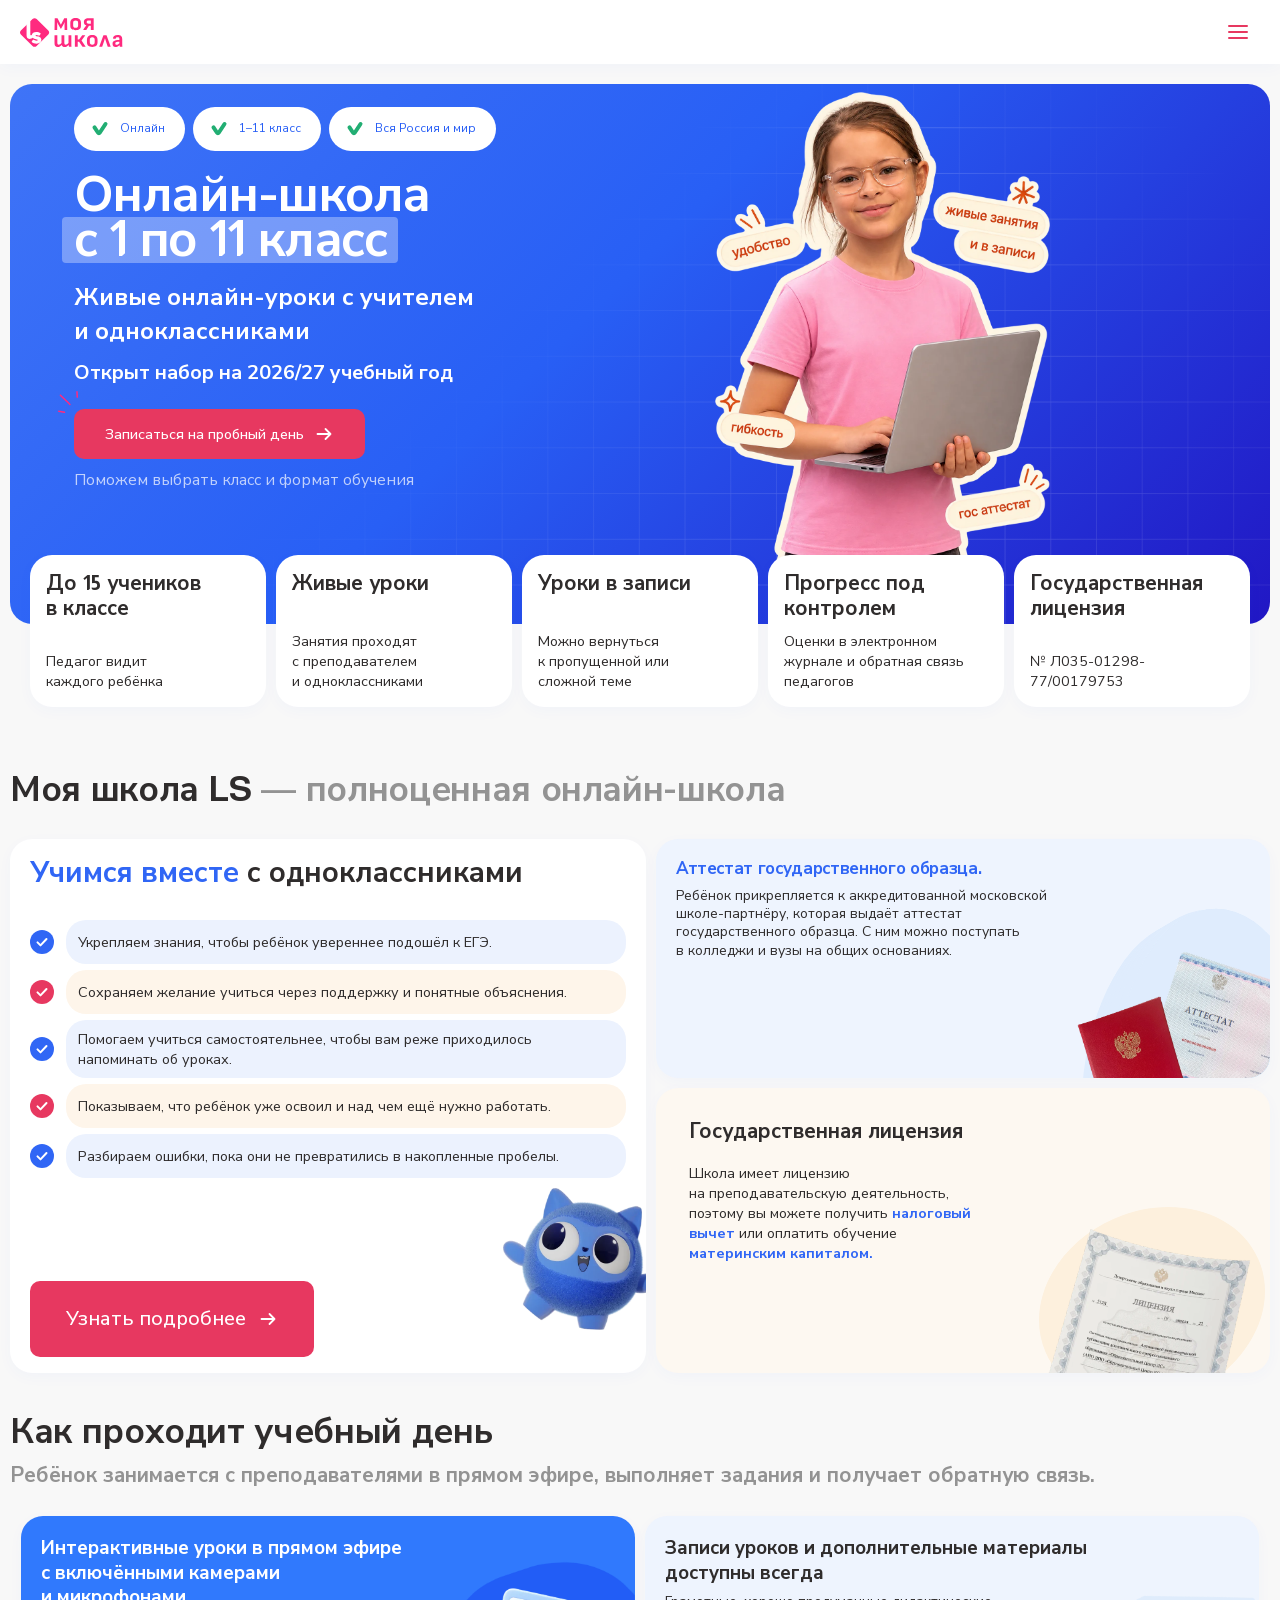
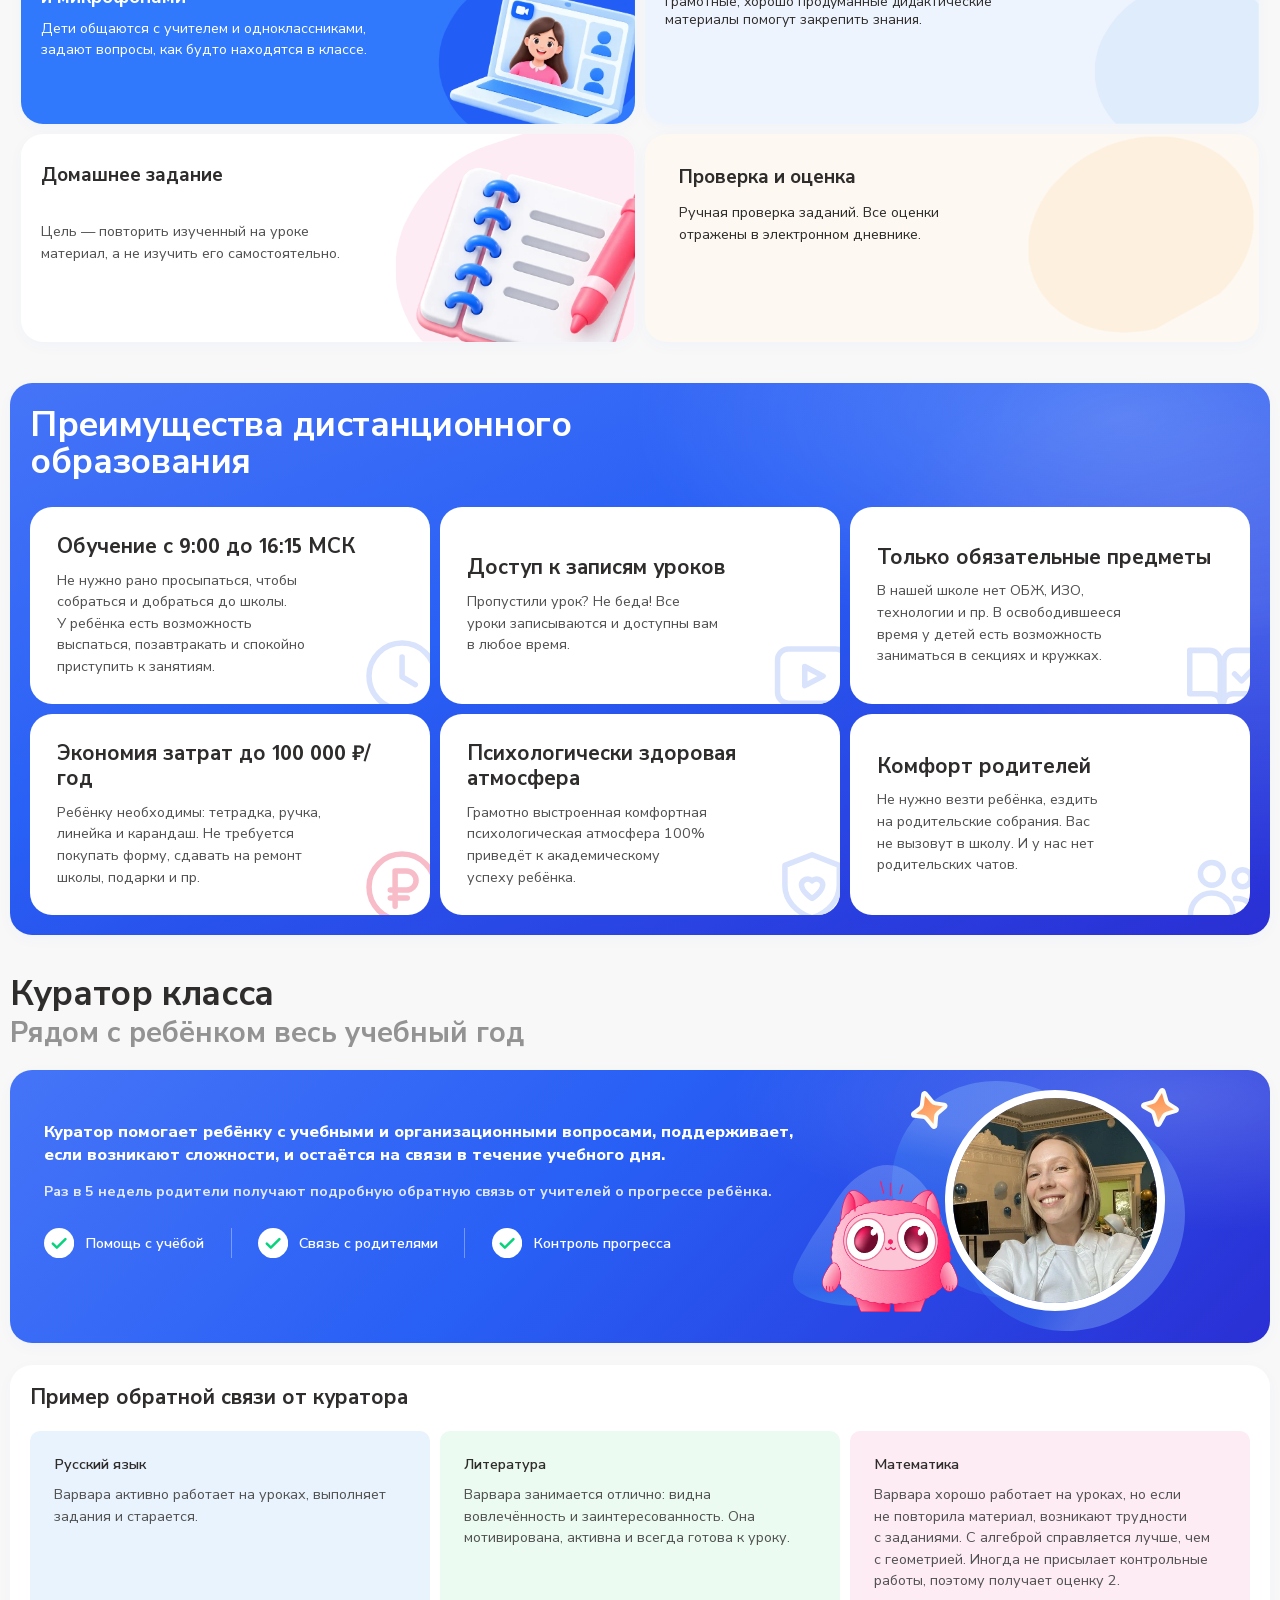
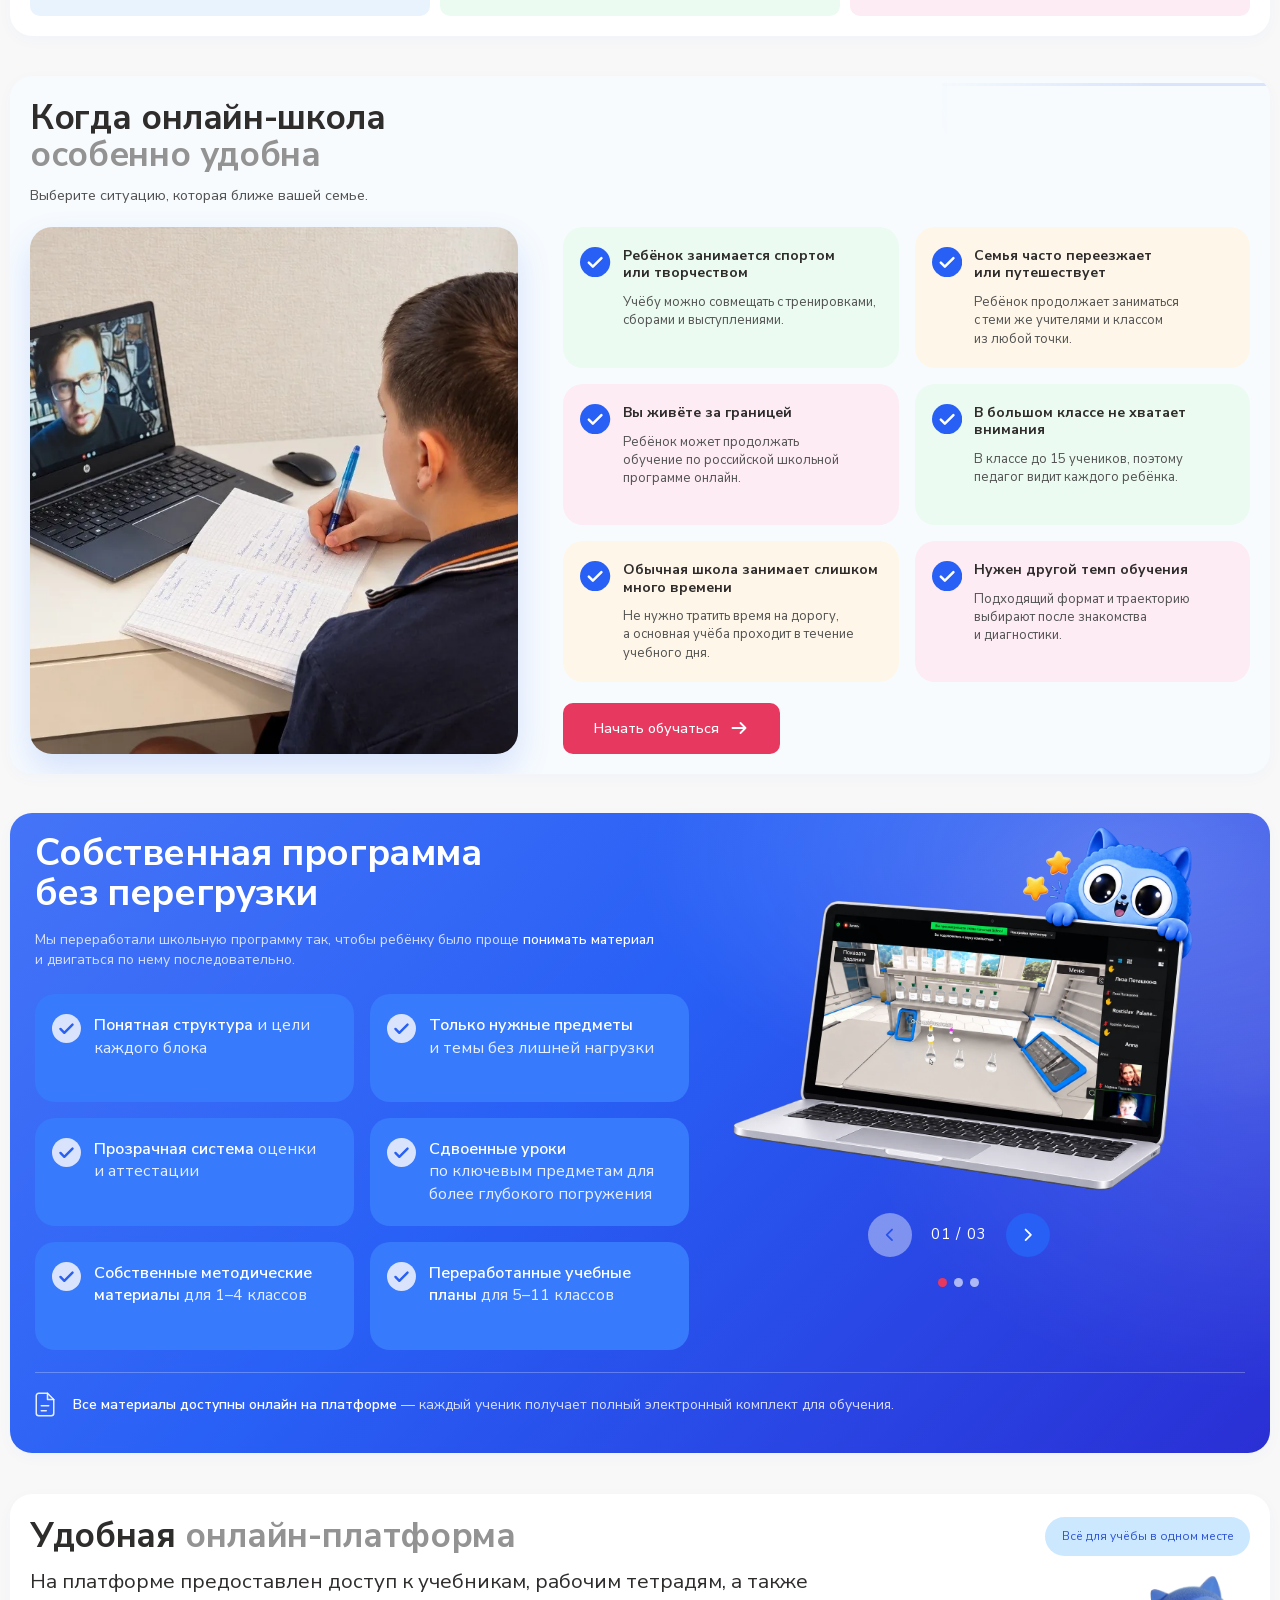
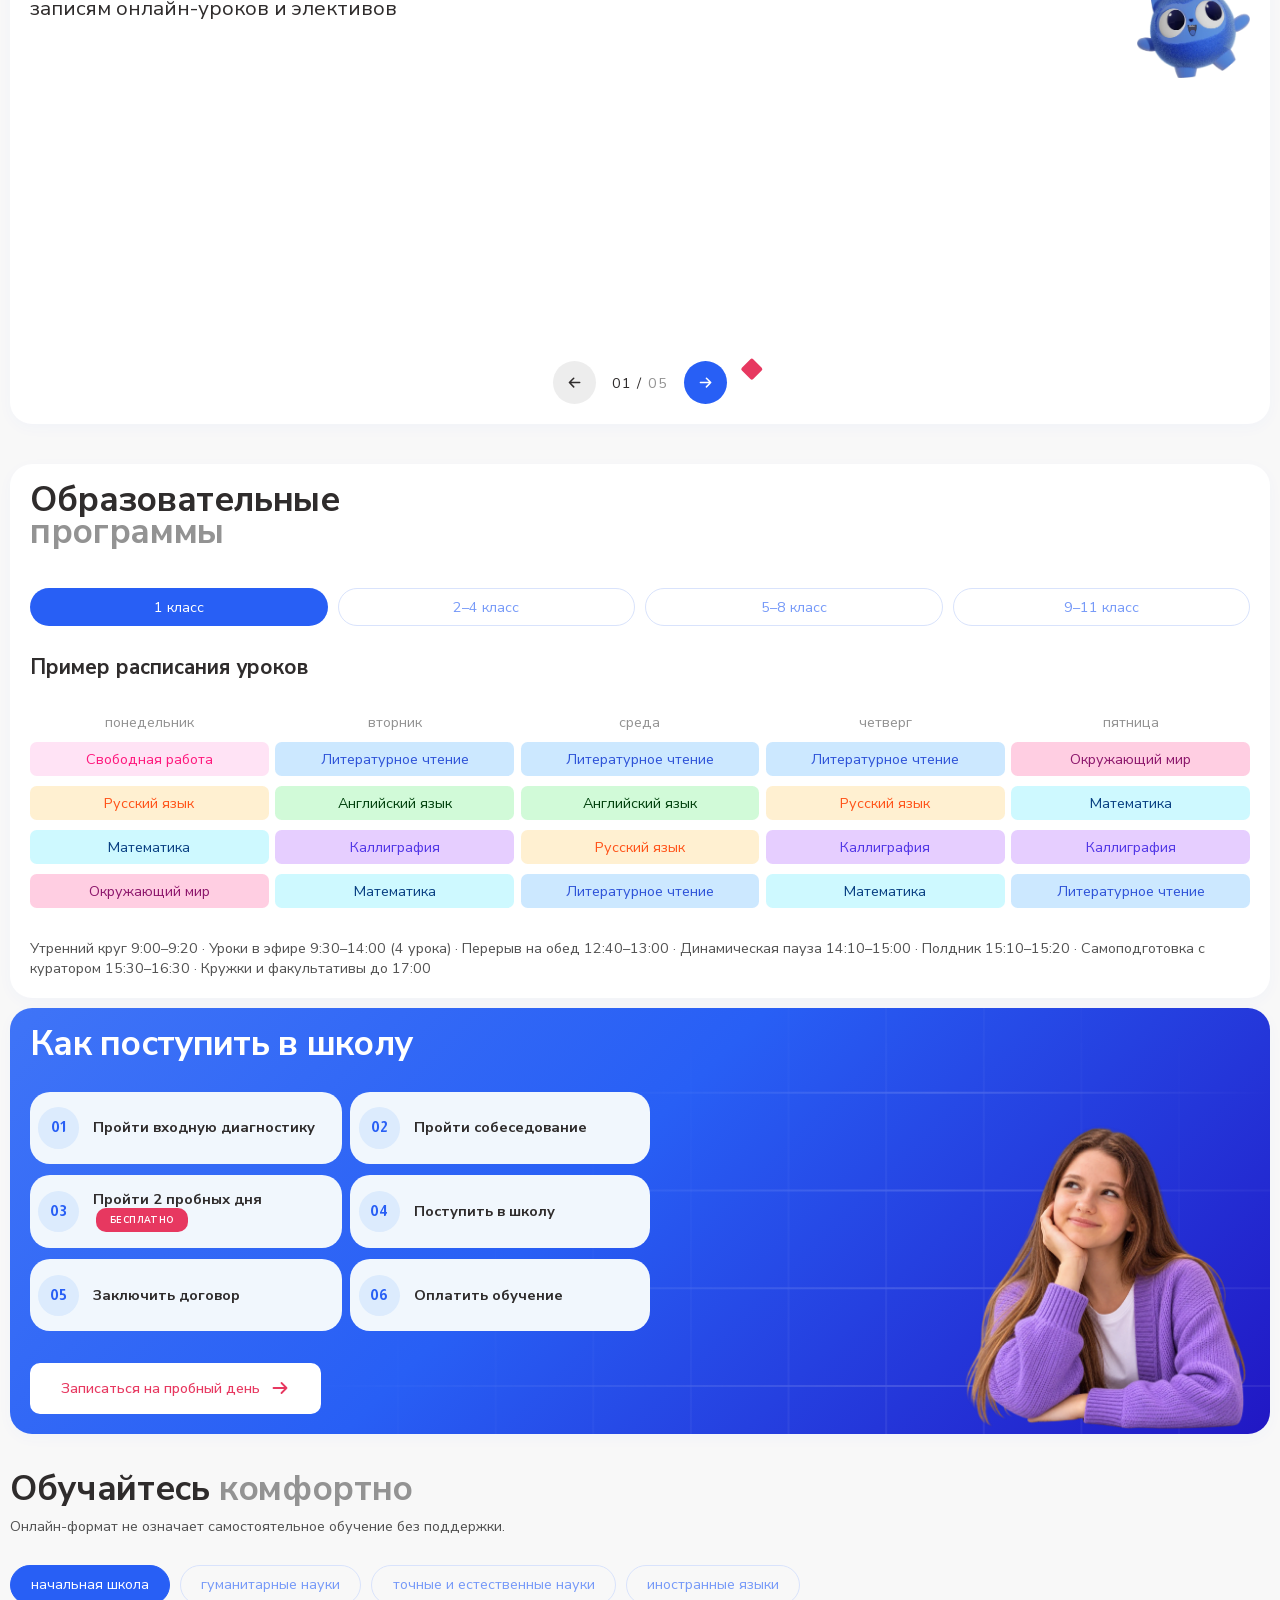
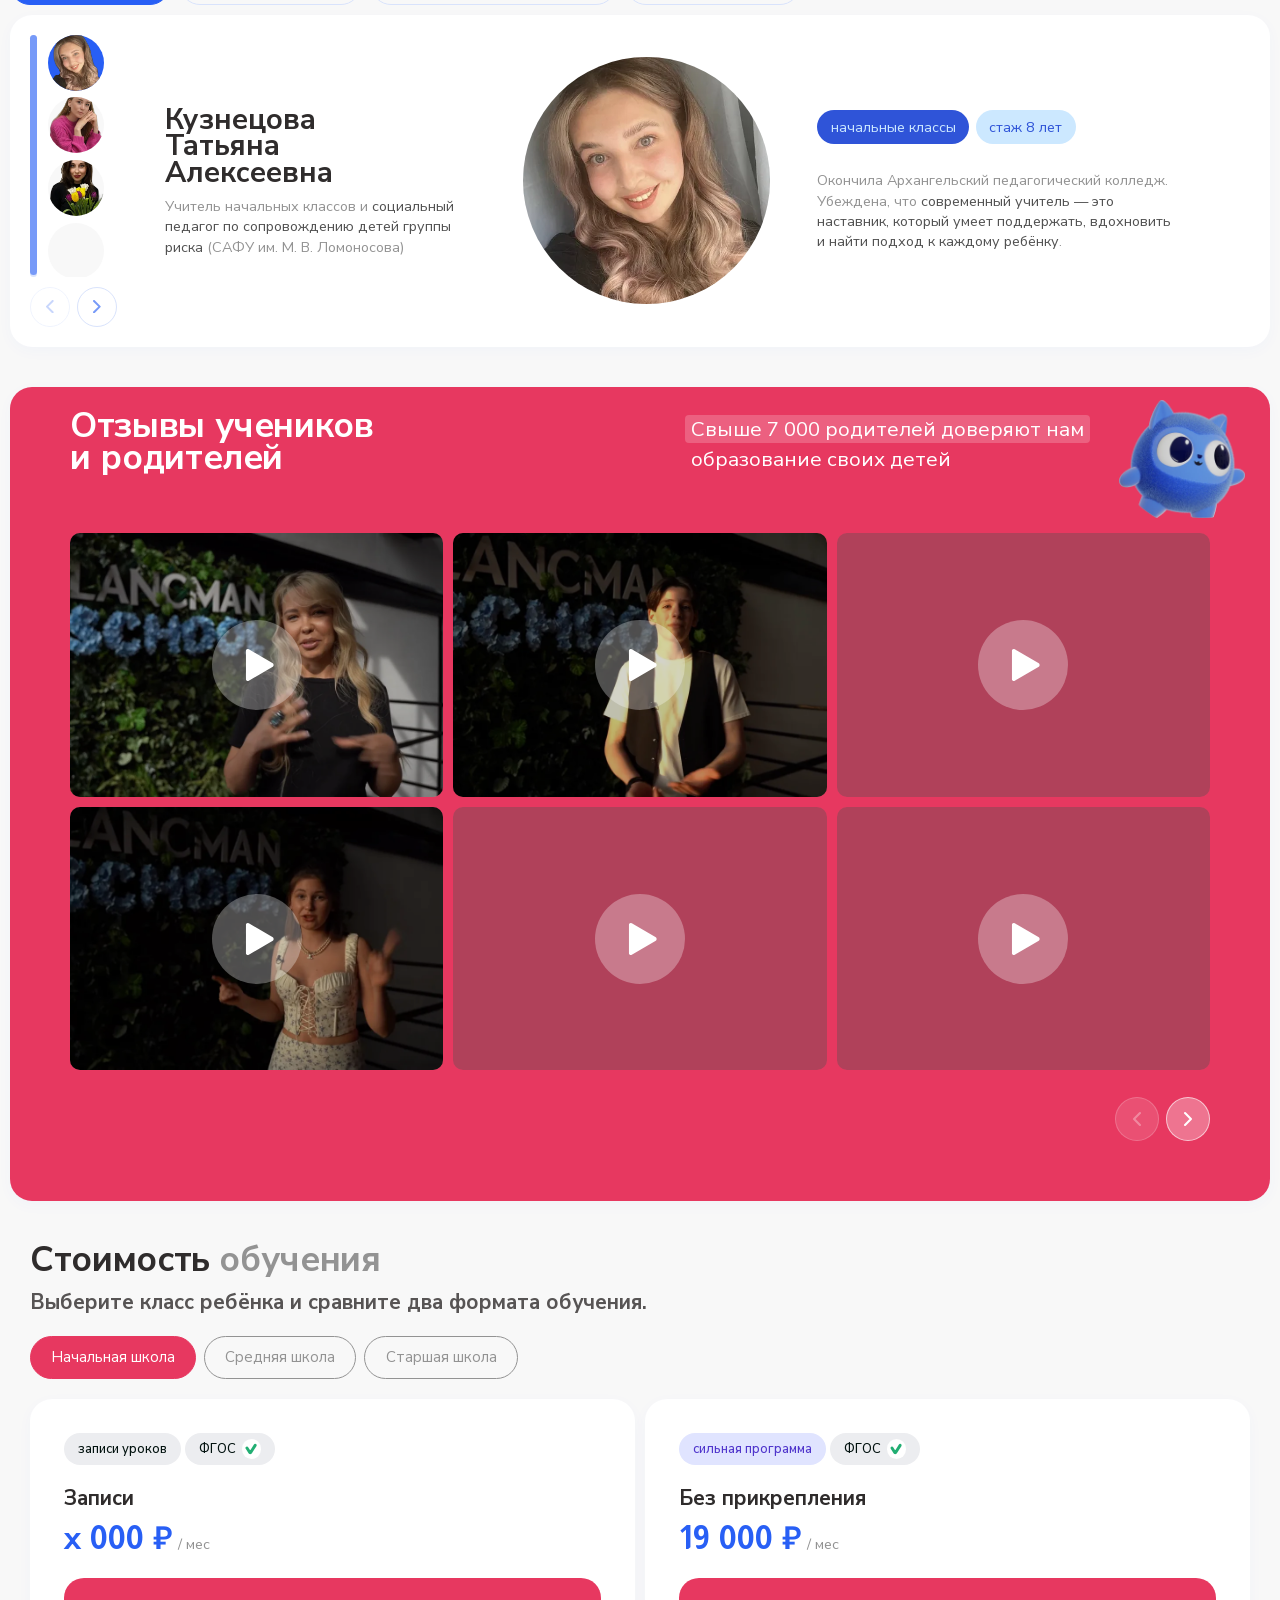
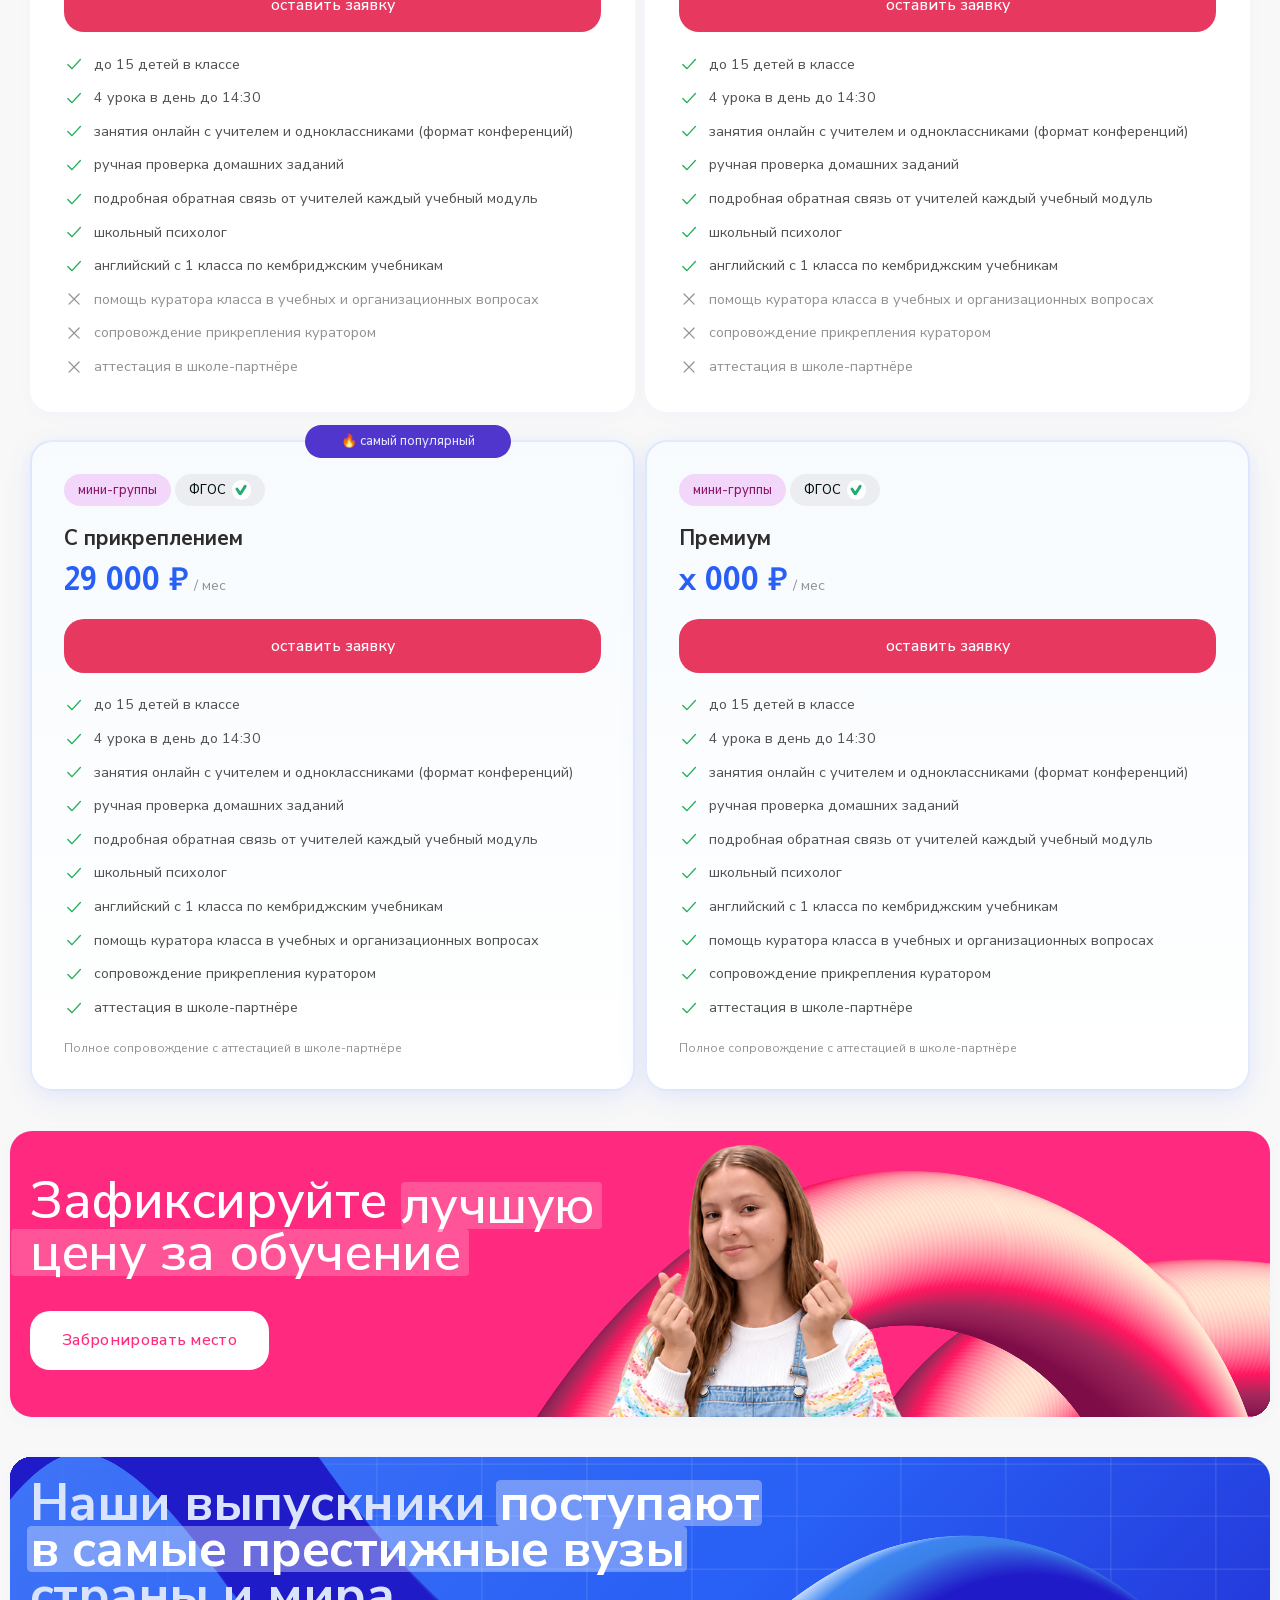
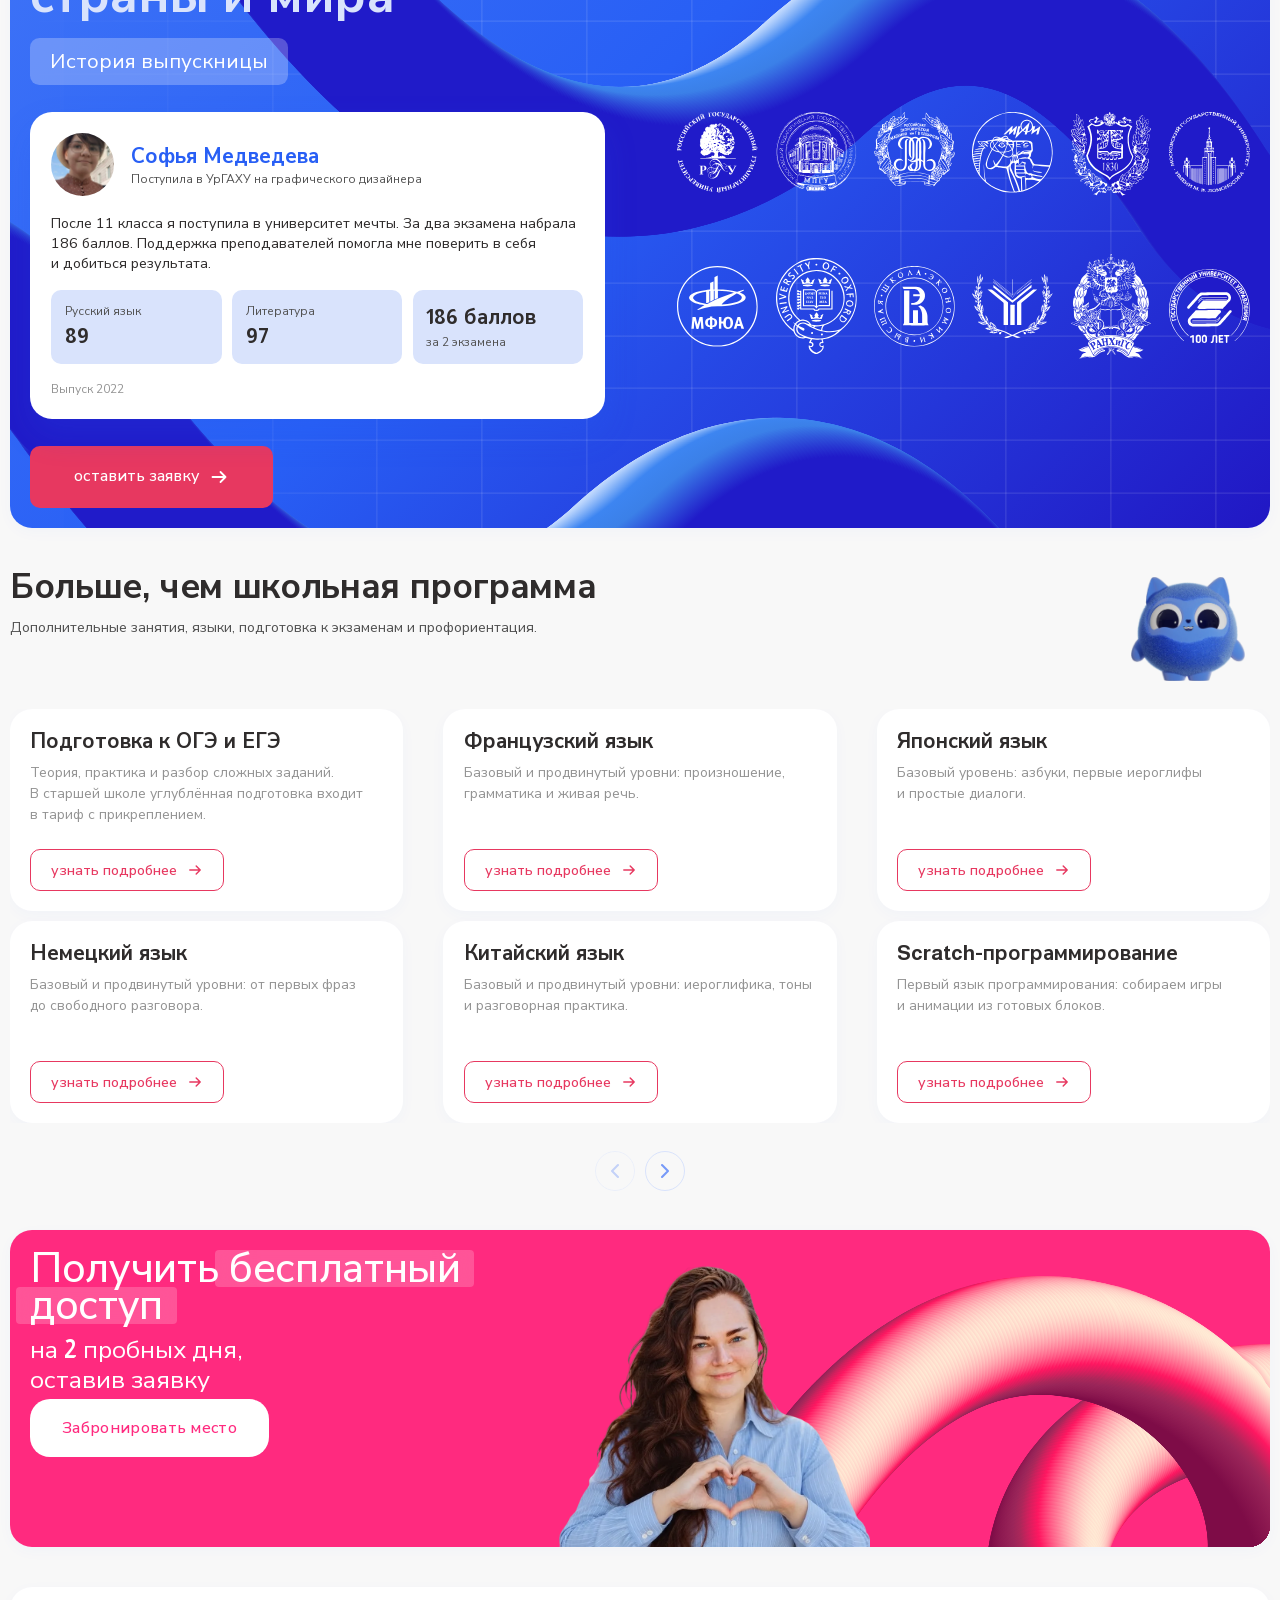
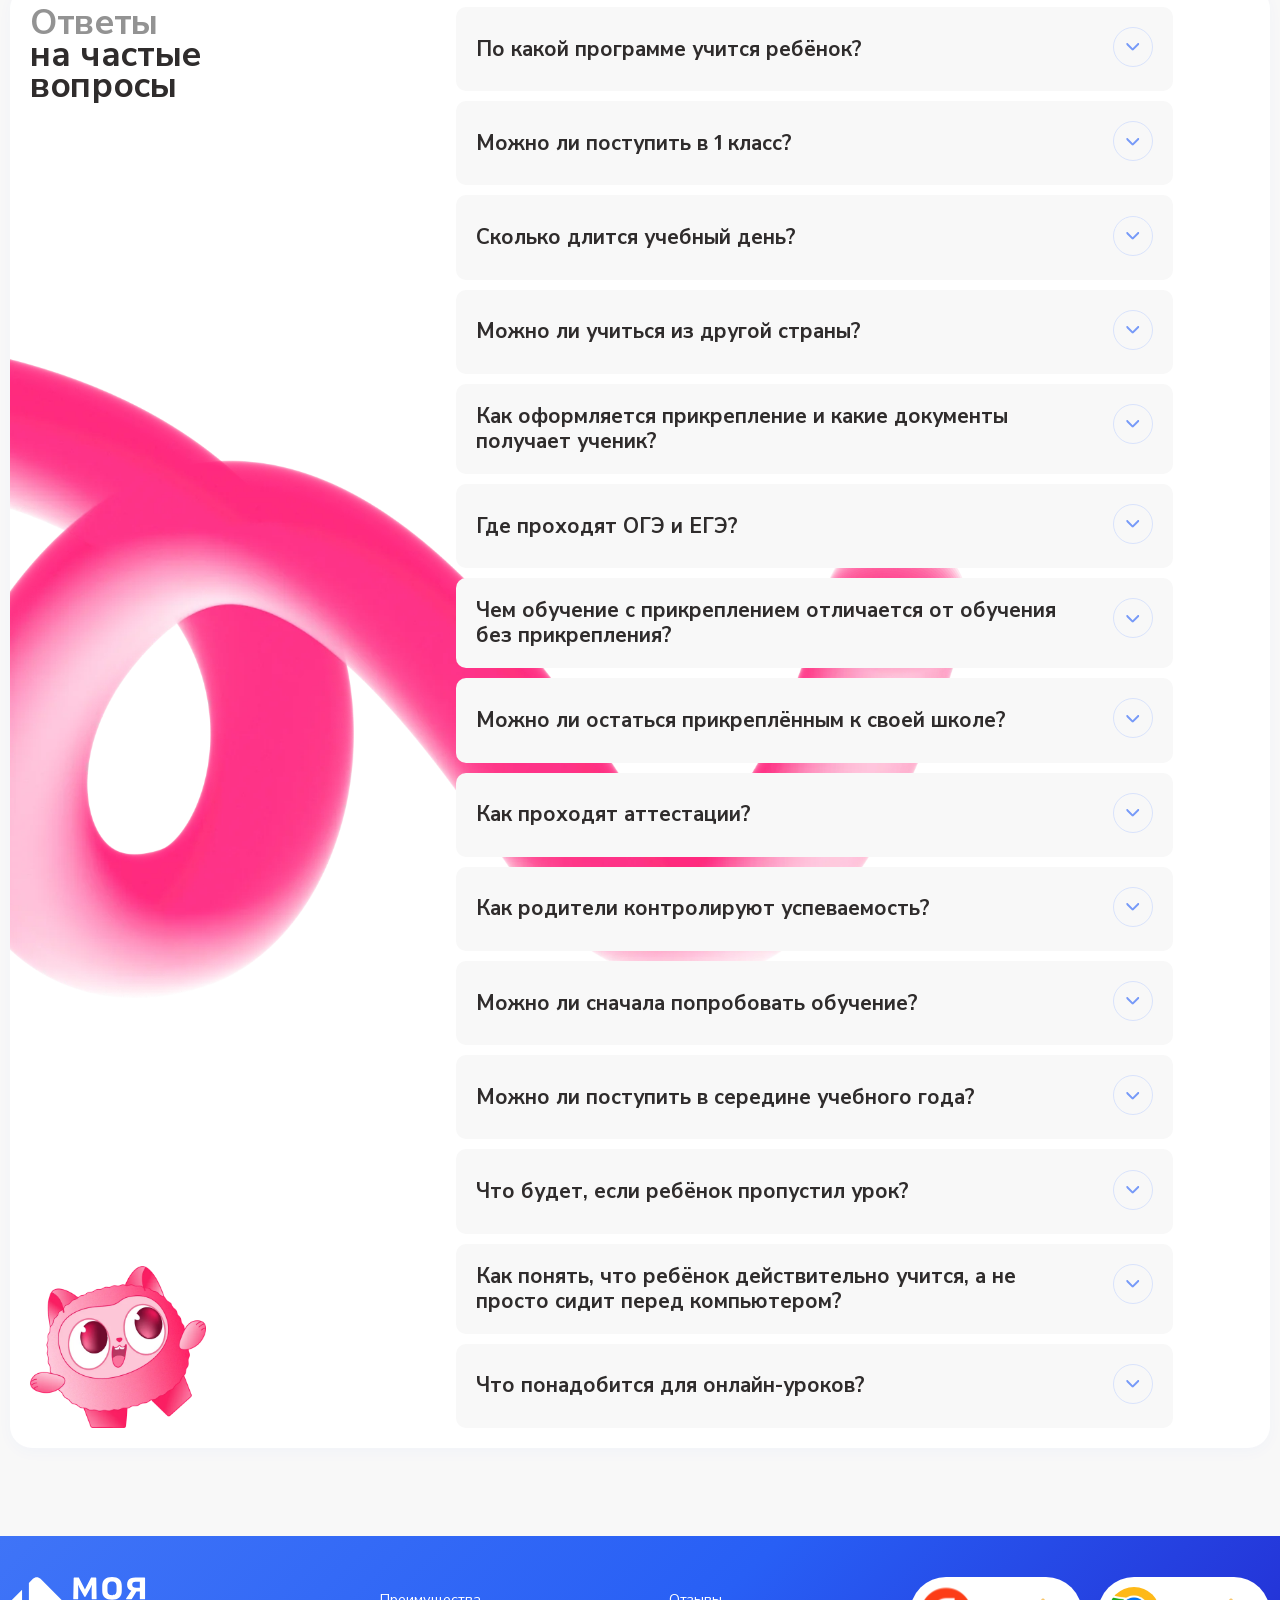
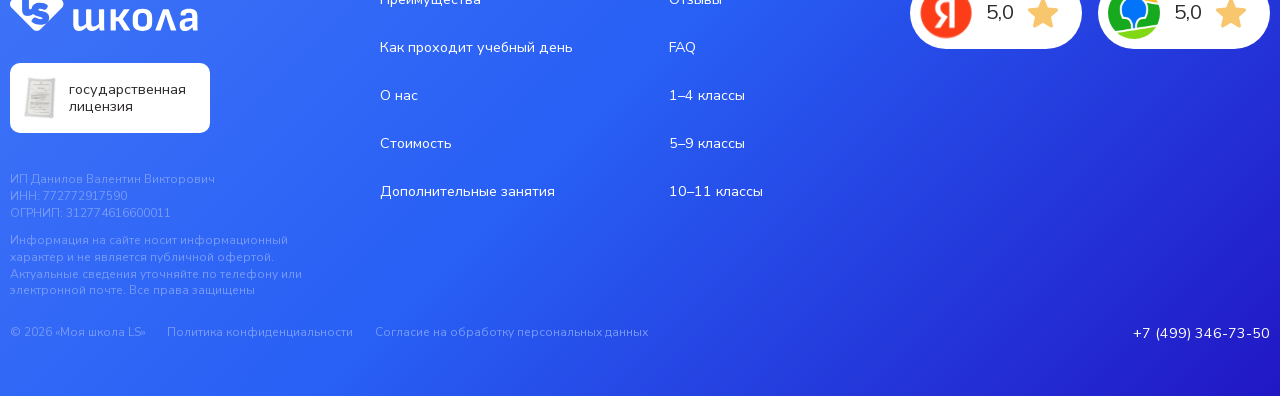
<file: index.html>
<!DOCTYPE html>
<html lang="ru">
<head>
  <meta charset="UTF-8">
  <meta name="viewport" content="width=device-width, initial-scale=1.0">
  <title>Моя школа LS — онлайн-школа с 1 по 11 класс</title>
  <meta name="description" content="Онлайн-школа «Моя школа LS»: аттестат государственного образца, до 15 учеников в классе, уроки в прямом эфире с записью, домашние задания без участия родителей. Учитесь из любой точки России и мира. Бесплатные 2 пробных дня.">
  <link rel="canonical" href="https://agb.lancmanschool.com/">
  <meta name="robots" content="index, follow, max-image-preview:large">

  <meta property="og:type" content="website">
  <meta property="og:site_name" content="Моя школа LS">
  <meta property="og:title" content="Моя школа LS — онлайн-школа с 1 по 11 класс">
  <meta property="og:description" content="Аттестат государственного образца, до 15 учеников в классе, уроки в прямом эфире, ДЗ без участия родителей. Обучение из любой точки. Бесплатные 2 пробных дня.">
  <meta property="og:url" content="https://agb.lancmanschool.com/">
  <meta property="og:image" content="https://agb.lancmanschool.com/assets/img/og-cover.jpg">
  <meta property="og:image:width" content="1200">
  <meta property="og:image:height" content="630">
  <meta property="og:image:alt" content="Онлайн-школа «Моя школа LS» — обучение с 1 по 11 класс из любой точки">
  <meta property="og:locale" content="ru_RU">

  <meta name="twitter:card" content="summary_large_image">
  <meta name="twitter:title" content="Моя школа LS — онлайн-школа с 1 по 11 класс">
  <meta name="twitter:description" content="Аттестат государственного образца, до 15 учеников в классе, уроки в прямом эфире, ДЗ без участия родителей. Обучение из любой точки. Бесплатные 2 пробных дня.">
  <meta name="twitter:image" content="https://agb.lancmanschool.com/assets/img/og-cover.jpg">

  <meta name="theme-color" content="#285FF5">

  <link rel="icon" type="image/png" href="assets/favicon/favicon-96x96.png" sizes="96x96">
  <link rel="icon" type="image/svg+xml" href="assets/favicon/favicon.svg">
  <link rel="shortcut icon" href="assets/favicon/favicon.ico">
  <link rel="apple-touch-icon" sizes="180x180" href="assets/favicon/apple-touch-icon.png">
  <meta name="apple-mobile-web-app-title" content="Моя Школа LS">
  <link rel="manifest" href="assets/favicon/site.webmanifest?v=2">

  <link rel="preload" href="assets/fonts/nunito-sans-cyrillic.woff2" as="font" type="font/woff2" crossorigin>
  <link rel="preload" href="assets/fonts/nunito-sans-latin.woff2" as="font" type="font/woff2" crossorigin>
  <link rel="preload" href="assets/fonts/almarai-latin-700.woff2" as="font" type="font/woff2" crossorigin>

  <link rel="stylesheet" href="css/base.css?v=8">
  <link rel="stylesheet" href="css/layout.css?v=3">
  <link rel="stylesheet" href="css/header.css?v=15">
  <link rel="stylesheet" href="css/hero.css?v=11">
  <link rel="stylesheet" href="css/info-cards.css?v=8">
  <link rel="stylesheet" href="css/school-intro.css?v=2">
  <link rel="stylesheet" href="css/onschool.css?v=14">
  <link rel="stylesheet" href="css/onschool-home.css?v=1">
  <link rel="stylesheet" href="css/attestat.css?v=12">
  <link rel="stylesheet" href="css/school-day.css?v=7">
  <link rel="stylesheet" href="css/benefits.css?v=2">
  <link rel="stylesheet" href="css/curator.css?v=9">
  <link rel="stylesheet" href="css/who-fits.css?v=19">
  <link rel="stylesheet" href="css/program.css?v=9">
  <link rel="stylesheet" href="css/platform.css?v=14">
  <link rel="stylesheet" href="css/programs.css?v=8">
  <link rel="stylesheet" href="css/classes.css?v=3">
  <link rel="stylesheet" href="css/about.css?v=14">
  <link rel="stylesheet" href="css/reviews.css?v=9">
  <link rel="stylesheet" href="css/pricing.css?v=13">
  <link rel="stylesheet" href="css/universities.css?v=8">
  <link rel="stylesheet" href="css/additional.css?v=6">
  <link rel="stylesheet" href="css/cta.css?v=6">
  <link rel="stylesheet" href="css/faq.css?v=3">
  <link rel="stylesheet" href="css/footer.css?v=13">
  <link rel="stylesheet" href="css/form.css?v=5">
  <link rel="stylesheet" href="css/mobile-cta.css">

  <script src="js/main.js?v=13" defer></script>
  <script src="js/analytics.js?v=2" defer></script>
  <script src="js/header.js?v=4" defer></script>
  <script src="js/mobile-cta.js?v=2" defer></script>
  <script src="js/programs.js?v=1" defer></script>
  <script src="js/classes.js?v=2" defer></script>
  <script src="js/about.js?v=4" defer></script>
  <script src="js/pricing.js?v=7" defer></script>
  <script src="js/additional.js?v=2" defer></script>
  <script src="js/reviews.js?v=7" defer></script>
  <script src="js/faq.js?v=3" defer></script>
  <script src="js/form.js?v=4" defer></script>
  <script src="js/bitrix.js?v=2" defer></script>
</head>
<body>

  <!-- Roistat Counter Start -->
  <script>
  (function(w, d, s, h, id) {
      w.roistatProjectId = id; w.roistatHost = h; w.roistatPage = d.location.href; w.roistatReferrer = d.referrer;
      var p = d.location.protocol == "https:" ? "https://" : "http://";
      var u = /^.*roistat_visit=[^;]+(.*)?$/.test(d.cookie) ? "/dist/module.js" : "/api/site/1.0/"+id+"/init?referrer="+encodeURIComponent(d.location.href);
      var js = d.createElement(s); js.charset="UTF-8"; js.async = 1; js.src = p+h+u; var js2 = d.getElementsByTagName(s)[0]; js2.parentNode.insertBefore(js, js2);
  })(window, document, 'script', 'cloud.roistat.com', '4be4190ead9f61d2879262bfc344eab0');
  </script>
  <!-- Roistat Counter End -->

  <!-- Yandex.Metrika counter -->
  <script type="text/javascript">
      (function(m,e,t,r,i,k,a){
          m[i]=m[i]||function(){(m[i].a=m[i].a||[]).push(arguments)};
          m[i].l=1*new Date();
          for (var j = 0; j < document.scripts.length; j++) {if (document.scripts[j].src === r) { return; }}
          k=e.createElement(t),a=e.getElementsByTagName(t)[0],k.async=1,k.src=r,a.parentNode.insertBefore(k,a)
      })(window, document,'script','https://mc.yandex.ru/metrika/tag.js', 'ym');

      ym(37734395, 'init', {webvisor:true, trackHash:true, clickmap:true, referrer: document.referrer, url: location.href, accurateTrackBounce:true, trackLinks:true});
  </script>
  <noscript><div><img src="https://mc.yandex.ru/watch/37734395" style="position:absolute; left:-9999px;" alt="" /></div></noscript>
  <!-- /Yandex.Metrika counter -->

  <script data-b24-form="click/225/yn061r" data-skip-moving="true">
  window.roistatVisitCallback = function (visitId) {
      window.addEventListener('b24:form:init', (event) => {
          let form = event.detail.object;
          form.setProperty("roistatID", visitId);
      });
  (function(w,d,u){var s=d.createElement('script');s.async=true;s.src=u+'?'+(Date.now()/180000|0);var h=d.getElementsByTagName('script')[0];h.parentNode.insertBefore(s,h);})(window,document,'https://cdn-ru.bitrix24.ru/b921701/crm/form/loader_225.js');
  };
  </script>
  <button class="b24-trigger" type="button" data-b24-form="click/225/yn061r" aria-hidden="true" tabindex="-1"></button>

  <header class="header">
    <div class="container header__inner">
      <a class="header__logo" href="#" aria-label="Моя школа LS — на главную">
        <img src="assets/img/logo.svg" alt="Моя школа LS" width="108" height="29">
      </a>

      <nav class="header__nav" aria-label="Основное меню">
        <div class="header__group header__group--active">
          <div class="header__switch">
            <button class="header__group-btn" type="button" aria-expanded="false" aria-haspopup="true" aria-controls="nav-classes">Онлайн-школа<svg class="header__chevron" width="10" height="6" viewBox="0 0 10 6" fill="none" aria-hidden="true"><path d="m1 1 4 4 4-4" stroke="currentColor" stroke-width="1.5" stroke-linecap="round" stroke-linejoin="round"/></svg></button>
          </div>
          <div class="header__dropdown" id="nav-classes">
            <a class="header__option" href="1-4-klass/">1–4&nbsp;классы</a>
            <a class="header__option" href="5-9-klass/">5–9&nbsp;классы</a>
            <a class="header__option" href="10-11-klass/">10–11&nbsp;классы</a>
          </div>
        </div>
        <a class="header__link" href="#school-intro">О&nbsp;школе</a>
        <a class="header__link" href="#school-day">Как проходит обучение</a>
        <a class="header__link" href="#pricing">Стоимость</a>
        <a class="header__link" href="#reviews">Отзывы</a>
        <a class="header__link" href="#faq">FAQ</a>
      </nav>

      <a class="header__phone" href="tel:+74993467350">+7&nbsp;(499)&nbsp;346-73-50</a>

      <a class="btn btn--small btn--blue header__cta" href="#form" data-open-form="Консультация" data-cta-location="header">Получить консультацию</a>

      <button class="header__burger" type="button" aria-label="Открыть меню" aria-expanded="false">
        <svg width="24" height="24" viewBox="0 0 24 24" fill="none" aria-hidden="true">
          <path d="M3 6h18M3 12h18M3 18h18" stroke="currentColor" stroke-width="2" stroke-linecap="round"/>
        </svg>
      </button>

      <div class="header__menu">
        <div class="header__menu-bar">
          <img src="assets/img/logo.svg" alt="Моя школа LS" width="108" height="29" loading="lazy" decoding="async">
          <button class="header__menu-close" type="button" aria-label="Закрыть меню">
            <svg width="24" height="24" viewBox="0 0 24 24" fill="none" aria-hidden="true">
              <path d="m5 5 14 14M19 5 5 19" stroke="currentColor" stroke-width="2" stroke-linecap="round"/>
            </svg>
          </button>
        </div>
        <nav class="header__menu-nav" aria-label="Мобильное меню">
          <div class="header__menu-classes">
            <a class="header__menu-class header__menu-class--active" aria-current="page" href="./">Онлайн-школа</a>
            <a class="header__menu-class" href="1-4-klass/">1–4&nbsp;классы</a>
            <a class="header__menu-class" href="5-9-klass/">5–9&nbsp;классы</a>
            <a class="header__menu-class" href="10-11-klass/">10–11&nbsp;классы</a>
          </div>
          <a href="#school-intro">О&nbsp;школе</a>
          <a href="#school-day">Как проходит обучение</a>
          <a href="#pricing">Стоимость</a>
          <a href="#reviews">Отзывы</a>
          <a href="#faq">FAQ</a>
        </nav>
        <a class="header__menu-phone" href="tel:+74993467350">+7&nbsp;(499)&nbsp;346-73-50</a>
        <a class="btn btn--primary header__menu-cta" href="#form" data-open-form="Консультация" data-cta-location="header-menu">
          Получить консультацию
          <svg class="btn__arrow" width="20" height="20" viewBox="0 0 20 20" fill="none" aria-hidden="true">
            <path d="M3.5 10h13m0 0-5-5m5 5-5 5" stroke="currentColor" stroke-width="1.8" stroke-linecap="round" stroke-linejoin="round"/>
          </svg>
        </a>
      </div>
    </div>
  </header>

  <div class="mobile-cta">
    <a class="btn btn--blue" href="#form" data-open-form="Консультация" data-cta-location="sticky">Получить консультацию</a>
  </div>

  <main>
    <div class="hero-group">
    <section class="hero" id="hero">
      <div class="hero__panel">
        <div class="hero__content">
          <ul class="hero__locations">
            <li class="hero__location"><img src="assets/img/green checkmark.svg" alt="" width="24" height="24">Онлайн</li>
            <li class="hero__location"><img src="assets/img/green checkmark.svg" alt="" width="24" height="24">1–11&nbsp;класс</li>
            <li class="hero__location"><img src="assets/img/green checkmark.svg" alt="" width="24" height="24">Вся Россия и&nbsp;мир</li>
          </ul>

          <h1 class="hero__title">Онлайн-школа<br><span class="hero__hl">с&nbsp;1 по&nbsp;11&nbsp;класс</span></h1>

          <p class="hero__desc">Живые онлайн-уроки с&nbsp;учителем и&nbsp;одноклассниками</p>

          <p class="hero__note">Открыт набор на&nbsp;2026/27&nbsp;учебный год</p>

          <div class="hero__cta">
            <img class="hero__spark hero__spark--btn" src="assets/img/hero/spark-btn.svg" alt="" width="20" height="22">
            <a class="btn btn--primary" href="#form" data-open-form data-cta-location="hero">
              Записаться на&nbsp;пробный день
              <svg class="btn__arrow" width="20" height="20" viewBox="0 0 20 20" fill="none" aria-hidden="true">
                <path d="M3.5 10h13m0 0-5-5m5 5-5 5" stroke="currentColor" stroke-width="1.8" stroke-linecap="round" stroke-linejoin="round"/>
              </svg>
            </a>
          </div>

          <p class="hero__cta-note">Поможем выбрать класс и&nbsp;формат обучения</p>
        </div>

        <div class="hero__kids">
          <img class="hero__kid" src="assets/img/hero/kid-online.webp" alt="Ученица онлайн-школы «Моя школа LS» с ноутбуком" width="1001" height="1500">
        </div>
      </div>
    </section>

    <section class="info-cards" id="advantages">
      <ul class="info-cards__list">
        <li class="info-cards__card">
          <h3 class="info-cards__title">До&nbsp;15&nbsp;учеников в&nbsp;классе</h3>
          <p class="info-cards__text">Педагог видит каждого ребёнка</p>
        </li>
        <li class="info-cards__card">
          <h3 class="info-cards__title">Живые уроки</h3>
          <p class="info-cards__text">Занятия проходят с&nbsp;преподавателем и&nbsp;одноклассниками</p>
        </li>
        <li class="info-cards__card">
          <h3 class="info-cards__title">Уроки в&nbsp;записи</h3>
          <p class="info-cards__text">Можно вернуться к&nbsp;пропущенной или сложной теме</p>
        </li>
        <li class="info-cards__card">
          <h3 class="info-cards__title">Прогресс под контролем</h3>
          <p class="info-cards__text">Оценки в&nbsp;электронном журнале и&nbsp;обратная связь педагогов</p>
        </li>
        <li class="info-cards__card info-cards__card--license">
          <h3 class="info-cards__title">Государственная лицензия</h3>
          <p class="info-cards__text">№&nbsp;Л035-01298-77/00179753</p>
        </li>
      </ul>
    </section>
    </div>

    <section class="school-intro" id="school-intro">
      <div class="container">
        <h2 class="school-intro__title">Моя школа&nbsp;LS <span class="school-intro__title-muted">— полноценная онлайн-школа</span></h2>
      </div>
    </section>

    <section class="onschool" id="onschool">
      <div class="container">
        <div class="onschool__grid">
          <article class="onschool-card attestat" id="attestat">
            <div class="attestat__content">
              <h3 class="attestat__title"><span class="attestat__title-accent">Учимся вместе</span> с&nbsp;одноклассниками</h3>
              <ul class="attestat__facts">
                  <li class="attestat__fact attestat__fact--blue"><svg class="attestat__check" width="14" height="14" viewBox="0 0 14 14" fill="none" aria-hidden="true"><path d="M2.5 7.4l3 3 6-6.4" stroke="currentColor" stroke-width="2" stroke-linecap="round" stroke-linejoin="round"/></svg><span class="attestat__fact-text">Укрепляем знания, чтобы ребёнок увереннее подошёл к&nbsp;ЕГЭ.</span></li>
                  <li class="attestat__fact attestat__fact--pink"><svg class="attestat__check" width="14" height="14" viewBox="0 0 14 14" fill="none" aria-hidden="true"><path d="M2.5 7.4l3 3 6-6.4" stroke="currentColor" stroke-width="2" stroke-linecap="round" stroke-linejoin="round"/></svg><span class="attestat__fact-text">Сохраняем желание учиться через поддержку и&nbsp;понятные объяснения.</span></li>
                  <li class="attestat__fact attestat__fact--blue"><svg class="attestat__check" width="14" height="14" viewBox="0 0 14 14" fill="none" aria-hidden="true"><path d="M2.5 7.4l3 3 6-6.4" stroke="currentColor" stroke-width="2" stroke-linecap="round" stroke-linejoin="round"/></svg><span class="attestat__fact-text">Помогаем учиться самостоятельнее, чтобы вам реже приходилось напоминать об&nbsp;уроках.</span></li>
                  <li class="attestat__fact attestat__fact--pink"><svg class="attestat__check" width="14" height="14" viewBox="0 0 14 14" fill="none" aria-hidden="true"><path d="M2.5 7.4l3 3 6-6.4" stroke="currentColor" stroke-width="2" stroke-linecap="round" stroke-linejoin="round"/></svg><span class="attestat__fact-text">Показываем, что ребёнок уже освоил и&nbsp;над чем ещё нужно работать.</span></li>
                  <li class="attestat__fact attestat__fact--blue"><svg class="attestat__check" width="14" height="14" viewBox="0 0 14 14" fill="none" aria-hidden="true"><path d="M2.5 7.4l3 3 6-6.4" stroke="currentColor" stroke-width="2" stroke-linecap="round" stroke-linejoin="round"/></svg><span class="attestat__fact-text">Разбираем ошибки, пока они не&nbsp;превратились в&nbsp;накопленные пробелы.</span></li>
              </ul>
              <a class="btn btn--primary" href="#form" data-open-form data-cta-location="attestat">Узнать подробнее
                <svg class="btn__arrow" width="20" height="20" viewBox="0 0 20 20" fill="none" aria-hidden="true">
                    <path d="M3.5 10h13m0 0-5-5m5 5-5 5" stroke="currentColor" stroke-width="1.8" stroke-linecap="round" stroke-linejoin="round"/>
                  </svg>
              </a>
            </div>
            <img class="attestat__owl" src="assets/img/landing/10-11/blue-4.webp" alt="" aria-hidden="true" width="520" height="466" loading="lazy" decoding="async">
          </article>

          <div class="onschool__col">
            <div class="onschool-online">
              <div class="onschool-online__text">
                <h3 class="onschool-online__title">Аттестат государственного образца.</h3>
                <p class="onschool-online__subtitle">Ребёнок прикрепляется к&nbsp;аккредитованной московской школе-партнёру, которая выдаёт аттестат государственного образца. С&nbsp;ним можно поступать в&nbsp;колледжи и&nbsp;вузы на&nbsp;общих основаниях.</p>
              </div>
              <img class="onschool-online__diploma" src="assets/img/landing/10-11/attestat.webp" alt="Аттестат о среднем общем образовании и красный диплом с отличием" width="1400" height="835" loading="lazy" decoding="async">
            </div>

            <article class="onschool-card license">
              <div class="license__text">
                <h3 class="onschool-card__title">Государственная лицензия</h3>
                <p class="onschool-card__desc">Школа имеет лицензию на&nbsp;преподавательскую деятельность, поэтому вы можете получить <span class="onschool-accent">налоговый вычет</span> или оплатить обучение <span class="onschool-accent">материнским капиталом.</span></p>
              </div>
              <img class="license__img" src="assets/img/landing/10-11/license.webp" alt="Скан государственной лицензии школы" width="696" height="900" loading="lazy" decoding="async">
            </article>
          </div>
        </div>
      </div>
    </section>

    <section class="school-day" id="school-day">
      <div class="container school-day__inner">
        <header class="school-day__head">
          <h2 class="school-day__title">Как проходит учебный день</h2>
          <p class="school-day__subtitle">Ребёнок занимается с&nbsp;преподавателями в&nbsp;прямом эфире, выполняет задания и&nbsp;получает обратную связь.</p>
        </header>

        <ol class="school-day__steps">
          <li class="school-day__step school-day__step--live">
            <div class="school-day__text">
              <h3 class="school-day__step-title">Интерактивные уроки в&nbsp;прямом эфире с&nbsp;включёнными камерами и&nbsp;микрофонами</h3>
              <p class="school-day__step-text">Дети общаются с&nbsp;учителем и&nbsp;одноклассниками, задают вопросы, как будто находятся в&nbsp;классе.</p>
            </div>
            <img class="school-day__img" src="assets/img/school-day/laptop.webp" alt="" aria-hidden="true" width="666" height="511" loading="lazy" decoding="async">
          </li>
          <li class="school-day__step school-day__step--records">
            <div class="school-day__text">
              <h3 class="school-day__step-title">Записи уроков и&nbsp;дополнительные материалы доступны всегда</h3>
              <p class="school-day__step-text">Грамотные, хорошо продуманные дидактические материалы помогут закрепить знания.</p>
            </div>
            <img class="school-day__img" src="assets/img/school-day/records.webp" alt="" aria-hidden="true" width="598" height="542" loading="lazy" decoding="async">
          </li>
          <li class="school-day__step school-day__step--homework">
            <div class="school-day__text">
              <h3 class="school-day__step-title">Домашнее задание</h3>
              <p class="school-day__step-text">Цель&nbsp;— повторить изученный на&nbsp;уроке материал, а&nbsp;не&nbsp;изучить его самостоятельно.</p>
            </div>
            <img class="school-day__img" src="assets/img/school-day/notebook.webp" alt="" aria-hidden="true" width="774" height="754" loading="lazy" decoding="async">
          </li>
          <li class="school-day__step school-day__step--check">
            <div class="school-day__text">
              <h3 class="school-day__step-title">Проверка и&nbsp;оценка</h3>
              <p class="school-day__step-text">Ручная проверка заданий. Все оценки отражены в&nbsp;электронном дневнике.</p>
            </div>
            <img class="school-day__img" src="assets/img/school-day/check.webp" alt="" aria-hidden="true" width="725" height="626" loading="lazy" decoding="async">
          </li>
        </ol>
      </div>
    </section>

    <section class="benefits" id="benefits">
      <div class="container benefits__inner">
        <div class="benefits__box">
          <h2 class="benefits__title">Преимущества дистанционного образования</h2>

          <ul class="benefits__list">
          <li class="benefits__card">
            <h3 class="benefits__card-title">Обучение с&nbsp;9:00 до&nbsp;16:15 МСК</h3>
            <p class="benefits__card-text">Не&nbsp;нужно рано просыпаться, чтобы собраться и&nbsp;добраться до&nbsp;школы. У&nbsp;ребёнка есть возможность выспаться, позавтракать и&nbsp;спокойно приступить к&nbsp;занятиям.</p>
            <svg class="benefits__icon" viewBox="0 0 24 24" fill="none" stroke="currentColor" stroke-width="1.5" stroke-linecap="round" stroke-linejoin="round" aria-hidden="true" focusable="false"><circle cx="12" cy="12" r="9"/><path d="M12 6.8v5.4l3.6 2.1"/></svg>
          </li>
          <li class="benefits__card">
            <h3 class="benefits__card-title">Доступ к&nbsp;записям уроков</h3>
            <p class="benefits__card-text">Пропустили урок? Не&nbsp;беда! Все уроки записываются и&nbsp;доступны вам в&nbsp;любое время.</p>
            <svg class="benefits__icon" viewBox="0 0 24 24" fill="none" stroke="currentColor" stroke-width="1.5" stroke-linecap="round" stroke-linejoin="round" aria-hidden="true" focusable="false"><rect x="2.6" y="4.6" width="18.8" height="14.8" rx="3"/><path d="M10 9.4l5 2.6-5 2.6z"/></svg>
          </li>
          <li class="benefits__card">
            <h3 class="benefits__card-title">Только обязательные предметы</h3>
            <p class="benefits__card-text">В&nbsp;нашей школе нет ОБЖ, ИЗО, технологии и&nbsp;пр. В&nbsp;освободившееся время у&nbsp;детей есть возможность заниматься в&nbsp;секциях и&nbsp;кружках.</p>
            <svg class="benefits__icon" viewBox="0 0 24 24" fill="none" stroke="currentColor" stroke-width="1.5" stroke-linecap="round" stroke-linejoin="round" aria-hidden="true" focusable="false"><path d="M3.2 5h5.3a3 3 0 0 1 3 3v11a2.4 2.4 0 0 0-2.4-2.2H3.2z"/><path d="M20.8 5h-5.3a3 3 0 0 0-3 3v11a2.4 2.4 0 0 1 2.4-2.2h5.9z"/><path d="M15.4 11.4l1.9 1.9 3.4-3.6"/></svg>
          </li>
          <li class="benefits__card">
            <h3 class="benefits__card-title">Экономия затрат до&nbsp;100&nbsp;000&nbsp;₽/год</h3>
            <p class="benefits__card-text">Ребёнку необходимы: тетрадка, ручка, линейка и&nbsp;карандаш. Не&nbsp;требуется покупать форму, сдавать на&nbsp;ремонт школы, подарки и&nbsp;пр.</p>
            <svg class="benefits__icon benefits__icon--money" viewBox="0 0 24 24" fill="none" stroke="currentColor" stroke-width="1.5" stroke-linecap="round" stroke-linejoin="round" aria-hidden="true" focusable="false"><circle cx="12" cy="12" r="9"/><path d="M10.1 17.2V7.6h3.1a2.6 2.6 0 0 1 0 5.2H8.8"/><path d="M8.8 15h4.6"/></svg>
          </li>
          <li class="benefits__card">
            <h3 class="benefits__card-title">Психологически здоровая атмосфера</h3>
            <p class="benefits__card-text">Грамотно выстроенная комфортная психологическая атмосфера 100% приведёт к&nbsp;академическому успеху ребёнка.</p>
            <svg class="benefits__icon" viewBox="0 0 24 24" fill="none" stroke="currentColor" stroke-width="1.5" stroke-linecap="round" stroke-linejoin="round" aria-hidden="true" focusable="false"><path d="M12 3.2l7.4 2.9v5.4c0 4-2.9 7.3-7.4 8.9-4.5-1.6-7.4-4.9-7.4-8.9V6.1z"/><path d="M12 15.1s-2.9-1.8-2.9-3.8a1.7 1.7 0 0 1 2.9-1 1.7 1.7 0 0 1 2.9 1c0 2-2.9 3.8-2.9 3.8z"/></svg>
          </li>
          <li class="benefits__card">
            <h3 class="benefits__card-title">Комфорт родителей</h3>
            <p class="benefits__card-text">Не&nbsp;нужно везти ребёнка, ездить на&nbsp;родительские собрания. Вас не&nbsp;вызовут в&nbsp;школу. И&nbsp;у&nbsp;нас нет родительских чатов.</p>
            <svg class="benefits__icon" viewBox="0 0 24 24" fill="none" stroke="currentColor" stroke-width="1.5" stroke-linecap="round" stroke-linejoin="round" aria-hidden="true" focusable="false"><circle cx="9.2" cy="8.4" r="3.1"/><path d="M3.4 19.4a5.8 5.8 0 0 1 11.6 0"/><circle cx="17.6" cy="9.6" r="2.3"/><path d="M15.6 15.1a5 5 0 0 1 5.4 4.3"/></svg>
          </li>
          </ul>
        </div>
      </div>
    </section>

    <section class="curator" id="curator">
      <div class="container curator__inner">
        <header class="curator__head">
          <h2 class="curator__title">Куратор класса</h2>
          <p class="curator__subtitle">Рядом с&nbsp;ребёнком весь учебный год</p>
        </header>

        <div class="curator__box">
          <img class="curator__deco curator__deco--blob" src="assets/img/curator/blob.svg" alt="" aria-hidden="true" width="437" height="374" decoding="async">
          <img class="curator__deco curator__deco--blob2" src="assets/img/curator/blob2.svg" alt="" aria-hidden="true" width="228" height="210" decoding="async">
          <img class="curator__deco curator__deco--star1" src="assets/img/curator/star1.svg" alt="" aria-hidden="true" width="55" height="57" decoding="async">
          <img class="curator__deco curator__deco--star2" src="assets/img/curator/star2.svg" alt="" aria-hidden="true" width="56" height="59" decoding="async">
          <img class="curator__mascot" src="assets/img/mascots/pink-listen.webp" alt="" aria-hidden="true" width="520" height="497" loading="lazy" decoding="async">
          <div class="curator__content">
            <p class="curator__lead">Куратор помогает ребёнку с&nbsp;учебными и&nbsp;организационными вопросами, поддерживает, если возникают сложности, и&nbsp;остаётся на&nbsp;связи в&nbsp;течение учебного дня.</p>
            <p class="curator__text">Раз в&nbsp;5&nbsp;недель родители получают подробную обратную связь от&nbsp;учителей о&nbsp;прогрессе ребёнка.</p>

            <ul class="curator__tags">
              <li class="curator__tag"><svg class="curator__check" viewBox="0 0 24 24" fill="none" aria-hidden="true"><circle cx="12" cy="12" r="12" fill="currentColor"/><path d="M7 12.4l3.2 3.2L17 8.8" stroke-width="2" stroke-linecap="round" stroke-linejoin="round"/></svg>Помощь с&nbsp;учёбой</li>
              <li class="curator__tag"><svg class="curator__check" viewBox="0 0 24 24" fill="none" aria-hidden="true"><circle cx="12" cy="12" r="12" fill="currentColor"/><path d="M7 12.4l3.2 3.2L17 8.8" stroke-width="2" stroke-linecap="round" stroke-linejoin="round"/></svg>Связь с&nbsp;родителями</li>
              <li class="curator__tag"><svg class="curator__check" viewBox="0 0 24 24" fill="none" aria-hidden="true"><circle cx="12" cy="12" r="12" fill="currentColor"/><path d="M7 12.4l3.2 3.2L17 8.8" stroke-width="2" stroke-linecap="round" stroke-linejoin="round"/></svg>Контроль прогресса</li>
            </ul>
          </div>

          <div class="curator__media">
            <img class="curator__photo" src="assets/img/curator/bykova.webp" width="328" height="328" loading="lazy" decoding="async" alt="Куратор класса онлайн-школы «Моя школа LS»">
          </div>
        </div>

        <article class="curator__feedback">
          <h3 class="curator__feedback-title">Пример обратной связи от&nbsp;куратора</h3>

          <ul class="curator__notes">
            <li class="curator__note curator__note--blue">
              <h4 class="curator__note-subject">Русский язык</h4>
              <p class="curator__note-text">Варвара активно работает на&nbsp;уроках, выполняет задания и&nbsp;старается.</p>
            </li>
            <li class="curator__note curator__note--green">
              <h4 class="curator__note-subject">Литература</h4>
              <p class="curator__note-text">Варвара занимается отлично: видна вовлечённость и&nbsp;заинтересованность. Она мотивирована, активна и&nbsp;всегда готова к&nbsp;уроку.</p>
            </li>
            <li class="curator__note curator__note--pink">
              <h4 class="curator__note-subject">Математика</h4>
              <p class="curator__note-text">Варвара хорошо работает на&nbsp;уроках, но&nbsp;если не&nbsp;повторила материал, возникают трудности с&nbsp;заданиями. С&nbsp;алгеброй справляется лучше, чем с&nbsp;геометрией. Иногда не&nbsp;присылает контрольные работы, поэтому получает оценку&nbsp;2.</p>
            </li>
          </ul>
        </article>
      </div>
    </section>

    <section class="who-fits" id="who-fits">
      <div class="container">
        <div class="who-fits__box">
          <header class="who-fits__head">
            <h2 class="who-fits__title">Когда онлайн-школа <span class="who-fits__title-muted">особенно удобна</span></h2>
            <p class="who-fits__subtitle">Выберите ситуацию, которая ближе вашей семье.</p>
          </header>

          <ul class="who-fits__list">
            <li class="who-fits__item">
              <svg class="who-fits__check" viewBox="0 0 24 24" fill="none" aria-hidden="true"><circle cx="12" cy="12" r="12" fill="currentColor"/><path d="M7 12.4l3.2 3.2L17 8.8" stroke-width="2" stroke-linecap="round" stroke-linejoin="round"/></svg>
              <div class="who-fits__item-body">
                <h3 class="who-fits__item-title">Ребёнок занимается спортом или&nbsp;творчеством</h3>
                <p class="who-fits__item-text">Учёбу можно совмещать с&nbsp;тренировками,<br class="who-fits__br"> сборами и&nbsp;выступлениями.</p>
              </div>
            </li>
            <li class="who-fits__item">
              <svg class="who-fits__check" viewBox="0 0 24 24" fill="none" aria-hidden="true"><circle cx="12" cy="12" r="12" fill="currentColor"/><path d="M7 12.4l3.2 3.2L17 8.8" stroke-width="2" stroke-linecap="round" stroke-linejoin="round"/></svg>
              <div class="who-fits__item-body">
                <h3 class="who-fits__item-title">Семья часто переезжает или&nbsp;путешествует</h3>
                <p class="who-fits__item-text">Ребёнок продолжает заниматься с&nbsp;теми&nbsp;же учителями<br class="who-fits__br"> и&nbsp;классом из&nbsp;любой точки.</p>
              </div>
            </li>
            <li class="who-fits__item">
              <svg class="who-fits__check" viewBox="0 0 24 24" fill="none" aria-hidden="true"><circle cx="12" cy="12" r="12" fill="currentColor"/><path d="M7 12.4l3.2 3.2L17 8.8" stroke-width="2" stroke-linecap="round" stroke-linejoin="round"/></svg>
              <div class="who-fits__item-body">
                <h3 class="who-fits__item-title">Вы живёте за&nbsp;границей</h3>
                <p class="who-fits__item-text">Ребёнок может продолжать обучение по&nbsp;российской<br class="who-fits__br"> школьной программе онлайн.</p>
              </div>
            </li>
            <li class="who-fits__item">
              <svg class="who-fits__check" viewBox="0 0 24 24" fill="none" aria-hidden="true"><circle cx="12" cy="12" r="12" fill="currentColor"/><path d="M7 12.4l3.2 3.2L17 8.8" stroke-width="2" stroke-linecap="round" stroke-linejoin="round"/></svg>
              <div class="who-fits__item-body">
                <h3 class="who-fits__item-title">В&nbsp;большом классе не&nbsp;хватает внимания</h3>
                <p class="who-fits__item-text">В&nbsp;классе до&nbsp;15&nbsp;учеников, поэтому педагог видит<br class="who-fits__br"> каждого ребёнка.</p>
              </div>
            </li>
            <li class="who-fits__item">
              <svg class="who-fits__check" viewBox="0 0 24 24" fill="none" aria-hidden="true"><circle cx="12" cy="12" r="12" fill="currentColor"/><path d="M7 12.4l3.2 3.2L17 8.8" stroke-width="2" stroke-linecap="round" stroke-linejoin="round"/></svg>
              <div class="who-fits__item-body">
                <h3 class="who-fits__item-title">Обычная школа занимает слишком много<br class="who-fits__br"> времени</h3>
                <p class="who-fits__item-text">Не&nbsp;нужно тратить время на&nbsp;дорогу, а&nbsp;основная учёба<br class="who-fits__br"> проходит в&nbsp;течение учебного дня.</p>
              </div>
            </li>
            <li class="who-fits__item">
              <svg class="who-fits__check" viewBox="0 0 24 24" fill="none" aria-hidden="true"><circle cx="12" cy="12" r="12" fill="currentColor"/><path d="M7 12.4l3.2 3.2L17 8.8" stroke-width="2" stroke-linecap="round" stroke-linejoin="round"/></svg>
              <div class="who-fits__item-body">
                <h3 class="who-fits__item-title">Нужен другой темп обучения</h3>
                <p class="who-fits__item-text">Подходящий формат и&nbsp;траекторию выбирают после<br class="who-fits__br"> знакомства и&nbsp;диагностики.</p>
              </div>
            </li>
          </ul>

          <a class="btn btn--primary who-fits__cta" href="#form" data-open-form="Кому подходит онлайн-школа">Начать обучаться
            <svg class="btn__arrow" width="20" height="20" viewBox="0 0 20 20" fill="none" aria-hidden="true"><path d="M3.5 10h13m0 0-5-5m5 5-5 5" stroke="currentColor" stroke-width="1.8" stroke-linecap="round" stroke-linejoin="round"/></svg>
          </a>

          <div class="who-fits__media">
            <img class="who-fits__photo" src="assets/img/who-fits/boy.webp" width="1280" height="800" loading="lazy" decoding="async" alt="Ученик занимается онлайн: учитель на экране ноутбука, тетрадь и ручка">
          </div>
        </div>
      </div>
    </section>

    <section class="program" id="program">
      <div class="container">
        <div class="program__box">
          <div class="program__content">
            <h2 class="program__title">Собственная программа без&nbsp;перегрузки</h2>
            <p class="program__lead">Мы&nbsp;переработали школьную программу так, чтобы ребёнку было проще <b>понимать материал</b> и&nbsp;двигаться по&nbsp;нему последовательно.</p>

            <ul class="program__list">
              <li class="program__item">
                <svg class="program__check" viewBox="0 0 24 24" fill="none" aria-hidden="true"><circle cx="12" cy="12" r="12" fill="currentColor"/><path d="M7 12.4l3.2 3.2L17 8.8" stroke-width="2" stroke-linecap="round" stroke-linejoin="round"/></svg>
                <p class="program__item-text"><b>Понятная структура</b> и&nbsp;цели каждого блока</p>
              </li>
              <li class="program__item">
                <svg class="program__check" viewBox="0 0 24 24" fill="none" aria-hidden="true"><circle cx="12" cy="12" r="12" fill="currentColor"/><path d="M7 12.4l3.2 3.2L17 8.8" stroke-width="2" stroke-linecap="round" stroke-linejoin="round"/></svg>
                <p class="program__item-text"><b>Только нужные предметы</b> и&nbsp;темы без&nbsp;лишней нагрузки</p>
              </li>
              <li class="program__item">
                <svg class="program__check" viewBox="0 0 24 24" fill="none" aria-hidden="true"><circle cx="12" cy="12" r="12" fill="currentColor"/><path d="M7 12.4l3.2 3.2L17 8.8" stroke-width="2" stroke-linecap="round" stroke-linejoin="round"/></svg>
                <p class="program__item-text"><b>Прозрачная система</b> оценки и&nbsp;аттестации</p>
              </li>
              <li class="program__item">
                <svg class="program__check" viewBox="0 0 24 24" fill="none" aria-hidden="true"><circle cx="12" cy="12" r="12" fill="currentColor"/><path d="M7 12.4l3.2 3.2L17 8.8" stroke-width="2" stroke-linecap="round" stroke-linejoin="round"/></svg>
                <p class="program__item-text"><b>Сдвоенные уроки</b> по&nbsp;ключевым предметам для более глубокого&nbsp;погружения</p>
              </li>
              <li class="program__item">
                <svg class="program__check" viewBox="0 0 24 24" fill="none" aria-hidden="true"><circle cx="12" cy="12" r="12" fill="currentColor"/><path d="M7 12.4l3.2 3.2L17 8.8" stroke-width="2" stroke-linecap="round" stroke-linejoin="round"/></svg>
                <p class="program__item-text"><b>Собственные методические материалы</b> для 1–4&nbsp;классов</p>
              </li>
              <li class="program__item">
                <svg class="program__check" viewBox="0 0 24 24" fill="none" aria-hidden="true"><circle cx="12" cy="12" r="12" fill="currentColor"/><path d="M7 12.4l3.2 3.2L17 8.8" stroke-width="2" stroke-linecap="round" stroke-linejoin="round"/></svg>
                <p class="program__item-text"><b>Переработанные учебные планы</b> для 5–11&nbsp;классов</p>
              </li>
            </ul>
          </div>

          <div class="carousel program__carousel" data-carousel-root>
            <ul class="carousel__track" data-carousel="track">
              <li class="carousel__slide program__slide"><img class="program__shot" src="assets/img/program/laptop.webp" alt="Онлайн-урок в виртуальной лаборатории: ноутбук с занятием и маскот школы" width="1536" height="1024" loading="lazy" decoding="async"></li>
              <li class="carousel__slide program__slide"><img class="program__shot" src="assets/img/program/03.webp" alt="Онлайн-урок математики" width="832" height="520" loading="lazy" decoding="async"></li>
              <li class="carousel__slide program__slide"><img class="program__shot" src="assets/img/program/04.webp" alt="Печатные методические материалы школы" width="1100" height="688" loading="lazy" decoding="async"></li>
            </ul>

            <div class="carousel__nav">
              <button class="carousel__btn carousel__btn--prev" type="button" data-carousel="prev" aria-label="Предыдущее фото"><svg viewBox="0 0 20 20" fill="none" aria-hidden="true"><path d="M12.5 4l-6 6 6 6" stroke="currentColor" stroke-width="2" stroke-linecap="round" stroke-linejoin="round"/></svg></button>
              <p class="carousel__counter"><span data-carousel="current">01</span> / <span data-carousel="total">03</span></p>
              <button class="carousel__btn carousel__btn--next" type="button" data-carousel="next" aria-label="Следующее фото"><svg viewBox="0 0 20 20" fill="none" aria-hidden="true"><path d="M7.5 4l6 6-6 6" stroke="currentColor" stroke-width="2" stroke-linecap="round" stroke-linejoin="round"/></svg></button>
            </div>

            <ul class="carousel__dots" data-carousel="dots"></ul>
          </div>

          <p class="program__note">
            <svg class="program__note-icon" viewBox="4 2 16 20" fill="none" stroke="currentColor" stroke-width="1.2" stroke-linecap="round" stroke-linejoin="round" aria-hidden="true"><path d="M14 3H7a2 2 0 0 0-2 2v14a2 2 0 0 0 2 2h10a2 2 0 0 0 2-2V8l-5-5Z"/><path d="M14 3v5h5"/><path d="M9 13h6M9 17h4"/></svg>
            <span class="program__note-text"><b>Все материалы доступны онлайн на&nbsp;платформе</b>&nbsp;— каждый ученик получает полный электронный комплект для обучения.</span>
          </p>
        </div>
      </div>
    </section>

    <section class="platform" id="platform">
      <div class="container">
        <div class="platform__box">
          <img class="platform__mascot" src="assets/img/mascots/blue-4.webp" alt="" aria-hidden="true" width="520" height="466" loading="lazy" decoding="async">
          <div class="platform__head">
            <div class="platform__intro">
              <h2 class="platform__title">Удобная <span class="platform__title-muted">онлайн-платформа</span></h2>
              <p class="platform__lead">На платформе предоставлен доступ к&nbsp;учебникам, рабочим тетрадям, а&nbsp;также записям онлайн-уроков и&nbsp;элективов</p>
            </div>
            <p class="platform__pill">Всё для учёбы в&nbsp;одном месте</p>
          </div>

          <div class="carousel platform__carousel" data-carousel-root data-carousel-strip data-carousel-loop>
            <ul class="carousel__track" data-carousel="track">
              <li class="carousel__slide platform__slide"><img class="platform__shot" src="assets/img/platform/01.webp" alt="Записи уроков по месяцам с указанием числа доступных занятий" width="1068" height="834" loading="lazy" decoding="async"></li>
              <li class="carousel__slide platform__slide"><img class="platform__shot" src="assets/img/platform/02.webp" alt="Расписание на день: уроки с открытым доступом" width="1149" height="891" loading="lazy" decoding="async"></li>
              <li class="carousel__slide platform__slide"><img class="platform__shot" src="assets/img/platform/03.webp" alt="Материалы электива «Little Explorers»" width="1095" height="812" loading="lazy" decoding="async"></li>
              <li class="carousel__slide platform__slide"><img class="platform__shot" src="assets/img/platform/04.webp" alt="Учебники и атласы по предметам в электронной библиотеке" width="1088" height="794" loading="lazy" decoding="async"></li>
              <li class="carousel__slide platform__slide"><img class="platform__shot" src="assets/img/platform/05.webp" alt="Учебник по биологии в личном кабинете" width="1051" height="888" loading="lazy" decoding="async"></li>
            </ul>

            <div class="carousel__nav">
              <button class="carousel__btn carousel__btn--prev" type="button" data-carousel="prev" aria-label="Предыдущий скриншот"><svg viewBox="0 0 20 20" fill="none" aria-hidden="true"><path d="M16 10H4m0 0 5-5m-5 5 5 5" stroke="currentColor" stroke-width="1.8" stroke-linecap="round" stroke-linejoin="round"/></svg></button>
              <p class="carousel__counter"><span data-carousel="current">01</span> / <span data-carousel="total">05</span></p>
              <button class="carousel__btn carousel__btn--next" type="button" data-carousel="next" aria-label="Следующий скриншот"><svg viewBox="0 0 20 20" fill="none" aria-hidden="true"><path d="M4 10h12m0 0-5-5m5 5-5 5" stroke="currentColor" stroke-width="1.8" stroke-linecap="round" stroke-linejoin="round"/></svg></button>
            </div>
          </div>
        </div>
      </div>
    </section>

    <section class="programs" id="week-example">
      <div class="container programs__inner">
        <article class="programs__card">
          <div class="programs__head">
            <h2 class="programs__title">Образовательные <span class="programs__title-muted">программы</span></h2>
            <div class="programs__tabs" role="tablist" aria-label="Выберите программу"></div>
          </div>

          <div class="programs__body">
            <p class="programs__subtitle">Пример расписания уроков</p>
            <div class="programs__schedule" role="tabpanel" aria-live="polite"></div>
            <p class="programs__routine" hidden></p>
          </div>
        </article>

        <article class="programs__promo">
          <h3 class="programs__promo-title">Как поступить в&nbsp;школу</h3>

          <ol class="programs__steps">
            <li class="programs__step">
              <span class="programs__step-num" aria-hidden="true">01</span>
              <span class="programs__step-text">Пройти входную диагностику</span>
            </li>
            <li class="programs__step">
              <span class="programs__step-num" aria-hidden="true">02</span>
              <span class="programs__step-text">Пройти собеседование</span>
            </li>
            <li class="programs__step">
              <span class="programs__step-num" aria-hidden="true">03</span>
              <span class="programs__step-text">Пройти 2&nbsp;пробных дня <span class="programs__step-badge">бесплатно</span></span>
            </li>
            <li class="programs__step">
              <span class="programs__step-num" aria-hidden="true">04</span>
              <span class="programs__step-text">Поступить в&nbsp;школу</span>
            </li>
            <li class="programs__step">
              <span class="programs__step-num" aria-hidden="true">05</span>
              <span class="programs__step-text">Заключить договор</span>
            </li>
            <li class="programs__step">
              <span class="programs__step-num" aria-hidden="true">06</span>
              <span class="programs__step-text">Оплатить обучение</span>
            </li>
          </ol>

          <a class="btn btn--white programs__promo-cta" href="#form" data-open-form="Как поступить в школу" data-cta-location="admission">Записаться на&nbsp;пробный день
            <svg class="btn__arrow" width="20" height="20" viewBox="0 0 20 20" fill="none" aria-hidden="true"><path d="M3.5 10h13m0 0-5-5m5 5-5 5" stroke="currentColor" stroke-width="1.8" stroke-linecap="round" stroke-linejoin="round"/></svg>
          </a>

          <img class="programs__promo-image" src="assets/img/programs/girl.webp" alt="" width="1199" height="1312" loading="lazy" decoding="async">
        </article>
      </div>
    </section>

    <section class="about" id="about">
      <div class="container about__inner">
        <div class="about__head">
          <h2 class="about__title">Обучайтесь <span class="about__title-muted">комфортно</span></h2>
          <p class="about__subtitle">Онлайн-формат не&nbsp;означает самостоятельное обучение без&nbsp;поддержки.</p>
        </div>

        <div class="about__tabs" role="tablist" aria-label="Категории сотрудников"></div>

        <div class="about__card">
          <div class="about__nav">
            <div class="about__scrollbar" aria-hidden="true">
              <span class="about__scrollbar-thumb"></span>
            </div>
            <div class="about__thumbs" role="tablist" aria-label="Сотрудники категории"></div>
          </div>

          <div class="about__info">
            <h3 class="about__name"></h3>
            <p class="about__lead"></p>
          </div>

          <figure class="about__photo">
            <img class="about__photo-img" src="" alt="" width="360" height="360" loading="lazy" decoding="async">
            <figcaption class="about__photo-empty">Фото будет добавлено позже</figcaption>
          </figure>

          <div class="about__about">
            <div class="about__badges"></div>
            <p class="about__text"></p>
          </div>

          <div class="about__arrows">
            <button class="about__arrow about__arrow--prev" type="button" aria-label="Предыдущий сотрудник">
              <svg width="7.66" height="13.29" viewBox="0 0 7.66 13.29" fill="none" aria-hidden="true"><path d="M6.66 1 1 6.645l5.66 5.645" stroke="currentColor" stroke-width="2" stroke-linecap="round" stroke-linejoin="round"/></svg>
            </button>
            <button class="about__arrow about__arrow--next" type="button" aria-label="Следующий сотрудник">
              <svg width="7.66" height="13.29" viewBox="0 0 7.66 13.29" fill="none" aria-hidden="true"><path d="M1 1l5.66 5.645L1 12.29" stroke="currentColor" stroke-width="2" stroke-linecap="round" stroke-linejoin="round"/></svg>
            </button>
          </div>

          <img class="about__mascot" src="assets/img/about/mascot.webp" alt="" width="1536" height="1024" loading="lazy" decoding="async">
        </div>
      </div>
    </section>

    <section class="reviews" id="reviews">
      <div class="container">
        <div class="reviews__card">
          <img class="reviews__mascot" src="assets/img/mascots/blue-3.webp" alt="" aria-hidden="true" width="520" height="488" loading="lazy" decoding="async">
          <div class="reviews__head">
            <h2 class="reviews__title">Отзывы учеников<br>и&nbsp;родителей</h2>
            <p class="reviews__note"><span class="reviews__hl">Свыше 7&nbsp;000 родителей доверяют нам</span><br>образование своих детей</p>
          </div>

          <div class="reviews__viewport">
            <div class="reviews__track" id="reviews-list"></div>
          </div>

          <div class="reviews__arrows">
            <button class="reviews__arrow" type="button" data-pager="prev" aria-label="Предыдущие отзывы">
              <svg width="8" height="14" viewBox="0 0 7.66 13.29" fill="none" aria-hidden="true"><path d="M6.66 1 1 6.645l5.66 5.645" stroke="currentColor" stroke-width="2" stroke-linecap="round" stroke-linejoin="round"/></svg>
            </button>
            <button class="reviews__arrow" type="button" data-pager="next" aria-label="Следующие отзывы">
              <svg width="8" height="14" viewBox="0 0 7.66 13.29" fill="none" aria-hidden="true"><path d="M1 1l5.66 5.645L1 12.29" stroke="currentColor" stroke-width="2" stroke-linecap="round" stroke-linejoin="round"/></svg>
            </button>
          </div>
        </div>
      </div>
    </section>

    <section class="pricing" id="pricing">
      <div class="container">
        <div class="pricing__box">
          <div class="pricing__inner">
            <div class="pricing__head">
              <h2 class="pricing__title">Стоимость <span class="pricing__title-muted">обучения</span></h2>
              <p class="pricing__subtitle">Выберите класс ребёнка и&nbsp;сравните два формата обучения.</p>
            </div>

            <div class="pricing__stages" role="tablist" aria-label="Ступень обучения"></div>

            <div class="pricing__formats" role="tablist" aria-label="Формат обучения"></div>

            <ul class="pricing__grid" id="pricing-plans"></ul>
          </div>
        </div>
      </div>
    </section>

    <section class="cta-banner cta-banner--price" id="cta-price">
      <div class="container">
        <div class="cta-banner__box">
          <img class="cta-banner__swirl" src="assets/img/cta/swirl-price.svg" alt="" aria-hidden="true" loading="lazy" decoding="async">
          <h2 class="cta-banner__title">Зафиксируйте <span class="cta-banner__mark">лучшую</span><br><span class="cta-banner__mark">цену&nbsp;за&nbsp;обучение</span></h2>
          <a class="cta-banner__btn" href="#form" data-open-form="Зафиксировать цену" data-cta-location="cta-price">Забронировать место</a>
          <img class="cta-banner__photo" src="assets/img/cta/photo-price.webp" alt="" width="1136" height="1385" loading="lazy" decoding="async">
        </div>
      </div>
    </section>

    <section class="universities" id="universities">
      <div class="container">
        <div class="universities__banner">
          <img class="universities__decor universities__decor--wave" src="assets/img/universities/bg-blend.svg" alt="" aria-hidden="true" loading="lazy" decoding="async">
          <img class="universities__decor universities__decor--wave-2" src="assets/img/universities/bg-blend.svg" alt="" aria-hidden="true" loading="lazy" decoding="async">

          <div class="universities__head">
            <h2 class="universities__title"><span class="universities__muted">Наши выпускники</span> <span class="universities__hl">поступают в&nbsp;самые престижные вузы</span> <span class="universities__muted">страны и&nbsp;мира</span></h2>
            <p class="universities__pill">История выпускницы</p>
          </div>

          <div class="universities__content">
            <article class="universities__case">
              <div class="universities__case-head">
                <img class="universities__case-photo" src="assets/img/universities/sofya.webp" alt="Софья Медведева, выпускница школы" width="520" height="520" loading="lazy" decoding="async">
                <div class="universities__case-who">
                  <p class="universities__case-name">Софья Медведева</p>
                  <p class="universities__case-role">Поступила в&nbsp;УрГАХУ на&nbsp;графического дизайнера</p>
                </div>
              </div>
              <p class="universities__case-quote">После 11&nbsp;класса я&nbsp;поступила в&nbsp;университет мечты. За&nbsp;два экзамена набрала 186&nbsp;баллов. Поддержка преподавателей помогла мне поверить в&nbsp;себя и&nbsp;добиться результата.</p>
              <ul class="universities__scores">
                <li class="universities__score">
                  <span class="universities__score-label">Русский язык</span>
                  <span class="universities__score-value">89</span>
                </li>
                <li class="universities__score">
                  <span class="universities__score-label">Литература</span>
                  <span class="universities__score-value">97</span>
                </li>
                <li class="universities__score universities__score--total">
                  <span class="universities__score-value">186&nbsp;баллов</span>
                  <span class="universities__score-label">за 2&nbsp;экзамена</span>
                </li>
              </ul>
              <p class="universities__case-year">Выпуск 2022</p>
            </article>

            <a class="btn btn--primary universities__btn" href="#form" data-open-form>оставить заявку
              <svg class="btn__arrow" width="20" height="20" viewBox="0 0 20 20" fill="none" aria-hidden="true"><path d="M3.5 10h13m0 0-5-5m5 5-5 5" stroke="currentColor" stroke-width="1.8" stroke-linecap="round" stroke-linejoin="round"/></svg>
            </a>
          </div>

          <ul class="universities__logos" aria-label="Логотипы вузов">
            <li class="universities__logo"><img src="assets/img/universities/univer-rggu.svg" alt="РГГУ" width="114" height="114" loading="lazy" decoding="async"></li>
            <li class="universities__logo"><img src="assets/img/universities/univer-mpgu.svg" alt="МПГУ" width="115" height="114" loading="lazy" decoding="async"></li>
            <li class="universities__logo"><img src="assets/img/universities/univer-rea.svg" alt="РЭУ им. Плеханова" width="114" height="105" loading="lazy" decoding="async"></li>
            <li class="universities__logo"><img src="assets/img/universities/univer-mifi.svg" alt="НИЯУ МИФИ" width="114" height="114" loading="lazy" decoding="async"></li>
            <li class="universities__logo"><img src="assets/img/universities/univer-mgtu.svg" alt="МГТУ им. Н. Э. Баумана" width="109" height="114" loading="lazy" decoding="async"></li>
            <li class="universities__logo"><img src="assets/img/universities/univer-mgu.svg" alt="МГУ им. Ломоносова" width="114" height="114" loading="lazy" decoding="async"></li>
            <li class="universities__logo"><img src="assets/img/universities/univer-mfua.svg" alt="МФЮА" width="114" height="114" loading="lazy" decoding="async"></li>
            <li class="universities__logo universities__logo--tall"><img src="assets/img/universities/univer-oxford.svg" alt="University of Oxford" width="114" height="137" loading="lazy" decoding="async"></li>
            <li class="universities__logo"><img src="assets/img/universities/univer-vshe.svg" alt="НИУ ВШЭ" width="114" height="114" loading="lazy" decoding="async"></li>
            <li class="universities__logo"><img src="assets/img/universities/univer-mgimo.svg" alt="МГИМО" width="114" height="91" loading="lazy" decoding="async"></li>
            <li class="universities__logo"><img src="assets/img/universities/univer-ranh.svg" alt="РАНХиГС" width="88" height="114" loading="lazy" decoding="async"></li>
            <li class="universities__logo"><img src="assets/img/universities/univer-guu.svg" alt="ГУУ" width="114" height="105" loading="lazy" decoding="async"></li>
          </ul>
        </div>
      </div>
    </section>

    <section class="additional" id="additional">
      <div class="container additional__inner">
        <div class="additional__head">
          <img class="additional__mascot" src="assets/img/mascots/blue-2.webp" alt="" aria-hidden="true" width="520" height="481" loading="lazy" decoding="async">
          <h2 class="additional__title">Больше, чем&nbsp;школьная программа</h2>
          <p class="additional__subtitle">Дополнительные занятия, языки, подготовка к&nbsp;экзаменам и&nbsp;профориентация.</p>
        </div>

        <div class="additional__grid"></div>

        <div class="scroll-nav" data-scroll-nav>
          <button class="scroll-nav__btn" type="button" data-scroll="prev" aria-label="Предыдущее направление">
            <svg width="8" height="14" viewBox="0 0 7.66 13.29" fill="none" aria-hidden="true"><path d="M6.66 1 1 6.645l5.66 5.645" stroke="currentColor" stroke-width="2" stroke-linecap="round" stroke-linejoin="round"/></svg>
          </button>
          <button class="scroll-nav__btn" type="button" data-scroll="next" aria-label="Следующее направление">
            <svg width="8" height="14" viewBox="0 0 7.66 13.29" fill="none" aria-hidden="true"><path d="M1 1l5.66 5.645L1 12.29" stroke="currentColor" stroke-width="2" stroke-linecap="round" stroke-linejoin="round"/></svg>
          </button>
        </div>

      </div>
    </section>


    <section class="cta-banner cta-banner--trial" id="cta-trial">
      <div class="container">
        <div class="cta-banner__box">
          <img class="cta-banner__swirl" src="assets/img/cta/swirl-trial.svg" alt="" aria-hidden="true" loading="lazy" decoding="async">
          <h2 class="cta-banner__title">Получить <span class="cta-banner__mark">бесплатный</span><br><span class="cta-banner__mark">доступ</span><span class="cta-banner__sub">на&nbsp;2&nbsp;пробных дня, <br>оставив заявку</span></h2>
          <a class="cta-banner__btn" href="#form" data-open-form="2 пробных дня" data-cta-location="cta-trial">Забронировать место</a>
          <img class="cta-banner__photo" src="assets/img/cta/photo-trial.webp" alt="" width="848" height="1264" loading="lazy" decoding="async">
        </div>
      </div>
    </section>

    <section class="faq" id="faq">
      <div class="container">
        <div class="faq__card">
          <img class="faq__decor" src="assets/img/faq/swirl.webp" alt="" width="2175" height="994" loading="lazy" decoding="async">

          <h2 class="faq__title"><span class="faq__muted">Ответы</span><br>на&nbsp;частые<br>вопросы</h2>
          <img class="faq__mascot" src="assets/img/mascots/pink-surprised.webp" alt="" aria-hidden="true" width="520" height="478" loading="lazy" decoding="async">

          <div class="faq__list"></div>
        </div>
      </div>
    </section>

  </main>

  <footer class="footer">
    <div class="container footer__inner">
      <div class="footer__top">
        <div class="footer__side">
          <div class="footer__brand">
            <a class="footer__logo" href="#" aria-label="Моя школа LS — на главную">
              <img src="assets/img/logo_footer.svg" alt="Моя школа LS" width="296" height="81" loading="lazy" decoding="async">
            </a>

            <div class="footer__license">
              <img src="assets/img/gos_liz.png" alt="Государственная лицензия" width="156" height="200" loading="lazy" decoding="async">
              <p class="footer__license-text">государственная<br>лицензия</p>
            </div>
          </div>

          <div class="footer__fine">
            <p>ИП Данилов Валентин Викторович<br>ИНН: 772772917590<br>ОГРНИП: 312774616600011</p>
            <p>Информация на&nbsp;сайте носит информационный характер и&nbsp;не&nbsp;является публичной офертой. Актуальные сведения уточняйте по телефону или электронной почте. Все права защищены</p>
            <div class="footer__bottom">
              <p class="footer__copy">&copy;&nbsp;2026 «Моя школа&nbsp;LS»</p>
              <a class="footer__doc" href="#">Политика конфиденциальности</a>
              <a class="footer__doc" href="#">Согласие на&nbsp;обработку персональных данных</a>
            </div>
          </div>
        </div>

        <nav class="footer__nav" aria-label="Меню в футере">
          <a class="footer__link" href="#advantages">Преимущества</a>
          <a class="footer__link" href="#school-day">Как проходит учебный день</a>
          <a class="footer__link" href="#school-intro">О нас</a>
          <a class="footer__link" href="#pricing">Стоимость</a>
          <a class="footer__link" href="#additional">Дополнительные&nbsp;занятия</a>
          <a class="footer__link" href="#reviews">Отзывы</a>
          <a class="footer__link" href="#faq">FAQ</a>
          <a class="footer__link" href="1-4-klass/">1–4&nbsp;классы</a>
          <a class="footer__link" href="5-9-klass/">5–9&nbsp;классы</a>
          <a class="footer__link" href="10-11-klass/">10–11&nbsp;классы</a>
        </nav>

        <div class="footer__aside">
          <div class="footer__badges">
            <div class="footer__badge" role="img" aria-label="Рейтинг 5,0 в Яндекс Картах">
              <img src="assets/img/yandex.svg" alt="" width="61" height="60" loading="lazy" decoding="async">
              <span>5,0</span>
              <img class="footer__badge-star" src="assets/img/star.svg" alt="" width="35" height="34" loading="lazy" decoding="async">
            </div>
            <div class="footer__badge" role="img" aria-label="Рейтинг 5,0 в 2ГИС">
              <img src="assets/img/2gis.svg" alt="" width="60" height="60" loading="lazy" decoding="async">
              <span>5,0</span>
              <img class="footer__badge-star" src="assets/img/star.svg" alt="" width="35" height="34" loading="lazy" decoding="async">
            </div>
          </div>

          <div class="footer__legal">
            <a class="footer__phone" href="tel:+74993467350">+7&nbsp;(499)&nbsp;346-73-50</a>
          </div>
        </div>
      </div>
    </div>
  </footer>

  <div class="form-modal" id="form" hidden>
    <div class="form-modal__backdrop" data-form-close></div>

    <div class="form-modal__window" role="dialog" aria-modal="true" aria-labelledby="form-modal-title">
      <button class="form-modal__close" type="button" aria-label="Закрыть форму" data-form-close>
        <svg width="28" height="28" viewBox="0 0 24 24" fill="none" aria-hidden="true"><path d="M6 6l12 12M18 6L6 18" stroke="currentColor" stroke-width="2" stroke-linecap="round"/></svg>
      </button>

      <h2 class="form-modal__title" id="form-modal-title">Оставьте заявку на&nbsp;консультацию и&nbsp;мы подарим вам бесплатное онлайн-занятие в&nbsp;«Моей школе&nbsp;LS»</h2>

      <form class="form" novalidate>
        <div class="form__fields">
          <div class="form__field">
            <input class="form__input" id="form-name" name="name" type="text" placeholder="Введите имя*" autocomplete="name" required>
            <p class="form__error" data-error-for="name"></p>
          </div>

          <div class="form__field">
            <input class="form__input" id="form-phone" name="phone" type="tel" placeholder="Введите номер телефона*" autocomplete="tel" inputmode="tel" required>
            <p class="form__error" data-error-for="phone"></p>
          </div>
        </div>

        <div class="form__bottom">
          <fieldset class="form__schools" tabindex="-1">
            <legend class="form__legend">Выберите ступень</legend>

            <label class="form__radio">
              <input type="radio" name="school" value="Начальная школа">
              <span class="form__radio-mark"></span>
              <span>Начальная школа</span>
            </label>

            <label class="form__radio">
              <input type="radio" name="school" value="Средняя школа">
              <span class="form__radio-mark"></span>
              <span>Средняя школа</span>
            </label>

            <label class="form__radio">
              <input type="radio" name="school" value="Старшая школа">
              <span class="form__radio-mark"></span>
              <span>Старшая школа</span>
            </label>

            <p class="form__error" data-error-for="school"></p>
          </fieldset>

          <label class="form__consent">
            <input type="checkbox" name="consent" checked required>
            <span class="form__consent-mark"></span>
            <span class="form__consent-text">даю <a href="#">Согласие на&nbsp;обработку персональных данных</a> в&nbsp;соответствии с&nbsp;<a href="#">Политикой конфиденциальности</a></span>
          </label>
          <p class="form__error" data-error-for="consent"></p>
        </div>

        <input type="hidden" name="topic" value="">

        <button class="btn btn--primary form__submit" type="submit">отправить
          <svg class="btn__arrow" width="20" height="20" viewBox="0 0 20 20" fill="none" aria-hidden="true"><path d="M3.5 10h13m0 0-5-5m5 5-5 5" stroke="currentColor" stroke-width="1.8" stroke-linecap="round" stroke-linejoin="round"/></svg>
        </button>
      </form>

      <div class="form-modal__success" hidden>
        <h3 class="form-modal__success-title">Заявка отправлена</h3>
        <p class="form-modal__success-text">Мы свяжемся с&nbsp;вами в&nbsp;ближайшее время и&nbsp;подберём удобное время для&nbsp;консультации.</p>
        <button class="btn btn--white form-modal__success-btn" type="button" data-form-close>хорошо</button>
      </div>
    </div>
  </div>

  <script type="application/ld+json">
  {
    "@context": "https://schema.org",
    "@type": "EducationalOrganization",
    "name": "Моя школа LS",
    "url": "https://agb.lancmanschool.com/",
    "logo": "https://agb.lancmanschool.com/assets/img/logo.svg",
    "image": "https://agb.lancmanschool.com/assets/img/og-cover.jpg",
    "description": "Онлайн-школа «Моя школа LS»: аттестат государственного образца, до 15 учеников в классе, уроки в прямом эфире с записью, домашние задания без участия родителей. Обучение с 1 по 11 класс из любой точки.",
    "telephone": "+7 (499) 346-73-50",
    "areaServed": {
      "@type": "Country",
      "name": "Россия"
    },
    "sameAs": [
      "https://vk.com/lancman_school",
      "https://www.youtube.com/playlist?list=PLxsP4vCtcAs4K_ed3s10-T40nzk4AgKiO",
      "https://t.me/+EK2hmYDjXHkyZGYy"
    ]
  }
  </script>

</body>
</html>
</file>
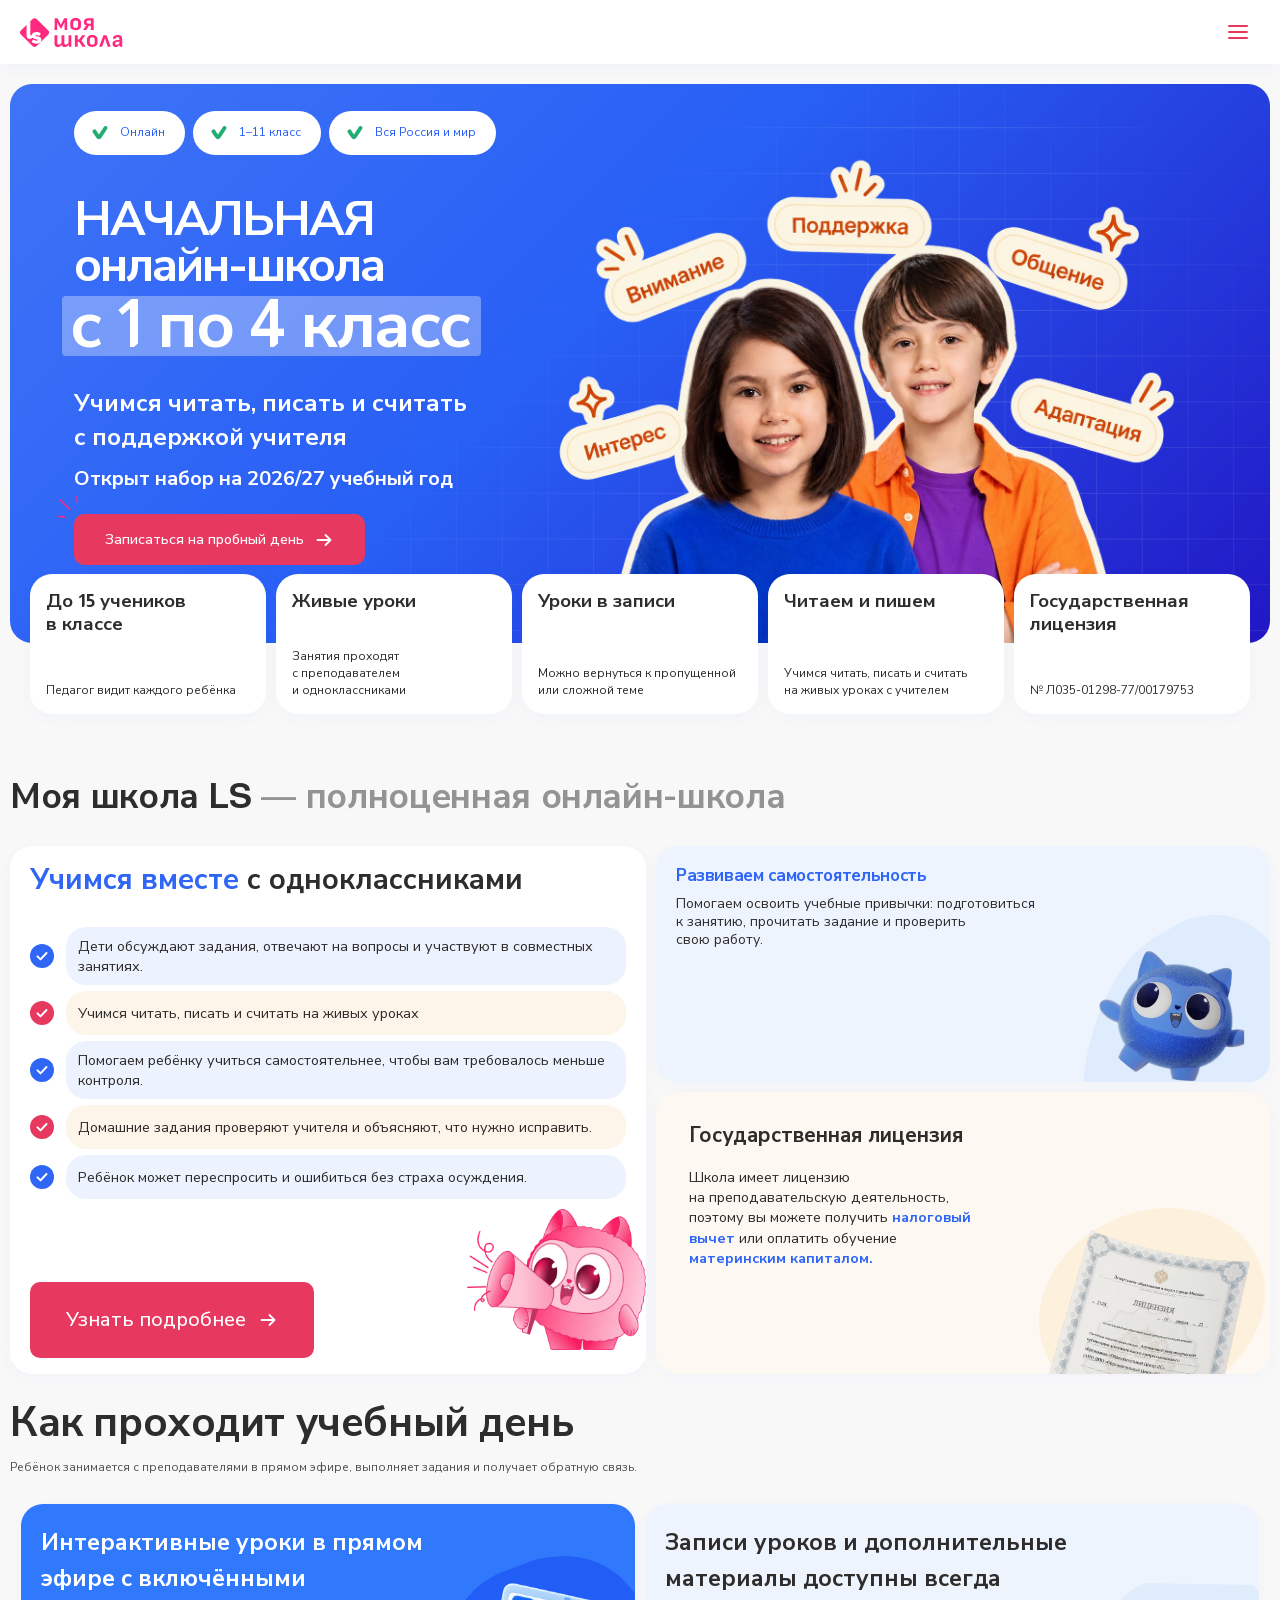
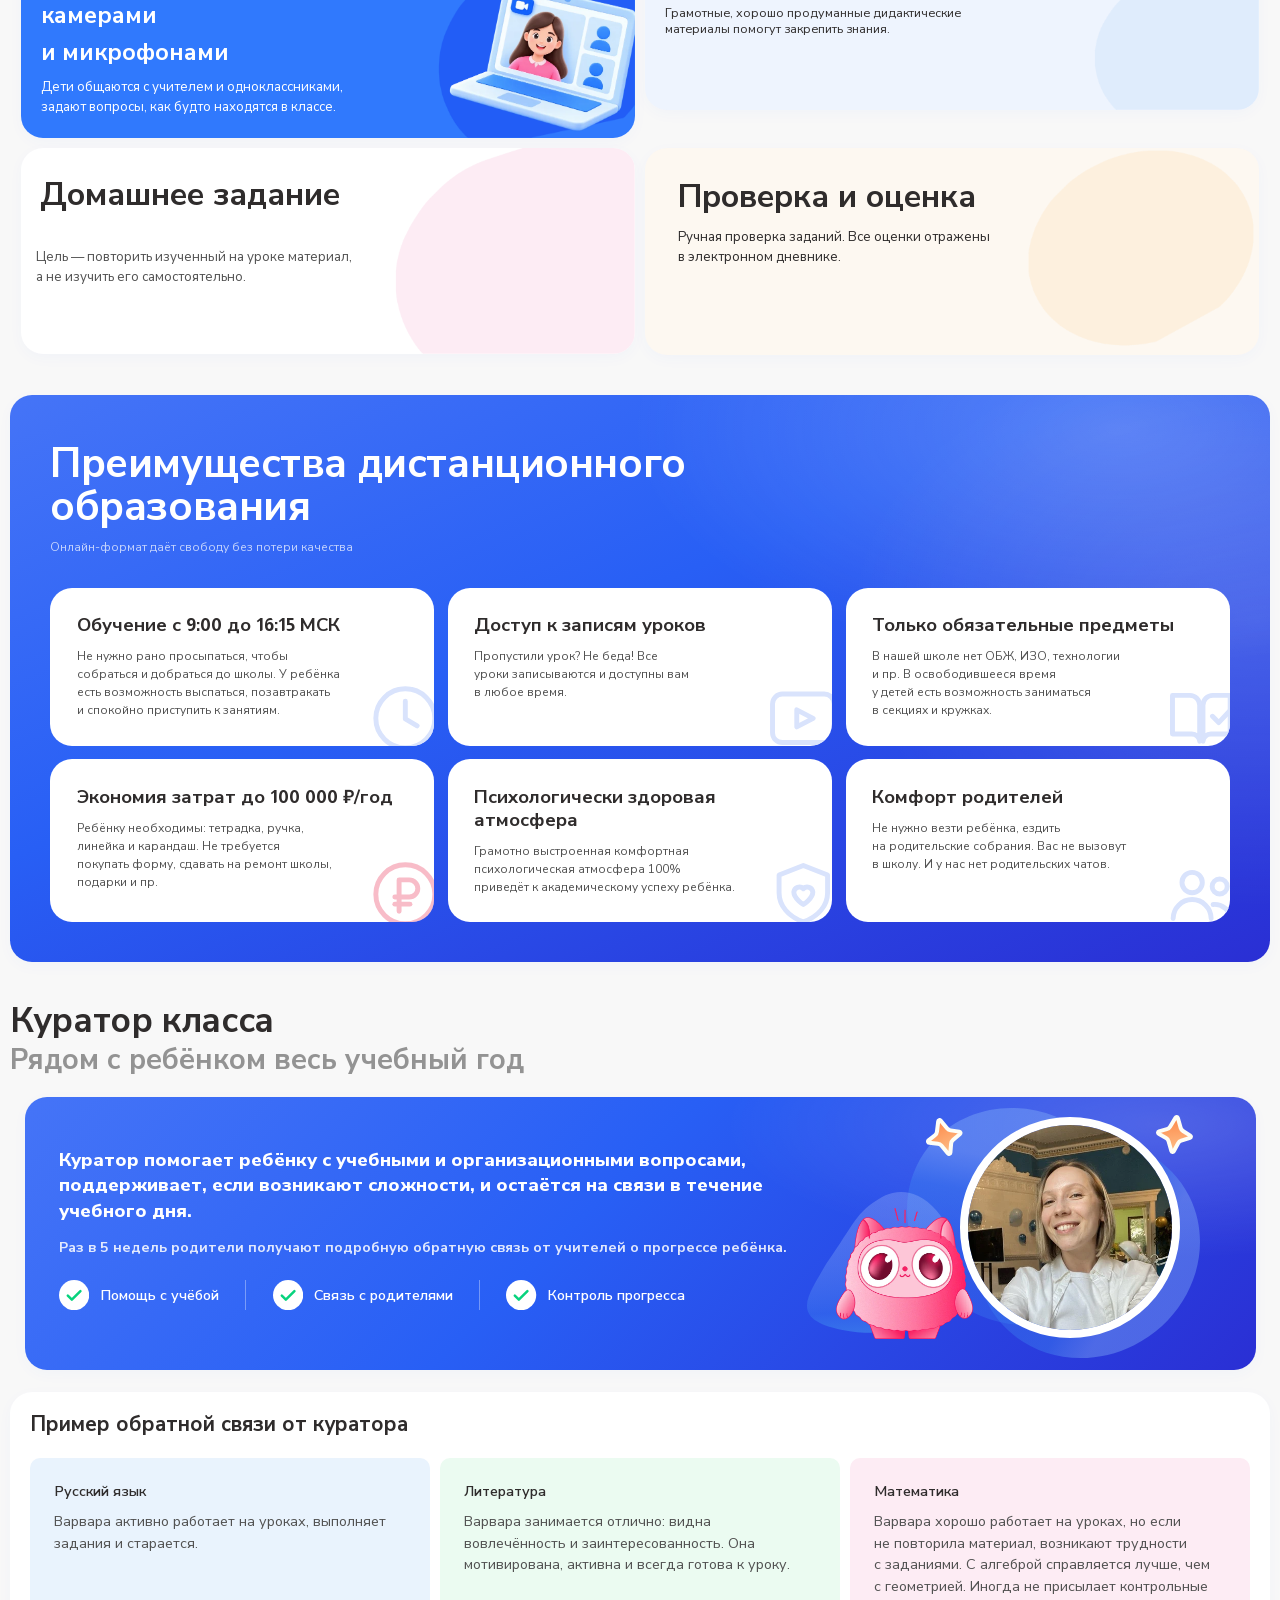
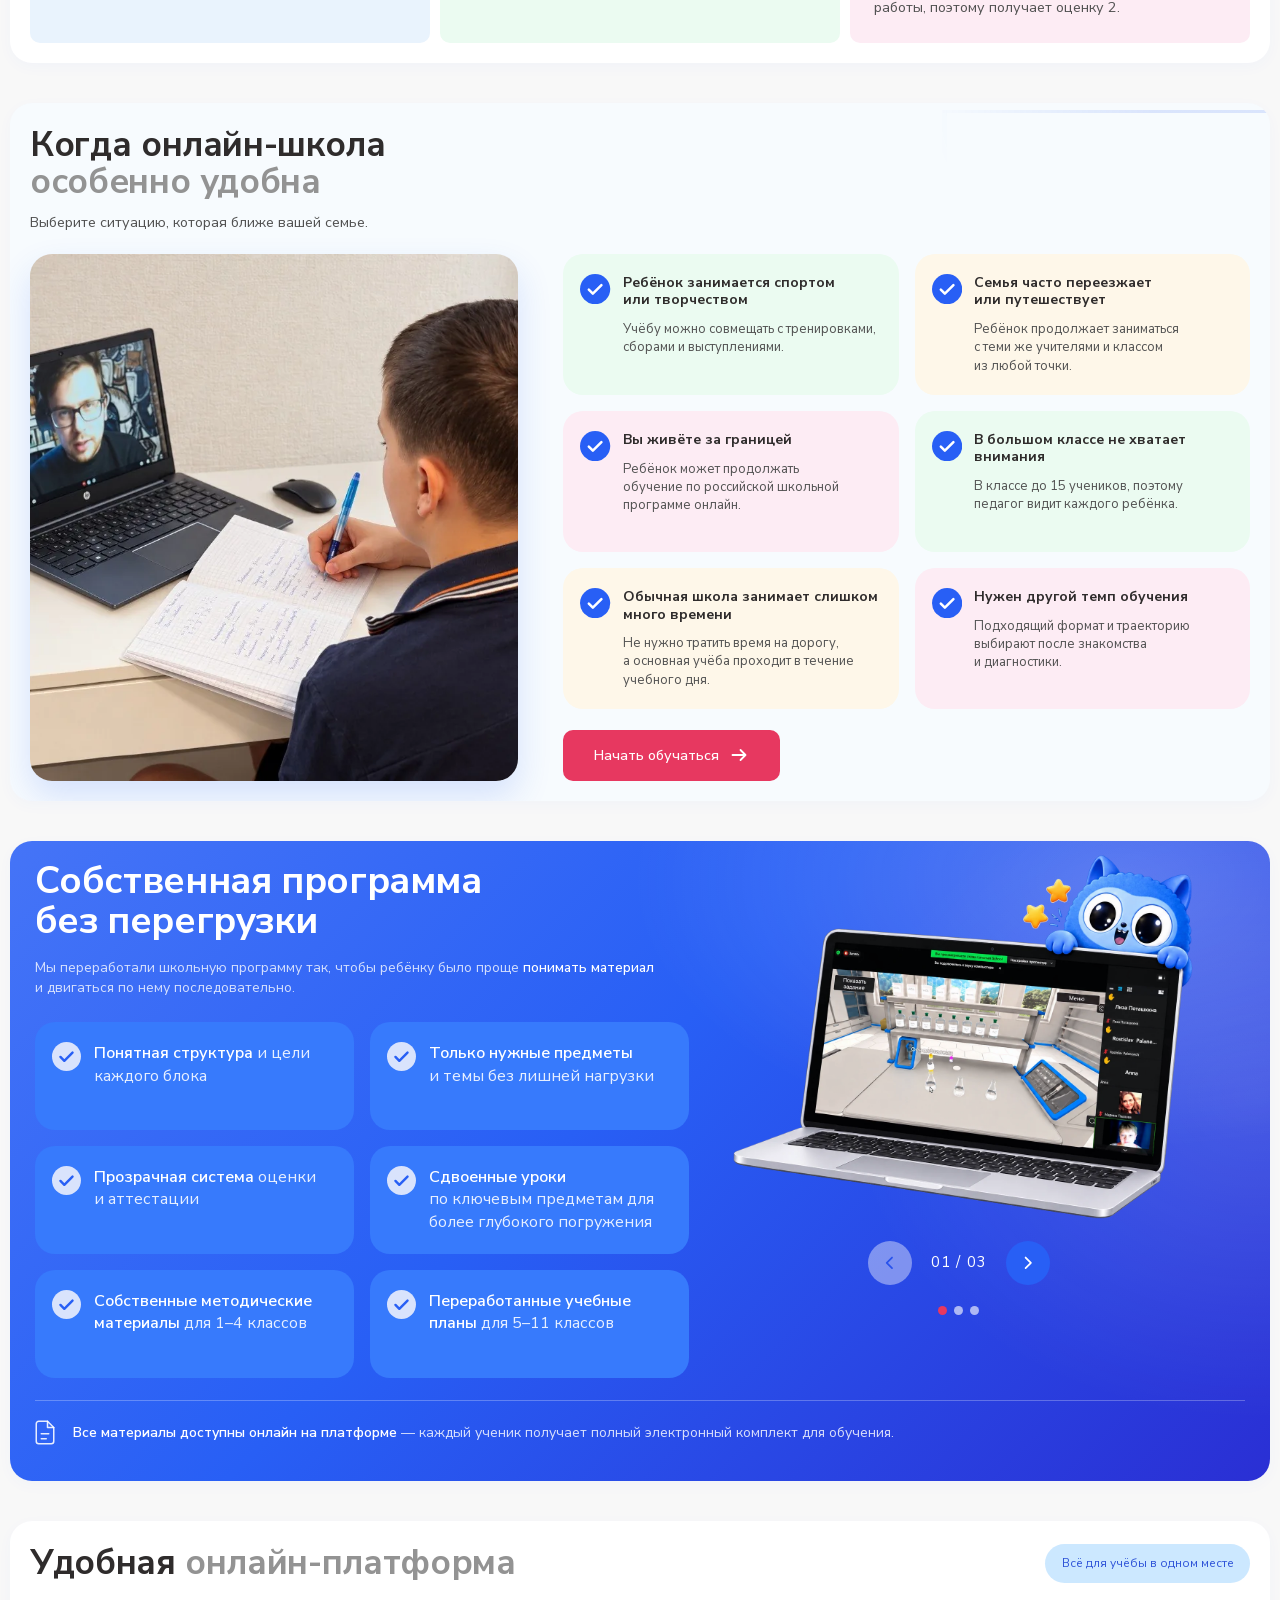
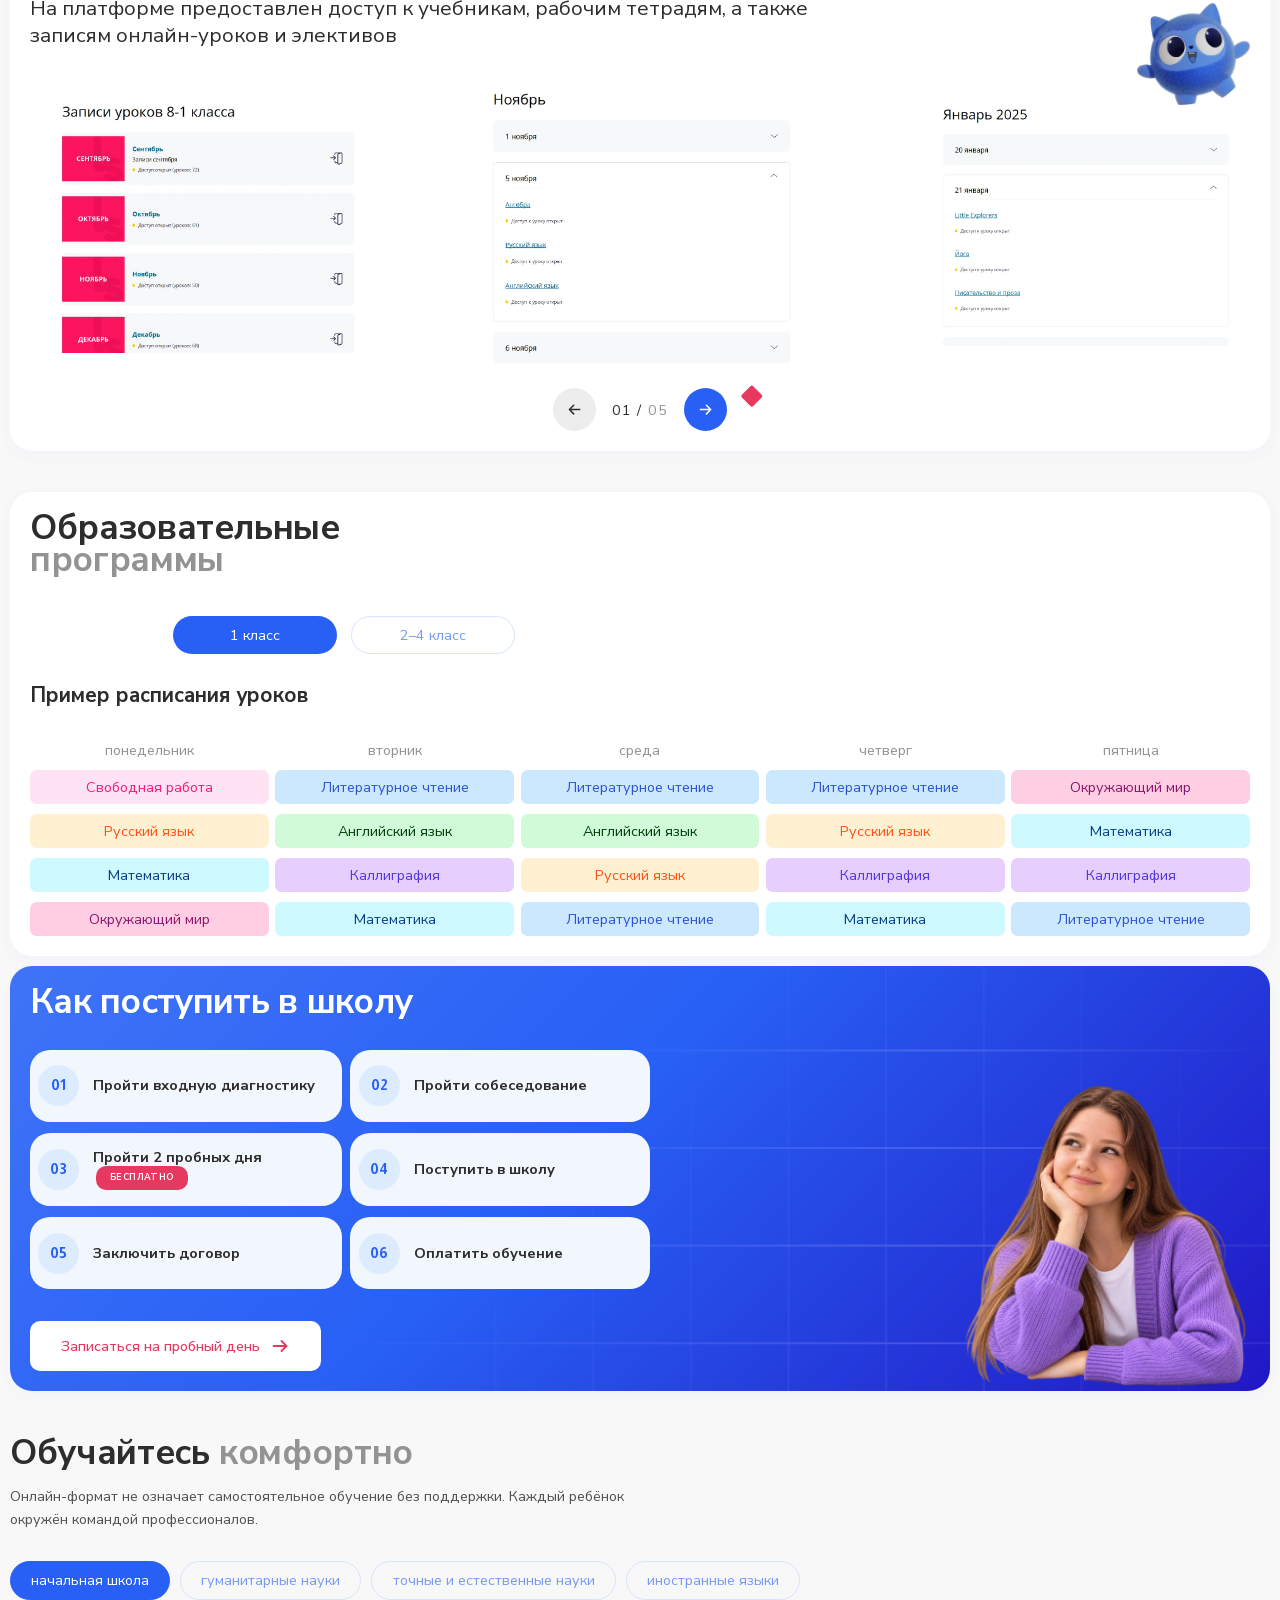
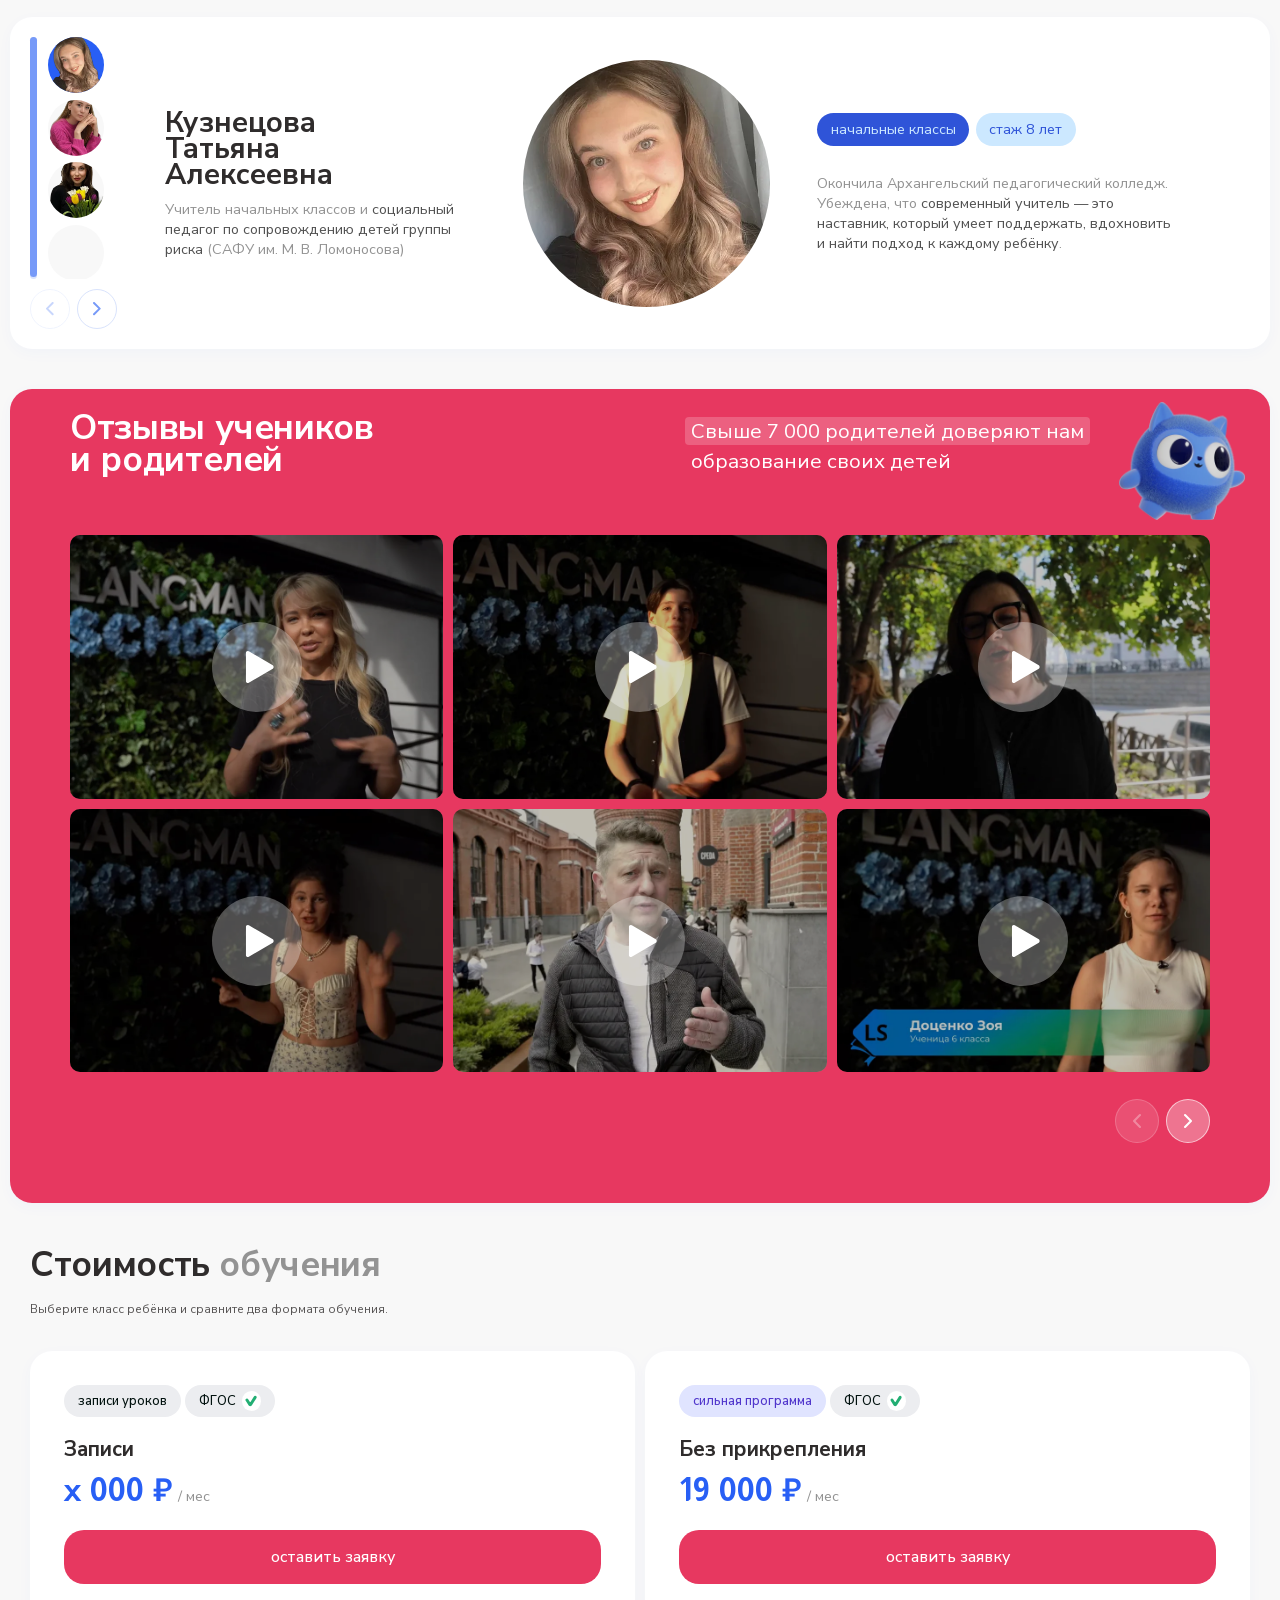
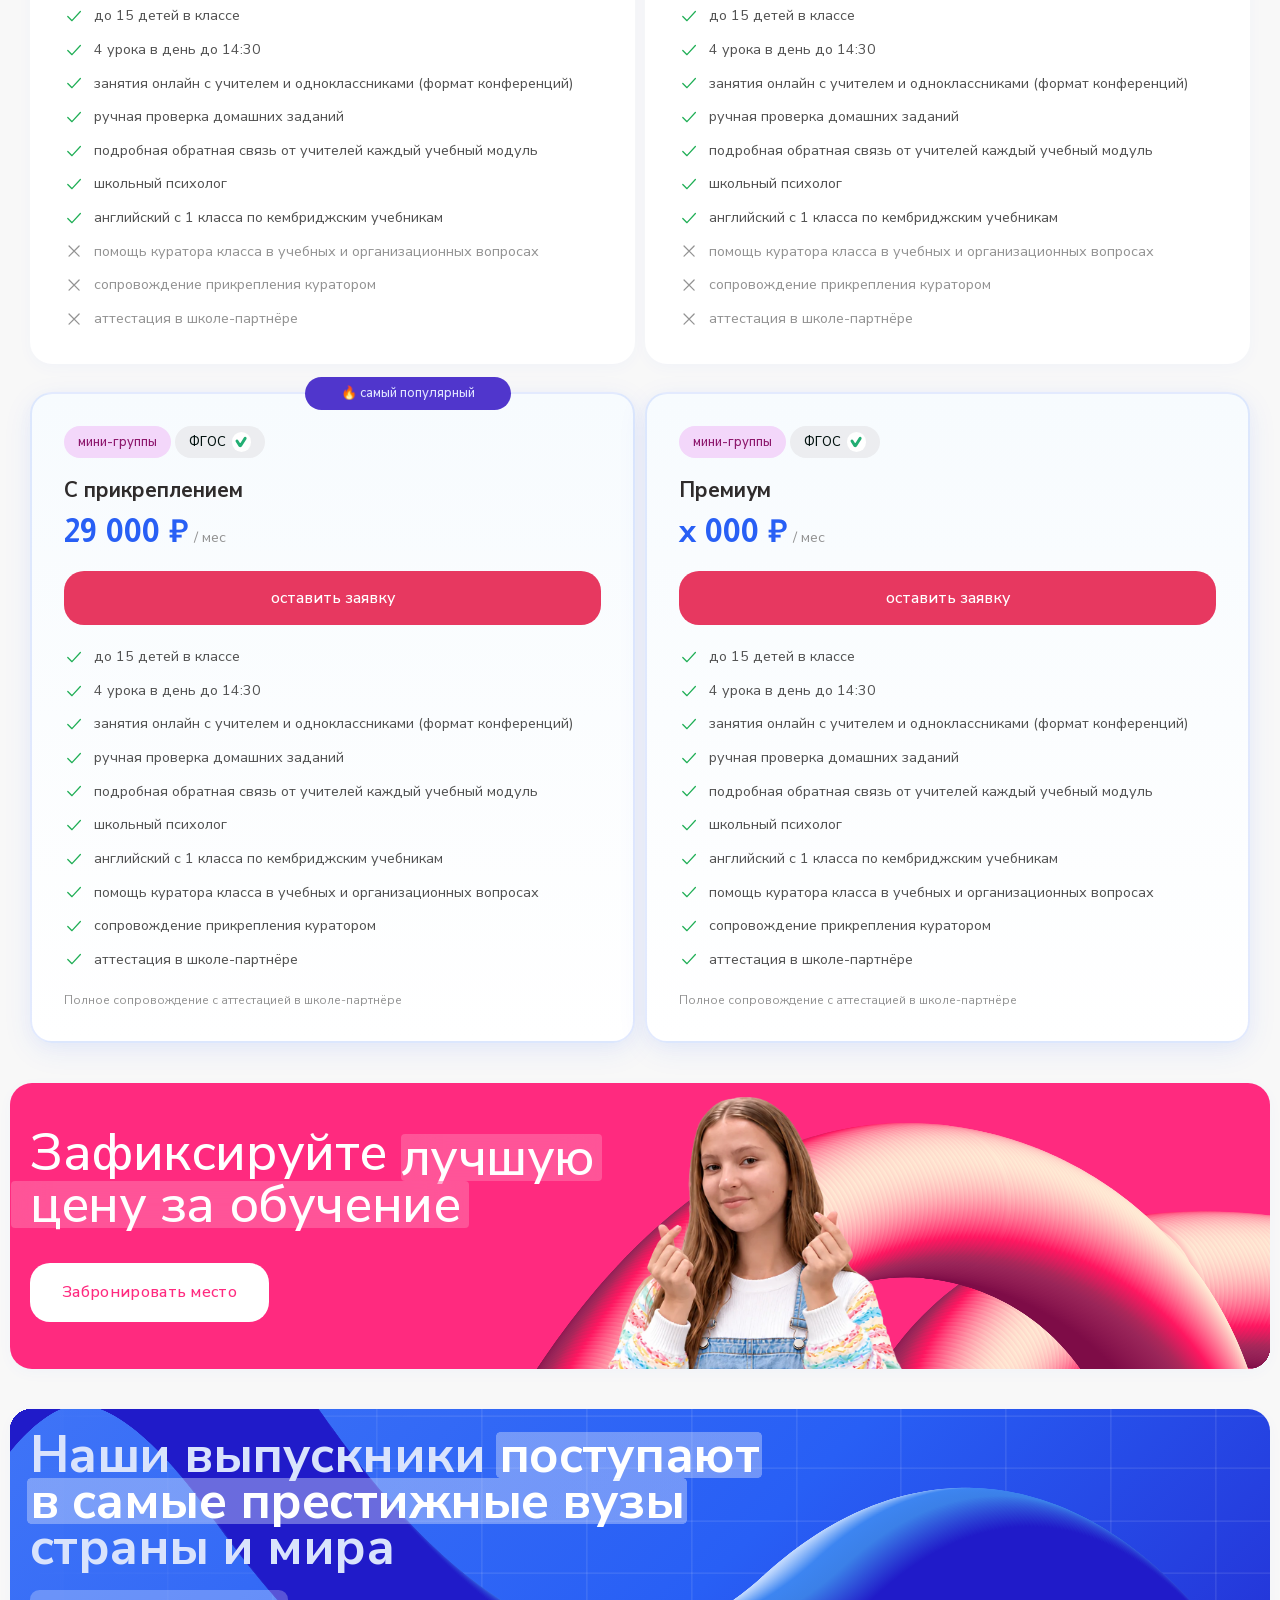
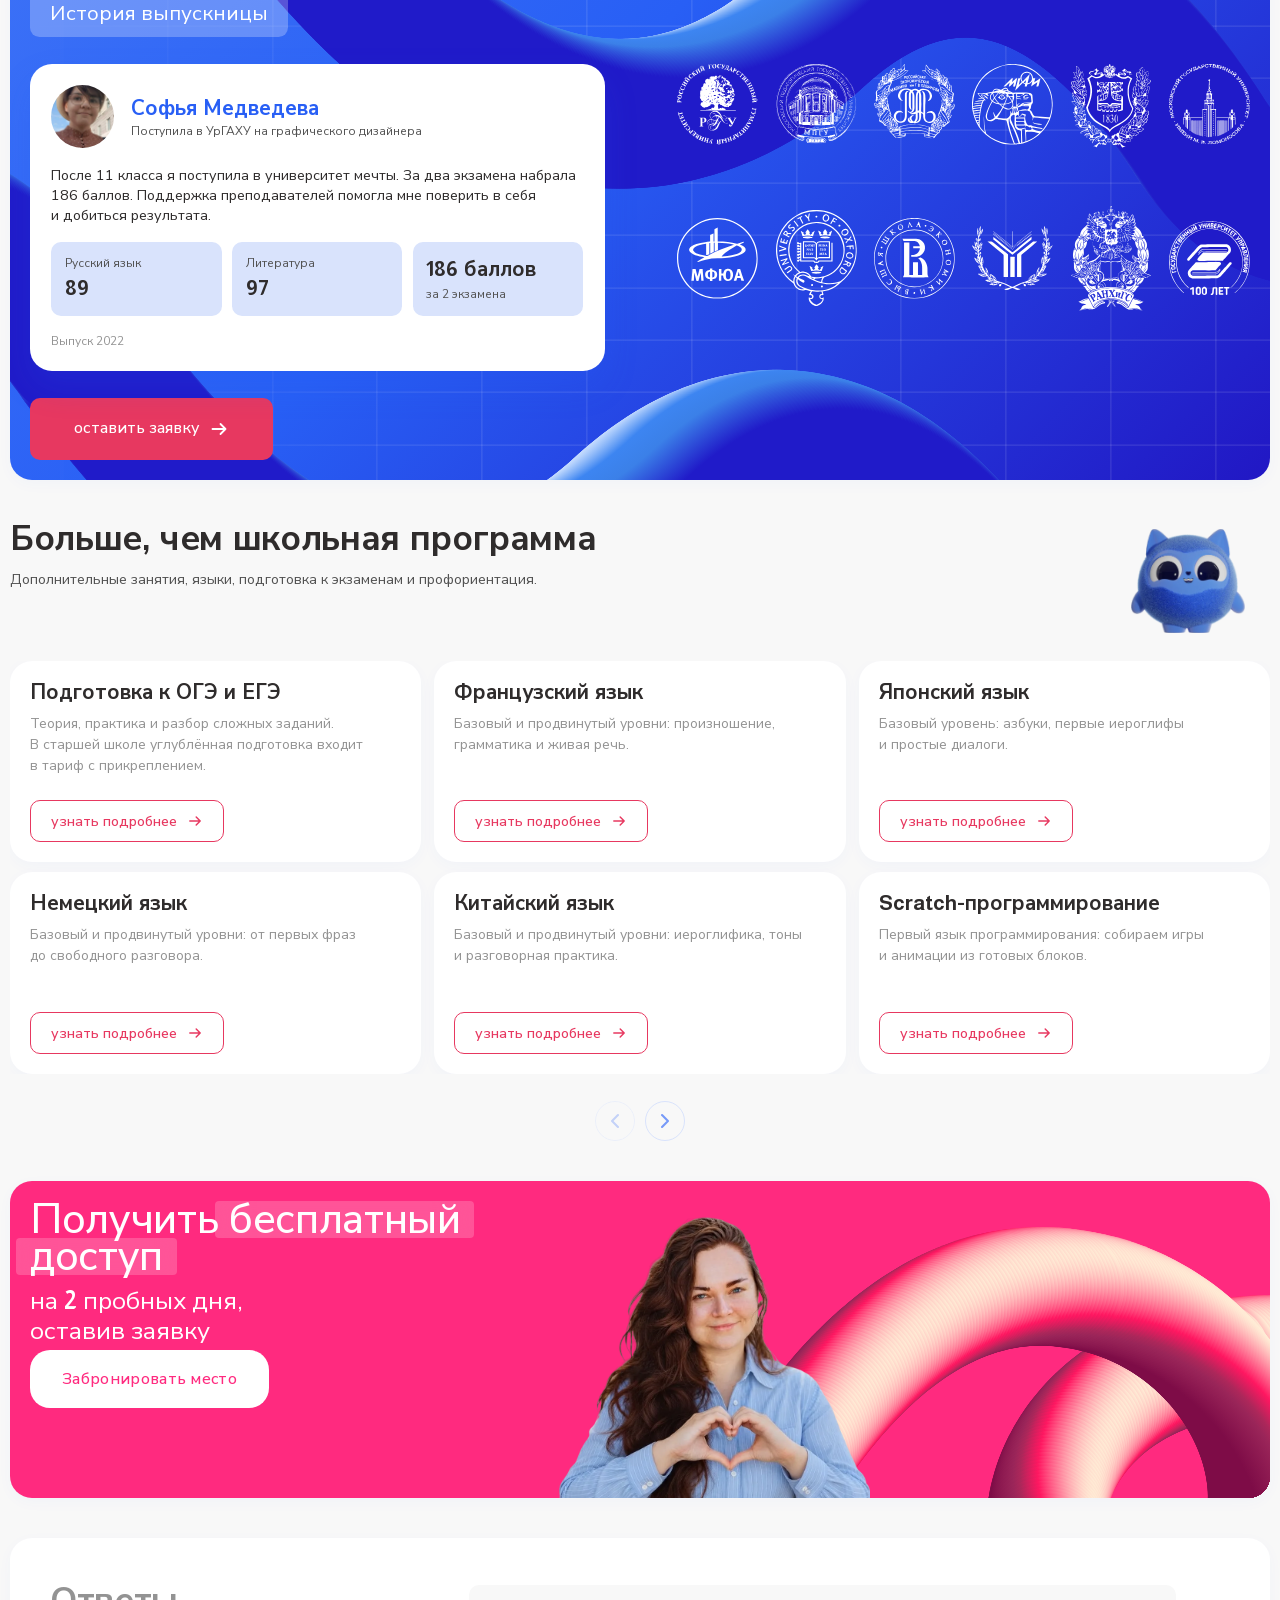
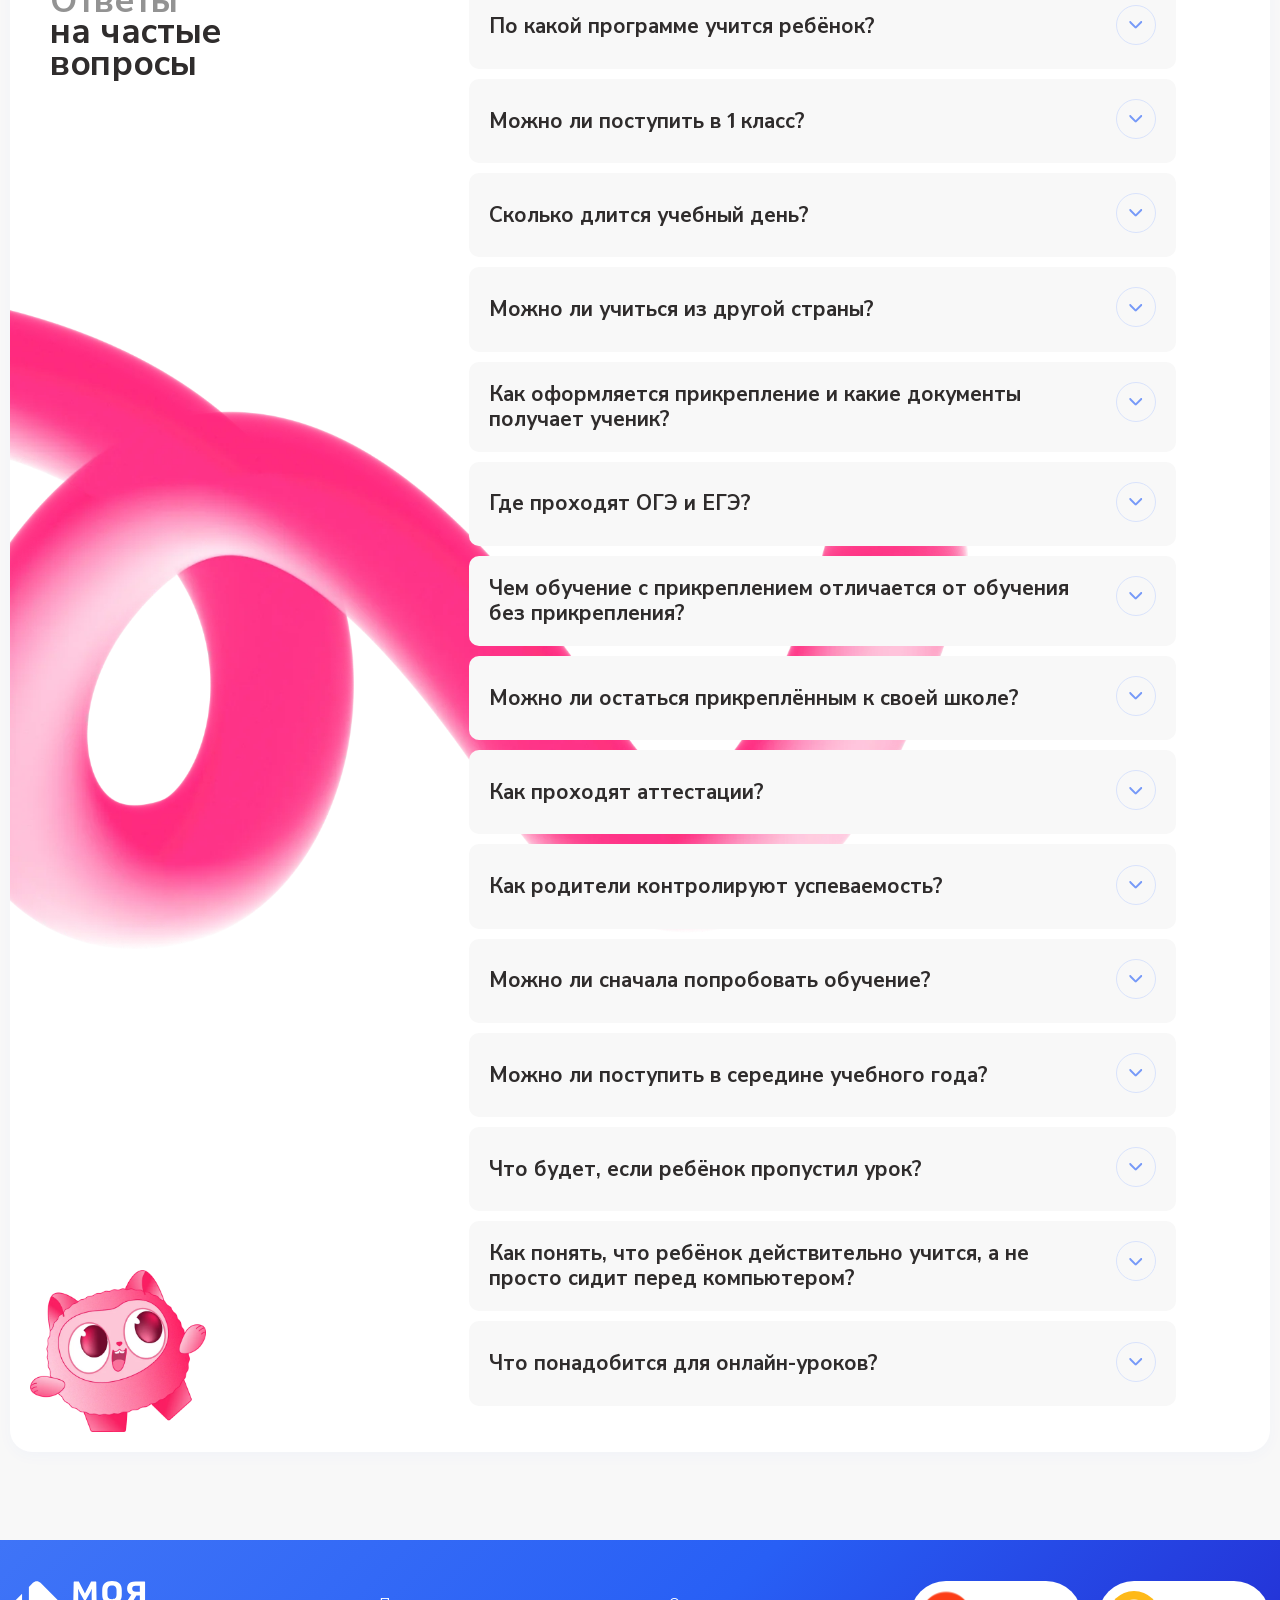
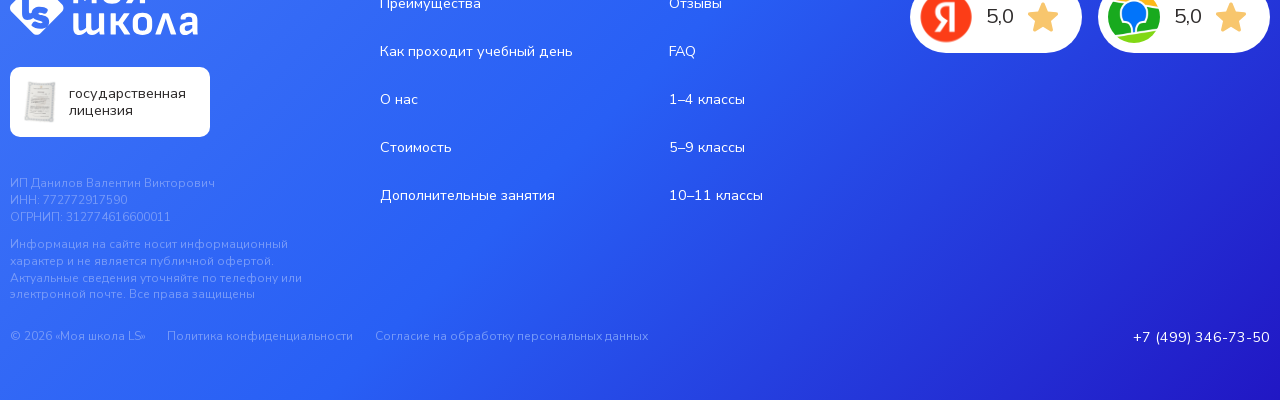
<file: 1-4-klass/index.html>
<!DOCTYPE html>
<html lang="ru">
<head>
  <meta charset="UTF-8">
  <meta name="viewport" content="width=device-width, initial-scale=1.0">
  <title>Начальная онлайн-школа с 1 по 4 класс — Моя школа LS</title>
  <meta name="description" content="Онлайн-школа «Моя школа LS»: аттестат государственного образца, до 15 учеников в классе, уроки в прямом эфире с записью, домашние задания без участия родителей. Учитесь из любой точки России и мира. Бесплатные 2 пробных дня.">
  <link rel="canonical" href="https://agb.lancmanschool.com/1-4-klass/">
  <meta name="robots" content="index, follow, max-image-preview:large">

  <meta property="og:type" content="website">
  <meta property="og:site_name" content="Моя школа LS">
  <meta property="og:title" content="Начальная онлайн-школа с 1 по 4 класс — Моя школа LS">
  <meta property="og:description" content="Аттестат государственного образца, до 15 учеников в классе, уроки в прямом эфире, ДЗ без участия родителей. Обучение из любой точки. Бесплатные 2 пробных дня.">
  <meta property="og:url" content="https://agb.lancmanschool.com/1-4-klass/">
  <meta property="og:image" content="https://agb.lancmanschool.com/assets/img/og-cover-1-4.jpg">
  <meta property="og:image:width" content="1200">
  <meta property="og:image:height" content="630">
  <meta property="og:image:alt" content="Онлайн-школа «Моя школа LS» — обучение с 1 по 11 класс из любой точки">
  <meta property="og:locale" content="ru_RU">

  <meta name="twitter:card" content="summary_large_image">
  <meta name="twitter:title" content="Начальная онлайн-школа с 1 по 4 класс — Моя школа LS">
  <meta name="twitter:description" content="Аттестат государственного образца, до 15 учеников в классе, уроки в прямом эфире, ДЗ без участия родителей. Обучение из любой точки. Бесплатные 2 пробных дня.">
  <meta name="twitter:image" content="https://agb.lancmanschool.com/assets/img/og-cover-1-4.jpg">

  <meta name="theme-color" content="#285FF5">

  <link rel="icon" type="image/png" href="../assets/favicon/favicon-96x96.png" sizes="96x96">
  <link rel="icon" type="image/svg+xml" href="../assets/favicon/favicon.svg">
  <link rel="shortcut icon" href="../assets/favicon/favicon.ico">
  <link rel="apple-touch-icon" sizes="180x180" href="../assets/favicon/apple-touch-icon.png">
  <meta name="apple-mobile-web-app-title" content="Моя Школа LS">
  <link rel="manifest" href="../assets/favicon/site.webmanifest?v=2">

  <link rel="preload" href="../assets/fonts/nunito-sans-cyrillic.woff2" as="font" type="font/woff2" crossorigin>
  <link rel="preload" href="../assets/fonts/nunito-sans-latin.woff2" as="font" type="font/woff2" crossorigin>
  <link rel="preload" href="../assets/fonts/almarai-latin-700.woff2" as="font" type="font/woff2" crossorigin>

  <link rel="stylesheet" href="../css/base.css?v=8">
  <link rel="stylesheet" href="../css/layout.css?v=3">
  <link rel="stylesheet" href="../css/header.css?v=14">
  <link rel="stylesheet" href="../css/hero.css?v=11">
  <link rel="stylesheet" href="../css/info-cards.css?v=8">
  <link rel="stylesheet" href="../css/school-intro.css?v=2">
  <link rel="stylesheet" href="../css/onschool.css?v=14">
  <link rel="stylesheet" href="../css/attestat.css?v=12">
  <link rel="stylesheet" href="../css/school-day.css?v=7">
  <link rel="stylesheet" href="../css/benefits.css?v=2">
  <link rel="stylesheet" href="../css/curator.css?v=9">
  <link rel="stylesheet" href="../css/who-fits.css?v=19">
  <link rel="stylesheet" href="../css/program.css?v=9">
  <link rel="stylesheet" href="../css/platform.css?v=14">
  <link rel="stylesheet" href="../css/programs.css?v=8">
  <link rel="stylesheet" href="../css/classes.css?v=3">
  <link rel="stylesheet" href="../css/about.css?v=14">
  <link rel="stylesheet" href="../css/reviews.css?v=9">
  <link rel="stylesheet" href="../css/pricing.css?v=13">
  <link rel="stylesheet" href="../css/universities.css?v=8">
  <link rel="stylesheet" href="../css/additional.css?v=6">
  <link rel="stylesheet" href="../css/cta.css?v=6">
  <link rel="stylesheet" href="../css/faq.css?v=3">
  <link rel="stylesheet" href="../css/footer.css?v=13">
  <link rel="stylesheet" href="../css/form.css?v=5">
  <link rel="stylesheet" href="../css/mobile-cta.css">
  <link rel="stylesheet" href="../css/landing-1-4.css?v=38">

  <script src="../js/main.js?v=13" defer></script>
  <script src="../js/analytics.js?v=2" defer></script>
  <script src="../js/header.js?v=4" defer></script>
  <script src="../js/mobile-cta.js?v=2" defer></script>
  <script src="../js/programs.js?v=2" defer></script>
  <script src="../js/classes.js?v=2" defer></script>
  <script src="../js/about.js?v=4" defer></script>
  <script src="../js/pricing.js?v=7" defer></script>
  <script src="../js/additional.js?v=2" defer></script>
  <script src="../js/reviews.js?v=7" defer></script>
  <script src="../js/faq.js?v=3" defer></script>
  <script src="../js/form.js?v=4" defer></script>
  <script src="../js/bitrix.js?v=2" defer></script>
</head>
<body class="landing landing--1-4">

  <!-- Roistat Counter Start -->
  <script>
  (function(w, d, s, h, id) {
      w.roistatProjectId = id; w.roistatHost = h; w.roistatPage = d.location.href; w.roistatReferrer = d.referrer;
      var p = d.location.protocol == "https:" ? "https://" : "http://";
      var u = /^.*roistat_visit=[^;]+(.*)?$/.test(d.cookie) ? "/dist/module.js" : "/api/site/1.0/"+id+"/init?referrer="+encodeURIComponent(d.location.href);
      var js = d.createElement(s); js.charset="UTF-8"; js.async = 1; js.src = p+h+u; var js2 = d.getElementsByTagName(s)[0]; js2.parentNode.insertBefore(js, js2);
  })(window, document, 'script', 'cloud.roistat.com', '4be4190ead9f61d2879262bfc344eab0');
  </script>
  <!-- Roistat Counter End -->

  <!-- Yandex.Metrika counter -->
  <script type="text/javascript">
      (function(m,e,t,r,i,k,a){
          m[i]=m[i]||function(){(m[i].a=m[i].a||[]).push(arguments)};
          m[i].l=1*new Date();
          for (var j = 0; j < document.scripts.length; j++) {if (document.scripts[j].src === r) { return; }}
          k=e.createElement(t),a=e.getElementsByTagName(t)[0],k.async=1,k.src=r,a.parentNode.insertBefore(k,a)
      })(window, document,'script','https://mc.yandex.ru/metrika/tag.js', 'ym');

      ym(37734395, 'init', {webvisor:true, trackHash:true, clickmap:true, referrer: document.referrer, url: location.href, accurateTrackBounce:true, trackLinks:true});
  </script>
  <noscript><div><img src="https://mc.yandex.ru/watch/37734395" style="position:absolute; left:-9999px;" alt="" /></div></noscript>
  <!-- /Yandex.Metrika counter -->

  <script data-b24-form="click/225/yn061r" data-skip-moving="true">
  window.roistatVisitCallback = function (visitId) {
      window.addEventListener('b24:form:init', (event) => {
          let form = event.detail.object;
          form.setProperty("roistatID", visitId);
      });
  (function(w,d,u){var s=d.createElement('script');s.async=true;s.src=u+'?'+(Date.now()/180000|0);var h=d.getElementsByTagName('script')[0];h.parentNode.insertBefore(s,h);})(window,document,'https://cdn-ru.bitrix24.ru/b921701/crm/form/loader_225.js');
  };
  </script>
  <button class="b24-trigger" type="button" data-b24-form="click/225/yn061r" aria-hidden="true" tabindex="-1"></button>

  <header class="header">
    <div class="container header__inner">
      <a class="header__logo" href="#" aria-label="Моя школа LS — на главную">
        <img src="../assets/img/logo.svg" alt="Моя школа LS" width="108" height="29">
      </a>

      <nav class="header__nav" aria-label="Основное меню">
        <div class="header__group header__group--active">
          <div class="header__switch">
            <button class="header__group-btn" type="button" aria-expanded="false" aria-haspopup="true" aria-controls="nav-classes">1–4&nbsp;классы<svg class="header__chevron" width="10" height="6" viewBox="0 0 10 6" fill="none" aria-hidden="true"><path d="m1 1 4 4 4-4" stroke="currentColor" stroke-width="1.5" stroke-linecap="round" stroke-linejoin="round"/></svg></button>
          </div>
          <div class="header__dropdown" id="nav-classes">
            <a class="header__option" href="../">Онлайн-школа</a>
            <a class="header__option" href="../5-9-klass/">5–9&nbsp;классы</a>
            <a class="header__option" href="../10-11-klass/">10–11&nbsp;классы</a>
          </div>
        </div>
        <a class="header__link" href="#school-intro">О&nbsp;школе</a>
        <a class="header__link" href="#school-day">Как проходит обучение</a>
        <a class="header__link" href="#pricing">Стоимость</a>
        <a class="header__link" href="#reviews">Отзывы</a>
        <a class="header__link" href="#faq">FAQ</a>
      </nav>

      <a class="header__phone" href="tel:+74993467350">+7&nbsp;(499)&nbsp;346-73-50</a>

      <a class="btn btn--small btn--blue header__cta" href="#form" data-open-form="Консультация" data-cta-location="header">Получить консультацию</a>

      <button class="header__burger" type="button" aria-label="Открыть меню" aria-expanded="false">
        <svg width="24" height="24" viewBox="0 0 24 24" fill="none" aria-hidden="true">
          <path d="M3 6h18M3 12h18M3 18h18" stroke="currentColor" stroke-width="2" stroke-linecap="round"/>
        </svg>
      </button>

      <div class="header__menu">
        <div class="header__menu-bar">
          <img src="../assets/img/logo.svg" alt="Моя школа LS" width="108" height="29" loading="lazy" decoding="async">
          <button class="header__menu-close" type="button" aria-label="Закрыть меню">
            <svg width="24" height="24" viewBox="0 0 24 24" fill="none" aria-hidden="true">
              <path d="m5 5 14 14M19 5 5 19" stroke="currentColor" stroke-width="2" stroke-linecap="round"/>
            </svg>
          </button>
        </div>
        <nav class="header__menu-nav" aria-label="Мобильное меню">
          <div class="header__menu-classes">
            <a class="header__menu-class" href="../">Онлайн-школа</a>
            <a class="header__menu-class header__menu-class--active" aria-current="page" href="../1-4-klass/">1–4&nbsp;классы</a>
            <a class="header__menu-class" href="../5-9-klass/">5–9&nbsp;классы</a>
            <a class="header__menu-class" href="../10-11-klass/">10–11&nbsp;классы</a>
          </div>
          <a href="#school-intro">О&nbsp;школе</a>
          <a href="#school-day">Как проходит обучение</a>
          <a href="#pricing">Стоимость</a>
          <a href="#reviews">Отзывы</a>
          <a href="#faq">FAQ</a>
        </nav>
        <a class="header__menu-phone" href="tel:+74993467350">+7&nbsp;(499)&nbsp;346-73-50</a>
        <a class="btn btn--primary header__menu-cta" href="#form" data-open-form="Консультация" data-cta-location="header-menu">
          Получить консультацию
          <svg class="btn__arrow" width="20" height="20" viewBox="0 0 20 20" fill="none" aria-hidden="true">
            <path d="M3.5 10h13m0 0-5-5m5 5-5 5" stroke="currentColor" stroke-width="1.8" stroke-linecap="round" stroke-linejoin="round"/>
          </svg>
        </a>
      </div>
    </div>
  </header>

  <div class="mobile-cta">
    <a class="btn btn--blue" href="#form" data-open-form="Консультация" data-cta-location="sticky">Получить консультацию</a>
  </div>

  <main>
    <div class="hero-group">
    <section class="hero" id="hero">
      <div class="hero__panel">
        <div class="hero__content">
          <ul class="hero__locations">
            <li class="hero__location"><img src="../assets/img/green checkmark.svg" alt="" width="24" height="24">Онлайн</li>
            <li class="hero__location"><img src="../assets/img/green checkmark.svg" alt="" width="24" height="24">1–11&nbsp;класс</li>
            <li class="hero__location"><img src="../assets/img/green checkmark.svg" alt="" width="24" height="24">Вся Россия и&nbsp;мир</li>
          </ul>

          <h1 class="hero__title"><span class="hero__title-top">НАЧАЛЬНАЯ</span><br>онлайн-школа<br><span class="hero__hl">с&nbsp;1 по&nbsp;4&nbsp;класс</span></h1>

          <p class="hero__desc">Учимся читать, писать и&nbsp;считать с&nbsp;поддержкой учителя</p>

          <p class="hero__note">Открыт набор на&nbsp;2026/27&nbsp;учебный год</p>

          <div class="hero__cta">
            <img class="hero__spark hero__spark--btn" src="../assets/img/hero/spark-btn.svg" alt="" width="20" height="22">
            <a class="btn btn--primary" href="#form" data-open-form data-cta-location="hero">
              Записаться на&nbsp;пробный день
              <svg class="btn__arrow" width="20" height="20" viewBox="0 0 20 20" fill="none" aria-hidden="true">
                <path d="M3.5 10h13m0 0-5-5m5 5-5 5" stroke="currentColor" stroke-width="1.8" stroke-linecap="round" stroke-linejoin="round"/>
              </svg>
            </a>
          </div>

        </div>

        <div class="hero__kids">
          <img class="hero__kid" src="../assets/img/landing/1-4/hero-photo.webp" alt="Ученики начальной школы «Моя школа LS»: Внимание, Поддержка, Общение, Интерес, Адаптация" width="1472" height="1069">
        </div>
      </div>
    </section>

    <section class="info-cards" id="advantages">
      <ul class="info-cards__list">
        <li class="info-cards__card">
          <h3 class="info-cards__title">До&nbsp;15&nbsp;учеников в&nbsp;классе</h3>
          <p class="info-cards__text">Педагог видит каждого ребёнка</p>
        </li>
        <li class="info-cards__card">
          <h3 class="info-cards__title">Живые уроки</h3>
          <p class="info-cards__text">Занятия проходят с&nbsp;преподавателем и&nbsp;одноклассниками</p>
        </li>
        <li class="info-cards__card">
          <h3 class="info-cards__title">Уроки в&nbsp;записи</h3>
          <p class="info-cards__text">Можно вернуться к&nbsp;пропущенной или сложной теме</p>
        </li>
        <li class="info-cards__card">
          <h3 class="info-cards__title">Читаем и&nbsp;пишем</h3>
          <p class="info-cards__text">Учимся читать, писать и&nbsp;считать на&nbsp;живых уроках с&nbsp;учителем</p>
        </li>
        <li class="info-cards__card info-cards__card--license">
          <h3 class="info-cards__title">Государственная лицензия</h3>
          <p class="info-cards__text">№&nbsp;Л035-01298-77/00179753</p>
        </li>
      </ul>
    </section>
    </div>

    <section class="school-intro" id="school-intro">
      <div class="container">
        <h2 class="school-intro__title">Моя школа&nbsp;LS <span class="school-intro__title-muted">— полноценная онлайн-школа</span></h2>
      </div>
    </section>

    <section class="onschool" id="onschool">
      <div class="container">
        <div class="onschool__grid">
          <article class="onschool-card attestat" id="attestat">
            <div class="attestat__content">
              <h3 class="attestat__title"><span class="attestat__title-accent">Учимся вместе</span> с&nbsp;одноклассниками</h3>
              <ul class="attestat__facts">
                  <li class="attestat__fact attestat__fact--blue"><svg class="attestat__check" width="14" height="14" viewBox="0 0 14 14" fill="none" aria-hidden="true"><path d="M2.5 7.4l3 3 6-6.4" stroke="currentColor" stroke-width="2" stroke-linecap="round" stroke-linejoin="round"/></svg><span class="attestat__fact-text">Дети обсуждают задания, отвечают на&nbsp;вопросы и&nbsp;участвуют в&nbsp;совместных занятиях.</span></li>
                  <li class="attestat__fact attestat__fact--pink"><svg class="attestat__check" width="14" height="14" viewBox="0 0 14 14" fill="none" aria-hidden="true"><path d="M2.5 7.4l3 3 6-6.4" stroke="currentColor" stroke-width="2" stroke-linecap="round" stroke-linejoin="round"/></svg><span class="attestat__fact-text">Учимся читать, писать и&nbsp;считать на&nbsp;живых уроках</span></li>
                  <li class="attestat__fact attestat__fact--blue"><svg class="attestat__check" width="14" height="14" viewBox="0 0 14 14" fill="none" aria-hidden="true"><path d="M2.5 7.4l3 3 6-6.4" stroke="currentColor" stroke-width="2" stroke-linecap="round" stroke-linejoin="round"/></svg><span class="attestat__fact-text">Помогаем ребёнку учиться самостоятельнее, чтобы вам требовалось меньше контроля.</span></li>
                  <li class="attestat__fact attestat__fact--pink"><svg class="attestat__check" width="14" height="14" viewBox="0 0 14 14" fill="none" aria-hidden="true"><path d="M2.5 7.4l3 3 6-6.4" stroke="currentColor" stroke-width="2" stroke-linecap="round" stroke-linejoin="round"/></svg><span class="attestat__fact-text">Домашние задания проверяют учителя и&nbsp;объясняют, что нужно исправить.</span></li>
                  <li class="attestat__fact attestat__fact--blue"><svg class="attestat__check" width="14" height="14" viewBox="0 0 14 14" fill="none" aria-hidden="true"><path d="M2.5 7.4l3 3 6-6.4" stroke="currentColor" stroke-width="2" stroke-linecap="round" stroke-linejoin="round"/></svg><span class="attestat__fact-text">Ребёнок может переспросить и&nbsp;ошибиться без страха осуждения.</span></li>
              </ul>
              <a class="btn btn--primary" href="#form" data-open-form data-cta-location="attestat">Узнать подробнее
                <svg class="btn__arrow" width="20" height="20" viewBox="0 0 20 20" fill="none" aria-hidden="true">
                    <path d="M3.5 10h13m0 0-5-5m5 5-5 5" stroke="currentColor" stroke-width="1.8" stroke-linecap="round" stroke-linejoin="round"/>
                  </svg>
              </a>
            </div>
            <img class="attestat__owl" src="../assets/img/landing/1-4/pink-tell.webp" alt="" aria-hidden="true" width="520" height="390" loading="lazy" decoding="async">
          </article>

          <div class="onschool__col">
            <div class="onschool-online">
              <div class="onschool-online__text">
                <h3 class="onschool-online__title">Развиваем самостоятельность</h3>
                <p class="onschool-online__subtitle">Помогаем освоить учебные привычки: подготовиться к&nbsp;занятию, прочитать задание и&nbsp;проверить свою работу.</p>
              </div>
              <img class="onschool-online__diploma" src="../assets/img/landing/1-4/blue-4.webp" alt="" aria-hidden="true" width="500" height="466" loading="lazy" decoding="async">
            </div>

            <article class="onschool-card license">
              <div class="license__text">
                <h3 class="onschool-card__title">Государственная лицензия</h3>
                <p class="onschool-card__desc">Школа имеет лицензию на&nbsp;преподавательскую деятельность, поэтому вы можете получить <span class="onschool-accent">налоговый вычет</span> или оплатить обучение <span class="onschool-accent">материнским капиталом.</span></p>
              </div>
              <img class="license__img" src="../assets/img/landing/10-11/license.webp" alt="Скан государственной лицензии школы" width="696" height="900" loading="lazy" decoding="async">
            </article>
          </div>
        </div>
      </div>
    </section>

    <section class="school-day" id="school-day">
      <div class="container school-day__inner">
        <header class="school-day__head">
          <h2 class="school-day__title">Как проходит учебный день</h2>
          <p class="school-day__subtitle">Ребёнок занимается с&nbsp;преподавателями в&nbsp;прямом эфире, выполняет задания и&nbsp;получает обратную связь.</p>
        </header>

        <ol class="school-day__steps">
          <li class="school-day__step school-day__step--live">
            <div class="school-day__text">
              <h3 class="school-day__step-title">Интерактивные уроки в&nbsp;прямом <br class="school-day__br">эфире с&nbsp;включёнными камерами <br class="school-day__br">и&nbsp;микрофонами</h3>
              <p class="school-day__step-text">Дети общаются с&nbsp;учителем и&nbsp;одноклассниками, <br class="school-day__br">задают вопросы, как будто находятся в&nbsp;классе.</p>
            </div>
            <img class="school-day__img" src="../assets/img/school-day/laptop.webp" alt="" aria-hidden="true" width="666" height="511" loading="lazy" decoding="async">
          </li>
          <li class="school-day__step school-day__step--records">
            <div class="school-day__text">
              <h3 class="school-day__step-title">Записи уроков и&nbsp;дополнительные <br class="school-day__br">материалы доступны всегда</h3>
              <p class="school-day__step-text">Грамотные, хорошо продуманные дидактические <br class="school-day__br">материалы помогут закрепить знания.</p>
            </div>
            <img class="school-day__img" src="../assets/img/school-day/records.webp" alt="" aria-hidden="true" width="598" height="542" loading="lazy" decoding="async">
          </li>
          <li class="school-day__step school-day__step--homework">
            <div class="school-day__text">
              <h3 class="school-day__step-title">Домашнее задание</h3>
              <p class="school-day__step-text">Цель&nbsp;— повторить изученный на&nbsp;уроке материал, а&nbsp;не&nbsp;изучить его самостоятельно.</p>
            </div>
            <img class="school-day__img" src="../assets/img/school-day/notebook.webp" alt="" aria-hidden="true" width="774" height="754" loading="lazy" decoding="async">
          </li>
          <li class="school-day__step school-day__step--check">
            <div class="school-day__text">
              <h3 class="school-day__step-title">Проверка и&nbsp;оценка</h3>
              <p class="school-day__step-text">Ручная проверка заданий. Все оценки отражены в&nbsp;электронном дневнике.</p>
            </div>
            <img class="school-day__img" src="../assets/img/school-day/check.webp" alt="" aria-hidden="true" width="725" height="626" loading="lazy" decoding="async">
          </li>
        </ol>
      </div>
    </section>

    <section class="benefits" id="benefits">
      <div class="container benefits__inner">
        <div class="benefits__box">
          <h2 class="benefits__title">Преимущества дистанционного образования</h2>
          <p class="benefits__subtitle">Онлайн-формат даёт свободу без потери качества</p>

          <ul class="benefits__list">
          <li class="benefits__card">
            <h3 class="benefits__card-title">Обучение с&nbsp;9:00 до&nbsp;16:15 МСК</h3>
            <p class="benefits__card-text">Не&nbsp;нужно рано просыпаться, чтобы собраться и&nbsp;добраться до&nbsp;школы. У&nbsp;ребёнка есть возможность выспаться, позавтракать и&nbsp;спокойно приступить к&nbsp;занятиям.</p>
            <svg class="benefits__icon" viewBox="0 0 24 24" fill="none" stroke="currentColor" stroke-width="1.5" stroke-linecap="round" stroke-linejoin="round" aria-hidden="true" focusable="false"><circle cx="12" cy="12" r="9"/><path d="M12 6.8v5.4l3.6 2.1"/></svg>
          </li>
          <li class="benefits__card">
            <h3 class="benefits__card-title">Доступ к&nbsp;записям уроков</h3>
            <p class="benefits__card-text">Пропустили урок? Не&nbsp;беда! Все уроки записываются и&nbsp;доступны вам в&nbsp;любое время.</p>
            <svg class="benefits__icon" viewBox="0 0 24 24" fill="none" stroke="currentColor" stroke-width="1.5" stroke-linecap="round" stroke-linejoin="round" aria-hidden="true" focusable="false"><rect x="2.6" y="4.6" width="18.8" height="14.8" rx="3"/><path d="M10 9.4l5 2.6-5 2.6z"/></svg>
          </li>
          <li class="benefits__card">
            <h3 class="benefits__card-title">Только обязательные предметы</h3>
            <p class="benefits__card-text">В&nbsp;нашей школе нет ОБЖ, ИЗО, технологии и&nbsp;пр. В&nbsp;освободившееся время у&nbsp;детей есть возможность заниматься в&nbsp;секциях и&nbsp;кружках.</p>
            <svg class="benefits__icon" viewBox="0 0 24 24" fill="none" stroke="currentColor" stroke-width="1.5" stroke-linecap="round" stroke-linejoin="round" aria-hidden="true" focusable="false"><path d="M3.2 5h5.3a3 3 0 0 1 3 3v11a2.4 2.4 0 0 0-2.4-2.2H3.2z"/><path d="M20.8 5h-5.3a3 3 0 0 0-3 3v11a2.4 2.4 0 0 1 2.4-2.2h5.9z"/><path d="M15.4 11.4l1.9 1.9 3.4-3.6"/></svg>
          </li>
          <li class="benefits__card">
            <h3 class="benefits__card-title">Экономия затрат до&nbsp;100&nbsp;000&nbsp;₽/год</h3>
            <p class="benefits__card-text">Ребёнку необходимы: тетрадка, ручка, линейка и&nbsp;карандаш. Не&nbsp;требуется покупать форму, сдавать на&nbsp;ремонт школы, подарки и&nbsp;пр.</p>
            <svg class="benefits__icon benefits__icon--money" viewBox="0 0 24 24" fill="none" stroke="currentColor" stroke-width="1.5" stroke-linecap="round" stroke-linejoin="round" aria-hidden="true" focusable="false"><circle cx="12" cy="12" r="9"/><path d="M10.1 17.2V7.6h3.1a2.6 2.6 0 0 1 0 5.2H8.8"/><path d="M8.8 15h4.6"/></svg>
          </li>
          <li class="benefits__card">
            <h3 class="benefits__card-title">Психологически здоровая атмосфера</h3>
            <p class="benefits__card-text">Грамотно выстроенная комфортная психологическая атмосфера 100% приведёт к&nbsp;академическому успеху ребёнка.</p>
            <svg class="benefits__icon" viewBox="0 0 24 24" fill="none" stroke="currentColor" stroke-width="1.5" stroke-linecap="round" stroke-linejoin="round" aria-hidden="true" focusable="false"><path d="M12 3.2l7.4 2.9v5.4c0 4-2.9 7.3-7.4 8.9-4.5-1.6-7.4-4.9-7.4-8.9V6.1z"/><path d="M12 15.1s-2.9-1.8-2.9-3.8a1.7 1.7 0 0 1 2.9-1 1.7 1.7 0 0 1 2.9 1c0 2-2.9 3.8-2.9 3.8z"/></svg>
          </li>
          <li class="benefits__card">
            <h3 class="benefits__card-title">Комфорт родителей</h3>
            <p class="benefits__card-text">Не&nbsp;нужно везти ребёнка, ездить на&nbsp;родительские собрания. Вас не&nbsp;вызовут в&nbsp;школу. И&nbsp;у&nbsp;нас нет родительских чатов.</p>
            <svg class="benefits__icon" viewBox="0 0 24 24" fill="none" stroke="currentColor" stroke-width="1.5" stroke-linecap="round" stroke-linejoin="round" aria-hidden="true" focusable="false"><circle cx="9.2" cy="8.4" r="3.1"/><path d="M3.4 19.4a5.8 5.8 0 0 1 11.6 0"/><circle cx="17.6" cy="9.6" r="2.3"/><path d="M15.6 15.1a5 5 0 0 1 5.4 4.3"/></svg>
          </li>
          </ul>
        </div>
      </div>
    </section>

    <section class="curator" id="curator">
      <div class="container curator__inner">
        <header class="curator__head">
          <h2 class="curator__title">Куратор класса</h2>
          <p class="curator__subtitle">Рядом с&nbsp;ребёнком весь учебный год</p>
        </header>

        <div class="curator__box">
          <img class="curator__deco curator__deco--blob" src="../assets/img/curator/blob.svg" alt="" aria-hidden="true" width="437" height="374" decoding="async">
          <img class="curator__deco curator__deco--blob2" src="../assets/img/curator/blob2.svg" alt="" aria-hidden="true" width="228" height="210" decoding="async">
          <img class="curator__deco curator__deco--star1" src="../assets/img/curator/star1.svg" alt="" aria-hidden="true" width="55" height="57" decoding="async">
          <img class="curator__deco curator__deco--star2" src="../assets/img/curator/star2.svg" alt="" aria-hidden="true" width="56" height="59" decoding="async">
          <img class="curator__mascot" src="../assets/img/mascots/pink-listen.webp" alt="" aria-hidden="true" width="520" height="497" loading="lazy" decoding="async">
          <div class="curator__content">
            <p class="curator__lead">Куратор помогает ребёнку с&nbsp;учебными и&nbsp;организационными вопросами,<br class="curator__br">поддерживает, если возникают сложности, и&nbsp;остаётся на&nbsp;связи в&nbsp;течение<br class="curator__br">учебного дня.</p>
            <p class="curator__text">Раз в&nbsp;5&nbsp;недель родители получают подробную обратную связь от&nbsp;учителей о&nbsp;прогрессе ребёнка.</p>

            <ul class="curator__tags">
              <li class="curator__tag"><svg class="curator__check" viewBox="0 0 24 24" fill="none" aria-hidden="true"><circle cx="12" cy="12" r="12" fill="currentColor"/><path d="M7 12.4l3.2 3.2L17 8.8" stroke-width="2" stroke-linecap="round" stroke-linejoin="round"/></svg>Помощь с&nbsp;учёбой</li>
              <li class="curator__tag"><svg class="curator__check" viewBox="0 0 24 24" fill="none" aria-hidden="true"><circle cx="12" cy="12" r="12" fill="currentColor"/><path d="M7 12.4l3.2 3.2L17 8.8" stroke-width="2" stroke-linecap="round" stroke-linejoin="round"/></svg>Связь с&nbsp;родителями</li>
              <li class="curator__tag"><svg class="curator__check" viewBox="0 0 24 24" fill="none" aria-hidden="true"><circle cx="12" cy="12" r="12" fill="currentColor"/><path d="M7 12.4l3.2 3.2L17 8.8" stroke-width="2" stroke-linecap="round" stroke-linejoin="round"/></svg>Контроль прогресса</li>
            </ul>
          </div>

          <div class="curator__media">
            <img class="curator__photo" src="../assets/img/curator/bykova.webp" width="328" height="328" loading="lazy" decoding="async" alt="Куратор класса онлайн-школы «Моя школа LS»">
          </div>
        </div>

        <article class="curator__feedback">
          <h3 class="curator__feedback-title">Пример обратной связи от&nbsp;куратора</h3>

          <ul class="curator__notes">
            <li class="curator__note curator__note--blue">
              <h4 class="curator__note-subject">Русский язык</h4>
              <p class="curator__note-text">Варвара активно работает на&nbsp;уроках, выполняет задания и&nbsp;старается.</p>
            </li>
            <li class="curator__note curator__note--green">
              <h4 class="curator__note-subject">Литература</h4>
              <p class="curator__note-text">Варвара занимается отлично: видна вовлечённость и&nbsp;заинтересованность. Она мотивирована, активна и&nbsp;всегда готова к&nbsp;уроку.</p>
            </li>
            <li class="curator__note curator__note--pink">
              <h4 class="curator__note-subject">Математика</h4>
              <p class="curator__note-text">Варвара хорошо работает на&nbsp;уроках, но&nbsp;если не&nbsp;повторила материал, возникают трудности с&nbsp;заданиями. С&nbsp;алгеброй справляется лучше, чем с&nbsp;геометрией. Иногда не&nbsp;присылает контрольные работы, поэтому получает оценку&nbsp;2.</p>
            </li>
          </ul>
        </article>
      </div>
    </section>

    <section class="who-fits" id="who-fits">
      <div class="container">
        <div class="who-fits__box">
          <header class="who-fits__head">
            <h2 class="who-fits__title">Когда онлайн-школа <span class="who-fits__title-muted">особенно удобна</span></h2>
            <p class="who-fits__subtitle">Выберите ситуацию, которая ближе вашей семье.</p>
          </header>

          <ul class="who-fits__list">
            <li class="who-fits__item">
              <svg class="who-fits__check" viewBox="0 0 24 24" fill="none" aria-hidden="true"><circle cx="12" cy="12" r="12" fill="currentColor"/><path d="M7 12.4l3.2 3.2L17 8.8" stroke-width="2" stroke-linecap="round" stroke-linejoin="round"/></svg>
              <div class="who-fits__item-body">
                <h3 class="who-fits__item-title">Ребёнок занимается спортом или&nbsp;творчеством</h3>
                <p class="who-fits__item-text">Учёбу можно совмещать с&nbsp;тренировками,<br class="who-fits__br"> сборами и&nbsp;выступлениями.</p>
              </div>
            </li>
            <li class="who-fits__item">
              <svg class="who-fits__check" viewBox="0 0 24 24" fill="none" aria-hidden="true"><circle cx="12" cy="12" r="12" fill="currentColor"/><path d="M7 12.4l3.2 3.2L17 8.8" stroke-width="2" stroke-linecap="round" stroke-linejoin="round"/></svg>
              <div class="who-fits__item-body">
                <h3 class="who-fits__item-title">Семья часто переезжает или&nbsp;путешествует</h3>
                <p class="who-fits__item-text">Ребёнок продолжает заниматься с&nbsp;теми&nbsp;же учителями<br class="who-fits__br"> и&nbsp;классом из&nbsp;любой точки.</p>
              </div>
            </li>
            <li class="who-fits__item">
              <svg class="who-fits__check" viewBox="0 0 24 24" fill="none" aria-hidden="true"><circle cx="12" cy="12" r="12" fill="currentColor"/><path d="M7 12.4l3.2 3.2L17 8.8" stroke-width="2" stroke-linecap="round" stroke-linejoin="round"/></svg>
              <div class="who-fits__item-body">
                <h3 class="who-fits__item-title">Вы живёте за&nbsp;границей</h3>
                <p class="who-fits__item-text">Ребёнок может продолжать обучение по&nbsp;российской<br class="who-fits__br"> школьной программе онлайн.</p>
              </div>
            </li>
            <li class="who-fits__item">
              <svg class="who-fits__check" viewBox="0 0 24 24" fill="none" aria-hidden="true"><circle cx="12" cy="12" r="12" fill="currentColor"/><path d="M7 12.4l3.2 3.2L17 8.8" stroke-width="2" stroke-linecap="round" stroke-linejoin="round"/></svg>
              <div class="who-fits__item-body">
                <h3 class="who-fits__item-title">В&nbsp;большом классе не&nbsp;хватает внимания</h3>
                <p class="who-fits__item-text">В&nbsp;классе до&nbsp;15&nbsp;учеников, поэтому педагог видит<br class="who-fits__br"> каждого ребёнка.</p>
              </div>
            </li>
            <li class="who-fits__item">
              <svg class="who-fits__check" viewBox="0 0 24 24" fill="none" aria-hidden="true"><circle cx="12" cy="12" r="12" fill="currentColor"/><path d="M7 12.4l3.2 3.2L17 8.8" stroke-width="2" stroke-linecap="round" stroke-linejoin="round"/></svg>
              <div class="who-fits__item-body">
                <h3 class="who-fits__item-title">Обычная школа занимает слишком много<br class="who-fits__br"> времени</h3>
                <p class="who-fits__item-text">Не&nbsp;нужно тратить время на&nbsp;дорогу, а&nbsp;основная учёба<br class="who-fits__br"> проходит в&nbsp;течение учебного дня.</p>
              </div>
            </li>
            <li class="who-fits__item">
              <svg class="who-fits__check" viewBox="0 0 24 24" fill="none" aria-hidden="true"><circle cx="12" cy="12" r="12" fill="currentColor"/><path d="M7 12.4l3.2 3.2L17 8.8" stroke-width="2" stroke-linecap="round" stroke-linejoin="round"/></svg>
              <div class="who-fits__item-body">
                <h3 class="who-fits__item-title">Нужен другой темп обучения</h3>
                <p class="who-fits__item-text">Подходящий формат и&nbsp;траекторию выбирают после<br class="who-fits__br"> знакомства и&nbsp;диагностики.</p>
              </div>
            </li>
          </ul>

          <a class="btn btn--primary who-fits__cta" href="#form" data-open-form="Кому подходит онлайн-школа">Начать обучаться
            <svg class="btn__arrow" width="20" height="20" viewBox="0 0 20 20" fill="none" aria-hidden="true"><path d="M3.5 10h13m0 0-5-5m5 5-5 5" stroke="currentColor" stroke-width="1.8" stroke-linecap="round" stroke-linejoin="round"/></svg>
          </a>

          <div class="who-fits__media">
            <img class="who-fits__photo" src="../assets/img/who-fits/boy.webp" width="1280" height="800" loading="lazy" decoding="async" alt="Ученик занимается онлайн: учитель на экране ноутбука, тетрадь и ручка">
          </div>
        </div>
      </div>
    </section>

    <section class="program" id="program">
      <div class="container">
        <div class="program__box">
          <div class="program__content">
            <h2 class="program__title">Собственная программа без&nbsp;перегрузки</h2>
            <p class="program__lead">Мы&nbsp;переработали школьную программу так, чтобы ребёнку было проще <b>понимать материал</b> и&nbsp;двигаться по&nbsp;нему последовательно.</p>

            <ul class="program__list">
              <li class="program__item">
                <svg class="program__check" viewBox="0 0 24 24" fill="none" aria-hidden="true"><circle cx="12" cy="12" r="12" fill="currentColor"/><path d="M7 12.4l3.2 3.2L17 8.8" stroke-width="2" stroke-linecap="round" stroke-linejoin="round"/></svg>
                <p class="program__item-text"><b>Понятная структура</b> и&nbsp;цели каждого блока</p>
              </li>
              <li class="program__item">
                <svg class="program__check" viewBox="0 0 24 24" fill="none" aria-hidden="true"><circle cx="12" cy="12" r="12" fill="currentColor"/><path d="M7 12.4l3.2 3.2L17 8.8" stroke-width="2" stroke-linecap="round" stroke-linejoin="round"/></svg>
                <p class="program__item-text"><b>Только нужные предметы</b> и&nbsp;темы без&nbsp;лишней нагрузки</p>
              </li>
              <li class="program__item">
                <svg class="program__check" viewBox="0 0 24 24" fill="none" aria-hidden="true"><circle cx="12" cy="12" r="12" fill="currentColor"/><path d="M7 12.4l3.2 3.2L17 8.8" stroke-width="2" stroke-linecap="round" stroke-linejoin="round"/></svg>
                <p class="program__item-text"><b>Прозрачная система</b> оценки и&nbsp;аттестации</p>
              </li>
              <li class="program__item">
                <svg class="program__check" viewBox="0 0 24 24" fill="none" aria-hidden="true"><circle cx="12" cy="12" r="12" fill="currentColor"/><path d="M7 12.4l3.2 3.2L17 8.8" stroke-width="2" stroke-linecap="round" stroke-linejoin="round"/></svg>
                <p class="program__item-text"><b>Сдвоенные уроки</b> по&nbsp;ключевым предметам для более глубокого&nbsp;погружения</p>
              </li>
              <li class="program__item">
                <svg class="program__check" viewBox="0 0 24 24" fill="none" aria-hidden="true"><circle cx="12" cy="12" r="12" fill="currentColor"/><path d="M7 12.4l3.2 3.2L17 8.8" stroke-width="2" stroke-linecap="round" stroke-linejoin="round"/></svg>
                <p class="program__item-text"><b>Собственные методические материалы</b> для 1–4&nbsp;классов</p>
              </li>
              <li class="program__item">
                <svg class="program__check" viewBox="0 0 24 24" fill="none" aria-hidden="true"><circle cx="12" cy="12" r="12" fill="currentColor"/><path d="M7 12.4l3.2 3.2L17 8.8" stroke-width="2" stroke-linecap="round" stroke-linejoin="round"/></svg>
                <p class="program__item-text"><b>Переработанные учебные планы</b> для 5–11&nbsp;классов</p>
              </li>
            </ul>
          </div>

          <div class="carousel program__carousel" data-carousel-root>
            <ul class="carousel__track" data-carousel="track">
              <li class="carousel__slide program__slide"><img class="program__shot" src="../assets/img/program/laptop.webp" alt="Онлайн-урок в виртуальной лаборатории: ноутбук с занятием и маскот школы" width="1536" height="1024" loading="lazy" decoding="async"></li>
              <li class="carousel__slide program__slide"><img class="program__shot" src="../assets/img/program/03.webp" alt="Онлайн-урок математики" width="832" height="520" loading="lazy" decoding="async"></li>
              <li class="carousel__slide program__slide"><img class="program__shot" src="../assets/img/program/04.webp" alt="Печатные методические материалы школы" width="1100" height="688" loading="lazy" decoding="async"></li>
            </ul>

            <div class="carousel__nav">
              <button class="carousel__btn carousel__btn--prev" type="button" data-carousel="prev" aria-label="Предыдущее фото"><svg viewBox="0 0 20 20" fill="none" aria-hidden="true"><path d="M12.5 4l-6 6 6 6" stroke="currentColor" stroke-width="2" stroke-linecap="round" stroke-linejoin="round"/></svg></button>
              <p class="carousel__counter"><span data-carousel="current">01</span> / <span data-carousel="total">03</span></p>
              <button class="carousel__btn carousel__btn--next" type="button" data-carousel="next" aria-label="Следующее фото"><svg viewBox="0 0 20 20" fill="none" aria-hidden="true"><path d="M7.5 4l6 6-6 6" stroke="currentColor" stroke-width="2" stroke-linecap="round" stroke-linejoin="round"/></svg></button>
            </div>

            <ul class="carousel__dots" data-carousel="dots"></ul>
          </div>

          <p class="program__note">
            <svg class="program__note-icon" viewBox="4 2 16 20" fill="none" stroke="currentColor" stroke-width="1.2" stroke-linecap="round" stroke-linejoin="round" aria-hidden="true"><path d="M14 3H7a2 2 0 0 0-2 2v14a2 2 0 0 0 2 2h10a2 2 0 0 0 2-2V8l-5-5Z"/><path d="M14 3v5h5"/><path d="M9 13h6M9 17h4"/></svg>
            <span class="program__note-text"><b>Все материалы доступны онлайн на&nbsp;платформе</b>&nbsp;— каждый ученик получает полный электронный комплект для обучения.</span>
          </p>
        </div>
      </div>
    </section>

    <section class="platform" id="platform">
      <div class="container">
        <div class="platform__box">
          <img class="platform__mascot" src="../assets/img/mascots/blue-4.webp" alt="" aria-hidden="true" width="520" height="466" loading="lazy" decoding="async">
          <div class="platform__head">
            <div class="platform__intro">
              <h2 class="platform__title">Удобная <span class="platform__title-muted">онлайн-платформа</span></h2>
              <p class="platform__lead">На платформе предоставлен доступ к&nbsp;учебникам, рабочим тетрадям, а&nbsp;также записям онлайн-уроков и&nbsp;элективов</p>
            </div>
            <p class="platform__pill">Всё для учёбы в&nbsp;одном месте</p>
          </div>

          <div class="carousel platform__carousel" data-carousel-root data-carousel-strip data-carousel-loop>
            <ul class="carousel__track" data-carousel="track">
              <li class="carousel__slide platform__slide"><img class="platform__shot" src="../assets/img/platform/01.webp" alt="Записи уроков по месяцам с указанием числа доступных занятий" width="1068" height="834" loading="lazy" decoding="async"></li>
              <li class="carousel__slide platform__slide"><img class="platform__shot" src="../assets/img/platform/02.webp" alt="Расписание на день: уроки с открытым доступом" width="1149" height="891" loading="lazy" decoding="async"></li>
              <li class="carousel__slide platform__slide"><img class="platform__shot" src="../assets/img/platform/03.webp" alt="Материалы электива «Little Explorers»" width="1095" height="812" loading="lazy" decoding="async"></li>
              <li class="carousel__slide platform__slide"><img class="platform__shot" src="../assets/img/platform/04.webp" alt="Учебники и атласы по предметам в электронной библиотеке" width="1088" height="794" loading="lazy" decoding="async"></li>
              <li class="carousel__slide platform__slide"><img class="platform__shot" src="../assets/img/platform/05.webp" alt="Учебник по биологии в личном кабинете" width="1051" height="888" loading="lazy" decoding="async"></li>
            </ul>

            <div class="carousel__nav">
              <button class="carousel__btn carousel__btn--prev" type="button" data-carousel="prev" aria-label="Предыдущий скриншот"><svg viewBox="0 0 20 20" fill="none" aria-hidden="true"><path d="M16 10H4m0 0 5-5m-5 5 5 5" stroke="currentColor" stroke-width="1.8" stroke-linecap="round" stroke-linejoin="round"/></svg></button>
              <p class="carousel__counter"><span data-carousel="current">01</span> / <span data-carousel="total">05</span></p>
              <button class="carousel__btn carousel__btn--next" type="button" data-carousel="next" aria-label="Следующий скриншот"><svg viewBox="0 0 20 20" fill="none" aria-hidden="true"><path d="M4 10h12m0 0-5-5m5 5-5 5" stroke="currentColor" stroke-width="1.8" stroke-linecap="round" stroke-linejoin="round"/></svg></button>
            </div>
          </div>
        </div>
      </div>
    </section>

    <section class="programs" id="week-example" data-stages="first,primary" data-no-routine>
      <div class="container programs__inner">
        <article class="programs__card">
          <div class="programs__head">
            <h2 class="programs__title">Образовательные <span class="programs__title-muted">программы</span></h2>
            <div class="programs__tabs" role="tablist" aria-label="Выберите программу"></div>
          </div>

          <div class="programs__body">
            <p class="programs__subtitle">Пример расписания уроков</p>
            <div class="programs__schedule" role="tabpanel" aria-live="polite"></div>
            <p class="programs__routine" hidden></p>
          </div>
        </article>

        <article class="programs__promo">
          <h3 class="programs__promo-title">Как поступить в&nbsp;школу</h3>

          <ol class="programs__steps">
            <li class="programs__step">
              <span class="programs__step-num" aria-hidden="true">01</span>
              <span class="programs__step-text">Пройти входную диагностику</span>
            </li>
            <li class="programs__step">
              <span class="programs__step-num" aria-hidden="true">02</span>
              <span class="programs__step-text">Пройти собеседование</span>
            </li>
            <li class="programs__step">
              <span class="programs__step-num" aria-hidden="true">03</span>
              <span class="programs__step-text">Пройти 2&nbsp;пробных дня <span class="programs__step-badge">бесплатно</span></span>
            </li>
            <li class="programs__step">
              <span class="programs__step-num" aria-hidden="true">04</span>
              <span class="programs__step-text">Поступить в&nbsp;школу</span>
            </li>
            <li class="programs__step">
              <span class="programs__step-num" aria-hidden="true">05</span>
              <span class="programs__step-text">Заключить договор</span>
            </li>
            <li class="programs__step">
              <span class="programs__step-num" aria-hidden="true">06</span>
              <span class="programs__step-text">Оплатить обучение</span>
            </li>
          </ol>

          <a class="btn btn--white programs__promo-cta" href="#form" data-open-form="Как поступить в школу" data-cta-location="admission">Записаться на&nbsp;пробный день
            <svg class="btn__arrow" width="20" height="20" viewBox="0 0 20 20" fill="none" aria-hidden="true"><path d="M3.5 10h13m0 0-5-5m5 5-5 5" stroke="currentColor" stroke-width="1.8" stroke-linecap="round" stroke-linejoin="round"/></svg>
          </a>

          <img class="programs__promo-image" src="../assets/img/programs/girl.webp" alt="" width="1199" height="1312" loading="lazy" decoding="async">
        </article>
      </div>
    </section>

    <section class="about" id="about">
      <div class="container about__inner">
        <div class="about__head">
          <h2 class="about__title">Обучайтесь <span class="about__title-muted">комфортно</span></h2>
          <p class="about__subtitle">Онлайн-формат не&nbsp;означает самостоятельное обучение без&nbsp;поддержки. Каждый ребёнок окружён командой профессионалов.</p>
        </div>

        <div class="about__tabs" role="tablist" aria-label="Категории сотрудников"></div>

        <div class="about__card">
          <div class="about__nav">
            <div class="about__scrollbar" aria-hidden="true">
              <span class="about__scrollbar-thumb"></span>
            </div>
            <div class="about__thumbs" role="tablist" aria-label="Сотрудники категории"></div>
          </div>

          <div class="about__info">
            <h3 class="about__name"></h3>
            <p class="about__lead"></p>
          </div>

          <figure class="about__photo">
            <img class="about__photo-img" src="" alt="" width="360" height="360" loading="lazy" decoding="async">
            <figcaption class="about__photo-empty">Фото будет добавлено позже</figcaption>
          </figure>

          <div class="about__about">
            <div class="about__badges"></div>
            <p class="about__text"></p>
          </div>

          <div class="about__arrows">
            <button class="about__arrow about__arrow--prev" type="button" aria-label="Предыдущий сотрудник">
              <svg width="7.66" height="13.29" viewBox="0 0 7.66 13.29" fill="none" aria-hidden="true"><path d="M6.66 1 1 6.645l5.66 5.645" stroke="currentColor" stroke-width="2" stroke-linecap="round" stroke-linejoin="round"/></svg>
            </button>
            <button class="about__arrow about__arrow--next" type="button" aria-label="Следующий сотрудник">
              <svg width="7.66" height="13.29" viewBox="0 0 7.66 13.29" fill="none" aria-hidden="true"><path d="M1 1l5.66 5.645L1 12.29" stroke="currentColor" stroke-width="2" stroke-linecap="round" stroke-linejoin="round"/></svg>
            </button>
          </div>

          <img class="about__mascot" src="../assets/img/about/mascot.webp" alt="" width="1536" height="1024" loading="lazy" decoding="async">
        </div>
      </div>
    </section>

    <section class="reviews" id="reviews">
      <div class="container">
        <div class="reviews__card">
          <img class="reviews__mascot" src="../assets/img/mascots/blue-3.webp" alt="" aria-hidden="true" width="520" height="488" loading="lazy" decoding="async">
          <div class="reviews__head">
            <h2 class="reviews__title">Отзывы учеников <br>и&nbsp;родителей</h2>
            <p class="reviews__note"><span class="reviews__hl">Свыше 7&nbsp;000 родителей доверяют нам</span> <br>образование своих детей</p>
          </div>

          <div class="reviews__viewport">
            <div class="reviews__track" id="reviews-list"></div>
          </div>

          <div class="reviews__arrows">
            <button class="reviews__arrow" type="button" data-pager="prev" aria-label="Предыдущие отзывы">
              <svg width="8" height="14" viewBox="0 0 7.66 13.29" fill="none" aria-hidden="true"><path d="M6.66 1 1 6.645l5.66 5.645" stroke="currentColor" stroke-width="2" stroke-linecap="round" stroke-linejoin="round"/></svg>
            </button>
            <button class="reviews__arrow" type="button" data-pager="next" aria-label="Следующие отзывы">
              <svg width="8" height="14" viewBox="0 0 7.66 13.29" fill="none" aria-hidden="true"><path d="M1 1l5.66 5.645L1 12.29" stroke="currentColor" stroke-width="2" stroke-linecap="round" stroke-linejoin="round"/></svg>
            </button>
          </div>
        </div>
      </div>
    </section>

    <section class="pricing" id="pricing">
      <div class="container">
        <div class="pricing__box">
          <div class="pricing__inner">
            <div class="pricing__head">
              <h2 class="pricing__title">Стоимость <span class="pricing__title-muted">обучения</span></h2>
              <p class="pricing__subtitle">Выберите класс ребёнка и&nbsp;сравните два формата обучения.</p>
            </div>

            <div class="pricing__stages" role="tablist" aria-label="Ступень обучения"></div>

            <div class="pricing__formats" role="tablist" aria-label="Формат обучения"></div>

            <ul class="pricing__grid" id="pricing-plans"></ul>
          </div>
        </div>
      </div>
    </section>

    <section class="cta-banner cta-banner--price" id="cta-price">
      <div class="container">
        <div class="cta-banner__box">
          <img class="cta-banner__swirl" src="../assets/img/cta/swirl-price.svg" alt="" aria-hidden="true" loading="lazy" decoding="async">
          <h2 class="cta-banner__title">Зафиксируйте <span class="cta-banner__mark">лучшую</span><br><span class="cta-banner__mark">цену&nbsp;за&nbsp;обучение</span></h2>
          <a class="cta-banner__btn" href="#form" data-open-form="Зафиксировать цену" data-cta-location="cta-price">Забронировать место</a>
          <img class="cta-banner__photo" src="../assets/img/cta/photo-price.webp" alt="" width="1136" height="1385" loading="lazy" decoding="async">
        </div>
      </div>
    </section>

    <section class="universities" id="universities">
      <div class="container">
        <div class="universities__banner">
          <img class="universities__decor universities__decor--wave" src="../assets/img/universities/bg-blend.svg" alt="" aria-hidden="true" loading="lazy" decoding="async">
          <img class="universities__decor universities__decor--wave-2" src="../assets/img/universities/bg-blend.svg" alt="" aria-hidden="true" loading="lazy" decoding="async">

          <div class="universities__head">
            <h2 class="universities__title"><span class="universities__muted">Наши выпускники</span> <span class="universities__hl">поступают в&nbsp;самые престижные вузы</span> <span class="universities__muted">страны и&nbsp;мира</span></h2>
            <p class="universities__pill">История выпускницы</p>
          </div>

          <div class="universities__content">
            <article class="universities__case">
              <div class="universities__case-head">
                <img class="universities__case-photo" src="../assets/img/universities/sofya.webp" alt="Софья Медведева, выпускница школы" width="520" height="520" loading="lazy" decoding="async">
                <div class="universities__case-who">
                  <p class="universities__case-name">Софья Медведева</p>
                  <p class="universities__case-role">Поступила в&nbsp;УрГАХУ на&nbsp;графического дизайнера</p>
                </div>
              </div>
              <p class="universities__case-quote">После 11&nbsp;класса я&nbsp;поступила в&nbsp;университет мечты. За&nbsp;два экзамена набрала 186&nbsp;баллов. Поддержка преподавателей помогла мне поверить в&nbsp;себя и&nbsp;добиться результата.</p>
              <ul class="universities__scores">
                <li class="universities__score">
                  <span class="universities__score-label">Русский язык</span>
                  <span class="universities__score-value">89</span>
                </li>
                <li class="universities__score">
                  <span class="universities__score-label">Литература</span>
                  <span class="universities__score-value">97</span>
                </li>
                <li class="universities__score universities__score--total">
                  <span class="universities__score-value">186&nbsp;баллов</span>
                  <span class="universities__score-label">за 2&nbsp;экзамена</span>
                </li>
              </ul>
              <p class="universities__case-year">Выпуск 2022</p>
            </article>

            <a class="btn btn--primary universities__btn" href="#form" data-open-form>оставить заявку
              <svg class="btn__arrow" width="20" height="20" viewBox="0 0 20 20" fill="none" aria-hidden="true"><path d="M3.5 10h13m0 0-5-5m5 5-5 5" stroke="currentColor" stroke-width="1.8" stroke-linecap="round" stroke-linejoin="round"/></svg>
            </a>
          </div>

          <ul class="universities__logos" aria-label="Логотипы вузов">
            <li class="universities__logo"><img src="../assets/img/universities/univer-rggu.svg" alt="РГГУ" width="114" height="114" loading="lazy" decoding="async"></li>
            <li class="universities__logo"><img src="../assets/img/universities/univer-mpgu.svg" alt="МПГУ" width="115" height="114" loading="lazy" decoding="async"></li>
            <li class="universities__logo"><img src="../assets/img/universities/univer-rea.svg" alt="РЭУ им. Плеханова" width="114" height="105" loading="lazy" decoding="async"></li>
            <li class="universities__logo"><img src="../assets/img/universities/univer-mifi.svg" alt="НИЯУ МИФИ" width="114" height="114" loading="lazy" decoding="async"></li>
            <li class="universities__logo"><img src="../assets/img/universities/univer-mgtu.svg" alt="МГТУ им. Н. Э. Баумана" width="109" height="114" loading="lazy" decoding="async"></li>
            <li class="universities__logo"><img src="../assets/img/universities/univer-mgu.svg" alt="МГУ им. Ломоносова" width="114" height="114" loading="lazy" decoding="async"></li>
            <li class="universities__logo"><img src="../assets/img/universities/univer-mfua.svg" alt="МФЮА" width="114" height="114" loading="lazy" decoding="async"></li>
            <li class="universities__logo universities__logo--tall"><img src="../assets/img/universities/univer-oxford.svg" alt="University of Oxford" width="114" height="137" loading="lazy" decoding="async"></li>
            <li class="universities__logo"><img src="../assets/img/universities/univer-vshe.svg" alt="НИУ ВШЭ" width="114" height="114" loading="lazy" decoding="async"></li>
            <li class="universities__logo"><img src="../assets/img/universities/univer-mgimo.svg" alt="МГИМО" width="114" height="91" loading="lazy" decoding="async"></li>
            <li class="universities__logo"><img src="../assets/img/universities/univer-ranh.svg" alt="РАНХиГС" width="88" height="114" loading="lazy" decoding="async"></li>
            <li class="universities__logo"><img src="../assets/img/universities/univer-guu.svg" alt="ГУУ" width="114" height="105" loading="lazy" decoding="async"></li>
          </ul>
        </div>
      </div>
    </section>

    <section class="additional" id="additional">
      <div class="container additional__inner">
        <div class="additional__head">
          <img class="additional__mascot" src="../assets/img/mascots/blue-2.webp" alt="" aria-hidden="true" width="520" height="481" loading="lazy" decoding="async">
          <h2 class="additional__title">Больше, чем&nbsp;школьная программа</h2>
          <p class="additional__subtitle">Дополнительные занятия, языки, подготовка к&nbsp;экзаменам и&nbsp;профориентация.</p>
        </div>

        <div class="additional__grid"></div>

        <div class="scroll-nav" data-scroll-nav>
          <button class="scroll-nav__btn" type="button" data-scroll="prev" aria-label="Предыдущее направление">
            <svg width="8" height="14" viewBox="0 0 7.66 13.29" fill="none" aria-hidden="true"><path d="M6.66 1 1 6.645l5.66 5.645" stroke="currentColor" stroke-width="2" stroke-linecap="round" stroke-linejoin="round"/></svg>
          </button>
          <button class="scroll-nav__btn" type="button" data-scroll="next" aria-label="Следующее направление">
            <svg width="8" height="14" viewBox="0 0 7.66 13.29" fill="none" aria-hidden="true"><path d="M1 1l5.66 5.645L1 12.29" stroke="currentColor" stroke-width="2" stroke-linecap="round" stroke-linejoin="round"/></svg>
          </button>
        </div>

      </div>
    </section>


    <section class="cta-banner cta-banner--trial" id="cta-trial">
      <div class="container">
        <div class="cta-banner__box">
          <img class="cta-banner__swirl" src="../assets/img/cta/swirl-trial.svg" alt="" aria-hidden="true" loading="lazy" decoding="async">
          <h2 class="cta-banner__title">Получить <span class="cta-banner__mark">бесплатный</span><br><span class="cta-banner__mark">доступ</span><span class="cta-banner__sub">на&nbsp;2&nbsp;пробных дня, <br>оставив заявку</span></h2>
          <a class="cta-banner__btn" href="#form" data-open-form="2 пробных дня" data-cta-location="cta-trial">Забронировать место</a>
          <img class="cta-banner__photo" src="../assets/img/cta/photo-trial.webp" alt="" width="848" height="1264" loading="lazy" decoding="async">
        </div>
      </div>
    </section>

    <section class="faq" id="faq">
      <div class="container">
        <div class="faq__card">
          <img class="faq__decor" src="../assets/img/faq/swirl.webp" alt="" width="2175" height="994" loading="lazy" decoding="async">

          <h2 class="faq__title"><span class="faq__muted">Ответы</span><br>на&nbsp;частые<br>вопросы</h2>
          <img class="faq__mascot" src="../assets/img/mascots/pink-surprised.webp" alt="" aria-hidden="true" width="520" height="478" loading="lazy" decoding="async">

          <div class="faq__list"></div>
        </div>
      </div>
    </section>

  </main>

  <footer class="footer">
    <div class="container footer__inner">
      <div class="footer__top">
        <div class="footer__side">
          <div class="footer__brand">
            <a class="footer__logo" href="#" aria-label="Моя школа LS — на главную">
              <img src="../assets/img/logo_footer.svg" alt="Моя школа LS" width="296" height="81" loading="lazy" decoding="async">
            </a>

            <div class="footer__license">
              <img src="../assets/img/gos_liz.png" alt="Государственная лицензия" width="156" height="200" loading="lazy" decoding="async">
              <p class="footer__license-text">государственная<br>лицензия</p>
            </div>
          </div>

          <div class="footer__fine">
            <p>ИП Данилов Валентин Викторович<br>ИНН: 772772917590<br>ОГРНИП: 312774616600011</p>
            <p>Информация на&nbsp;сайте носит информационный характер и&nbsp;не&nbsp;является публичной офертой. Актуальные сведения уточняйте по телефону или электронной почте. Все права защищены</p>
            <div class="footer__bottom">
              <p class="footer__copy">&copy;&nbsp;2026 «Моя школа&nbsp;LS»</p>
              <a class="footer__doc" href="#">Политика конфиденциальности</a>
              <a class="footer__doc" href="#">Согласие на&nbsp;обработку персональных данных</a>
            </div>
          </div>
        </div>

        <nav class="footer__nav" aria-label="Меню в футере">
          <a class="footer__link" href="#advantages">Преимущества</a>
          <a class="footer__link" href="#school-day">Как проходит учебный день</a>
          <a class="footer__link" href="#school-intro">О нас</a>
          <a class="footer__link" href="#pricing">Стоимость</a>
          <a class="footer__link" href="#additional">Дополнительные&nbsp;занятия</a>
          <a class="footer__link" href="#reviews">Отзывы</a>
          <a class="footer__link" href="#faq">FAQ</a>
          <a class="footer__link" href="../1-4-klass/">1–4&nbsp;классы</a>
          <a class="footer__link" href="../5-9-klass/">5–9&nbsp;классы</a>
          <a class="footer__link" href="../10-11-klass/">10–11&nbsp;классы</a>
        </nav>

        <div class="footer__aside">
          <div class="footer__badges">
            <div class="footer__badge" role="img" aria-label="Рейтинг 5,0 в Яндекс Картах">
              <img src="../assets/img/yandex.svg" alt="" width="61" height="60" loading="lazy" decoding="async">
              <span>5,0</span>
              <img class="footer__badge-star" src="../assets/img/star.svg" alt="" width="35" height="34" loading="lazy" decoding="async">
            </div>
            <div class="footer__badge" role="img" aria-label="Рейтинг 5,0 в 2ГИС">
              <img src="../assets/img/2gis.svg" alt="" width="60" height="60" loading="lazy" decoding="async">
              <span>5,0</span>
              <img class="footer__badge-star" src="../assets/img/star.svg" alt="" width="35" height="34" loading="lazy" decoding="async">
            </div>
          </div>

          <div class="footer__legal">
            <a class="footer__phone" href="tel:+74993467350">+7&nbsp;(499)&nbsp;346-73-50</a>
          </div>
        </div>
      </div>
    </div>
  </footer>

  <div class="form-modal" id="form" hidden>
    <div class="form-modal__backdrop" data-form-close></div>

    <div class="form-modal__window" role="dialog" aria-modal="true" aria-labelledby="form-modal-title">
      <button class="form-modal__close" type="button" aria-label="Закрыть форму" data-form-close>
        <svg width="28" height="28" viewBox="0 0 24 24" fill="none" aria-hidden="true"><path d="M6 6l12 12M18 6L6 18" stroke="currentColor" stroke-width="2" stroke-linecap="round"/></svg>
      </button>

      <h2 class="form-modal__title" id="form-modal-title">Оставьте заявку на&nbsp;консультацию и&nbsp;мы подарим вам бесплатное онлайн-занятие в&nbsp;«Моей школе&nbsp;LS»</h2>

      <form class="form" novalidate>
        <div class="form__fields">
          <div class="form__field">
            <input class="form__input" id="form-name" name="name" type="text" placeholder="Введите имя*" autocomplete="name" required>
            <p class="form__error" data-error-for="name"></p>
          </div>

          <div class="form__field">
            <input class="form__input" id="form-phone" name="phone" type="tel" placeholder="Введите номер телефона*" autocomplete="tel" inputmode="tel" required>
            <p class="form__error" data-error-for="phone"></p>
          </div>
        </div>

        <div class="form__bottom">
          <fieldset class="form__schools" tabindex="-1">
            <legend class="form__legend">Выберите ступень</legend>

            <label class="form__radio">
              <input type="radio" name="school" value="Начальная школа">
              <span class="form__radio-mark"></span>
              <span>Начальная школа</span>
            </label>

            <label class="form__radio">
              <input type="radio" name="school" value="Средняя школа">
              <span class="form__radio-mark"></span>
              <span>Средняя школа</span>
            </label>

            <label class="form__radio">
              <input type="radio" name="school" value="Старшая школа">
              <span class="form__radio-mark"></span>
              <span>Старшая школа</span>
            </label>

            <p class="form__error" data-error-for="school"></p>
          </fieldset>

          <label class="form__consent">
            <input type="checkbox" name="consent" checked required>
            <span class="form__consent-mark"></span>
            <span class="form__consent-text">даю <a href="#">Согласие на&nbsp;обработку персональных данных</a> в&nbsp;соответствии с&nbsp;<a href="#">Политикой конфиденциальности</a></span>
          </label>
          <p class="form__error" data-error-for="consent"></p>
        </div>

        <input type="hidden" name="topic" value="">

        <button class="btn btn--primary form__submit" type="submit">отправить
          <svg class="btn__arrow" width="20" height="20" viewBox="0 0 20 20" fill="none" aria-hidden="true"><path d="M3.5 10h13m0 0-5-5m5 5-5 5" stroke="currentColor" stroke-width="1.8" stroke-linecap="round" stroke-linejoin="round"/></svg>
        </button>
      </form>

      <div class="form-modal__success" hidden>
        <h3 class="form-modal__success-title">Заявка отправлена</h3>
        <p class="form-modal__success-text">Мы свяжемся с&nbsp;вами в&nbsp;ближайшее время и&nbsp;подберём удобное время для&nbsp;консультации.</p>
        <button class="btn btn--white form-modal__success-btn" type="button" data-form-close>хорошо</button>
      </div>
    </div>
  </div>

  <script type="application/ld+json">
  {
    "@context": "https://schema.org",
    "@type": "EducationalOrganization",
    "name": "Моя школа LS",
    "url": "https://agb.lancmanschool.com/1-4-klass/",
    "mainEntityOfPage": "https://agb.lancmanschool.com/1-4-klass/",
    "audience": {
      "@type": "EducationalAudience",
      "educationalRole": "student",
      "audienceType": "Ученики 1–4 классов"
    },
    "logo": "https://agb.lancmanschool.com/assets/img/logo.svg",
    "image": "https://agb.lancmanschool.com/assets/img/og-cover-1-4.jpg",
    "description": "Онлайн-школа «Моя школа LS»: аттестат государственного образца, до 15 учеников в классе, уроки в прямом эфире с записью, домашние задания без участия родителей. Обучение с 1 по 11 класс из любой точки.",
    "telephone": "+7 (499) 346-73-50",
    "areaServed": {
      "@type": "Country",
      "name": "Россия"
    },
    "sameAs": [
      "https://vk.com/lancman_school",
      "https://www.youtube.com/playlist?list=PLxsP4vCtcAs4K_ed3s10-T40nzk4AgKiO",
      "https://t.me/+EK2hmYDjXHkyZGYy"
    ]
  }
  </script>

</body>
</html>
</file>
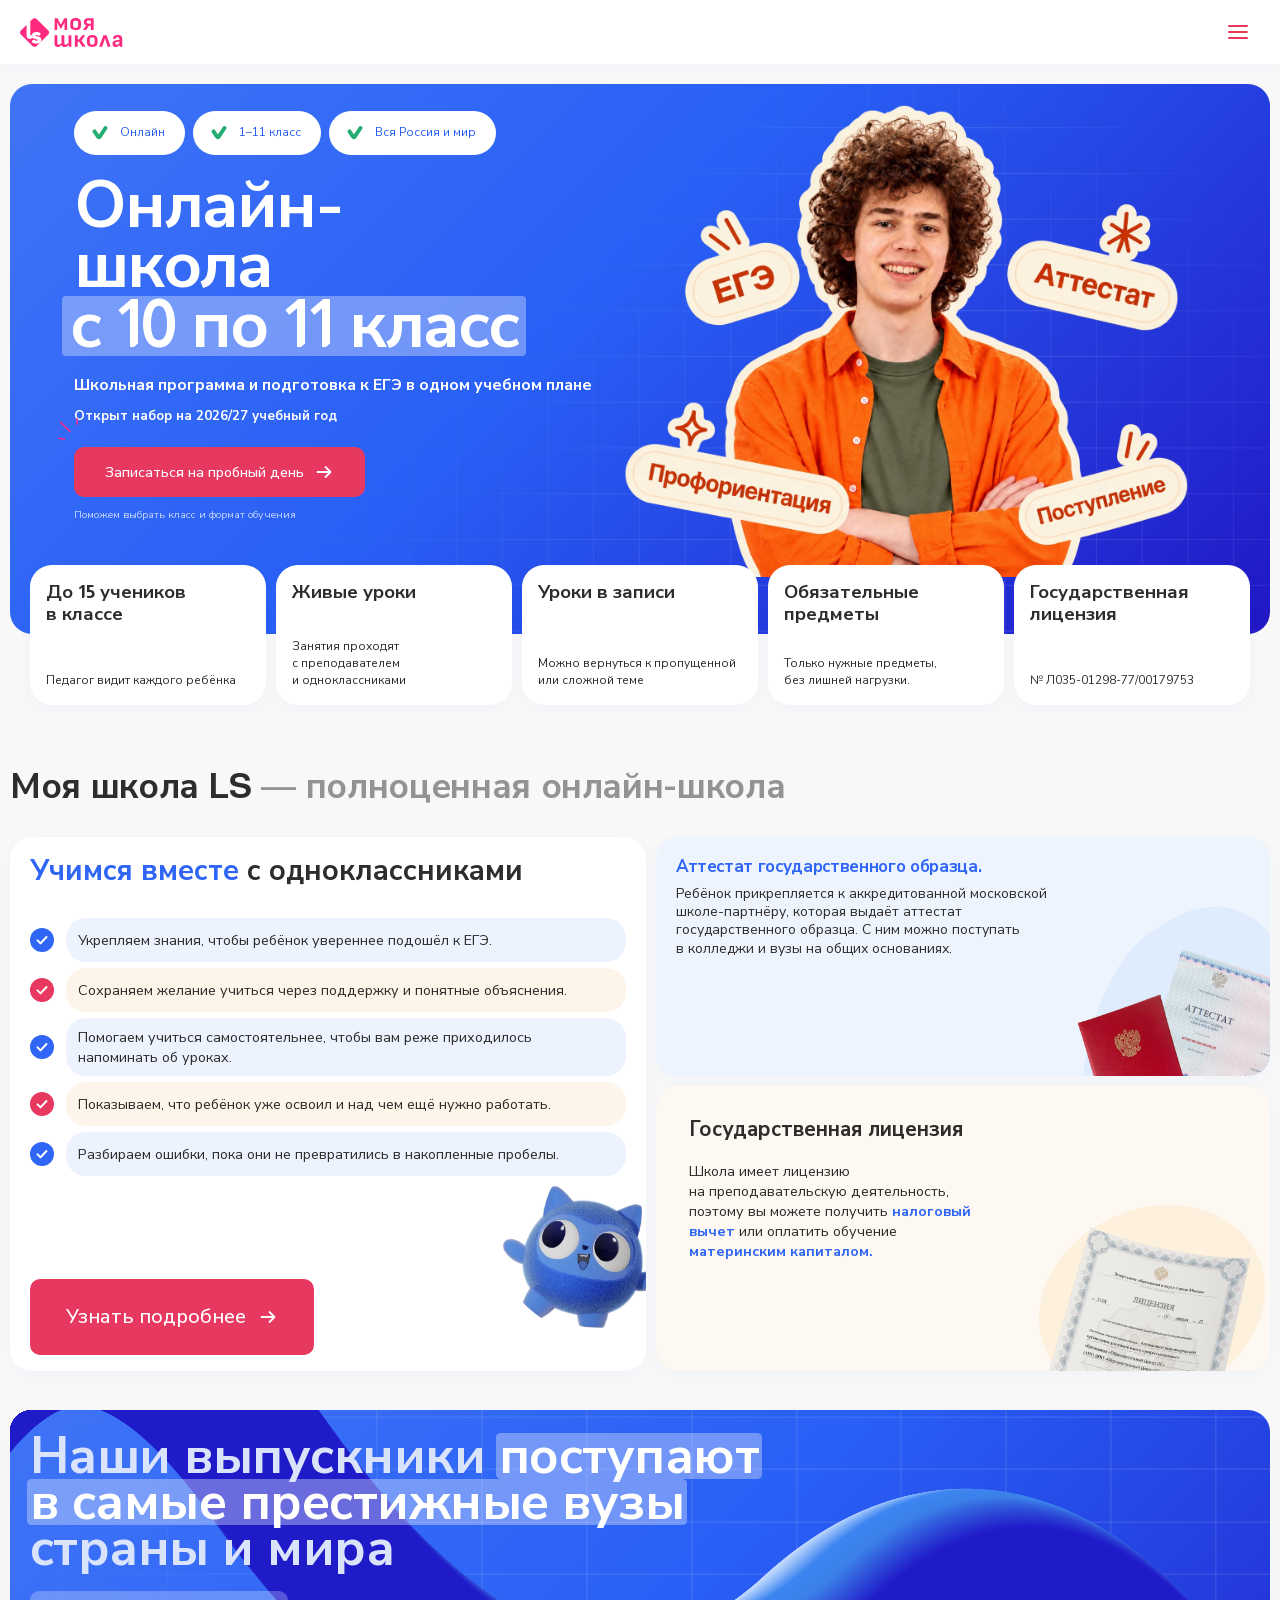
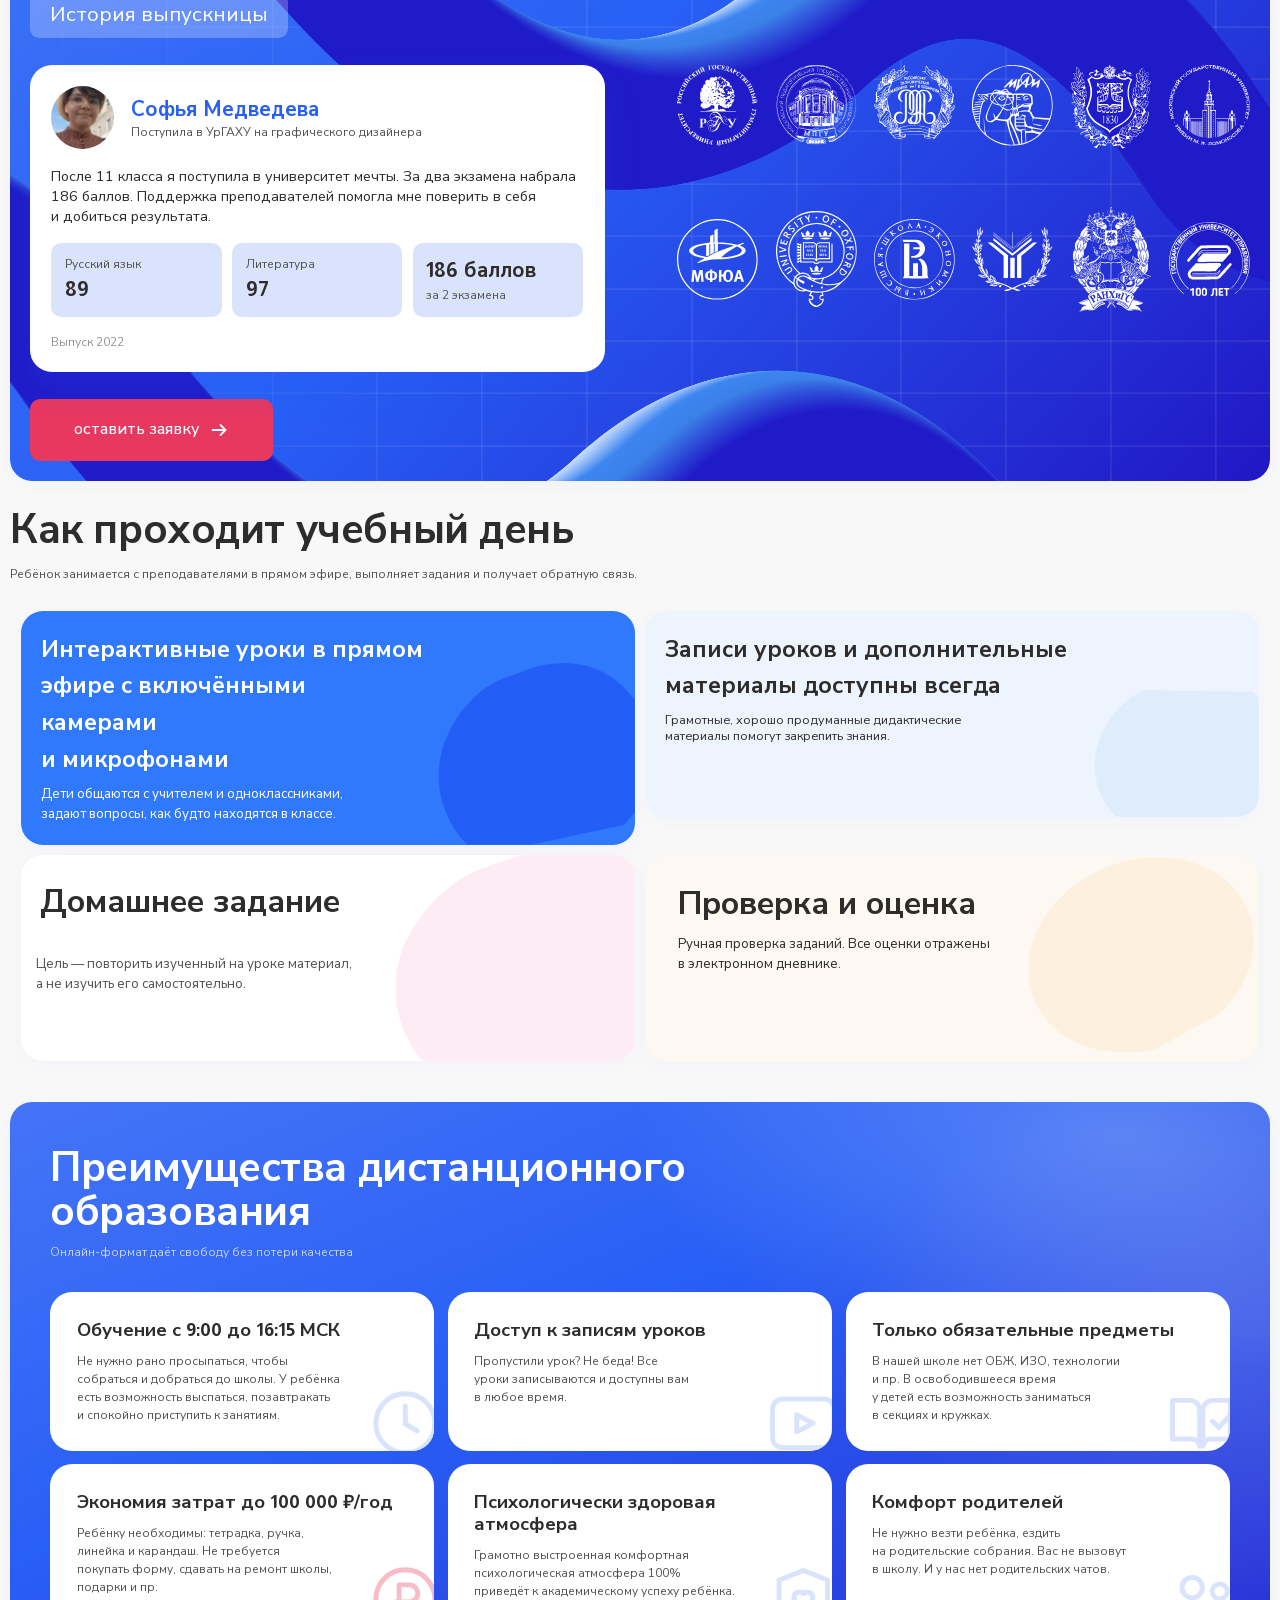
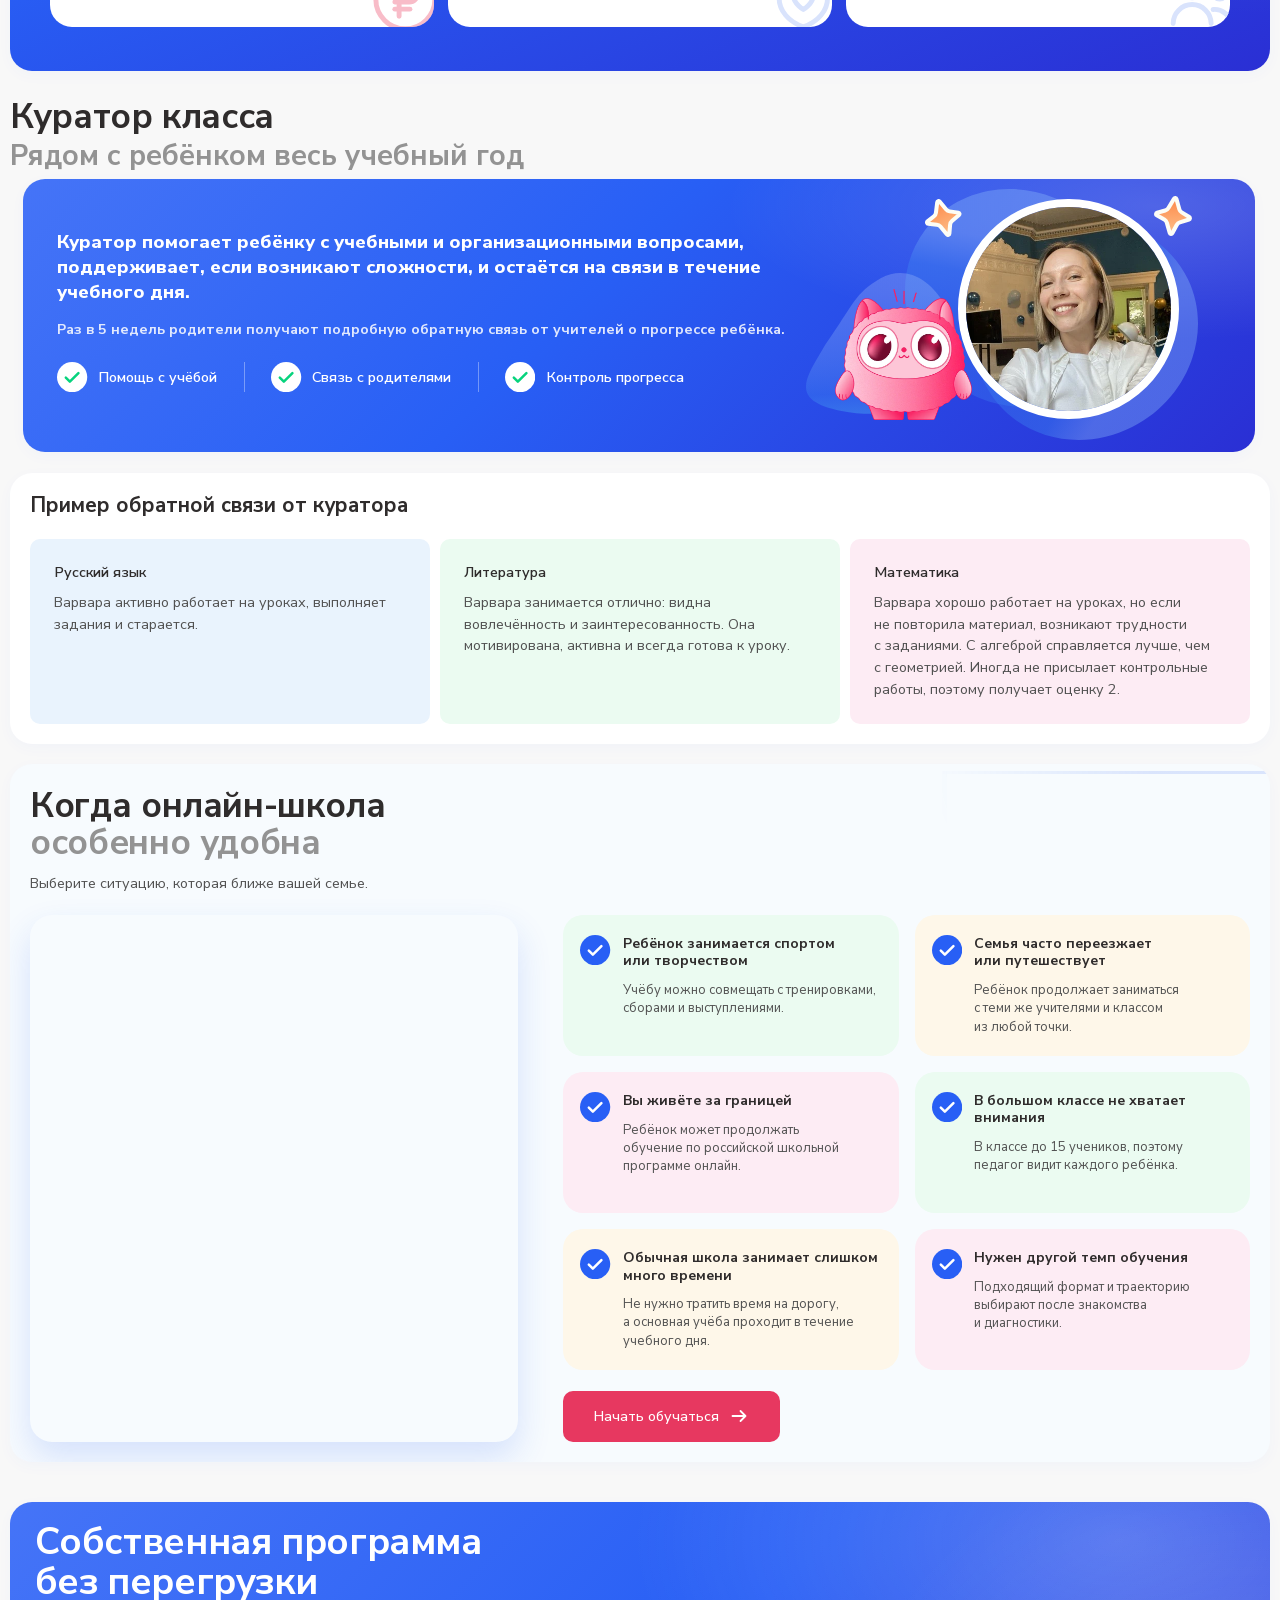
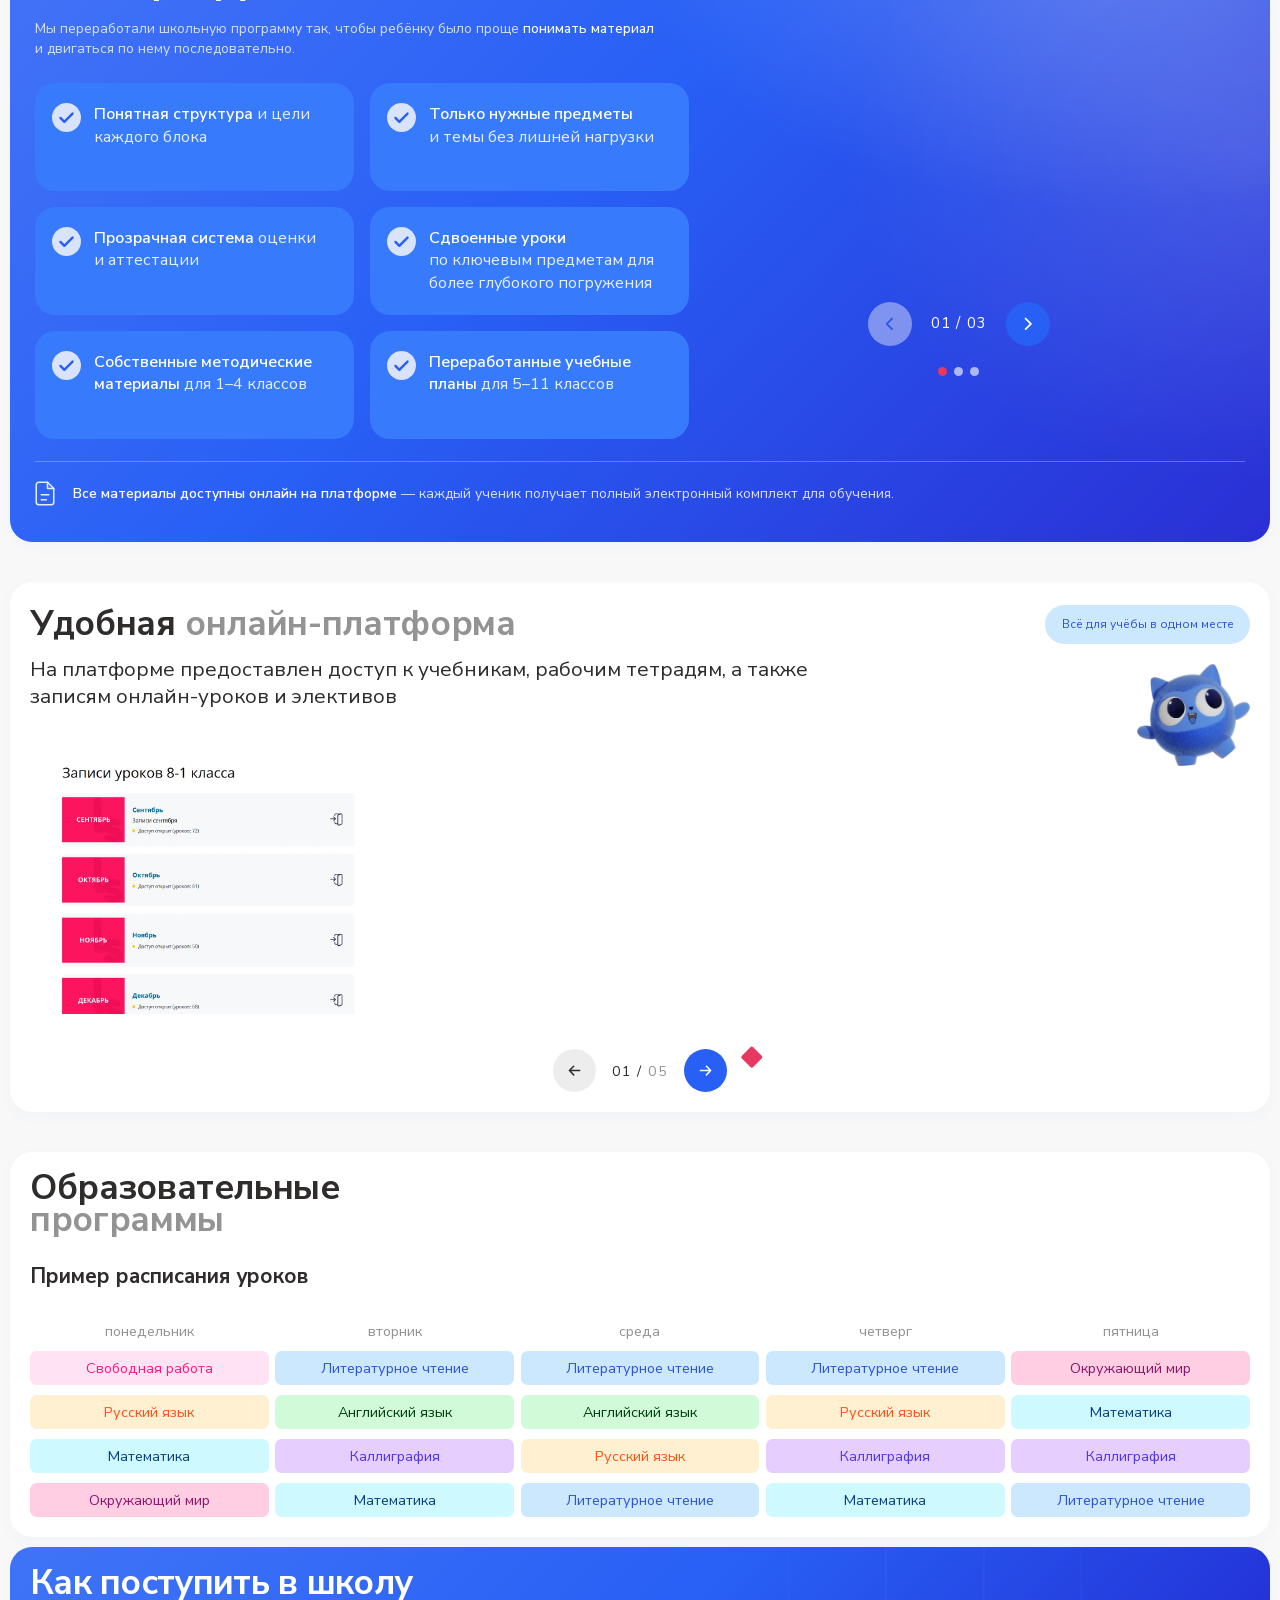
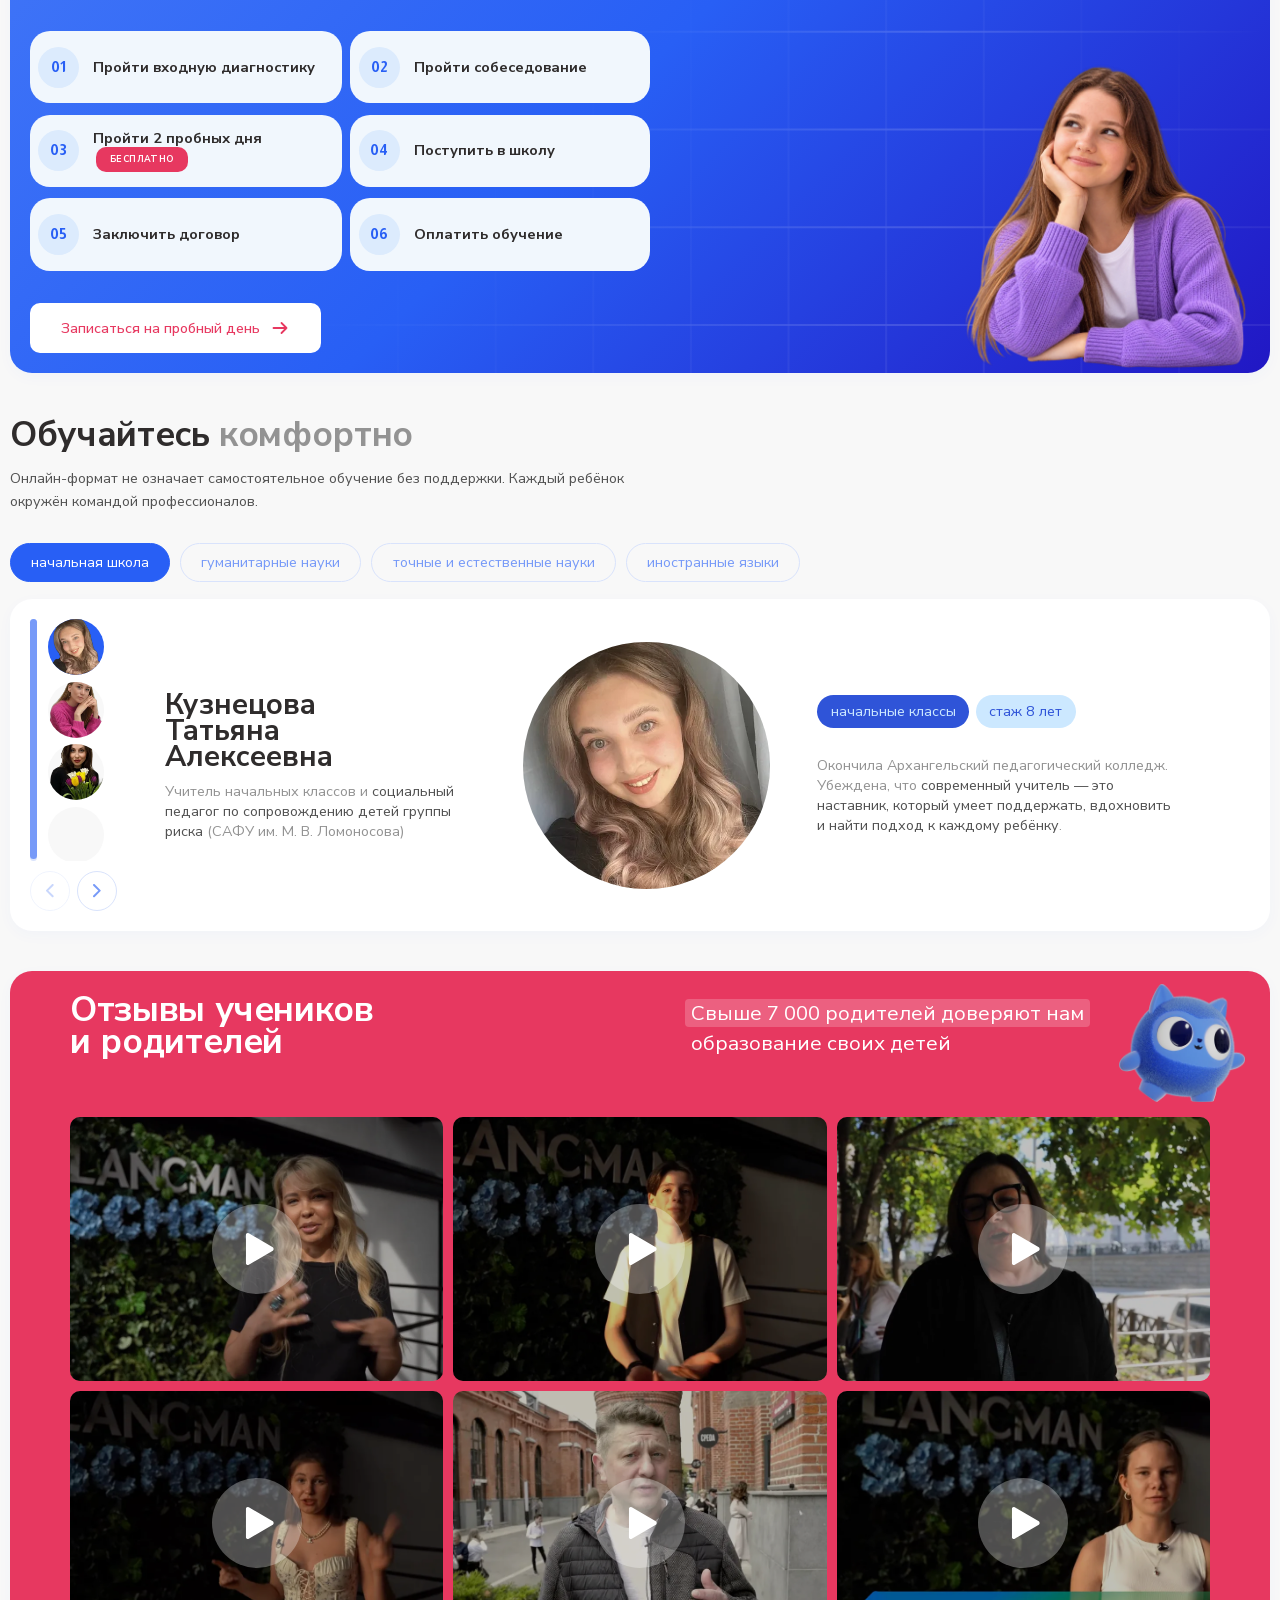
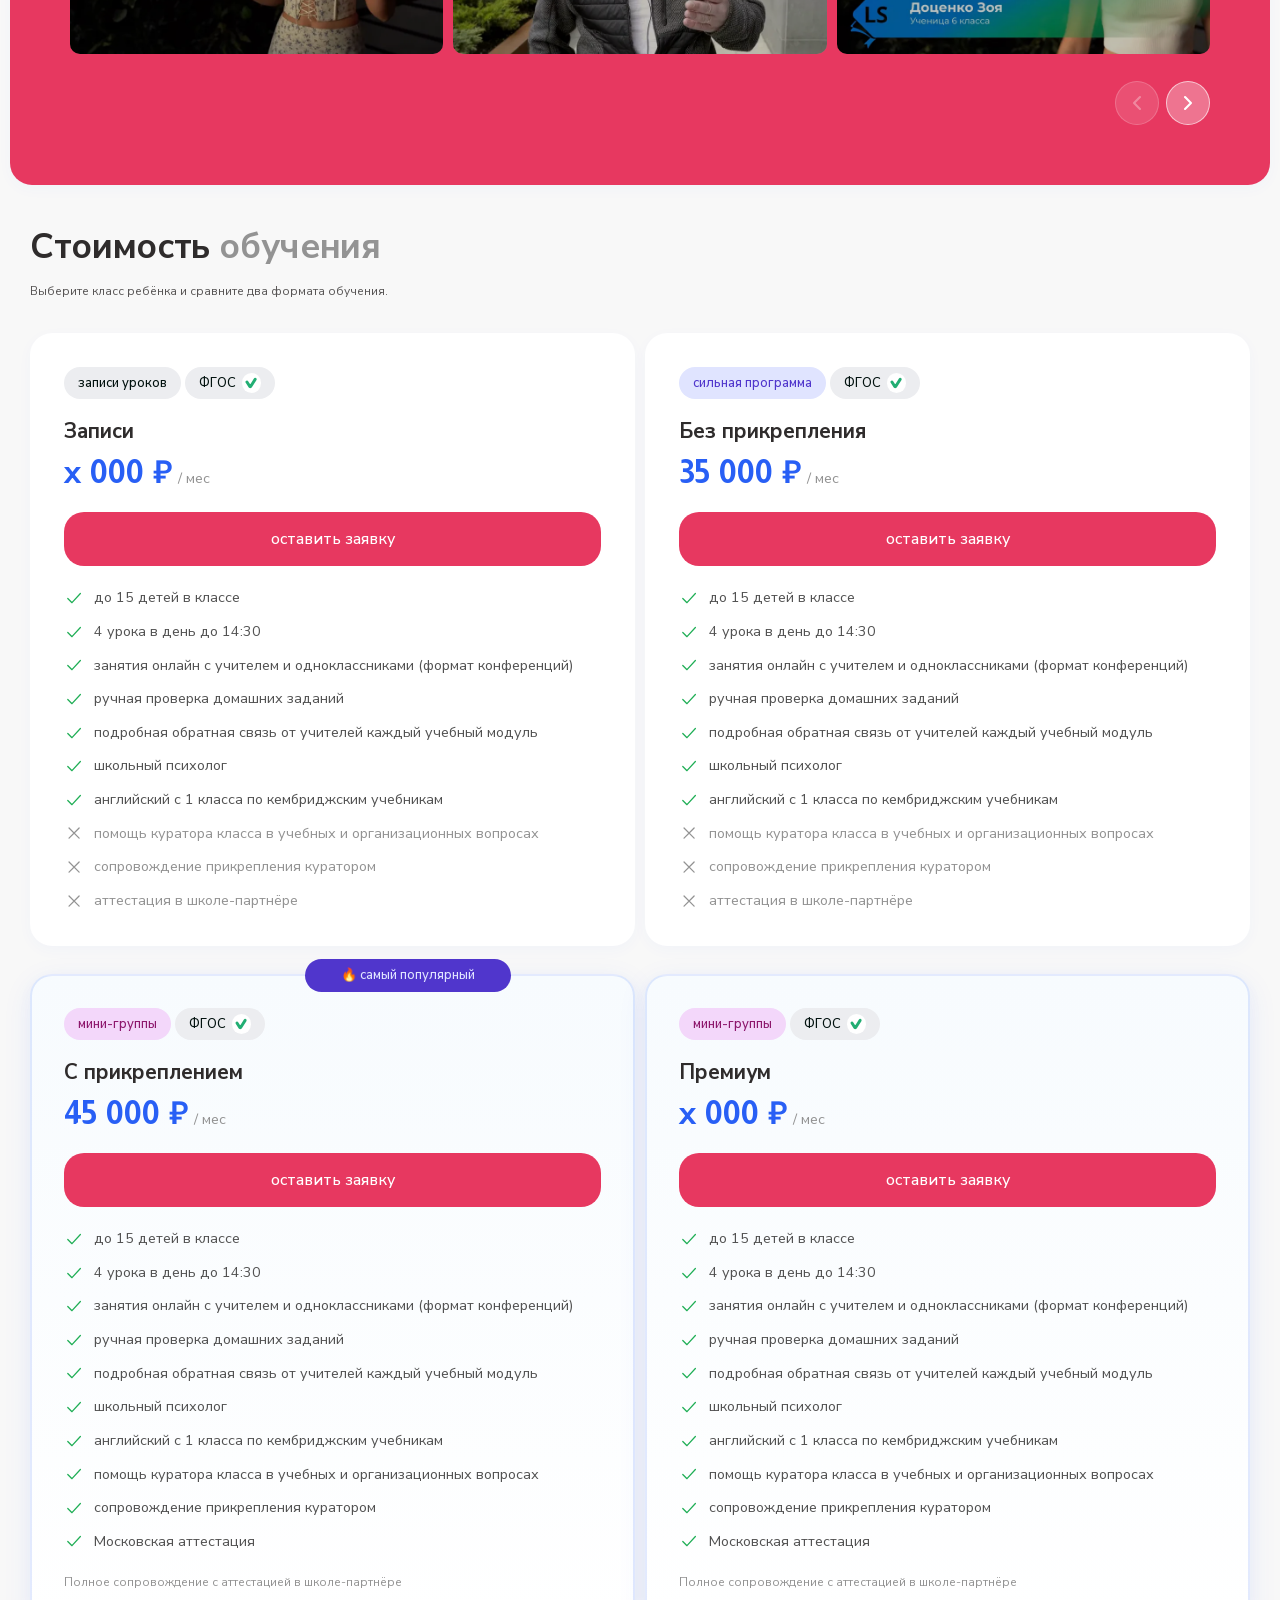
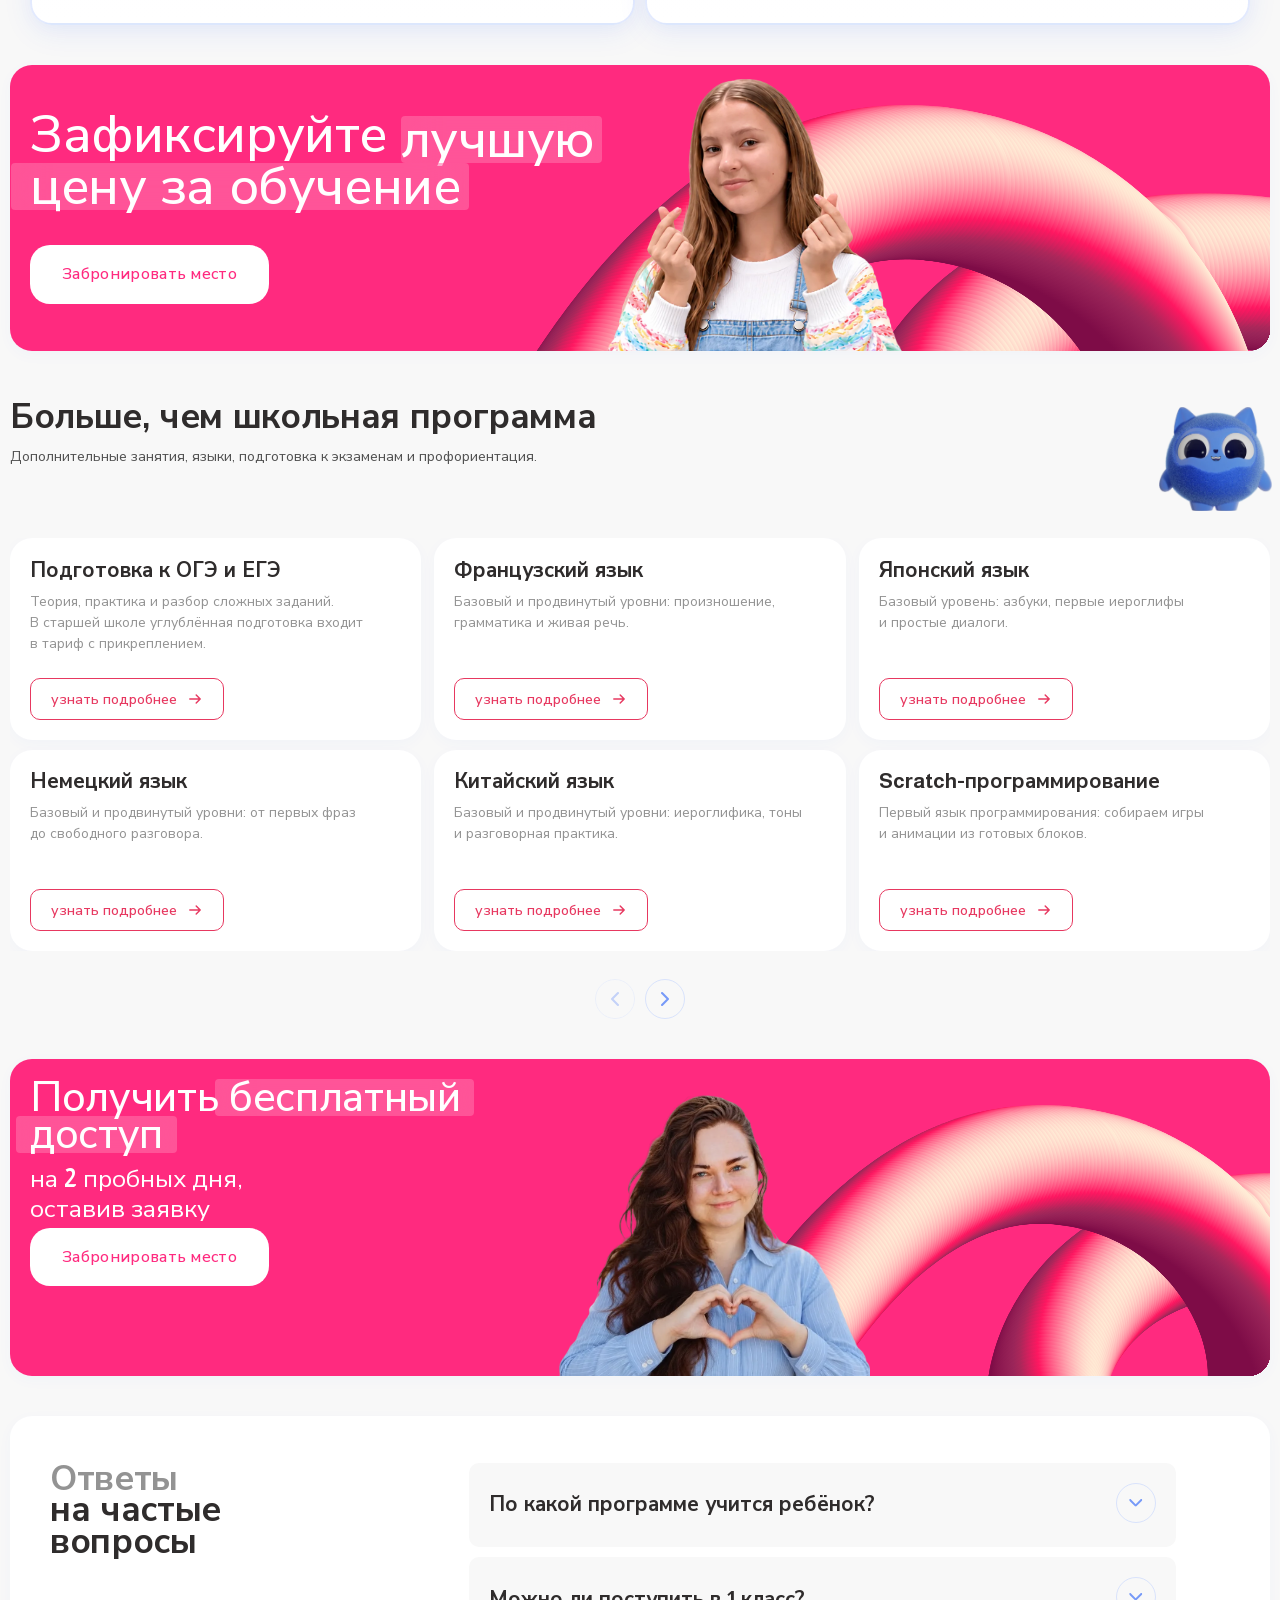
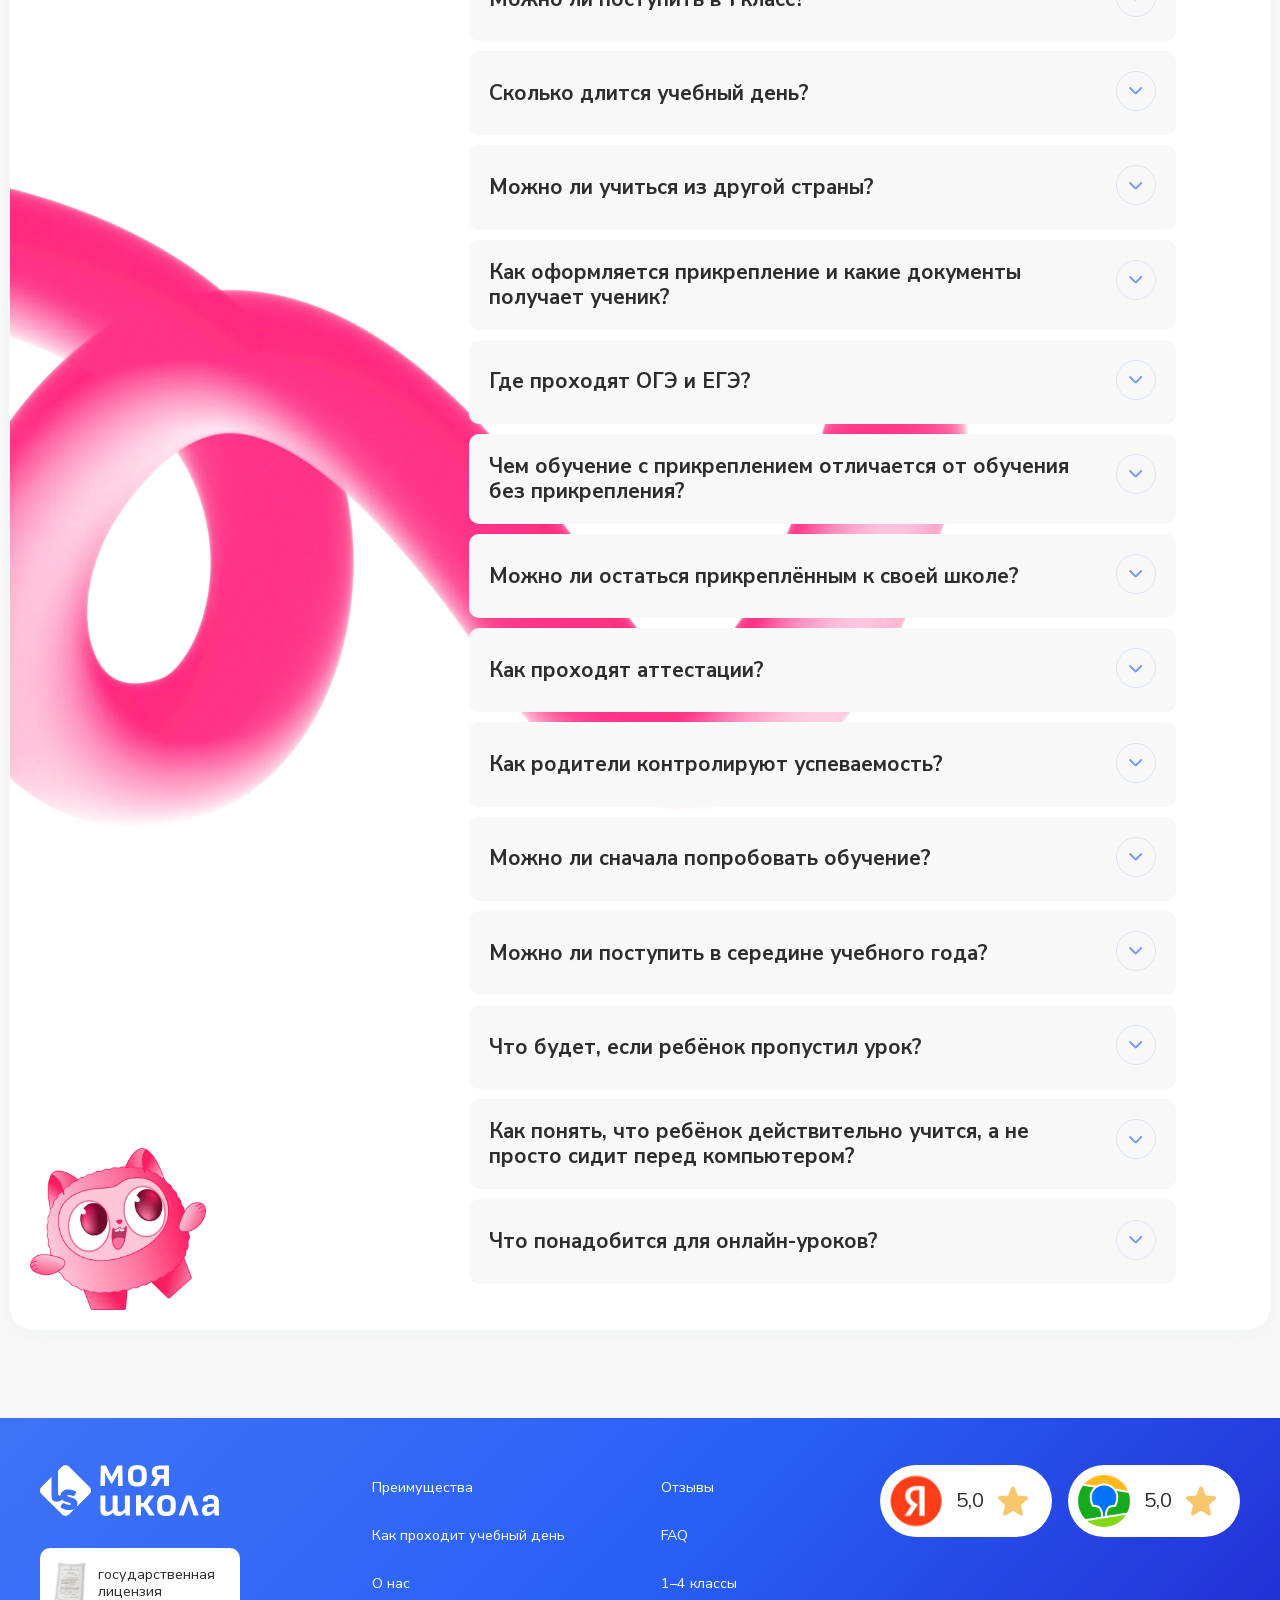
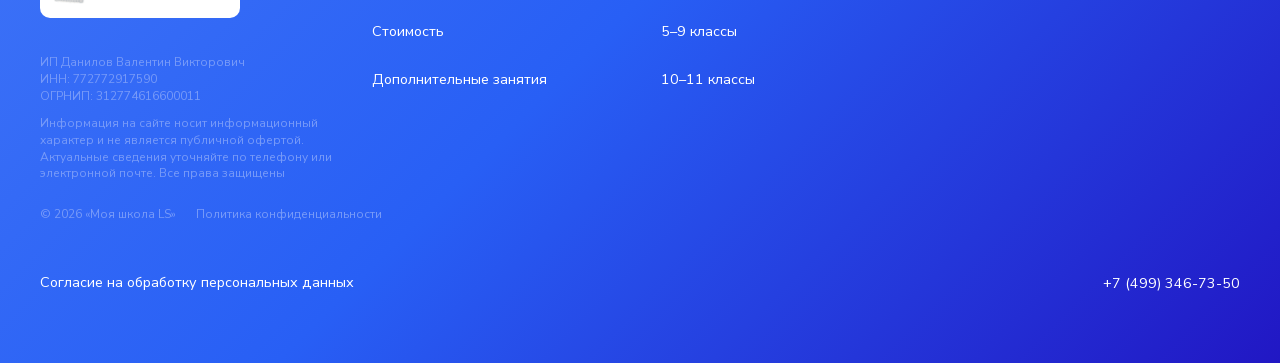
<file: 10-11-klass/index.html>
<!DOCTYPE html>
<html lang="ru">
<head>
  <meta charset="UTF-8">
  <meta name="viewport" content="width=device-width, initial-scale=1.0">
  <title>Онлайн-школа с 10 по 11 класс — Моя школа LS</title>
  <meta name="description" content="Онлайн-школа «Моя школа LS» для 10–11 классов: аттестат государственного образца, подготовка к ЕГЭ, до 15 учеников в классе, уроки в прямом эфире с записью. Бесплатные 2 пробных дня.">
  <link rel="canonical" href="https://agb.lancmanschool.com/10-11-klass/">
  <meta name="robots" content="index, follow, max-image-preview:large">

  <meta property="og:type" content="website">
  <meta property="og:site_name" content="Моя школа LS">
  <meta property="og:title" content="Онлайн-школа с 10 по 11 класс — Моя школа LS">
  <meta property="og:description" content="10–11 класс онлайн: аттестат государственного образца, подготовка к ЕГЭ, до 15 учеников в классе, уроки в прямом эфире. Бесплатные 2 пробных дня.">
  <meta property="og:url" content="https://agb.lancmanschool.com/10-11-klass/">
  <meta property="og:image" content="https://agb.lancmanschool.com/assets/img/og-cover-10-11.jpg">
  <meta property="og:image:width" content="1200">
  <meta property="og:image:height" content="630">
  <meta property="og:image:alt" content="Онлайн-школа «Моя школа LS» — обучение с 1 по 11 класс из любой точки">
  <meta property="og:locale" content="ru_RU">

  <meta name="twitter:card" content="summary_large_image">
  <meta name="twitter:title" content="Онлайн-школа с 10 по 11 класс — Моя школа LS">
  <meta name="twitter:description" content="10–11 класс онлайн: аттестат государственного образца, подготовка к ЕГЭ, до 15 учеников в классе, уроки в прямом эфире. Бесплатные 2 пробных дня.">
  <meta name="twitter:image" content="https://agb.lancmanschool.com/assets/img/og-cover-10-11.jpg">

  <meta name="theme-color" content="#285FF5">

  <link rel="icon" type="image/png" href="../assets/favicon/favicon-96x96.png" sizes="96x96">
  <link rel="icon" type="image/svg+xml" href="../assets/favicon/favicon.svg">
  <link rel="shortcut icon" href="../assets/favicon/favicon.ico">
  <link rel="apple-touch-icon" sizes="180x180" href="../assets/favicon/apple-touch-icon.png">
  <meta name="apple-mobile-web-app-title" content="Моя Школа LS">
  <link rel="manifest" href="../assets/favicon/site.webmanifest?v=2">

  <link rel="preload" href="../assets/fonts/nunito-sans-cyrillic.woff2" as="font" type="font/woff2" crossorigin>
  <link rel="preload" href="../assets/fonts/nunito-sans-latin.woff2" as="font" type="font/woff2" crossorigin>
  <link rel="preload" href="../assets/fonts/almarai-latin-700.woff2" as="font" type="font/woff2" crossorigin>

  <link rel="stylesheet" href="../css/base.css?v=8">
  <link rel="stylesheet" href="../css/layout.css?v=3">
  <link rel="stylesheet" href="../css/header.css?v=14">
  <link rel="stylesheet" href="../css/hero.css?v=11">
  <link rel="stylesheet" href="../css/info-cards.css?v=8">
  <link rel="stylesheet" href="../css/school-intro.css?v=2">
  <link rel="stylesheet" href="../css/onschool.css?v=14">
  <link rel="stylesheet" href="../css/attestat.css?v=12">
  <link rel="stylesheet" href="../css/school-day.css?v=7">
  <link rel="stylesheet" href="../css/benefits.css?v=2">
  <link rel="stylesheet" href="../css/curator.css?v=9">
  <link rel="stylesheet" href="../css/who-fits.css?v=19">
  <link rel="stylesheet" href="../css/program.css?v=9">
  <link rel="stylesheet" href="../css/platform.css?v=14">
  <link rel="stylesheet" href="../css/programs.css?v=8">
  <link rel="stylesheet" href="../css/classes.css?v=3">
  <link rel="stylesheet" href="../css/about.css?v=14">
  <link rel="stylesheet" href="../css/reviews.css?v=9">
  <link rel="stylesheet" href="../css/pricing.css?v=13">
  <link rel="stylesheet" href="../css/universities.css?v=8">
  <link rel="stylesheet" href="../css/additional.css?v=6">
  <link rel="stylesheet" href="../css/cta.css?v=6">
  <link rel="stylesheet" href="../css/faq.css?v=3">
  <link rel="stylesheet" href="../css/footer.css?v=13">
  <link rel="stylesheet" href="../css/form.css?v=5">
  <link rel="stylesheet" href="../css/mobile-cta.css">
  <link rel="stylesheet" href="../css/landing-10-11.css?v=62">

  <script src="../js/main.js?v=13" defer></script>
  <script src="../js/analytics.js?v=2" defer></script>
  <script src="../js/header.js?v=4" defer></script>
  <script src="../js/mobile-cta.js?v=2" defer></script>
  <script src="../js/programs.js?v=2" defer></script>
  <script src="../js/classes.js?v=2" defer></script>
  <script src="../js/about.js?v=4" defer></script>
  <script src="../js/pricing.js?v=8" defer></script>
  <script src="../js/additional.js?v=2" defer></script>
  <script src="../js/reviews.js?v=7" defer></script>
  <script src="../js/faq.js?v=3" defer></script>
  <script src="../js/form.js?v=4" defer></script>
  <script src="../js/bitrix.js?v=2" defer></script>
</head>
<body class="landing landing--10-11">

  <!-- Roistat Counter Start -->
  <script>
  (function(w, d, s, h, id) {
      w.roistatProjectId = id; w.roistatHost = h; w.roistatPage = d.location.href; w.roistatReferrer = d.referrer;
      var p = d.location.protocol == "https:" ? "https://" : "http://";
      var u = /^.*roistat_visit=[^;]+(.*)?$/.test(d.cookie) ? "/dist/module.js" : "/api/site/1.0/"+id+"/init?referrer="+encodeURIComponent(d.location.href);
      var js = d.createElement(s); js.charset="UTF-8"; js.async = 1; js.src = p+h+u; var js2 = d.getElementsByTagName(s)[0]; js2.parentNode.insertBefore(js, js2);
  })(window, document, 'script', 'cloud.roistat.com', '4be4190ead9f61d2879262bfc344eab0');
  </script>
  <!-- Roistat Counter End -->

  <!-- Yandex.Metrika counter -->
  <script type="text/javascript">
      (function(m,e,t,r,i,k,a){
          m[i]=m[i]||function(){(m[i].a=m[i].a||[]).push(arguments)};
          m[i].l=1*new Date();
          for (var j = 0; j < document.scripts.length; j++) {if (document.scripts[j].src === r) { return; }}
          k=e.createElement(t),a=e.getElementsByTagName(t)[0],k.async=1,k.src=r,a.parentNode.insertBefore(k,a)
      })(window, document,'script','https://mc.yandex.ru/metrika/tag.js', 'ym');

      ym(37734395, 'init', {webvisor:true, trackHash:true, clickmap:true, referrer: document.referrer, url: location.href, accurateTrackBounce:true, trackLinks:true});
  </script>
  <noscript><div><img src="https://mc.yandex.ru/watch/37734395" style="position:absolute; left:-9999px;" alt="" /></div></noscript>
  <!-- /Yandex.Metrika counter -->

  <script data-b24-form="click/225/yn061r" data-skip-moving="true">
  window.roistatVisitCallback = function (visitId) {
      window.addEventListener('b24:form:init', (event) => {
          let form = event.detail.object;
          form.setProperty("roistatID", visitId);
      });
  (function(w,d,u){var s=d.createElement('script');s.async=true;s.src=u+'?'+(Date.now()/180000|0);var h=d.getElementsByTagName('script')[0];h.parentNode.insertBefore(s,h);})(window,document,'https://cdn-ru.bitrix24.ru/b921701/crm/form/loader_225.js');
  };
  </script>
  <button class="b24-trigger" type="button" data-b24-form="click/225/yn061r" aria-hidden="true" tabindex="-1"></button>

  <header class="header">
    <div class="container header__inner">
      <a class="header__logo" href="#" aria-label="Моя школа LS — на главную">
        <img src="../assets/img/logo.svg" alt="Моя школа LS" width="108" height="29">
      </a>

      <nav class="header__nav" aria-label="Основное меню">
        <div class="header__group header__group--active">
          <div class="header__switch">
            <button class="header__group-btn" type="button" aria-expanded="false" aria-haspopup="true" aria-controls="nav-classes">10–11&nbsp;классы<svg class="header__chevron" width="10" height="6" viewBox="0 0 10 6" fill="none" aria-hidden="true"><path d="m1 1 4 4 4-4" stroke="currentColor" stroke-width="1.5" stroke-linecap="round" stroke-linejoin="round"/></svg></button>
          </div>
          <div class="header__dropdown" id="nav-classes">
            <a class="header__option" href="../">Онлайн-школа</a>
            <a class="header__option" href="../1-4-klass/">1–4&nbsp;классы</a>
            <a class="header__option" href="../5-9-klass/">5–9&nbsp;классы</a>
          </div>
        </div>
        <a class="header__link" href="#school-intro">О&nbsp;школе</a>
        <a class="header__link" href="#school-day">Как проходит обучение</a>
        <a class="header__link" href="#pricing">Стоимость</a>
        <a class="header__link" href="#reviews">Отзывы</a>
        <a class="header__link" href="#faq">FAQ</a>
      </nav>

      <a class="header__phone" href="tel:+74993467350">+7&nbsp;(499)&nbsp;346-73-50</a>

      <a class="btn btn--small btn--blue header__cta" href="#form" data-open-form="Консультация" data-cta-location="header">Получить консультацию</a>

      <button class="header__burger" type="button" aria-label="Открыть меню" aria-expanded="false">
        <svg width="24" height="24" viewBox="0 0 24 24" fill="none" aria-hidden="true">
          <path d="M3 6h18M3 12h18M3 18h18" stroke="currentColor" stroke-width="2" stroke-linecap="round"/>
        </svg>
      </button>

      <div class="header__menu">
        <div class="header__menu-bar">
          <img src="../assets/img/logo.svg" alt="Моя школа LS" width="108" height="29" loading="lazy" decoding="async">
          <button class="header__menu-close" type="button" aria-label="Закрыть меню">
            <svg width="24" height="24" viewBox="0 0 24 24" fill="none" aria-hidden="true">
              <path d="m5 5 14 14M19 5 5 19" stroke="currentColor" stroke-width="2" stroke-linecap="round"/>
            </svg>
          </button>
        </div>
        <nav class="header__menu-nav" aria-label="Мобильное меню">
          <div class="header__menu-classes">
            <a class="header__menu-class" href="../">Онлайн-школа</a>
            <a class="header__menu-class" href="../1-4-klass/">1–4&nbsp;классы</a>
            <a class="header__menu-class" href="../5-9-klass/">5–9&nbsp;классы</a>
            <a class="header__menu-class header__menu-class--active" aria-current="page" href="../10-11-klass/">10–11&nbsp;классы</a>
          </div>
          <a href="#school-intro">О&nbsp;школе</a>
          <a href="#school-day">Как проходит обучение</a>
          <a href="#pricing">Стоимость</a>
          <a href="#reviews">Отзывы</a>
          <a href="#faq">FAQ</a>
        </nav>
        <a class="header__menu-phone" href="tel:+74993467350">+7&nbsp;(499)&nbsp;346-73-50</a>
        <a class="btn btn--primary header__menu-cta" href="#form" data-open-form="Консультация" data-cta-location="header-menu">
          Получить консультацию
          <svg class="btn__arrow" width="20" height="20" viewBox="0 0 20 20" fill="none" aria-hidden="true">
            <path d="M3.5 10h13m0 0-5-5m5 5-5 5" stroke="currentColor" stroke-width="1.8" stroke-linecap="round" stroke-linejoin="round"/>
          </svg>
        </a>
      </div>
    </div>
  </header>

  <div class="mobile-cta">
    <a class="btn btn--blue" href="#form" data-open-form="Консультация" data-cta-location="sticky">Получить консультацию</a>
  </div>

  <main>
    <div class="hero-group">
    <section class="hero" id="hero">
      <div class="hero__panel">
        <div class="hero__content">
          <ul class="hero__locations">
            <li class="hero__location"><img src="../assets/img/green checkmark.svg" alt="" width="24" height="24">Онлайн</li>
            <li class="hero__location"><img src="../assets/img/green checkmark.svg" alt="" width="24" height="24">1–11&nbsp;класс</li>
            <li class="hero__location"><img src="../assets/img/green checkmark.svg" alt="" width="24" height="24">Вся Россия и&nbsp;мир</li>
          </ul>

          <h1 class="hero__title">Онлайн-<br class="hero__br">школа<br><span class="hero__hl">с&nbsp;10 по&nbsp;11&nbsp;класс</span></h1>

          <p class="hero__desc">Школьная программа и&nbsp;подготовка к&nbsp;ЕГЭ в&nbsp;одном учебном плане</p>

          <p class="hero__note">Открыт набор на&nbsp;2026/27&nbsp;учебный год</p>

          <div class="hero__cta">
            <img class="hero__spark hero__spark--btn" src="../assets/img/hero/spark-btn.svg" alt="" width="20" height="22">
            <a class="btn btn--primary" href="#form" data-open-form data-cta-location="hero">
              Записаться на&nbsp;пробный день
              <svg class="btn__arrow" width="20" height="20" viewBox="0 0 20 20" fill="none" aria-hidden="true">
                <path d="M3.5 10h13m0 0-5-5m5 5-5 5" stroke="currentColor" stroke-width="1.8" stroke-linecap="round" stroke-linejoin="round"/>
              </svg>
            </a>
          </div>

          <p class="hero__cta-note">Поможем выбрать класс и&nbsp;формат обучения</p>

        </div>

        <div class="hero__kids">
          <img class="hero__kid" src="../assets/img/landing/10-11/hero-photo.webp" alt="Ученик «Моя школа LS»" width="1377" height="1142">
        </div>
      </div>
    </section>

    <section class="info-cards" id="advantages">
      <ul class="info-cards__list">
        <li class="info-cards__card">
          <h3 class="info-cards__title">До&nbsp;15&nbsp;учеников в&nbsp;классе</h3>
          <p class="info-cards__text">Педагог видит каждого ребёнка</p>
        </li>
        <li class="info-cards__card">
          <h3 class="info-cards__title">Живые уроки</h3>
          <p class="info-cards__text">Занятия проходят с&nbsp;преподавателем и&nbsp;одноклассниками</p>
        </li>
        <li class="info-cards__card">
          <h3 class="info-cards__title">Уроки в&nbsp;записи</h3>
          <p class="info-cards__text">Можно вернуться к&nbsp;пропущенной или сложной теме</p>
        </li>
        <li class="info-cards__card">
          <h3 class="info-cards__title">Обязательные предметы</h3>
          <p class="info-cards__text">Только нужные предметы, без&nbsp;лишней нагрузки.</p>
        </li>
        <li class="info-cards__card info-cards__card--license">
          <h3 class="info-cards__title">Государственная лицензия</h3>
          <p class="info-cards__text">№&nbsp;Л035-01298-77/00179753</p>
        </li>
      </ul>
    </section>
    </div>

    <section class="school-intro" id="school-intro">
      <div class="container">
        <h2 class="school-intro__title">Моя школа&nbsp;LS <span class="school-intro__title-muted">— полноценная онлайн-школа</span></h2>
      </div>
    </section>

    <section class="onschool" id="onschool">
      <div class="container">
        <div class="onschool__grid">
          <article class="onschool-card attestat" id="attestat">
            <div class="attestat__content">
              <h3 class="attestat__title"><span class="attestat__title-accent">Учимся вместе</span> с&nbsp;одноклассниками</h3>
              <ul class="attestat__facts">
                  <li class="attestat__fact attestat__fact--blue"><svg class="attestat__check" width="14" height="14" viewBox="0 0 14 14" fill="none" aria-hidden="true"><path d="M2.5 7.4l3 3 6-6.4" stroke="currentColor" stroke-width="2" stroke-linecap="round" stroke-linejoin="round"/></svg><span class="attestat__fact-text">Укрепляем знания, чтобы ребёнок увереннее подошёл к&nbsp;ЕГЭ.</span></li>
                  <li class="attestat__fact attestat__fact--pink"><svg class="attestat__check" width="14" height="14" viewBox="0 0 14 14" fill="none" aria-hidden="true"><path d="M2.5 7.4l3 3 6-6.4" stroke="currentColor" stroke-width="2" stroke-linecap="round" stroke-linejoin="round"/></svg><span class="attestat__fact-text">Сохраняем желание учиться через поддержку и&nbsp;понятные объяснения.</span></li>
                  <li class="attestat__fact attestat__fact--blue"><svg class="attestat__check" width="14" height="14" viewBox="0 0 14 14" fill="none" aria-hidden="true"><path d="M2.5 7.4l3 3 6-6.4" stroke="currentColor" stroke-width="2" stroke-linecap="round" stroke-linejoin="round"/></svg><span class="attestat__fact-text">Помогаем учиться самостоятельнее, чтобы вам реже приходилось напоминать об&nbsp;уроках.</span></li>
                  <li class="attestat__fact attestat__fact--pink"><svg class="attestat__check" width="14" height="14" viewBox="0 0 14 14" fill="none" aria-hidden="true"><path d="M2.5 7.4l3 3 6-6.4" stroke="currentColor" stroke-width="2" stroke-linecap="round" stroke-linejoin="round"/></svg><span class="attestat__fact-text">Показываем, что ребёнок уже освоил и&nbsp;над чем ещё нужно работать.</span></li>
                  <li class="attestat__fact attestat__fact--blue"><svg class="attestat__check" width="14" height="14" viewBox="0 0 14 14" fill="none" aria-hidden="true"><path d="M2.5 7.4l3 3 6-6.4" stroke="currentColor" stroke-width="2" stroke-linecap="round" stroke-linejoin="round"/></svg><span class="attestat__fact-text">Разбираем ошибки, пока они не&nbsp;превратились в&nbsp;накопленные пробелы.</span></li>
              </ul>
              <a class="btn btn--primary" href="#form" data-open-form data-cta-location="attestat">Узнать подробнее
                <svg class="btn__arrow" width="20" height="20" viewBox="0 0 20 20" fill="none" aria-hidden="true">
                    <path d="M3.5 10h13m0 0-5-5m5 5-5 5" stroke="currentColor" stroke-width="1.8" stroke-linecap="round" stroke-linejoin="round"/>
                  </svg>
              </a>
            </div>
            <img class="attestat__owl" src="../assets/img/landing/10-11/blue-4.webp" alt="" aria-hidden="true" width="520" height="466" loading="lazy" decoding="async">
          </article>

          <div class="onschool__col">
            <div class="onschool-online">
              <div class="onschool-online__text">
                <h3 class="onschool-online__title">Аттестат государственного образца.</h3>
                <p class="onschool-online__subtitle">Ребёнок прикрепляется к&nbsp;аккредитованной московской школе-партнёру, которая выдаёт аттестат государственного образца. С&nbsp;ним можно поступать в&nbsp;колледжи и&nbsp;вузы на&nbsp;общих основаниях.</p>
              </div>
              <img class="onschool-online__diploma" src="../assets/img/landing/10-11/attestat.webp" alt="Аттестат о среднем общем образовании и красный диплом с отличием" width="1400" height="835" loading="lazy" decoding="async">
            </div>

            <article class="onschool-card license">
              <div class="license__text">
                <h3 class="onschool-card__title">Государственная лицензия</h3>
                <p class="onschool-card__desc">Школа имеет лицензию на&nbsp;преподавательскую деятельность, поэтому вы можете получить <span class="onschool-accent">налоговый вычет</span> или оплатить обучение <span class="onschool-accent">материнским капиталом.</span></p>
              </div>
              <img class="license__img" src="../assets/img/landing/10-11/license.webp" alt="Скан государственной лицензии школы" width="696" height="900" loading="lazy" decoding="async">
            </article>
          </div>
        </div>
      </div>
    </section>

    <section class="universities" id="universities">
      <div class="container">
        <div class="universities__banner">
          <img class="universities__decor universities__decor--wave" src="../assets/img/universities/bg-blend.svg" alt="" aria-hidden="true" loading="lazy" decoding="async">
          <img class="universities__decor universities__decor--wave-2" src="../assets/img/universities/bg-blend.svg" alt="" aria-hidden="true" loading="lazy" decoding="async">

          <div class="universities__head">
            <h2 class="universities__title"><span class="universities__muted">Наши выпускники</span> <span class="universities__hl">поступают в&nbsp;самые престижные вузы</span> <span class="universities__muted">страны и&nbsp;мира</span></h2>
            <p class="universities__pill">История выпускницы</p>
          </div>

          <div class="universities__content">
            <article class="universities__case">
              <div class="universities__case-head">
                <img class="universities__case-photo" src="../assets/img/universities/sofya.webp" alt="Софья Медведева, выпускница школы" width="520" height="520" loading="lazy" decoding="async">
                <div class="universities__case-who">
                  <p class="universities__case-name">Софья Медведева</p>
                  <p class="universities__case-role">Поступила в&nbsp;УрГАХУ на&nbsp;графического дизайнера</p>
                </div>
              </div>
              <p class="universities__case-quote">После 11&nbsp;класса я&nbsp;поступила в&nbsp;университет мечты. За&nbsp;два экзамена набрала 186&nbsp;баллов. Поддержка преподавателей помогла мне поверить в&nbsp;себя и&nbsp;добиться результата.</p>
              <ul class="universities__scores">
                <li class="universities__score">
                  <span class="universities__score-label">Русский язык</span>
                  <span class="universities__score-value">89</span>
                </li>
                <li class="universities__score">
                  <span class="universities__score-label">Литература</span>
                  <span class="universities__score-value">97</span>
                </li>
                <li class="universities__score universities__score--total">
                  <span class="universities__score-value">186&nbsp;баллов</span>
                  <span class="universities__score-label">за 2&nbsp;экзамена</span>
                </li>
              </ul>
              <p class="universities__case-year">Выпуск 2022</p>
            </article>

            <a class="btn btn--primary universities__btn" href="#form" data-open-form>оставить заявку
              <svg class="btn__arrow" width="20" height="20" viewBox="0 0 20 20" fill="none" aria-hidden="true"><path d="M3.5 10h13m0 0-5-5m5 5-5 5" stroke="currentColor" stroke-width="1.8" stroke-linecap="round" stroke-linejoin="round"/></svg>
            </a>
          </div>

          <ul class="universities__logos" aria-label="Логотипы вузов">
            <li class="universities__logo"><img src="../assets/img/universities/univer-rggu.svg" alt="РГГУ" width="114" height="114" loading="lazy" decoding="async"></li>
            <li class="universities__logo"><img src="../assets/img/universities/univer-mpgu.svg" alt="МПГУ" width="115" height="114" loading="lazy" decoding="async"></li>
            <li class="universities__logo"><img src="../assets/img/universities/univer-rea.svg" alt="РЭУ им. Плеханова" width="114" height="105" loading="lazy" decoding="async"></li>
            <li class="universities__logo"><img src="../assets/img/universities/univer-mifi.svg" alt="НИЯУ МИФИ" width="114" height="114" loading="lazy" decoding="async"></li>
            <li class="universities__logo"><img src="../assets/img/universities/univer-mgtu.svg" alt="МГТУ им. Н. Э. Баумана" width="109" height="114" loading="lazy" decoding="async"></li>
            <li class="universities__logo"><img src="../assets/img/universities/univer-mgu.svg" alt="МГУ им. Ломоносова" width="114" height="114" loading="lazy" decoding="async"></li>
            <li class="universities__logo"><img src="../assets/img/universities/univer-mfua.svg" alt="МФЮА" width="114" height="114" loading="lazy" decoding="async"></li>
            <li class="universities__logo universities__logo--tall"><img src="../assets/img/universities/univer-oxford.svg" alt="University of Oxford" width="114" height="137" loading="lazy" decoding="async"></li>
            <li class="universities__logo"><img src="../assets/img/universities/univer-vshe.svg" alt="НИУ ВШЭ" width="114" height="114" loading="lazy" decoding="async"></li>
            <li class="universities__logo"><img src="../assets/img/universities/univer-mgimo.svg" alt="МГИМО" width="114" height="91" loading="lazy" decoding="async"></li>
            <li class="universities__logo"><img src="../assets/img/universities/univer-ranh.svg" alt="РАНХиГС" width="88" height="114" loading="lazy" decoding="async"></li>
            <li class="universities__logo"><img src="../assets/img/universities/univer-guu.svg" alt="ГУУ" width="114" height="105" loading="lazy" decoding="async"></li>
          </ul>
        </div>
      </div>
    </section>

    <section class="school-day" id="school-day">
      <div class="container school-day__inner">
        <header class="school-day__head">
          <h2 class="school-day__title">Как проходит учебный день</h2>
          <p class="school-day__subtitle">Ребёнок занимается с&nbsp;преподавателями в&nbsp;прямом эфире, выполняет задания и&nbsp;получает обратную связь.</p>
        </header>

        <ol class="school-day__steps">
          <li class="school-day__step school-day__step--live">
            <div class="school-day__text">
              <h3 class="school-day__step-title">Интерактивные уроки в&nbsp;прямом <br class="school-day__br">эфире с&nbsp;включёнными камерами <br class="school-day__br">и&nbsp;микрофонами</h3>
              <p class="school-day__step-text">Дети общаются с&nbsp;учителем и&nbsp;одноклассниками, <br class="school-day__br">задают вопросы, как будто находятся в&nbsp;классе.</p>
            </div>
            <img class="school-day__img" src="../assets/img/school-day/laptop.webp" alt="" aria-hidden="true" width="666" height="511" loading="lazy" decoding="async">
          </li>
          <li class="school-day__step school-day__step--records">
            <div class="school-day__text">
              <h3 class="school-day__step-title">Записи уроков и&nbsp;дополнительные <br class="school-day__br">материалы доступны всегда</h3>
              <p class="school-day__step-text">Грамотные, хорошо продуманные дидактические <br class="school-day__br">материалы помогут закрепить знания.</p>
            </div>
            <img class="school-day__img" src="../assets/img/school-day/records.webp" alt="" aria-hidden="true" width="598" height="542" loading="lazy" decoding="async">
          </li>
          <li class="school-day__step school-day__step--homework">
            <div class="school-day__text">
              <h3 class="school-day__step-title">Домашнее задание</h3>
              <p class="school-day__step-text">Цель&nbsp;— повторить изученный на&nbsp;уроке материал, а&nbsp;не&nbsp;изучить его самостоятельно.</p>
            </div>
            <img class="school-day__img" src="../assets/img/school-day/notebook.webp" alt="" aria-hidden="true" width="774" height="754" loading="lazy" decoding="async">
          </li>
          <li class="school-day__step school-day__step--check">
            <div class="school-day__text">
              <h3 class="school-day__step-title">Проверка и&nbsp;оценка</h3>
              <p class="school-day__step-text">Ручная проверка заданий. Все оценки отражены в&nbsp;электронном дневнике.</p>
            </div>
            <img class="school-day__img" src="../assets/img/school-day/check.webp" alt="" aria-hidden="true" width="725" height="626" loading="lazy" decoding="async">
          </li>
        </ol>
      </div>
    </section>

    <section class="benefits" id="benefits">
      <div class="container benefits__inner">
        <div class="benefits__box">
          <h2 class="benefits__title">Преимущества дистанционного образования</h2>
          <p class="benefits__subtitle">Онлайн-формат даёт свободу без потери качества</p>

          <ul class="benefits__list">
          <li class="benefits__card">
            <h3 class="benefits__card-title">Обучение с&nbsp;9:00 до&nbsp;16:15 МСК</h3>
            <p class="benefits__card-text">Не&nbsp;нужно рано просыпаться, чтобы собраться и&nbsp;добраться до&nbsp;школы. У&nbsp;ребёнка есть возможность выспаться, позавтракать и&nbsp;спокойно приступить к&nbsp;занятиям.</p>
            <svg class="benefits__icon" viewBox="0 0 24 24" fill="none" stroke="currentColor" stroke-width="1.5" stroke-linecap="round" stroke-linejoin="round" aria-hidden="true" focusable="false"><circle cx="12" cy="12" r="9"/><path d="M12 6.8v5.4l3.6 2.1"/></svg>
          </li>
          <li class="benefits__card">
            <h3 class="benefits__card-title">Доступ к&nbsp;записям уроков</h3>
            <p class="benefits__card-text">Пропустили урок? Не&nbsp;беда! Все уроки записываются и&nbsp;доступны вам в&nbsp;любое время.</p>
            <svg class="benefits__icon" viewBox="0 0 24 24" fill="none" stroke="currentColor" stroke-width="1.5" stroke-linecap="round" stroke-linejoin="round" aria-hidden="true" focusable="false"><rect x="2.6" y="4.6" width="18.8" height="14.8" rx="3"/><path d="M10 9.4l5 2.6-5 2.6z"/></svg>
          </li>
          <li class="benefits__card">
            <h3 class="benefits__card-title">Только обязательные предметы</h3>
            <p class="benefits__card-text">В&nbsp;нашей школе нет ОБЖ, ИЗО, технологии и&nbsp;пр. В&nbsp;освободившееся время у&nbsp;детей есть возможность заниматься в&nbsp;секциях и&nbsp;кружках.</p>
            <svg class="benefits__icon" viewBox="0 0 24 24" fill="none" stroke="currentColor" stroke-width="1.5" stroke-linecap="round" stroke-linejoin="round" aria-hidden="true" focusable="false"><path d="M3.2 5h5.3a3 3 0 0 1 3 3v11a2.4 2.4 0 0 0-2.4-2.2H3.2z"/><path d="M20.8 5h-5.3a3 3 0 0 0-3 3v11a2.4 2.4 0 0 1 2.4-2.2h5.9z"/><path d="M15.4 11.4l1.9 1.9 3.4-3.6"/></svg>
          </li>
          <li class="benefits__card">
            <h3 class="benefits__card-title">Экономия затрат до&nbsp;100&nbsp;000&nbsp;₽/год</h3>
            <p class="benefits__card-text">Ребёнку необходимы: тетрадка, ручка, линейка и&nbsp;карандаш. Не&nbsp;требуется покупать форму, сдавать на&nbsp;ремонт школы, подарки и&nbsp;пр.</p>
            <svg class="benefits__icon benefits__icon--money" viewBox="0 0 24 24" fill="none" stroke="currentColor" stroke-width="1.5" stroke-linecap="round" stroke-linejoin="round" aria-hidden="true" focusable="false"><circle cx="12" cy="12" r="9"/><path d="M10.1 17.2V7.6h3.1a2.6 2.6 0 0 1 0 5.2H8.8"/><path d="M8.8 15h4.6"/></svg>
          </li>
          <li class="benefits__card">
            <h3 class="benefits__card-title">Психологически здоровая атмосфера</h3>
            <p class="benefits__card-text">Грамотно выстроенная комфортная психологическая атмосфера 100% приведёт к&nbsp;академическому успеху ребёнка.</p>
            <svg class="benefits__icon" viewBox="0 0 24 24" fill="none" stroke="currentColor" stroke-width="1.5" stroke-linecap="round" stroke-linejoin="round" aria-hidden="true" focusable="false"><path d="M12 3.2l7.4 2.9v5.4c0 4-2.9 7.3-7.4 8.9-4.5-1.6-7.4-4.9-7.4-8.9V6.1z"/><path d="M12 15.1s-2.9-1.8-2.9-3.8a1.7 1.7 0 0 1 2.9-1 1.7 1.7 0 0 1 2.9 1c0 2-2.9 3.8-2.9 3.8z"/></svg>
          </li>
          <li class="benefits__card">
            <h3 class="benefits__card-title">Комфорт родителей</h3>
            <p class="benefits__card-text">Не&nbsp;нужно везти ребёнка, ездить на&nbsp;родительские собрания. Вас не&nbsp;вызовут в&nbsp;школу. И&nbsp;у&nbsp;нас нет родительских чатов.</p>
            <svg class="benefits__icon" viewBox="0 0 24 24" fill="none" stroke="currentColor" stroke-width="1.5" stroke-linecap="round" stroke-linejoin="round" aria-hidden="true" focusable="false"><circle cx="9.2" cy="8.4" r="3.1"/><path d="M3.4 19.4a5.8 5.8 0 0 1 11.6 0"/><circle cx="17.6" cy="9.6" r="2.3"/><path d="M15.6 15.1a5 5 0 0 1 5.4 4.3"/></svg>
          </li>
          </ul>
        </div>
      </div>
    </section>

    <section class="curator" id="curator">
      <div class="container curator__inner">
        <header class="curator__head">
          <h2 class="curator__title">Куратор класса</h2>
          <p class="curator__subtitle">Рядом с&nbsp;ребёнком весь учебный год</p>
        </header>

        <div class="curator__box">
          <img class="curator__deco curator__deco--blob" src="../assets/img/curator/blob.svg" alt="" aria-hidden="true" width="437" height="374" decoding="async">
          <img class="curator__deco curator__deco--blob2" src="../assets/img/curator/blob2.svg" alt="" aria-hidden="true" width="228" height="210" decoding="async">
          <img class="curator__deco curator__deco--star1" src="../assets/img/curator/star1.svg" alt="" aria-hidden="true" width="55" height="57" decoding="async">
          <img class="curator__deco curator__deco--star2" src="../assets/img/curator/star2.svg" alt="" aria-hidden="true" width="56" height="59" decoding="async">
          <img class="curator__mascot" src="../assets/img/mascots/pink-listen.webp" alt="" aria-hidden="true" width="520" height="497" loading="lazy" decoding="async">
          <div class="curator__content">
            <p class="curator__lead">Куратор помогает ребёнку с&nbsp;учебными и&nbsp;организационными вопросами,<br class="curator__br">поддерживает, если возникают сложности, и&nbsp;остаётся на&nbsp;связи в&nbsp;течение<br class="curator__br">учебного дня.</p>
            <p class="curator__text">Раз в&nbsp;5&nbsp;недель родители получают подробную обратную связь от&nbsp;учителей о&nbsp;прогрессе ребёнка.</p>

            <ul class="curator__tags">
              <li class="curator__tag"><svg class="curator__check" viewBox="0 0 24 24" fill="none" aria-hidden="true"><circle cx="12" cy="12" r="12" fill="currentColor"/><path d="M7 12.4l3.2 3.2L17 8.8" stroke-width="2" stroke-linecap="round" stroke-linejoin="round"/></svg>Помощь с&nbsp;учёбой</li>
              <li class="curator__tag"><svg class="curator__check" viewBox="0 0 24 24" fill="none" aria-hidden="true"><circle cx="12" cy="12" r="12" fill="currentColor"/><path d="M7 12.4l3.2 3.2L17 8.8" stroke-width="2" stroke-linecap="round" stroke-linejoin="round"/></svg>Связь с&nbsp;родителями</li>
              <li class="curator__tag"><svg class="curator__check" viewBox="0 0 24 24" fill="none" aria-hidden="true"><circle cx="12" cy="12" r="12" fill="currentColor"/><path d="M7 12.4l3.2 3.2L17 8.8" stroke-width="2" stroke-linecap="round" stroke-linejoin="round"/></svg>Контроль прогресса</li>
            </ul>
          </div>

          <div class="curator__media">
            <img class="curator__photo" src="../assets/img/curator/bykova.webp" width="328" height="328" loading="lazy" decoding="async" alt="Куратор класса онлайн-школы «Моя школа LS»">
          </div>
        </div>

        <article class="curator__feedback">
          <h3 class="curator__feedback-title">Пример обратной связи от&nbsp;куратора</h3>

          <ul class="curator__notes">
            <li class="curator__note curator__note--blue">
              <h4 class="curator__note-subject">Русский язык</h4>
              <p class="curator__note-text">Варвара активно работает на&nbsp;уроках, выполняет задания и&nbsp;старается.</p>
            </li>
            <li class="curator__note curator__note--green">
              <h4 class="curator__note-subject">Литература</h4>
              <p class="curator__note-text">Варвара занимается отлично: видна вовлечённость и&nbsp;заинтересованность. Она мотивирована, активна и&nbsp;всегда готова к&nbsp;уроку.</p>
            </li>
            <li class="curator__note curator__note--pink">
              <h4 class="curator__note-subject">Математика</h4>
              <p class="curator__note-text">Варвара хорошо работает на&nbsp;уроках, но&nbsp;если не&nbsp;повторила материал, возникают трудности с&nbsp;заданиями. С&nbsp;алгеброй справляется лучше, чем с&nbsp;геометрией. Иногда не&nbsp;присылает контрольные работы, поэтому получает оценку&nbsp;2.</p>
            </li>
          </ul>
        </article>
      </div>
    </section>

    <section class="who-fits" id="who-fits">
      <div class="container">
        <div class="who-fits__box">
          <header class="who-fits__head">
            <h2 class="who-fits__title">Когда онлайн-школа <span class="who-fits__title-muted">особенно удобна</span></h2>
            <p class="who-fits__subtitle">Выберите ситуацию, которая ближе вашей семье.</p>
          </header>

          <ul class="who-fits__list">
            <li class="who-fits__item">
              <svg class="who-fits__check" viewBox="0 0 24 24" fill="none" aria-hidden="true"><circle cx="12" cy="12" r="12" fill="currentColor"/><path d="M7 12.4l3.2 3.2L17 8.8" stroke-width="2" stroke-linecap="round" stroke-linejoin="round"/></svg>
              <div class="who-fits__item-body">
                <h3 class="who-fits__item-title">Ребёнок занимается спортом или&nbsp;творчеством</h3>
                <p class="who-fits__item-text">Учёбу можно совмещать с&nbsp;тренировками,<br class="who-fits__br"> сборами и&nbsp;выступлениями.</p>
              </div>
            </li>
            <li class="who-fits__item">
              <svg class="who-fits__check" viewBox="0 0 24 24" fill="none" aria-hidden="true"><circle cx="12" cy="12" r="12" fill="currentColor"/><path d="M7 12.4l3.2 3.2L17 8.8" stroke-width="2" stroke-linecap="round" stroke-linejoin="round"/></svg>
              <div class="who-fits__item-body">
                <h3 class="who-fits__item-title">Семья часто переезжает или&nbsp;путешествует</h3>
                <p class="who-fits__item-text">Ребёнок продолжает заниматься с&nbsp;теми&nbsp;же учителями<br class="who-fits__br"> и&nbsp;классом из&nbsp;любой точки.</p>
              </div>
            </li>
            <li class="who-fits__item">
              <svg class="who-fits__check" viewBox="0 0 24 24" fill="none" aria-hidden="true"><circle cx="12" cy="12" r="12" fill="currentColor"/><path d="M7 12.4l3.2 3.2L17 8.8" stroke-width="2" stroke-linecap="round" stroke-linejoin="round"/></svg>
              <div class="who-fits__item-body">
                <h3 class="who-fits__item-title">Вы живёте за&nbsp;границей</h3>
                <p class="who-fits__item-text">Ребёнок может продолжать обучение по&nbsp;российской<br class="who-fits__br"> школьной программе онлайн.</p>
              </div>
            </li>
            <li class="who-fits__item">
              <svg class="who-fits__check" viewBox="0 0 24 24" fill="none" aria-hidden="true"><circle cx="12" cy="12" r="12" fill="currentColor"/><path d="M7 12.4l3.2 3.2L17 8.8" stroke-width="2" stroke-linecap="round" stroke-linejoin="round"/></svg>
              <div class="who-fits__item-body">
                <h3 class="who-fits__item-title">В&nbsp;большом классе не&nbsp;хватает внимания</h3>
                <p class="who-fits__item-text">В&nbsp;классе до&nbsp;15&nbsp;учеников, поэтому педагог видит<br class="who-fits__br"> каждого ребёнка.</p>
              </div>
            </li>
            <li class="who-fits__item">
              <svg class="who-fits__check" viewBox="0 0 24 24" fill="none" aria-hidden="true"><circle cx="12" cy="12" r="12" fill="currentColor"/><path d="M7 12.4l3.2 3.2L17 8.8" stroke-width="2" stroke-linecap="round" stroke-linejoin="round"/></svg>
              <div class="who-fits__item-body">
                <h3 class="who-fits__item-title">Обычная школа занимает слишком много<br class="who-fits__br"> времени</h3>
                <p class="who-fits__item-text">Не&nbsp;нужно тратить время на&nbsp;дорогу, а&nbsp;основная учёба<br class="who-fits__br"> проходит в&nbsp;течение учебного дня.</p>
              </div>
            </li>
            <li class="who-fits__item">
              <svg class="who-fits__check" viewBox="0 0 24 24" fill="none" aria-hidden="true"><circle cx="12" cy="12" r="12" fill="currentColor"/><path d="M7 12.4l3.2 3.2L17 8.8" stroke-width="2" stroke-linecap="round" stroke-linejoin="round"/></svg>
              <div class="who-fits__item-body">
                <h3 class="who-fits__item-title">Нужен другой темп обучения</h3>
                <p class="who-fits__item-text">Подходящий формат и&nbsp;траекторию выбирают после<br class="who-fits__br"> знакомства и&nbsp;диагностики.</p>
              </div>
            </li>
          </ul>

          <a class="btn btn--primary who-fits__cta" href="#form" data-open-form="Кому подходит онлайн-школа">Начать обучаться
            <svg class="btn__arrow" width="20" height="20" viewBox="0 0 20 20" fill="none" aria-hidden="true"><path d="M3.5 10h13m0 0-5-5m5 5-5 5" stroke="currentColor" stroke-width="1.8" stroke-linecap="round" stroke-linejoin="round"/></svg>
          </a>

          <div class="who-fits__media">
            <img class="who-fits__photo" src="../assets/img/who-fits/boy.webp" width="1280" height="800" loading="lazy" decoding="async" alt="Ученик занимается онлайн: учитель на экране ноутбука, тетрадь и ручка">
          </div>
        </div>
      </div>
    </section>

    <section class="program" id="program">
      <div class="container">
        <div class="program__box">
          <div class="program__content">
            <h2 class="program__title">Собственная программа без&nbsp;перегрузки</h2>
            <p class="program__lead">Мы&nbsp;переработали школьную программу так, чтобы ребёнку было проще <b>понимать материал</b> и&nbsp;двигаться по&nbsp;нему последовательно.</p>

            <ul class="program__list">
              <li class="program__item">
                <svg class="program__check" viewBox="0 0 24 24" fill="none" aria-hidden="true"><circle cx="12" cy="12" r="12" fill="currentColor"/><path d="M7 12.4l3.2 3.2L17 8.8" stroke-width="2" stroke-linecap="round" stroke-linejoin="round"/></svg>
                <p class="program__item-text"><b>Понятная структура</b> и&nbsp;цели каждого блока</p>
              </li>
              <li class="program__item">
                <svg class="program__check" viewBox="0 0 24 24" fill="none" aria-hidden="true"><circle cx="12" cy="12" r="12" fill="currentColor"/><path d="M7 12.4l3.2 3.2L17 8.8" stroke-width="2" stroke-linecap="round" stroke-linejoin="round"/></svg>
                <p class="program__item-text"><b>Только нужные предметы</b> и&nbsp;темы без&nbsp;лишней нагрузки</p>
              </li>
              <li class="program__item">
                <svg class="program__check" viewBox="0 0 24 24" fill="none" aria-hidden="true"><circle cx="12" cy="12" r="12" fill="currentColor"/><path d="M7 12.4l3.2 3.2L17 8.8" stroke-width="2" stroke-linecap="round" stroke-linejoin="round"/></svg>
                <p class="program__item-text"><b>Прозрачная система</b> оценки и&nbsp;аттестации</p>
              </li>
              <li class="program__item">
                <svg class="program__check" viewBox="0 0 24 24" fill="none" aria-hidden="true"><circle cx="12" cy="12" r="12" fill="currentColor"/><path d="M7 12.4l3.2 3.2L17 8.8" stroke-width="2" stroke-linecap="round" stroke-linejoin="round"/></svg>
                <p class="program__item-text"><b>Сдвоенные уроки</b> по&nbsp;ключевым предметам для более глубокого&nbsp;погружения</p>
              </li>
              <li class="program__item">
                <svg class="program__check" viewBox="0 0 24 24" fill="none" aria-hidden="true"><circle cx="12" cy="12" r="12" fill="currentColor"/><path d="M7 12.4l3.2 3.2L17 8.8" stroke-width="2" stroke-linecap="round" stroke-linejoin="round"/></svg>
                <p class="program__item-text"><b>Собственные методические материалы</b> для 1–4&nbsp;классов</p>
              </li>
              <li class="program__item">
                <svg class="program__check" viewBox="0 0 24 24" fill="none" aria-hidden="true"><circle cx="12" cy="12" r="12" fill="currentColor"/><path d="M7 12.4l3.2 3.2L17 8.8" stroke-width="2" stroke-linecap="round" stroke-linejoin="round"/></svg>
                <p class="program__item-text"><b>Переработанные учебные планы</b> для 5–11&nbsp;классов</p>
              </li>
            </ul>
          </div>

          <div class="carousel program__carousel" data-carousel-root>
            <ul class="carousel__track" data-carousel="track">
              <li class="carousel__slide program__slide"><img class="program__shot" src="../assets/img/program/laptop.webp" alt="Онлайн-урок в виртуальной лаборатории: ноутбук с занятием и маскот школы" width="1536" height="1024" loading="lazy" decoding="async"></li>
              <li class="carousel__slide program__slide"><img class="program__shot" src="../assets/img/program/03.webp" alt="Онлайн-урок математики" width="832" height="520" loading="lazy" decoding="async"></li>
              <li class="carousel__slide program__slide"><img class="program__shot" src="../assets/img/program/04.webp" alt="Печатные методические материалы школы" width="1100" height="688" loading="lazy" decoding="async"></li>
            </ul>

            <div class="carousel__nav">
              <button class="carousel__btn carousel__btn--prev" type="button" data-carousel="prev" aria-label="Предыдущее фото"><svg viewBox="0 0 20 20" fill="none" aria-hidden="true"><path d="M12.5 4l-6 6 6 6" stroke="currentColor" stroke-width="2" stroke-linecap="round" stroke-linejoin="round"/></svg></button>
              <p class="carousel__counter"><span data-carousel="current">01</span> / <span data-carousel="total">03</span></p>
              <button class="carousel__btn carousel__btn--next" type="button" data-carousel="next" aria-label="Следующее фото"><svg viewBox="0 0 20 20" fill="none" aria-hidden="true"><path d="M7.5 4l6 6-6 6" stroke="currentColor" stroke-width="2" stroke-linecap="round" stroke-linejoin="round"/></svg></button>
            </div>

            <ul class="carousel__dots" data-carousel="dots"></ul>
          </div>

          <p class="program__note">
            <svg class="program__note-icon" viewBox="4 2 16 20" fill="none" stroke="currentColor" stroke-width="1.2" stroke-linecap="round" stroke-linejoin="round" aria-hidden="true"><path d="M14 3H7a2 2 0 0 0-2 2v14a2 2 0 0 0 2 2h10a2 2 0 0 0 2-2V8l-5-5Z"/><path d="M14 3v5h5"/><path d="M9 13h6M9 17h4"/></svg>
            <span class="program__note-text"><b>Все материалы доступны онлайн на&nbsp;платформе</b>&nbsp;— каждый ученик получает полный электронный комплект для обучения.</span>
          </p>
        </div>
      </div>
    </section>

    <section class="platform" id="platform">
      <div class="container">
        <div class="platform__box">
          <img class="platform__mascot" src="../assets/img/mascots/blue-4.webp" alt="" aria-hidden="true" width="520" height="466" loading="lazy" decoding="async">
          <div class="platform__head">
            <div class="platform__intro">
              <h2 class="platform__title">Удобная <span class="platform__title-muted">онлайн-платформа</span></h2>
              <p class="platform__lead">На платформе предоставлен доступ к&nbsp;учебникам, рабочим тетрадям, а&nbsp;также записям онлайн-уроков и&nbsp;элективов</p>
            </div>
            <p class="platform__pill">Всё для учёбы в&nbsp;одном месте</p>
          </div>

          <div class="carousel platform__carousel" data-carousel-root data-carousel-strip data-carousel-loop>
            <ul class="carousel__track" data-carousel="track">
              <li class="carousel__slide platform__slide"><img class="platform__shot" src="../assets/img/platform/01.webp" alt="Записи уроков по месяцам с указанием числа доступных занятий" width="1068" height="834" loading="lazy" decoding="async"></li>
              <li class="carousel__slide platform__slide"><img class="platform__shot" src="../assets/img/platform/02.webp" alt="Расписание на день: уроки с открытым доступом" width="1149" height="891" loading="lazy" decoding="async"></li>
              <li class="carousel__slide platform__slide"><img class="platform__shot" src="../assets/img/platform/03.webp" alt="Материалы электива «Little Explorers»" width="1095" height="812" loading="lazy" decoding="async"></li>
              <li class="carousel__slide platform__slide"><img class="platform__shot" src="../assets/img/platform/04.webp" alt="Учебники и атласы по предметам в электронной библиотеке" width="1088" height="794" loading="lazy" decoding="async"></li>
              <li class="carousel__slide platform__slide"><img class="platform__shot" src="../assets/img/platform/05.webp" alt="Учебник по биологии в личном кабинете" width="1051" height="888" loading="lazy" decoding="async"></li>
            </ul>

            <div class="carousel__nav">
              <button class="carousel__btn carousel__btn--prev" type="button" data-carousel="prev" aria-label="Предыдущий скриншот"><svg viewBox="0 0 20 20" fill="none" aria-hidden="true"><path d="M16 10H4m0 0 5-5m-5 5 5 5" stroke="currentColor" stroke-width="1.8" stroke-linecap="round" stroke-linejoin="round"/></svg></button>
              <p class="carousel__counter"><span data-carousel="current">01</span> / <span data-carousel="total">05</span></p>
              <button class="carousel__btn carousel__btn--next" type="button" data-carousel="next" aria-label="Следующий скриншот"><svg viewBox="0 0 20 20" fill="none" aria-hidden="true"><path d="M4 10h12m0 0-5-5m5 5-5 5" stroke="currentColor" stroke-width="1.8" stroke-linecap="round" stroke-linejoin="round"/></svg></button>
            </div>
          </div>
        </div>
      </div>
    </section>

    <section class="programs" id="week-example" data-stages="first" data-no-routine>
      <div class="container programs__inner">
        <article class="programs__card">
          <div class="programs__head">
            <h2 class="programs__title">Образовательные <span class="programs__title-muted">программы</span></h2>
            <div class="programs__tabs" role="tablist" aria-label="Выберите программу"></div>
          </div>

          <div class="programs__body">
            <p class="programs__subtitle">Пример расписания уроков</p>
            <div class="programs__schedule" role="tabpanel" aria-live="polite"></div>
            <p class="programs__routine" hidden></p>
          </div>
        </article>

        <article class="programs__promo">
          <h3 class="programs__promo-title">Как поступить в&nbsp;школу</h3>

          <ol class="programs__steps">
            <li class="programs__step">
              <span class="programs__step-num" aria-hidden="true">01</span>
              <span class="programs__step-text">Пройти входную диагностику</span>
            </li>
            <li class="programs__step">
              <span class="programs__step-num" aria-hidden="true">02</span>
              <span class="programs__step-text">Пройти собеседование</span>
            </li>
            <li class="programs__step">
              <span class="programs__step-num" aria-hidden="true">03</span>
              <span class="programs__step-text">Пройти 2&nbsp;пробных дня <span class="programs__step-badge">бесплатно</span></span>
            </li>
            <li class="programs__step">
              <span class="programs__step-num" aria-hidden="true">04</span>
              <span class="programs__step-text">Поступить в&nbsp;школу</span>
            </li>
            <li class="programs__step">
              <span class="programs__step-num" aria-hidden="true">05</span>
              <span class="programs__step-text">Заключить договор</span>
            </li>
            <li class="programs__step">
              <span class="programs__step-num" aria-hidden="true">06</span>
              <span class="programs__step-text">Оплатить обучение</span>
            </li>
          </ol>

          <a class="btn btn--white programs__promo-cta" href="#form" data-open-form="Как поступить в школу" data-cta-location="admission">Записаться на&nbsp;пробный день
            <svg class="btn__arrow" width="20" height="20" viewBox="0 0 20 20" fill="none" aria-hidden="true"><path d="M3.5 10h13m0 0-5-5m5 5-5 5" stroke="currentColor" stroke-width="1.8" stroke-linecap="round" stroke-linejoin="round"/></svg>
          </a>

          <img class="programs__promo-image" src="../assets/img/programs/girl.webp" alt="" width="1199" height="1312" loading="lazy" decoding="async">
        </article>
      </div>
    </section>

    <section class="about" id="about">
      <div class="container about__inner">
        <div class="about__head">
          <h2 class="about__title">Обучайтесь <span class="about__title-muted">комфортно</span></h2>
          <p class="about__subtitle">Онлайн-формат не&nbsp;означает самостоятельное обучение без&nbsp;поддержки. Каждый ребёнок окружён командой профессионалов.</p>
        </div>

        <div class="about__tabs" role="tablist" aria-label="Категории сотрудников"></div>

        <div class="about__card">
          <div class="about__nav">
            <div class="about__scrollbar" aria-hidden="true">
              <span class="about__scrollbar-thumb"></span>
            </div>
            <div class="about__thumbs" role="tablist" aria-label="Сотрудники категории"></div>
          </div>

          <div class="about__info">
            <h3 class="about__name"></h3>
            <p class="about__lead"></p>
          </div>

          <figure class="about__photo">
            <img class="about__photo-img" src="" alt="" width="360" height="360" loading="lazy" decoding="async">
            <figcaption class="about__photo-empty">Фото будет добавлено позже</figcaption>
          </figure>

          <div class="about__about">
            <div class="about__badges"></div>
            <p class="about__text"></p>
          </div>

          <div class="about__arrows">
            <button class="about__arrow about__arrow--prev" type="button" aria-label="Предыдущий сотрудник">
              <svg width="7.66" height="13.29" viewBox="0 0 7.66 13.29" fill="none" aria-hidden="true"><path d="M6.66 1 1 6.645l5.66 5.645" stroke="currentColor" stroke-width="2" stroke-linecap="round" stroke-linejoin="round"/></svg>
            </button>
            <button class="about__arrow about__arrow--next" type="button" aria-label="Следующий сотрудник">
              <svg width="7.66" height="13.29" viewBox="0 0 7.66 13.29" fill="none" aria-hidden="true"><path d="M1 1l5.66 5.645L1 12.29" stroke="currentColor" stroke-width="2" stroke-linecap="round" stroke-linejoin="round"/></svg>
            </button>
          </div>

          <img class="about__mascot" src="../assets/img/about/mascot.webp" alt="" width="1536" height="1024" loading="lazy" decoding="async">
        </div>
      </div>
    </section>

    <section class="reviews" id="reviews">
      <div class="container">
        <div class="reviews__card">
          <img class="reviews__mascot" src="../assets/img/mascots/blue-3.webp" alt="" aria-hidden="true" width="520" height="488" loading="lazy" decoding="async">
          <div class="reviews__head">
            <h2 class="reviews__title">Отзывы учеников <br>и&nbsp;родителей</h2>
            <p class="reviews__note"><span class="reviews__hl">Свыше 7&nbsp;000 родителей доверяют нам</span> <br>образование своих детей</p>
          </div>

          <div class="reviews__viewport">
            <div class="reviews__track" id="reviews-list"></div>
          </div>

          <div class="reviews__arrows">
            <button class="reviews__arrow" type="button" data-pager="prev" aria-label="Предыдущие отзывы">
              <svg width="8" height="14" viewBox="0 0 7.66 13.29" fill="none" aria-hidden="true"><path d="M6.66 1 1 6.645l5.66 5.645" stroke="currentColor" stroke-width="2" stroke-linecap="round" stroke-linejoin="round"/></svg>
            </button>
            <button class="reviews__arrow" type="button" data-pager="next" aria-label="Следующие отзывы">
              <svg width="8" height="14" viewBox="0 0 7.66 13.29" fill="none" aria-hidden="true"><path d="M1 1l5.66 5.645L1 12.29" stroke="currentColor" stroke-width="2" stroke-linecap="round" stroke-linejoin="round"/></svg>
            </button>
          </div>
        </div>
      </div>
    </section>

    <section class="pricing" id="pricing" data-prices="35&nbsp;000&nbsp;₽|45&nbsp;000&nbsp;₽" data-attest="Московская аттестация">
      <div class="container">
        <div class="pricing__box">
          <div class="pricing__inner">
            <div class="pricing__head">
              <h2 class="pricing__title">Стоимость <span class="pricing__title-muted">обучения</span></h2>
              <p class="pricing__subtitle">Выберите класс ребёнка и&nbsp;сравните два формата обучения.</p>
            </div>

            <div class="pricing__stages" role="tablist" aria-label="Ступень обучения"></div>

            <div class="pricing__formats" role="tablist" aria-label="Формат обучения"></div>

            <ul class="pricing__grid" id="pricing-plans"></ul>
          </div>
        </div>
      </div>
    </section>

    <section class="cta-banner cta-banner--price" id="cta-price">
      <div class="container">
        <div class="cta-banner__box">
          <img class="cta-banner__swirl" src="../assets/img/cta/swirl-price.svg" alt="" aria-hidden="true" loading="lazy" decoding="async">
          <h2 class="cta-banner__title">Зафиксируйте <span class="cta-banner__mark">лучшую</span><br><span class="cta-banner__mark">цену&nbsp;за&nbsp;обучение</span></h2>
          <a class="cta-banner__btn" href="#form" data-open-form="Зафиксировать цену" data-cta-location="cta-price">Забронировать место</a>
          <img class="cta-banner__photo" src="../assets/img/cta/photo-price.webp" alt="" width="1136" height="1385" loading="lazy" decoding="async">
        </div>
      </div>
    </section>

    <section class="additional" id="additional">
      <div class="container additional__inner">
        <div class="additional__head">
          <img class="additional__mascot" src="../assets/img/mascots/blue-2.webp" alt="" aria-hidden="true" width="520" height="481" loading="lazy" decoding="async">
          <h2 class="additional__title">Больше, чем&nbsp;школьная программа</h2>
          <p class="additional__subtitle">Дополнительные занятия, языки, подготовка к&nbsp;экзаменам и&nbsp;профориентация.</p>
        </div>

        <div class="additional__grid"></div>

        <div class="scroll-nav" data-scroll-nav>
          <button class="scroll-nav__btn" type="button" data-scroll="prev" aria-label="Предыдущее направление">
            <svg width="8" height="14" viewBox="0 0 7.66 13.29" fill="none" aria-hidden="true"><path d="M6.66 1 1 6.645l5.66 5.645" stroke="currentColor" stroke-width="2" stroke-linecap="round" stroke-linejoin="round"/></svg>
          </button>
          <button class="scroll-nav__btn" type="button" data-scroll="next" aria-label="Следующее направление">
            <svg width="8" height="14" viewBox="0 0 7.66 13.29" fill="none" aria-hidden="true"><path d="M1 1l5.66 5.645L1 12.29" stroke="currentColor" stroke-width="2" stroke-linecap="round" stroke-linejoin="round"/></svg>
          </button>
        </div>

      </div>
    </section>


    <section class="cta-banner cta-banner--trial" id="cta-trial">
      <div class="container">
        <div class="cta-banner__box">
          <img class="cta-banner__swirl" src="../assets/img/cta/swirl-trial.svg" alt="" aria-hidden="true" loading="lazy" decoding="async">
          <h2 class="cta-banner__title">Получить <span class="cta-banner__mark">бесплатный</span><br><span class="cta-banner__mark">доступ</span><span class="cta-banner__sub">на&nbsp;2&nbsp;пробных дня, <br>оставив заявку</span></h2>
          <a class="cta-banner__btn" href="#form" data-open-form="2 пробных дня" data-cta-location="cta-trial">Забронировать место</a>
          <img class="cta-banner__photo" src="../assets/img/cta/photo-trial.webp" alt="" width="848" height="1264" loading="lazy" decoding="async">
        </div>
      </div>
    </section>

    <section class="faq" id="faq">
      <div class="container">
        <div class="faq__card">
          <img class="faq__decor" src="../assets/img/faq/swirl.webp" alt="" width="2175" height="994" loading="lazy" decoding="async">

          <h2 class="faq__title"><span class="faq__muted">Ответы</span><br>на&nbsp;частые<br>вопросы</h2>
          <img class="faq__mascot" src="../assets/img/mascots/pink-surprised.webp" alt="" aria-hidden="true" width="520" height="478" loading="lazy" decoding="async">

          <div class="faq__list"></div>
        </div>
      </div>
    </section>

  </main>

  <footer class="footer">
    <div class="container footer__inner">
      <div class="footer__top">
        <div class="footer__side">
          <div class="footer__brand">
            <a class="footer__logo" href="#" aria-label="Моя школа LS — на главную">
              <img src="../assets/img/logo_footer.svg" alt="Моя школа LS" width="296" height="81" loading="lazy" decoding="async">
            </a>

            <div class="footer__license">
              <img src="../assets/img/gos_liz.png" alt="Государственная лицензия" width="156" height="200" loading="lazy" decoding="async">
              <p class="footer__license-text">государственная<br>лицензия</p>
            </div>
          </div>

          <div class="footer__fine">
            <p>ИП Данилов Валентин Викторович<br>ИНН: 772772917590<br>ОГРНИП: 312774616600011</p>
            <p>Информация на&nbsp;сайте носит информационный характер и&nbsp;не&nbsp;является публичной офертой. Актуальные сведения уточняйте по телефону или электронной почте. Все права защищены</p>
            <div class="footer__bottom">
              <p class="footer__copy">&copy;&nbsp;2026 «Моя школа&nbsp;LS»</p>
              <a class="footer__doc" href="#">Политика конфиденциальности</a>
              <a class="footer__doc" href="#">Согласие на&nbsp;обработку персональных данных</a>
            </div>
          </div>
        </div>

        <nav class="footer__nav" aria-label="Меню в футере">
          <a class="footer__link" href="#advantages">Преимущества</a>
          <a class="footer__link" href="#school-day">Как проходит учебный день</a>
          <a class="footer__link" href="#school-intro">О нас</a>
          <a class="footer__link" href="#pricing">Стоимость</a>
          <a class="footer__link" href="#additional">Дополнительные&nbsp;занятия</a>
          <a class="footer__link" href="#reviews">Отзывы</a>
          <a class="footer__link" href="#faq">FAQ</a>
          <a class="footer__link" href="../1-4-klass/">1–4&nbsp;классы</a>
          <a class="footer__link" href="../5-9-klass/">5–9&nbsp;классы</a>
          <a class="footer__link" href="../10-11-klass/">10–11&nbsp;классы</a>
        </nav>

        <div class="footer__aside">
          <div class="footer__badges">
            <div class="footer__badge" role="img" aria-label="Рейтинг 5,0 в Яндекс Картах">
              <img src="../assets/img/yandex.svg" alt="" width="61" height="60" loading="lazy" decoding="async">
              <span>5,0</span>
              <img class="footer__badge-star" src="../assets/img/star.svg" alt="" width="35" height="34" loading="lazy" decoding="async">
            </div>
            <div class="footer__badge" role="img" aria-label="Рейтинг 5,0 в 2ГИС">
              <img src="../assets/img/2gis.svg" alt="" width="60" height="60" loading="lazy" decoding="async">
              <span>5,0</span>
              <img class="footer__badge-star" src="../assets/img/star.svg" alt="" width="35" height="34" loading="lazy" decoding="async">
            </div>
          </div>

          <div class="footer__legal">
            <a class="footer__phone" href="tel:+74993467350">+7&nbsp;(499)&nbsp;346-73-50</a>
          </div>
        </div>
      </div>
      <div class="footer__last">
        <a class="footer__doc" href="#">Согласие на&nbsp;обработку персональных данных</a>
      </div>
    </div>
  </footer>

  <div class="form-modal" id="form" hidden>
    <div class="form-modal__backdrop" data-form-close></div>

    <div class="form-modal__window" role="dialog" aria-modal="true" aria-labelledby="form-modal-title">
      <button class="form-modal__close" type="button" aria-label="Закрыть форму" data-form-close>
        <svg width="28" height="28" viewBox="0 0 24 24" fill="none" aria-hidden="true"><path d="M6 6l12 12M18 6L6 18" stroke="currentColor" stroke-width="2" stroke-linecap="round"/></svg>
      </button>

      <h2 class="form-modal__title" id="form-modal-title">Оставьте заявку на&nbsp;консультацию и&nbsp;мы подарим вам бесплатное онлайн-занятие в&nbsp;«Моей школе&nbsp;LS»</h2>

      <form class="form" novalidate>
        <div class="form__fields">
          <div class="form__field">
            <input class="form__input" id="form-name" name="name" type="text" placeholder="Введите имя*" autocomplete="name" required>
            <p class="form__error" data-error-for="name"></p>
          </div>

          <div class="form__field">
            <input class="form__input" id="form-phone" name="phone" type="tel" placeholder="Введите номер телефона*" autocomplete="tel" inputmode="tel" required>
            <p class="form__error" data-error-for="phone"></p>
          </div>
        </div>

        <div class="form__bottom">
          <fieldset class="form__schools" tabindex="-1">
            <legend class="form__legend">Выберите ступень</legend>

            <label class="form__radio">
              <input type="radio" name="school" value="Начальная школа">
              <span class="form__radio-mark"></span>
              <span>Начальная школа</span>
            </label>

            <label class="form__radio">
              <input type="radio" name="school" value="Средняя школа">
              <span class="form__radio-mark"></span>
              <span>Средняя школа</span>
            </label>

            <label class="form__radio">
              <input type="radio" name="school" value="Старшая школа">
              <span class="form__radio-mark"></span>
              <span>Старшая школа</span>
            </label>

            <p class="form__error" data-error-for="school"></p>
          </fieldset>

          <label class="form__consent">
            <input type="checkbox" name="consent" checked required>
            <span class="form__consent-mark"></span>
            <span class="form__consent-text">даю <a href="#">Согласие на&nbsp;обработку персональных данных</a> в&nbsp;соответствии с&nbsp;<a href="#">Политикой конфиденциальности</a></span>
          </label>
          <p class="form__error" data-error-for="consent"></p>
        </div>

        <input type="hidden" name="topic" value="">

        <button class="btn btn--primary form__submit" type="submit">отправить
          <svg class="btn__arrow" width="20" height="20" viewBox="0 0 20 20" fill="none" aria-hidden="true"><path d="M3.5 10h13m0 0-5-5m5 5-5 5" stroke="currentColor" stroke-width="1.8" stroke-linecap="round" stroke-linejoin="round"/></svg>
        </button>
      </form>

      <div class="form-modal__success" hidden>
        <h3 class="form-modal__success-title">Заявка отправлена</h3>
        <p class="form-modal__success-text">Мы свяжемся с&nbsp;вами в&nbsp;ближайшее время и&nbsp;подберём удобное время для&nbsp;консультации.</p>
        <button class="btn btn--white form-modal__success-btn" type="button" data-form-close>хорошо</button>
      </div>
    </div>
  </div>

  <script type="application/ld+json">
  {
    "@context": "https://schema.org",
    "@type": "EducationalOrganization",
    "name": "Моя школа LS",
    "url": "https://agb.lancmanschool.com/10-11-klass/",
    "mainEntityOfPage": "https://agb.lancmanschool.com/10-11-klass/",
    "audience": {
      "@type": "EducationalAudience",
      "educationalRole": "student",
      "audienceType": "Ученики 10–11 классов"
    },
    "logo": "https://agb.lancmanschool.com/assets/img/logo.svg",
    "image": "https://agb.lancmanschool.com/assets/img/og-cover-10-11.jpg",
    "description": "Онлайн-школа «Моя школа LS» для 10–11 классов: аттестат государственного образца, подготовка к ЕГЭ, до 15 учеников в классе, уроки в прямом эфире с записью.",
    "telephone": "+7 (499) 346-73-50",
    "areaServed": {
      "@type": "Country",
      "name": "Россия"
    },
    "sameAs": [
      "https://vk.com/lancman_school",
      "https://www.youtube.com/playlist?list=PLxsP4vCtcAs4K_ed3s10-T40nzk4AgKiO",
      "https://t.me/+EK2hmYDjXHkyZGYy"
    ]
  }
  </script>

</body>
</html>
</file>
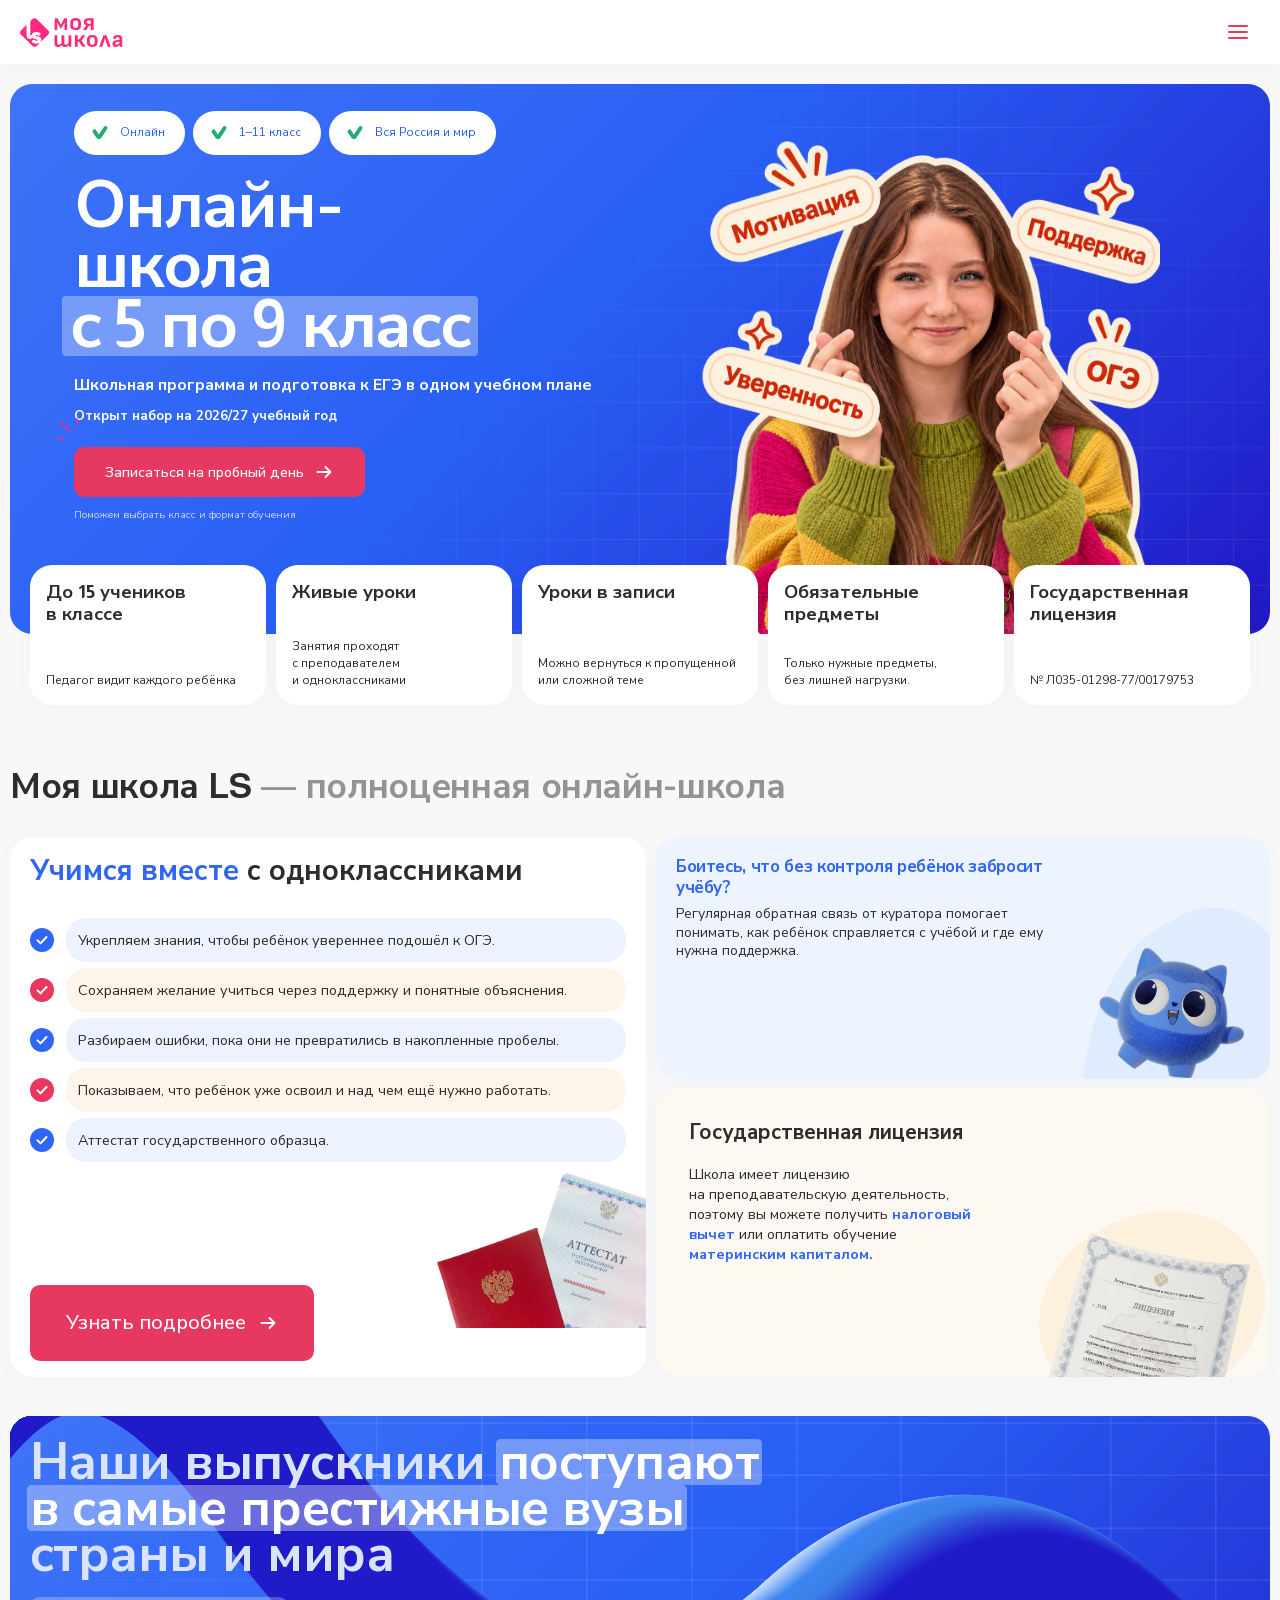
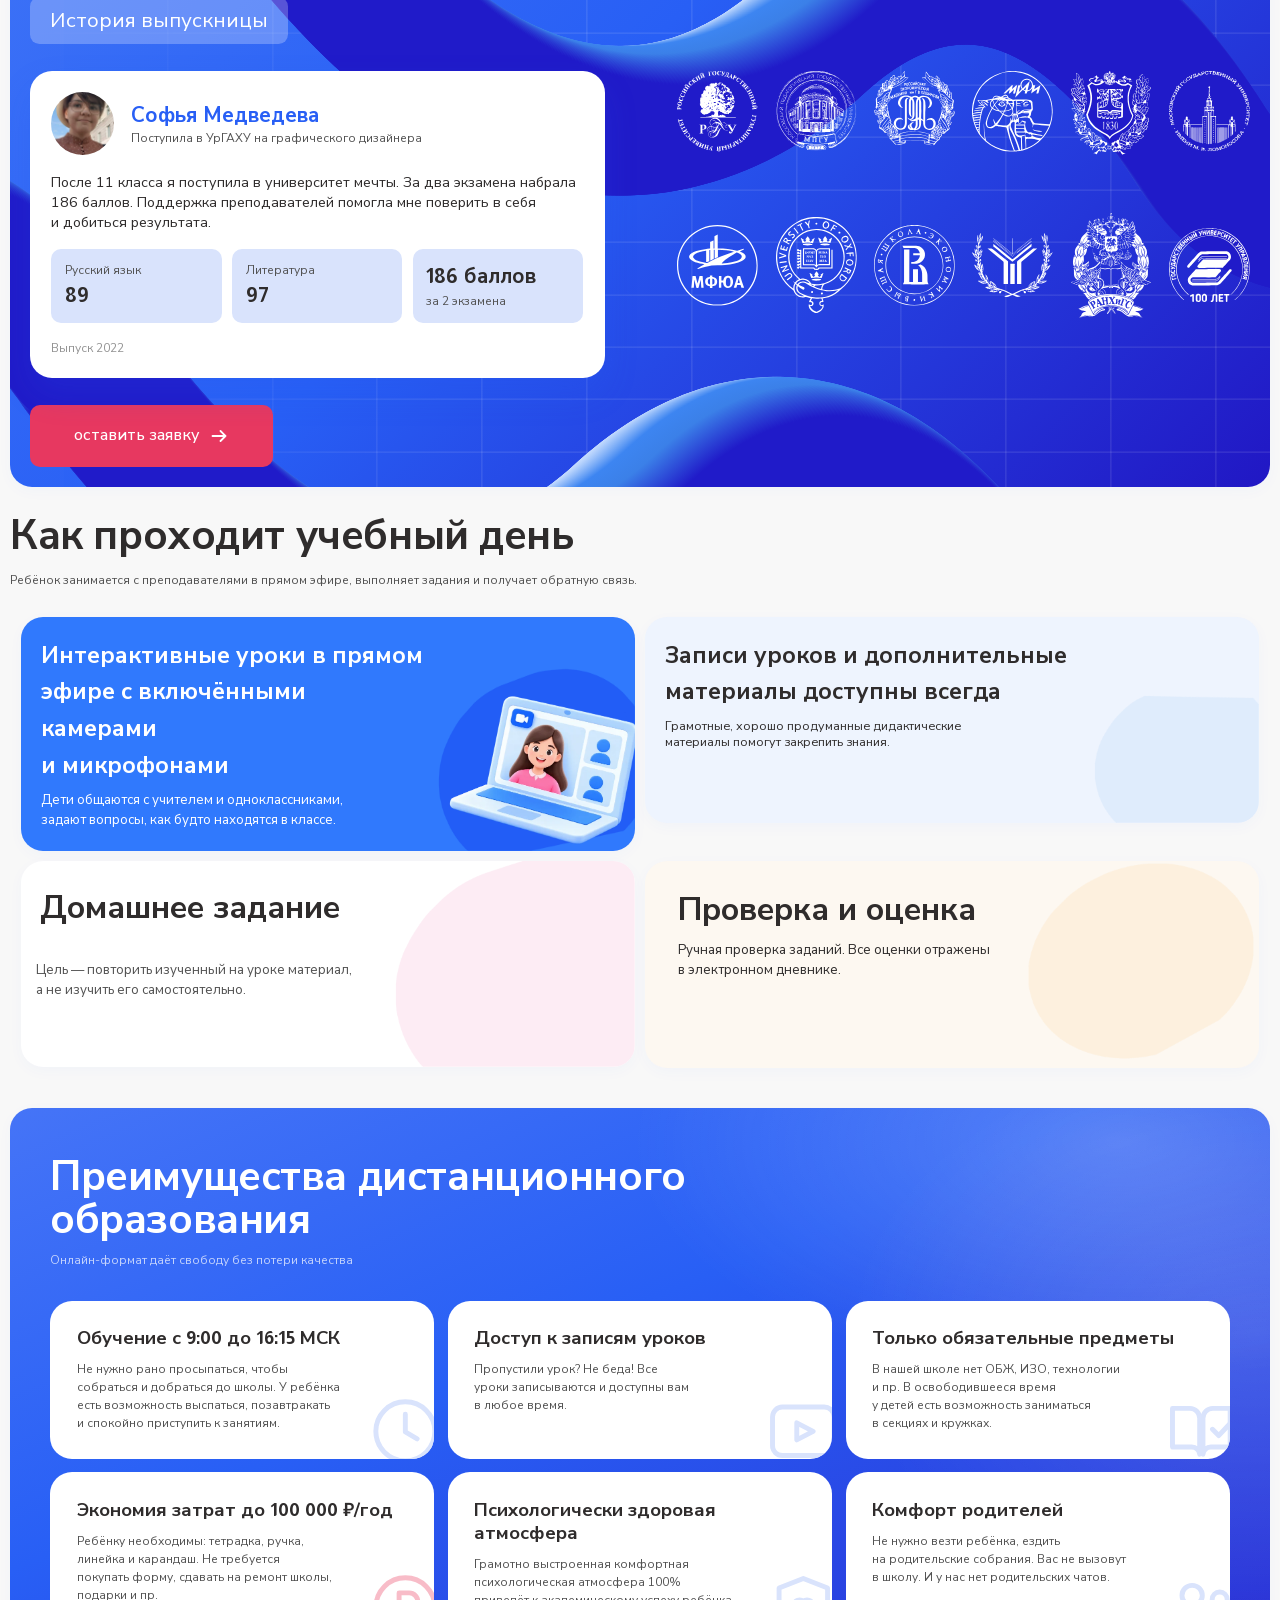
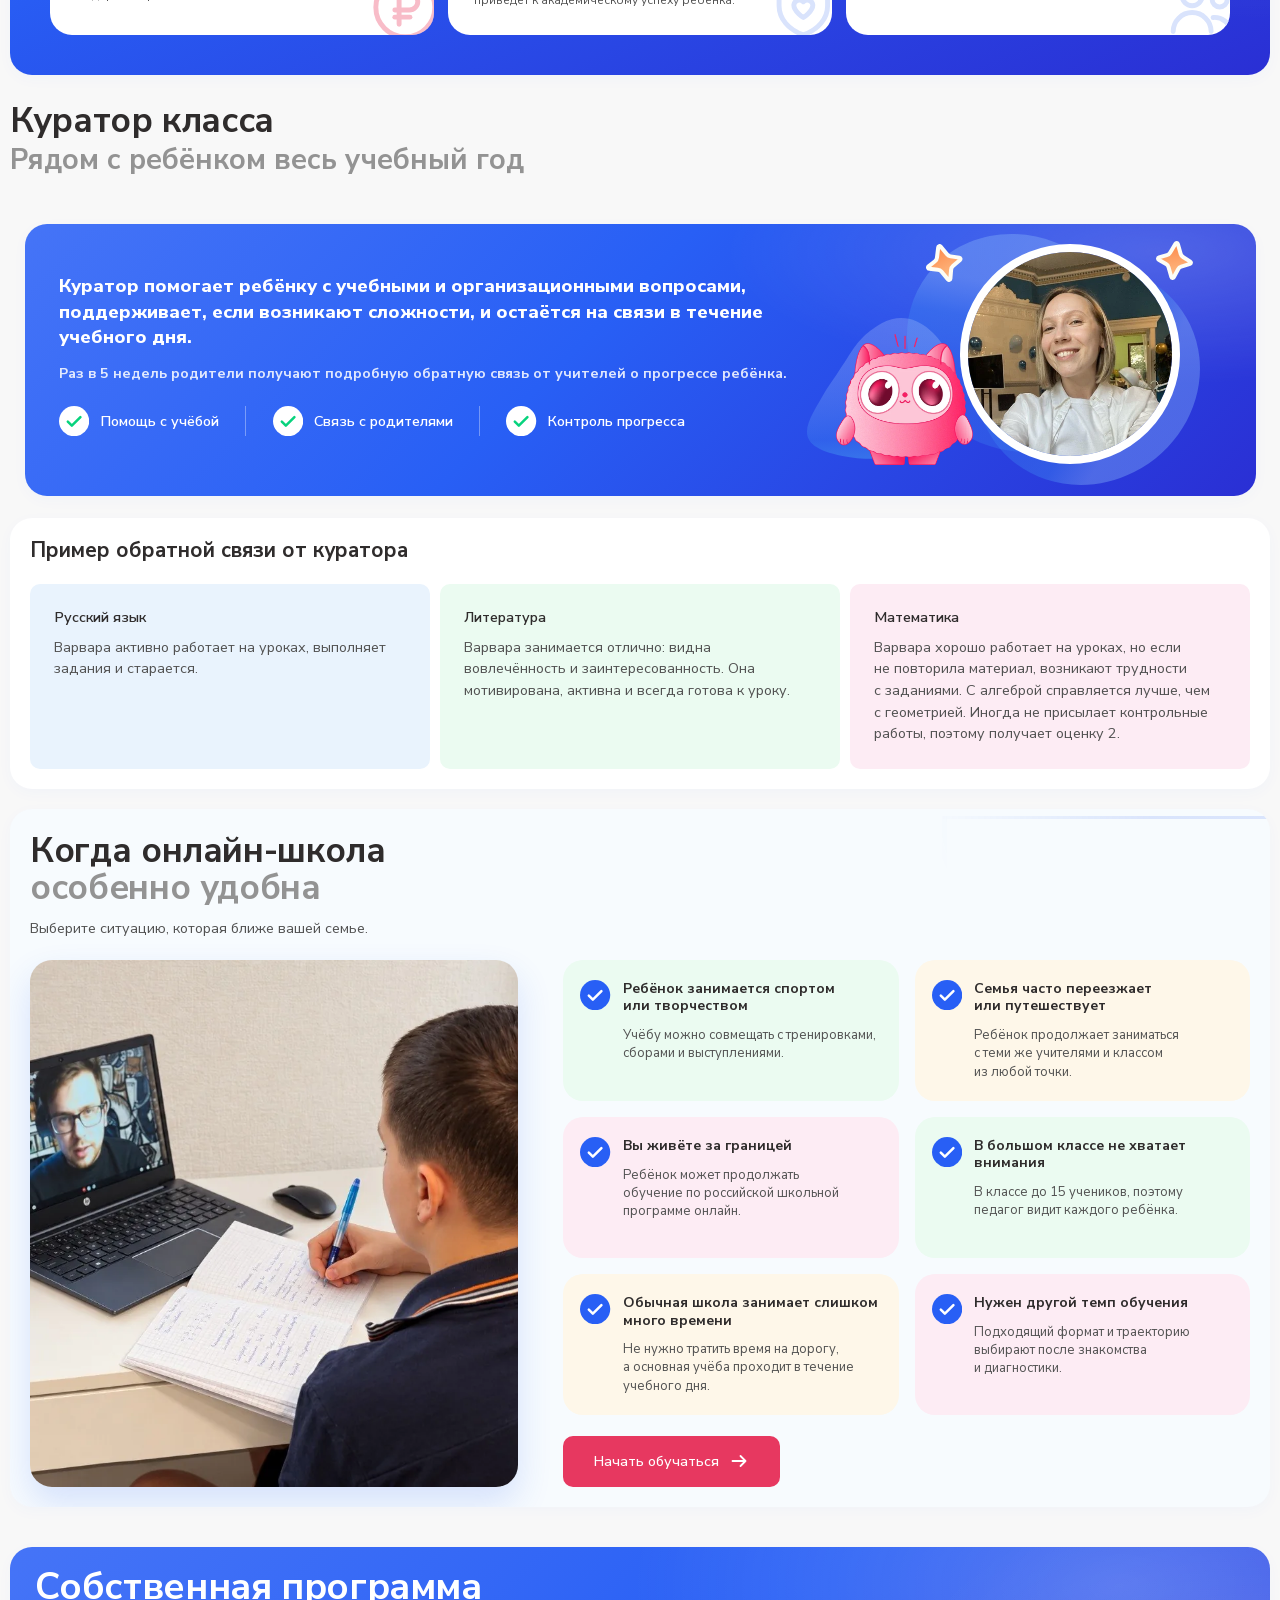
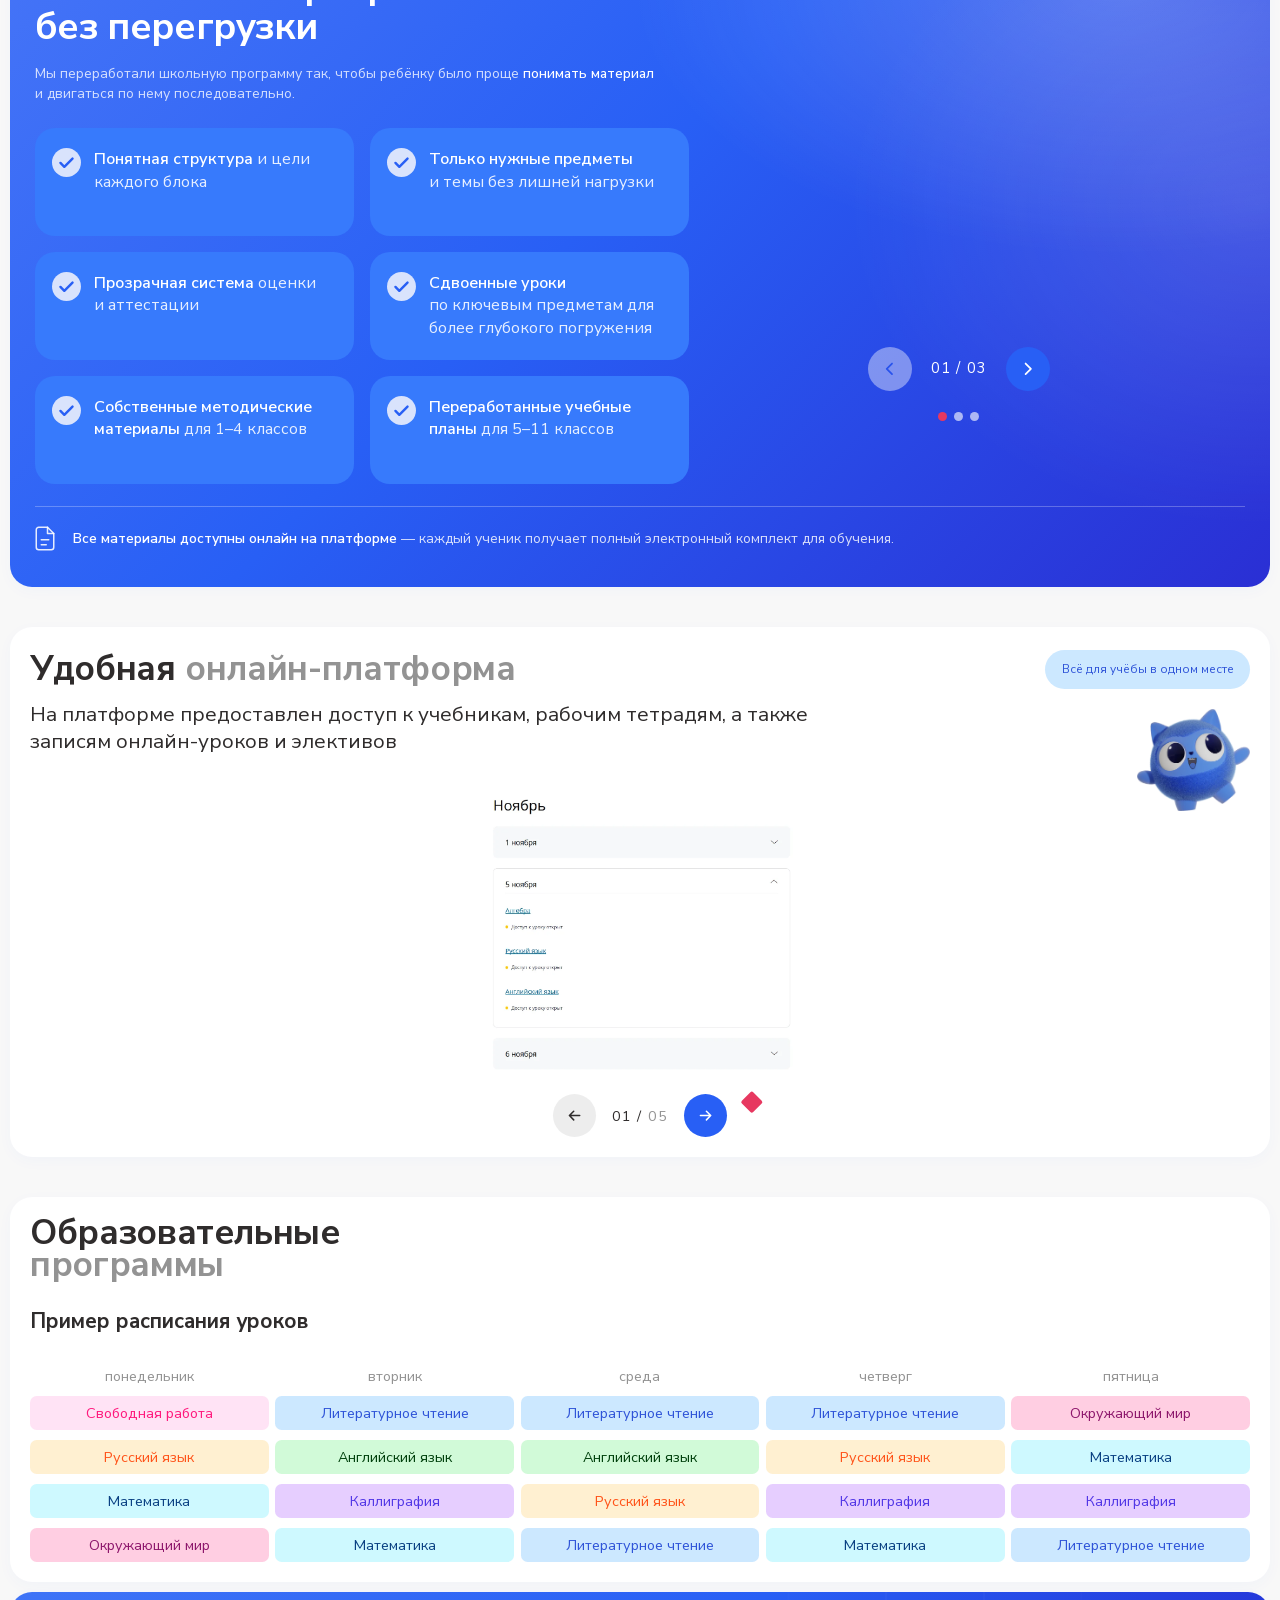
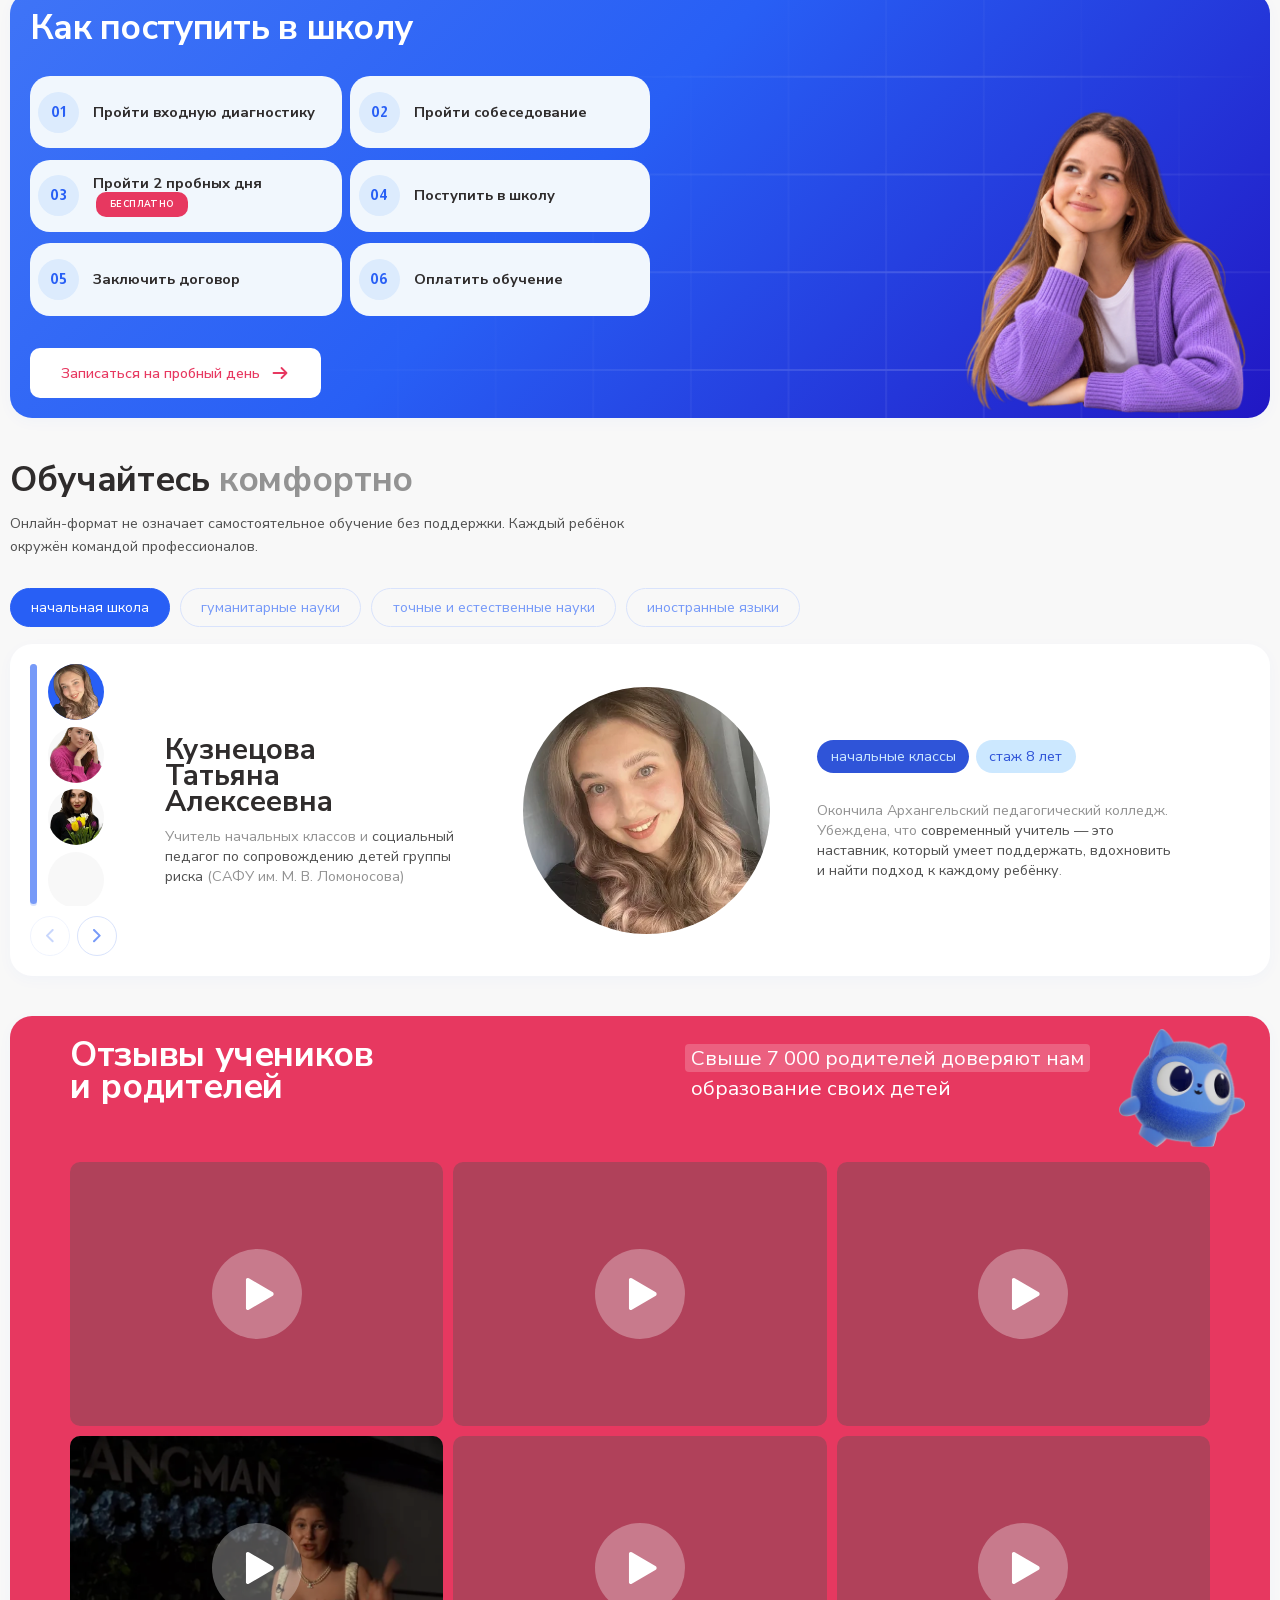
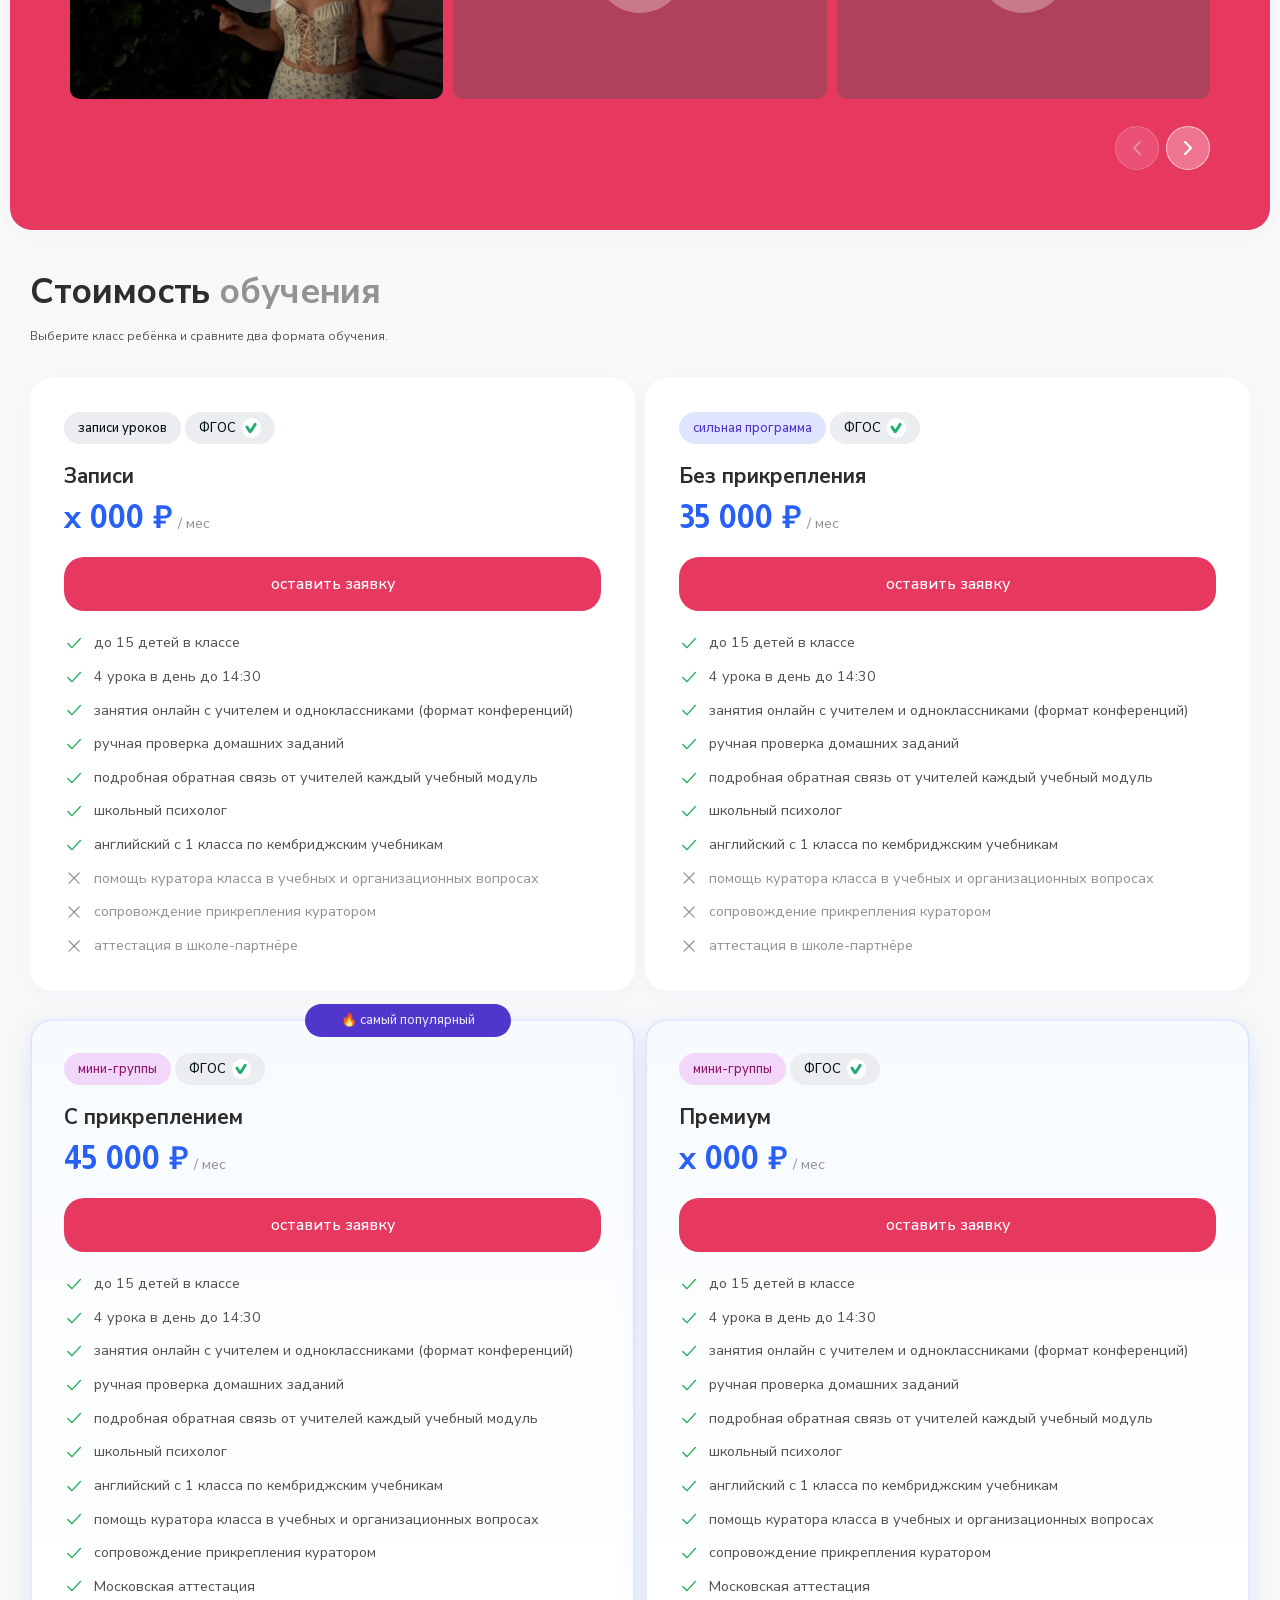
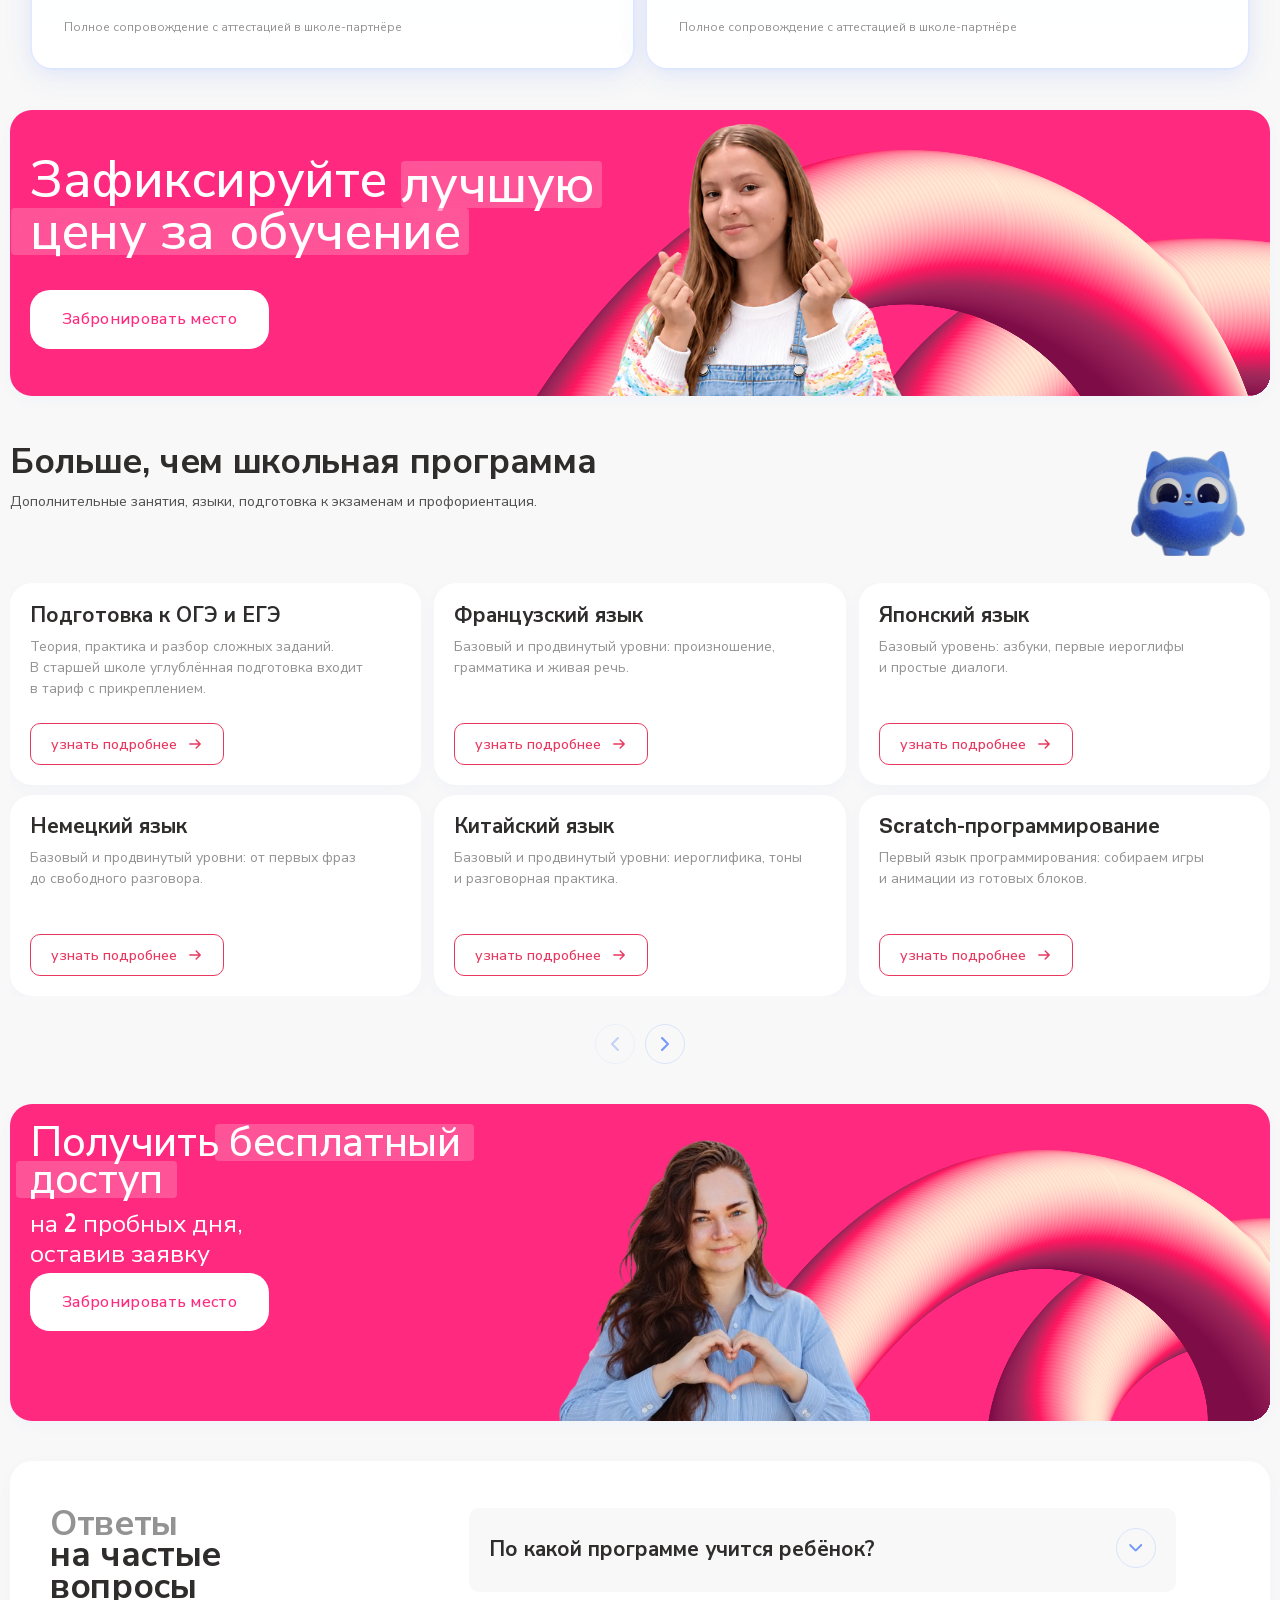
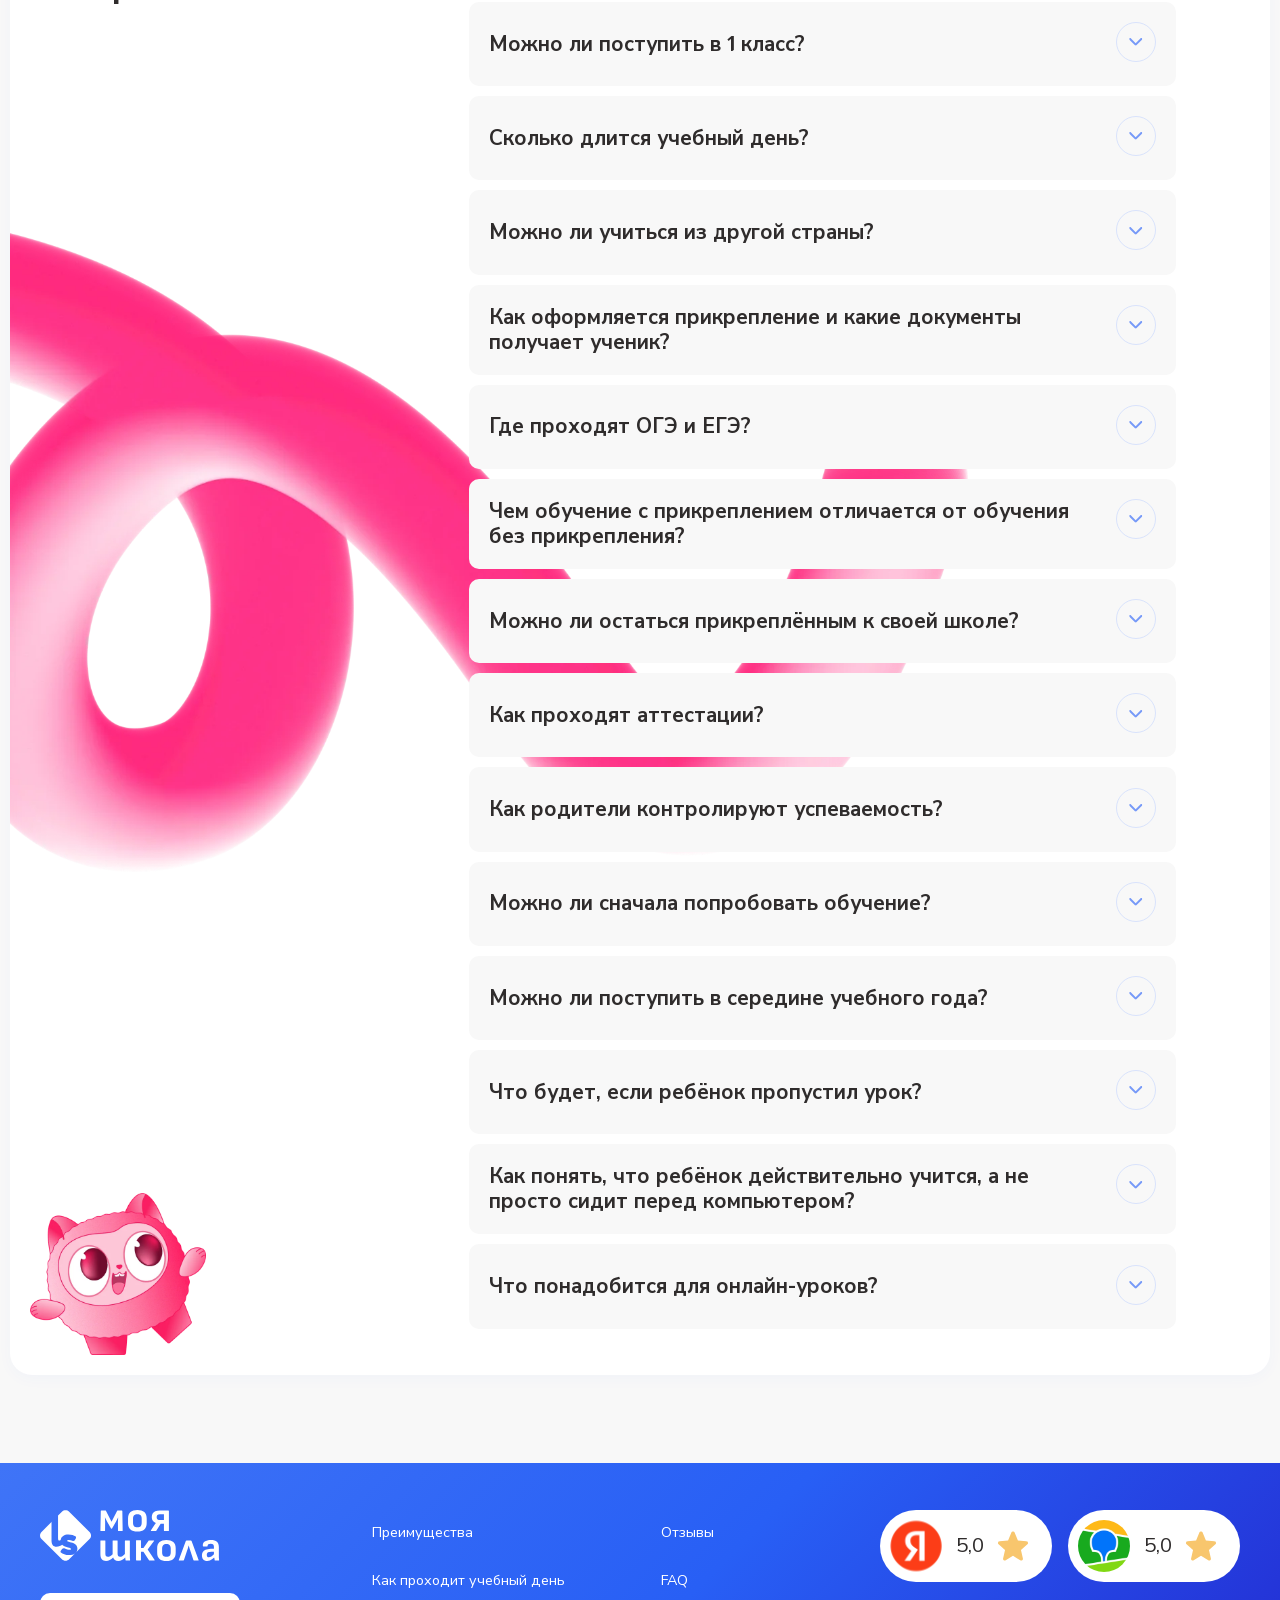
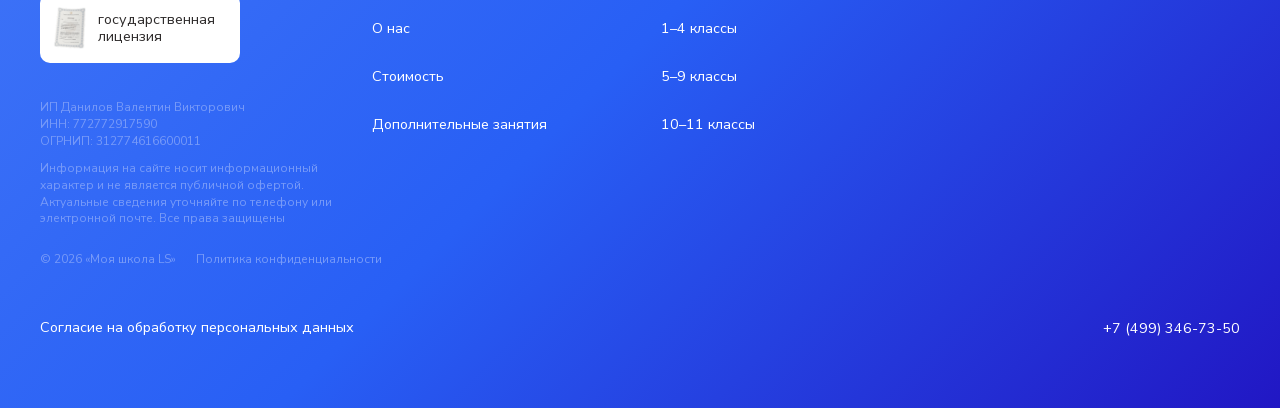
<file: 5-9-klass/index.html>
<!DOCTYPE html>
<html lang="ru">
<head>
  <meta charset="UTF-8">
  <meta name="viewport" content="width=device-width, initial-scale=1.0">
  <title>Онлайн-школа с 5 по 9 класс — Моя школа LS</title>
  <meta name="description" content="Онлайн-школа «Моя школа LS»: аттестат государственного образца, до 15 учеников в классе, уроки в прямом эфире с записью, домашние задания без участия родителей. Учитесь из любой точки России и мира. Бесплатные 2 пробных дня.">
  <link rel="canonical" href="https://agb.lancmanschool.com/5-9-klass/">
  <meta name="robots" content="index, follow, max-image-preview:large">

  <meta property="og:type" content="website">
  <meta property="og:site_name" content="Моя школа LS">
  <meta property="og:title" content="Онлайн-школа с 5 по 9 класс — Моя школа LS">
  <meta property="og:description" content="Аттестат государственного образца, до 15 учеников в классе, уроки в прямом эфире, ДЗ без участия родителей. Обучение из любой точки. Бесплатные 2 пробных дня.">
  <meta property="og:url" content="https://agb.lancmanschool.com/5-9-klass/">
  <meta property="og:image" content="https://agb.lancmanschool.com/assets/img/og-cover-5-9.jpg">
  <meta property="og:image:width" content="1200">
  <meta property="og:image:height" content="630">
  <meta property="og:image:alt" content="Онлайн-школа «Моя школа LS» — обучение с 1 по 11 класс из любой точки">
  <meta property="og:locale" content="ru_RU">

  <meta name="twitter:card" content="summary_large_image">
  <meta name="twitter:title" content="Онлайн-школа с 5 по 9 класс — Моя школа LS">
  <meta name="twitter:description" content="Аттестат государственного образца, до 15 учеников в классе, уроки в прямом эфире, ДЗ без участия родителей. Обучение из любой точки. Бесплатные 2 пробных дня.">
  <meta name="twitter:image" content="https://agb.lancmanschool.com/assets/img/og-cover-5-9.jpg">

  <meta name="theme-color" content="#285FF5">

  <link rel="icon" type="image/png" href="../assets/favicon/favicon-96x96.png" sizes="96x96">
  <link rel="icon" type="image/svg+xml" href="../assets/favicon/favicon.svg">
  <link rel="shortcut icon" href="../assets/favicon/favicon.ico">
  <link rel="apple-touch-icon" sizes="180x180" href="../assets/favicon/apple-touch-icon.png">
  <meta name="apple-mobile-web-app-title" content="Моя Школа LS">
  <link rel="manifest" href="../assets/favicon/site.webmanifest?v=2">

  <link rel="preload" href="../assets/fonts/nunito-sans-cyrillic.woff2" as="font" type="font/woff2" crossorigin>
  <link rel="preload" href="../assets/fonts/nunito-sans-latin.woff2" as="font" type="font/woff2" crossorigin>
  <link rel="preload" href="../assets/fonts/almarai-latin-700.woff2" as="font" type="font/woff2" crossorigin>

  <link rel="stylesheet" href="../css/base.css?v=8">
  <link rel="stylesheet" href="../css/layout.css?v=3">
  <link rel="stylesheet" href="../css/header.css?v=14">
  <link rel="stylesheet" href="../css/hero.css?v=11">
  <link rel="stylesheet" href="../css/info-cards.css?v=8">
  <link rel="stylesheet" href="../css/school-intro.css?v=2">
  <link rel="stylesheet" href="../css/onschool.css?v=14">
  <link rel="stylesheet" href="../css/attestat.css?v=12">
  <link rel="stylesheet" href="../css/school-day.css?v=7">
  <link rel="stylesheet" href="../css/benefits.css?v=2">
  <link rel="stylesheet" href="../css/curator.css?v=9">
  <link rel="stylesheet" href="../css/who-fits.css?v=19">
  <link rel="stylesheet" href="../css/program.css?v=9">
  <link rel="stylesheet" href="../css/platform.css?v=14">
  <link rel="stylesheet" href="../css/programs.css?v=8">
  <link rel="stylesheet" href="../css/classes.css?v=3">
  <link rel="stylesheet" href="../css/about.css?v=14">
  <link rel="stylesheet" href="../css/reviews.css?v=9">
  <link rel="stylesheet" href="../css/pricing.css?v=13">
  <link rel="stylesheet" href="../css/universities.css?v=8">
  <link rel="stylesheet" href="../css/additional.css?v=6">
  <link rel="stylesheet" href="../css/cta.css?v=6">
  <link rel="stylesheet" href="../css/faq.css?v=3">
  <link rel="stylesheet" href="../css/footer.css?v=13">
  <link rel="stylesheet" href="../css/form.css?v=5">
  <link rel="stylesheet" href="../css/mobile-cta.css">
  <link rel="stylesheet" href="../css/landing-5-9.css?v=51">

  <script src="../js/main.js?v=13" defer></script>
  <script src="../js/analytics.js?v=2" defer></script>
  <script src="../js/header.js?v=4" defer></script>
  <script src="../js/mobile-cta.js?v=2" defer></script>
  <script src="../js/programs.js?v=2" defer></script>
  <script src="../js/classes.js?v=2" defer></script>
  <script src="../js/about.js?v=4" defer></script>
  <script src="../js/pricing.js?v=8" defer></script>
  <script src="../js/additional.js?v=2" defer></script>
  <script src="../js/reviews.js?v=7" defer></script>
  <script src="../js/faq.js?v=3" defer></script>
  <script src="../js/form.js?v=4" defer></script>
  <script src="../js/bitrix.js?v=2" defer></script>
</head>
<body class="landing landing--5-9">

  <!-- Roistat Counter Start -->
  <script>
  (function(w, d, s, h, id) {
      w.roistatProjectId = id; w.roistatHost = h; w.roistatPage = d.location.href; w.roistatReferrer = d.referrer;
      var p = d.location.protocol == "https:" ? "https://" : "http://";
      var u = /^.*roistat_visit=[^;]+(.*)?$/.test(d.cookie) ? "/dist/module.js" : "/api/site/1.0/"+id+"/init?referrer="+encodeURIComponent(d.location.href);
      var js = d.createElement(s); js.charset="UTF-8"; js.async = 1; js.src = p+h+u; var js2 = d.getElementsByTagName(s)[0]; js2.parentNode.insertBefore(js, js2);
  })(window, document, 'script', 'cloud.roistat.com', '4be4190ead9f61d2879262bfc344eab0');
  </script>
  <!-- Roistat Counter End -->

  <!-- Yandex.Metrika counter -->
  <script type="text/javascript">
      (function(m,e,t,r,i,k,a){
          m[i]=m[i]||function(){(m[i].a=m[i].a||[]).push(arguments)};
          m[i].l=1*new Date();
          for (var j = 0; j < document.scripts.length; j++) {if (document.scripts[j].src === r) { return; }}
          k=e.createElement(t),a=e.getElementsByTagName(t)[0],k.async=1,k.src=r,a.parentNode.insertBefore(k,a)
      })(window, document,'script','https://mc.yandex.ru/metrika/tag.js', 'ym');

      ym(37734395, 'init', {webvisor:true, trackHash:true, clickmap:true, referrer: document.referrer, url: location.href, accurateTrackBounce:true, trackLinks:true});
  </script>
  <noscript><div><img src="https://mc.yandex.ru/watch/37734395" style="position:absolute; left:-9999px;" alt="" /></div></noscript>
  <!-- /Yandex.Metrika counter -->

  <script data-b24-form="click/225/yn061r" data-skip-moving="true">
  window.roistatVisitCallback = function (visitId) {
      window.addEventListener('b24:form:init', (event) => {
          let form = event.detail.object;
          form.setProperty("roistatID", visitId);
      });
  (function(w,d,u){var s=d.createElement('script');s.async=true;s.src=u+'?'+(Date.now()/180000|0);var h=d.getElementsByTagName('script')[0];h.parentNode.insertBefore(s,h);})(window,document,'https://cdn-ru.bitrix24.ru/b921701/crm/form/loader_225.js');
  };
  </script>
  <button class="b24-trigger" type="button" data-b24-form="click/225/yn061r" aria-hidden="true" tabindex="-1"></button>

  <header class="header">
    <div class="container header__inner">
      <a class="header__logo" href="#" aria-label="Моя школа LS — на главную">
        <img src="../assets/img/logo.svg" alt="Моя школа LS" width="108" height="29">
      </a>

      <nav class="header__nav" aria-label="Основное меню">
        <div class="header__group header__group--active">
          <div class="header__switch">
            <button class="header__group-btn" type="button" aria-expanded="false" aria-haspopup="true" aria-controls="nav-classes">5–9&nbsp;классы<svg class="header__chevron" width="10" height="6" viewBox="0 0 10 6" fill="none" aria-hidden="true"><path d="m1 1 4 4 4-4" stroke="currentColor" stroke-width="1.5" stroke-linecap="round" stroke-linejoin="round"/></svg></button>
          </div>
          <div class="header__dropdown" id="nav-classes">
            <a class="header__option" href="../">Онлайн-школа</a>
            <a class="header__option" href="../1-4-klass/">1–4&nbsp;классы</a>
            <a class="header__option" href="../10-11-klass/">10–11&nbsp;классы</a>
          </div>
        </div>
        <a class="header__link" href="#school-intro">О&nbsp;школе</a>
        <a class="header__link" href="#school-day">Как проходит обучение</a>
        <a class="header__link" href="#pricing">Стоимость</a>
        <a class="header__link" href="#reviews">Отзывы</a>
        <a class="header__link" href="#faq">FAQ</a>
      </nav>

      <a class="header__phone" href="tel:+74993467350">+7&nbsp;(499)&nbsp;346-73-50</a>

      <a class="btn btn--small btn--blue header__cta" href="#form" data-open-form="Консультация" data-cta-location="header">Получить консультацию</a>

      <button class="header__burger" type="button" aria-label="Открыть меню" aria-expanded="false">
        <svg width="24" height="24" viewBox="0 0 24 24" fill="none" aria-hidden="true">
          <path d="M3 6h18M3 12h18M3 18h18" stroke="currentColor" stroke-width="2" stroke-linecap="round"/>
        </svg>
      </button>

      <div class="header__menu">
        <div class="header__menu-bar">
          <img src="../assets/img/logo.svg" alt="Моя школа LS" width="108" height="29" loading="lazy" decoding="async">
          <button class="header__menu-close" type="button" aria-label="Закрыть меню">
            <svg width="24" height="24" viewBox="0 0 24 24" fill="none" aria-hidden="true">
              <path d="m5 5 14 14M19 5 5 19" stroke="currentColor" stroke-width="2" stroke-linecap="round"/>
            </svg>
          </button>
        </div>
        <nav class="header__menu-nav" aria-label="Мобильное меню">
          <div class="header__menu-classes">
            <a class="header__menu-class" href="../">Онлайн-школа</a>
            <a class="header__menu-class" href="../1-4-klass/">1–4&nbsp;классы</a>
            <a class="header__menu-class header__menu-class--active" aria-current="page" href="../5-9-klass/">5–9&nbsp;классы</a>
            <a class="header__menu-class" href="../10-11-klass/">10–11&nbsp;классы</a>
          </div>
          <a href="#school-intro">О&nbsp;школе</a>
          <a href="#school-day">Как проходит обучение</a>
          <a href="#pricing">Стоимость</a>
          <a href="#reviews">Отзывы</a>
          <a href="#faq">FAQ</a>
        </nav>
        <a class="header__menu-phone" href="tel:+74993467350">+7&nbsp;(499)&nbsp;346-73-50</a>
        <a class="btn btn--primary header__menu-cta" href="#form" data-open-form="Консультация" data-cta-location="header-menu">
          Получить консультацию
          <svg class="btn__arrow" width="20" height="20" viewBox="0 0 20 20" fill="none" aria-hidden="true">
            <path d="M3.5 10h13m0 0-5-5m5 5-5 5" stroke="currentColor" stroke-width="1.8" stroke-linecap="round" stroke-linejoin="round"/>
          </svg>
        </a>
      </div>
    </div>
  </header>

  <div class="mobile-cta">
    <a class="btn btn--blue" href="#form" data-open-form="Консультация" data-cta-location="sticky">Получить консультацию</a>
  </div>

  <main>
    <div class="hero-group">
    <section class="hero" id="hero">
      <div class="hero__panel">
        <div class="hero__content">
          <ul class="hero__locations">
            <li class="hero__location"><img src="../assets/img/green checkmark.svg" alt="" width="24" height="24">Онлайн</li>
            <li class="hero__location"><img src="../assets/img/green checkmark.svg" alt="" width="24" height="24">1–11&nbsp;класс</li>
            <li class="hero__location"><img src="../assets/img/green checkmark.svg" alt="" width="24" height="24">Вся Россия и&nbsp;мир</li>
          </ul>

          <h1 class="hero__title">Онлайн-<br class="hero__br">школа<br><span class="hero__hl">с&nbsp;5 по&nbsp;9&nbsp;класс</span></h1>

          <p class="hero__desc">Школьная программа и&nbsp;подготовка к&nbsp;ЕГЭ в&nbsp;одном учебном плане</p>

          <p class="hero__note">Открыт набор на&nbsp;2026/27&nbsp;учебный год</p>

          <div class="hero__cta">
            <img class="hero__spark hero__spark--btn" src="../assets/img/hero/spark-btn.svg" alt="" width="20" height="22">
            <a class="btn btn--primary" href="#form" data-open-form data-cta-location="hero">
              Записаться на&nbsp;пробный день
              <svg class="btn__arrow" width="20" height="20" viewBox="0 0 20 20" fill="none" aria-hidden="true">
                <path d="M3.5 10h13m0 0-5-5m5 5-5 5" stroke="currentColor" stroke-width="1.8" stroke-linecap="round" stroke-linejoin="round"/>
              </svg>
            </a>
          </div>

          <p class="hero__cta-note">Поможем выбрать класс и&nbsp;формат обучения</p>

        </div>

        <div class="hero__kids">
          <img class="hero__kid" src="../assets/img/landing/5-9/hero-photo.webp" alt="Ученица «Моя школа LS»: Мотивация, Поддержка, Уверенность, ОГЭ, Профориентация" width="1089" height="1444">
        </div>
      </div>
    </section>

    <section class="info-cards" id="advantages">
      <ul class="info-cards__list">
        <li class="info-cards__card">
          <h3 class="info-cards__title">До&nbsp;15&nbsp;учеников в&nbsp;классе</h3>
          <p class="info-cards__text">Педагог видит каждого ребёнка</p>
        </li>
        <li class="info-cards__card">
          <h3 class="info-cards__title">Живые уроки</h3>
          <p class="info-cards__text">Занятия проходят с&nbsp;преподавателем и&nbsp;одноклассниками</p>
        </li>
        <li class="info-cards__card">
          <h3 class="info-cards__title">Уроки в&nbsp;записи</h3>
          <p class="info-cards__text">Можно вернуться к&nbsp;пропущенной или сложной теме</p>
        </li>
        <li class="info-cards__card">
          <h3 class="info-cards__title">Обязательные предметы</h3>
          <p class="info-cards__text">Только нужные предметы, без&nbsp;лишней нагрузки.</p>
        </li>
        <li class="info-cards__card info-cards__card--license">
          <h3 class="info-cards__title">Государственная лицензия</h3>
          <p class="info-cards__text">№&nbsp;Л035-01298-77/00179753</p>
        </li>
      </ul>
    </section>
    </div>

    <section class="school-intro" id="school-intro">
      <div class="container">
        <h2 class="school-intro__title">Моя школа&nbsp;LS <span class="school-intro__title-muted">— полноценная онлайн-школа</span></h2>
      </div>
    </section>

    <section class="onschool" id="onschool">
      <div class="container">
        <div class="onschool__grid">
          <article class="onschool-card attestat" id="attestat">
            <div class="attestat__content">
              <h3 class="attestat__title"><span class="attestat__title-accent">Учимся вместе</span> с&nbsp;одноклассниками</h3>
              <ul class="attestat__facts">
                  <li class="attestat__fact attestat__fact--blue"><svg class="attestat__check" width="14" height="14" viewBox="0 0 14 14" fill="none" aria-hidden="true"><path d="M2.5 7.4l3 3 6-6.4" stroke="currentColor" stroke-width="2" stroke-linecap="round" stroke-linejoin="round"/></svg><span class="attestat__fact-text">Укрепляем знания, чтобы ребёнок увереннее подошёл к&nbsp;ОГЭ.</span></li>
                  <li class="attestat__fact attestat__fact--pink"><svg class="attestat__check" width="14" height="14" viewBox="0 0 14 14" fill="none" aria-hidden="true"><path d="M2.5 7.4l3 3 6-6.4" stroke="currentColor" stroke-width="2" stroke-linecap="round" stroke-linejoin="round"/></svg><span class="attestat__fact-text">Сохраняем желание учиться через поддержку и&nbsp;понятные объяснения.</span></li>
                  <li class="attestat__fact attestat__fact--blue"><svg class="attestat__check" width="14" height="14" viewBox="0 0 14 14" fill="none" aria-hidden="true"><path d="M2.5 7.4l3 3 6-6.4" stroke="currentColor" stroke-width="2" stroke-linecap="round" stroke-linejoin="round"/></svg><span class="attestat__fact-text">Разбираем ошибки, пока они не&nbsp;превратились в&nbsp;накопленные пробелы.</span></li>
                  <li class="attestat__fact attestat__fact--pink"><svg class="attestat__check" width="14" height="14" viewBox="0 0 14 14" fill="none" aria-hidden="true"><path d="M2.5 7.4l3 3 6-6.4" stroke="currentColor" stroke-width="2" stroke-linecap="round" stroke-linejoin="round"/></svg><span class="attestat__fact-text">Показываем, что ребёнок уже освоил и&nbsp;над чем ещё нужно работать.</span></li>
                  <li class="attestat__fact attestat__fact--blue"><svg class="attestat__check" width="14" height="14" viewBox="0 0 14 14" fill="none" aria-hidden="true"><path d="M2.5 7.4l3 3 6-6.4" stroke="currentColor" stroke-width="2" stroke-linecap="round" stroke-linejoin="round"/></svg><span class="attestat__fact-text">Аттестат государственного образца.</span></li>
              </ul>
              <a class="btn btn--primary" href="#form" data-open-form data-cta-location="attestat">Узнать подробнее
                <svg class="btn__arrow" width="20" height="20" viewBox="0 0 20 20" fill="none" aria-hidden="true">
                    <path d="M3.5 10h13m0 0-5-5m5 5-5 5" stroke="currentColor" stroke-width="1.8" stroke-linecap="round" stroke-linejoin="round"/>
                  </svg>
              </a>
            </div>
            <img class="attestat__owl" src="../assets/img/landing/5-9/attestat.webp" alt="Аттестат о среднем общем образовании и красный диплом с отличием" width="1400" height="835" loading="lazy" decoding="async">
          </article>

          <div class="onschool__col">
            <div class="onschool-online">
              <div class="onschool-online__text">
                <h3 class="onschool-online__title">Боитесь, что без контроля ребёнок забросит учёбу?</h3>
                <p class="onschool-online__subtitle">Регулярная обратная связь от&nbsp;куратора помогает понимать, как ребёнок справляется с&nbsp;учёбой и&nbsp;где ему нужна поддержка.</p>
              </div>
              <img class="onschool-online__diploma" src="../assets/img/landing/5-9/blue-4.webp" alt="" aria-hidden="true" width="500" height="466" loading="lazy" decoding="async">
            </div>

            <article class="onschool-card license">
              <div class="license__text">
                <h3 class="onschool-card__title">Государственная лицензия</h3>
                <p class="onschool-card__desc">Школа имеет лицензию на&nbsp;преподавательскую деятельность, поэтому вы можете получить <span class="onschool-accent">налоговый вычет</span> или оплатить обучение <span class="onschool-accent">материнским капиталом.</span></p>
              </div>
              <img class="license__img" src="../assets/img/landing/10-11/license.webp" alt="Скан государственной лицензии школы" width="696" height="900" loading="lazy" decoding="async">
            </article>
          </div>
        </div>
      </div>
    </section>

    <section class="universities" id="universities">
      <div class="container">
        <div class="universities__banner">
          <img class="universities__decor universities__decor--wave" src="../assets/img/universities/bg-blend.svg" alt="" aria-hidden="true" loading="lazy" decoding="async">
          <img class="universities__decor universities__decor--wave-2" src="../assets/img/universities/bg-blend.svg" alt="" aria-hidden="true" loading="lazy" decoding="async">

          <div class="universities__head">
            <h2 class="universities__title"><span class="universities__muted">Наши выпускники</span> <span class="universities__hl">поступают в&nbsp;самые престижные вузы</span> <span class="universities__muted">страны и&nbsp;мира</span></h2>
            <p class="universities__pill">История выпускницы</p>
          </div>

          <div class="universities__content">
            <article class="universities__case">
              <div class="universities__case-head">
                <img class="universities__case-photo" src="../assets/img/universities/sofya.webp" alt="Софья Медведева, выпускница школы" width="520" height="520" loading="lazy" decoding="async">
                <div class="universities__case-who">
                  <p class="universities__case-name">Софья Медведева</p>
                  <p class="universities__case-role">Поступила в&nbsp;УрГАХУ на&nbsp;графического дизайнера</p>
                </div>
              </div>
              <p class="universities__case-quote">После 11&nbsp;класса я&nbsp;поступила в&nbsp;университет мечты. За&nbsp;два экзамена набрала 186&nbsp;баллов. Поддержка преподавателей помогла мне поверить в&nbsp;себя и&nbsp;добиться результата.</p>
              <ul class="universities__scores">
                <li class="universities__score">
                  <span class="universities__score-label">Русский язык</span>
                  <span class="universities__score-value">89</span>
                </li>
                <li class="universities__score">
                  <span class="universities__score-label">Литература</span>
                  <span class="universities__score-value">97</span>
                </li>
                <li class="universities__score universities__score--total">
                  <span class="universities__score-value">186&nbsp;баллов</span>
                  <span class="universities__score-label">за 2&nbsp;экзамена</span>
                </li>
              </ul>
              <p class="universities__case-year">Выпуск 2022</p>
            </article>

            <a class="btn btn--primary universities__btn" href="#form" data-open-form>оставить заявку
              <svg class="btn__arrow" width="20" height="20" viewBox="0 0 20 20" fill="none" aria-hidden="true"><path d="M3.5 10h13m0 0-5-5m5 5-5 5" stroke="currentColor" stroke-width="1.8" stroke-linecap="round" stroke-linejoin="round"/></svg>
            </a>
          </div>

          <ul class="universities__logos" aria-label="Логотипы вузов">
            <li class="universities__logo"><img src="../assets/img/universities/univer-rggu.svg" alt="РГГУ" width="114" height="114" loading="lazy" decoding="async"></li>
            <li class="universities__logo"><img src="../assets/img/universities/univer-mpgu.svg" alt="МПГУ" width="115" height="114" loading="lazy" decoding="async"></li>
            <li class="universities__logo"><img src="../assets/img/universities/univer-rea.svg" alt="РЭУ им. Плеханова" width="114" height="105" loading="lazy" decoding="async"></li>
            <li class="universities__logo"><img src="../assets/img/universities/univer-mifi.svg" alt="НИЯУ МИФИ" width="114" height="114" loading="lazy" decoding="async"></li>
            <li class="universities__logo"><img src="../assets/img/universities/univer-mgtu.svg" alt="МГТУ им. Н. Э. Баумана" width="109" height="114" loading="lazy" decoding="async"></li>
            <li class="universities__logo"><img src="../assets/img/universities/univer-mgu.svg" alt="МГУ им. Ломоносова" width="114" height="114" loading="lazy" decoding="async"></li>
            <li class="universities__logo"><img src="../assets/img/universities/univer-mfua.svg" alt="МФЮА" width="114" height="114" loading="lazy" decoding="async"></li>
            <li class="universities__logo universities__logo--tall"><img src="../assets/img/universities/univer-oxford.svg" alt="University of Oxford" width="114" height="137" loading="lazy" decoding="async"></li>
            <li class="universities__logo"><img src="../assets/img/universities/univer-vshe.svg" alt="НИУ ВШЭ" width="114" height="114" loading="lazy" decoding="async"></li>
            <li class="universities__logo"><img src="../assets/img/universities/univer-mgimo.svg" alt="МГИМО" width="114" height="91" loading="lazy" decoding="async"></li>
            <li class="universities__logo"><img src="../assets/img/universities/univer-ranh.svg" alt="РАНХиГС" width="88" height="114" loading="lazy" decoding="async"></li>
            <li class="universities__logo"><img src="../assets/img/universities/univer-guu.svg" alt="ГУУ" width="114" height="105" loading="lazy" decoding="async"></li>
          </ul>
        </div>
      </div>
    </section>

    <section class="school-day" id="school-day">
      <div class="container school-day__inner">
        <header class="school-day__head">
          <h2 class="school-day__title">Как проходит учебный день</h2>
          <p class="school-day__subtitle">Ребёнок занимается с&nbsp;преподавателями в&nbsp;прямом эфире, выполняет задания и&nbsp;получает обратную связь.</p>
        </header>

        <ol class="school-day__steps">
          <li class="school-day__step school-day__step--live">
            <div class="school-day__text">
              <h3 class="school-day__step-title">Интерактивные уроки в&nbsp;прямом <br class="school-day__br">эфире с&nbsp;включёнными камерами <br class="school-day__br">и&nbsp;микрофонами</h3>
              <p class="school-day__step-text">Дети общаются с&nbsp;учителем и&nbsp;одноклассниками, <br class="school-day__br">задают вопросы, как будто находятся в&nbsp;классе.</p>
            </div>
            <img class="school-day__img" src="../assets/img/school-day/laptop.webp" alt="" aria-hidden="true" width="666" height="511" loading="lazy" decoding="async">
          </li>
          <li class="school-day__step school-day__step--records">
            <div class="school-day__text">
              <h3 class="school-day__step-title">Записи уроков и&nbsp;дополнительные <br class="school-day__br">материалы доступны всегда</h3>
              <p class="school-day__step-text">Грамотные, хорошо продуманные дидактические <br class="school-day__br">материалы помогут закрепить знания.</p>
            </div>
            <img class="school-day__img" src="../assets/img/school-day/records.webp" alt="" aria-hidden="true" width="598" height="542" loading="lazy" decoding="async">
          </li>
          <li class="school-day__step school-day__step--homework">
            <div class="school-day__text">
              <h3 class="school-day__step-title">Домашнее задание</h3>
              <p class="school-day__step-text">Цель&nbsp;— повторить изученный на&nbsp;уроке материал, а&nbsp;не&nbsp;изучить его самостоятельно.</p>
            </div>
            <img class="school-day__img" src="../assets/img/school-day/notebook.webp" alt="" aria-hidden="true" width="774" height="754" loading="lazy" decoding="async">
          </li>
          <li class="school-day__step school-day__step--check">
            <div class="school-day__text">
              <h3 class="school-day__step-title">Проверка и&nbsp;оценка</h3>
              <p class="school-day__step-text">Ручная проверка заданий. Все оценки отражены в&nbsp;электронном дневнике.</p>
            </div>
            <img class="school-day__img" src="../assets/img/school-day/check.webp" alt="" aria-hidden="true" width="725" height="626" loading="lazy" decoding="async">
          </li>
        </ol>
      </div>
    </section>

    <section class="benefits" id="benefits">
      <div class="container benefits__inner">
        <div class="benefits__box">
          <h2 class="benefits__title">Преимущества дистанционного образования</h2>
          <p class="benefits__subtitle">Онлайн-формат даёт свободу без потери качества</p>

          <ul class="benefits__list">
          <li class="benefits__card">
            <h3 class="benefits__card-title">Обучение с&nbsp;9:00 до&nbsp;16:15 МСК</h3>
            <p class="benefits__card-text">Не&nbsp;нужно рано просыпаться, чтобы собраться и&nbsp;добраться до&nbsp;школы. У&nbsp;ребёнка есть возможность выспаться, позавтракать и&nbsp;спокойно приступить к&nbsp;занятиям.</p>
            <svg class="benefits__icon" viewBox="0 0 24 24" fill="none" stroke="currentColor" stroke-width="1.5" stroke-linecap="round" stroke-linejoin="round" aria-hidden="true" focusable="false"><circle cx="12" cy="12" r="9"/><path d="M12 6.8v5.4l3.6 2.1"/></svg>
          </li>
          <li class="benefits__card">
            <h3 class="benefits__card-title">Доступ к&nbsp;записям уроков</h3>
            <p class="benefits__card-text">Пропустили урок? Не&nbsp;беда! Все уроки записываются и&nbsp;доступны вам в&nbsp;любое время.</p>
            <svg class="benefits__icon" viewBox="0 0 24 24" fill="none" stroke="currentColor" stroke-width="1.5" stroke-linecap="round" stroke-linejoin="round" aria-hidden="true" focusable="false"><rect x="2.6" y="4.6" width="18.8" height="14.8" rx="3"/><path d="M10 9.4l5 2.6-5 2.6z"/></svg>
          </li>
          <li class="benefits__card">
            <h3 class="benefits__card-title">Только обязательные предметы</h3>
            <p class="benefits__card-text">В&nbsp;нашей школе нет ОБЖ, ИЗО, технологии и&nbsp;пр. В&nbsp;освободившееся время у&nbsp;детей есть возможность заниматься в&nbsp;секциях и&nbsp;кружках.</p>
            <svg class="benefits__icon" viewBox="0 0 24 24" fill="none" stroke="currentColor" stroke-width="1.5" stroke-linecap="round" stroke-linejoin="round" aria-hidden="true" focusable="false"><path d="M3.2 5h5.3a3 3 0 0 1 3 3v11a2.4 2.4 0 0 0-2.4-2.2H3.2z"/><path d="M20.8 5h-5.3a3 3 0 0 0-3 3v11a2.4 2.4 0 0 1 2.4-2.2h5.9z"/><path d="M15.4 11.4l1.9 1.9 3.4-3.6"/></svg>
          </li>
          <li class="benefits__card">
            <h3 class="benefits__card-title">Экономия затрат до&nbsp;100&nbsp;000&nbsp;₽/год</h3>
            <p class="benefits__card-text">Ребёнку необходимы: тетрадка, ручка, линейка и&nbsp;карандаш. Не&nbsp;требуется покупать форму, сдавать на&nbsp;ремонт школы, подарки и&nbsp;пр.</p>
            <svg class="benefits__icon benefits__icon--money" viewBox="0 0 24 24" fill="none" stroke="currentColor" stroke-width="1.5" stroke-linecap="round" stroke-linejoin="round" aria-hidden="true" focusable="false"><circle cx="12" cy="12" r="9"/><path d="M10.1 17.2V7.6h3.1a2.6 2.6 0 0 1 0 5.2H8.8"/><path d="M8.8 15h4.6"/></svg>
          </li>
          <li class="benefits__card">
            <h3 class="benefits__card-title">Психологически здоровая атмосфера</h3>
            <p class="benefits__card-text">Грамотно выстроенная комфортная психологическая атмосфера 100% приведёт к&nbsp;академическому успеху ребёнка.</p>
            <svg class="benefits__icon" viewBox="0 0 24 24" fill="none" stroke="currentColor" stroke-width="1.5" stroke-linecap="round" stroke-linejoin="round" aria-hidden="true" focusable="false"><path d="M12 3.2l7.4 2.9v5.4c0 4-2.9 7.3-7.4 8.9-4.5-1.6-7.4-4.9-7.4-8.9V6.1z"/><path d="M12 15.1s-2.9-1.8-2.9-3.8a1.7 1.7 0 0 1 2.9-1 1.7 1.7 0 0 1 2.9 1c0 2-2.9 3.8-2.9 3.8z"/></svg>
          </li>
          <li class="benefits__card">
            <h3 class="benefits__card-title">Комфорт родителей</h3>
            <p class="benefits__card-text">Не&nbsp;нужно везти ребёнка, ездить на&nbsp;родительские собрания. Вас не&nbsp;вызовут в&nbsp;школу. И&nbsp;у&nbsp;нас нет родительских чатов.</p>
            <svg class="benefits__icon" viewBox="0 0 24 24" fill="none" stroke="currentColor" stroke-width="1.5" stroke-linecap="round" stroke-linejoin="round" aria-hidden="true" focusable="false"><circle cx="9.2" cy="8.4" r="3.1"/><path d="M3.4 19.4a5.8 5.8 0 0 1 11.6 0"/><circle cx="17.6" cy="9.6" r="2.3"/><path d="M15.6 15.1a5 5 0 0 1 5.4 4.3"/></svg>
          </li>
          </ul>
        </div>
      </div>
    </section>

    <section class="curator" id="curator">
      <div class="container curator__inner">
        <header class="curator__head">
          <h2 class="curator__title">Куратор класса</h2>
          <p class="curator__subtitle">Рядом с&nbsp;ребёнком весь учебный год</p>
        </header>

        <div class="curator__box">
          <img class="curator__deco curator__deco--blob" src="../assets/img/curator/blob.svg" alt="" aria-hidden="true" width="437" height="374" decoding="async">
          <img class="curator__deco curator__deco--blob2" src="../assets/img/curator/blob2.svg" alt="" aria-hidden="true" width="228" height="210" decoding="async">
          <img class="curator__deco curator__deco--star1" src="../assets/img/curator/star1.svg" alt="" aria-hidden="true" width="55" height="57" decoding="async">
          <img class="curator__deco curator__deco--star2" src="../assets/img/curator/star2.svg" alt="" aria-hidden="true" width="56" height="59" decoding="async">
          <img class="curator__mascot" src="../assets/img/mascots/pink-listen.webp" alt="" aria-hidden="true" width="520" height="497" loading="lazy" decoding="async">
          <div class="curator__content">
            <p class="curator__lead">Куратор помогает ребёнку с&nbsp;учебными и&nbsp;организационными вопросами,<br class="curator__br">поддерживает, если возникают сложности, и&nbsp;остаётся на&nbsp;связи в&nbsp;течение<br class="curator__br">учебного дня.</p>
            <p class="curator__text">Раз в&nbsp;5&nbsp;недель родители получают подробную обратную связь от&nbsp;учителей о&nbsp;прогрессе ребёнка.</p>

            <ul class="curator__tags">
              <li class="curator__tag"><svg class="curator__check" viewBox="0 0 24 24" fill="none" aria-hidden="true"><circle cx="12" cy="12" r="12" fill="currentColor"/><path d="M7 12.4l3.2 3.2L17 8.8" stroke-width="2" stroke-linecap="round" stroke-linejoin="round"/></svg>Помощь с&nbsp;учёбой</li>
              <li class="curator__tag"><svg class="curator__check" viewBox="0 0 24 24" fill="none" aria-hidden="true"><circle cx="12" cy="12" r="12" fill="currentColor"/><path d="M7 12.4l3.2 3.2L17 8.8" stroke-width="2" stroke-linecap="round" stroke-linejoin="round"/></svg>Связь с&nbsp;родителями</li>
              <li class="curator__tag"><svg class="curator__check" viewBox="0 0 24 24" fill="none" aria-hidden="true"><circle cx="12" cy="12" r="12" fill="currentColor"/><path d="M7 12.4l3.2 3.2L17 8.8" stroke-width="2" stroke-linecap="round" stroke-linejoin="round"/></svg>Контроль прогресса</li>
            </ul>
          </div>

          <div class="curator__media">
            <img class="curator__photo" src="../assets/img/curator/bykova.webp" width="328" height="328" loading="lazy" decoding="async" alt="Куратор класса онлайн-школы «Моя школа LS»">
          </div>
        </div>

        <article class="curator__feedback">
          <h3 class="curator__feedback-title">Пример обратной связи от&nbsp;куратора</h3>

          <ul class="curator__notes">
            <li class="curator__note curator__note--blue">
              <h4 class="curator__note-subject">Русский язык</h4>
              <p class="curator__note-text">Варвара активно работает на&nbsp;уроках, выполняет задания и&nbsp;старается.</p>
            </li>
            <li class="curator__note curator__note--green">
              <h4 class="curator__note-subject">Литература</h4>
              <p class="curator__note-text">Варвара занимается отлично: видна вовлечённость и&nbsp;заинтересованность. Она мотивирована, активна и&nbsp;всегда готова к&nbsp;уроку.</p>
            </li>
            <li class="curator__note curator__note--pink">
              <h4 class="curator__note-subject">Математика</h4>
              <p class="curator__note-text">Варвара хорошо работает на&nbsp;уроках, но&nbsp;если не&nbsp;повторила материал, возникают трудности с&nbsp;заданиями. С&nbsp;алгеброй справляется лучше, чем с&nbsp;геометрией. Иногда не&nbsp;присылает контрольные работы, поэтому получает оценку&nbsp;2.</p>
            </li>
          </ul>
        </article>
      </div>
    </section>

    <section class="who-fits" id="who-fits">
      <div class="container">
        <div class="who-fits__box">
          <header class="who-fits__head">
            <h2 class="who-fits__title">Когда онлайн-школа <span class="who-fits__title-muted">особенно удобна</span></h2>
            <p class="who-fits__subtitle">Выберите ситуацию, которая ближе вашей семье.</p>
          </header>

          <ul class="who-fits__list">
            <li class="who-fits__item">
              <svg class="who-fits__check" viewBox="0 0 24 24" fill="none" aria-hidden="true"><circle cx="12" cy="12" r="12" fill="currentColor"/><path d="M7 12.4l3.2 3.2L17 8.8" stroke-width="2" stroke-linecap="round" stroke-linejoin="round"/></svg>
              <div class="who-fits__item-body">
                <h3 class="who-fits__item-title">Ребёнок занимается спортом или&nbsp;творчеством</h3>
                <p class="who-fits__item-text">Учёбу можно совмещать с&nbsp;тренировками,<br class="who-fits__br"> сборами и&nbsp;выступлениями.</p>
              </div>
            </li>
            <li class="who-fits__item">
              <svg class="who-fits__check" viewBox="0 0 24 24" fill="none" aria-hidden="true"><circle cx="12" cy="12" r="12" fill="currentColor"/><path d="M7 12.4l3.2 3.2L17 8.8" stroke-width="2" stroke-linecap="round" stroke-linejoin="round"/></svg>
              <div class="who-fits__item-body">
                <h3 class="who-fits__item-title">Семья часто переезжает или&nbsp;путешествует</h3>
                <p class="who-fits__item-text">Ребёнок продолжает заниматься с&nbsp;теми&nbsp;же учителями<br class="who-fits__br"> и&nbsp;классом из&nbsp;любой точки.</p>
              </div>
            </li>
            <li class="who-fits__item">
              <svg class="who-fits__check" viewBox="0 0 24 24" fill="none" aria-hidden="true"><circle cx="12" cy="12" r="12" fill="currentColor"/><path d="M7 12.4l3.2 3.2L17 8.8" stroke-width="2" stroke-linecap="round" stroke-linejoin="round"/></svg>
              <div class="who-fits__item-body">
                <h3 class="who-fits__item-title">Вы живёте за&nbsp;границей</h3>
                <p class="who-fits__item-text">Ребёнок может продолжать обучение по&nbsp;российской<br class="who-fits__br"> школьной программе онлайн.</p>
              </div>
            </li>
            <li class="who-fits__item">
              <svg class="who-fits__check" viewBox="0 0 24 24" fill="none" aria-hidden="true"><circle cx="12" cy="12" r="12" fill="currentColor"/><path d="M7 12.4l3.2 3.2L17 8.8" stroke-width="2" stroke-linecap="round" stroke-linejoin="round"/></svg>
              <div class="who-fits__item-body">
                <h3 class="who-fits__item-title">В&nbsp;большом классе не&nbsp;хватает внимания</h3>
                <p class="who-fits__item-text">В&nbsp;классе до&nbsp;15&nbsp;учеников, поэтому педагог видит<br class="who-fits__br"> каждого ребёнка.</p>
              </div>
            </li>
            <li class="who-fits__item">
              <svg class="who-fits__check" viewBox="0 0 24 24" fill="none" aria-hidden="true"><circle cx="12" cy="12" r="12" fill="currentColor"/><path d="M7 12.4l3.2 3.2L17 8.8" stroke-width="2" stroke-linecap="round" stroke-linejoin="round"/></svg>
              <div class="who-fits__item-body">
                <h3 class="who-fits__item-title">Обычная школа занимает слишком много<br class="who-fits__br"> времени</h3>
                <p class="who-fits__item-text">Не&nbsp;нужно тратить время на&nbsp;дорогу, а&nbsp;основная учёба<br class="who-fits__br"> проходит в&nbsp;течение учебного дня.</p>
              </div>
            </li>
            <li class="who-fits__item">
              <svg class="who-fits__check" viewBox="0 0 24 24" fill="none" aria-hidden="true"><circle cx="12" cy="12" r="12" fill="currentColor"/><path d="M7 12.4l3.2 3.2L17 8.8" stroke-width="2" stroke-linecap="round" stroke-linejoin="round"/></svg>
              <div class="who-fits__item-body">
                <h3 class="who-fits__item-title">Нужен другой темп обучения</h3>
                <p class="who-fits__item-text">Подходящий формат и&nbsp;траекторию выбирают после<br class="who-fits__br"> знакомства и&nbsp;диагностики.</p>
              </div>
            </li>
          </ul>

          <a class="btn btn--primary who-fits__cta" href="#form" data-open-form="Кому подходит онлайн-школа">Начать обучаться
            <svg class="btn__arrow" width="20" height="20" viewBox="0 0 20 20" fill="none" aria-hidden="true"><path d="M3.5 10h13m0 0-5-5m5 5-5 5" stroke="currentColor" stroke-width="1.8" stroke-linecap="round" stroke-linejoin="round"/></svg>
          </a>

          <div class="who-fits__media">
            <img class="who-fits__photo" src="../assets/img/who-fits/boy.webp" width="1280" height="800" loading="lazy" decoding="async" alt="Ученик занимается онлайн: учитель на экране ноутбука, тетрадь и ручка">
          </div>
        </div>
      </div>
    </section>

    <section class="program" id="program">
      <div class="container">
        <div class="program__box">
          <div class="program__content">
            <h2 class="program__title">Собственная программа без&nbsp;перегрузки</h2>
            <p class="program__lead">Мы&nbsp;переработали школьную программу так, чтобы ребёнку было проще <b>понимать материал</b> и&nbsp;двигаться по&nbsp;нему последовательно.</p>

            <ul class="program__list">
              <li class="program__item">
                <svg class="program__check" viewBox="0 0 24 24" fill="none" aria-hidden="true"><circle cx="12" cy="12" r="12" fill="currentColor"/><path d="M7 12.4l3.2 3.2L17 8.8" stroke-width="2" stroke-linecap="round" stroke-linejoin="round"/></svg>
                <p class="program__item-text"><b>Понятная структура</b> и&nbsp;цели каждого блока</p>
              </li>
              <li class="program__item">
                <svg class="program__check" viewBox="0 0 24 24" fill="none" aria-hidden="true"><circle cx="12" cy="12" r="12" fill="currentColor"/><path d="M7 12.4l3.2 3.2L17 8.8" stroke-width="2" stroke-linecap="round" stroke-linejoin="round"/></svg>
                <p class="program__item-text"><b>Только нужные предметы</b> и&nbsp;темы без&nbsp;лишней нагрузки</p>
              </li>
              <li class="program__item">
                <svg class="program__check" viewBox="0 0 24 24" fill="none" aria-hidden="true"><circle cx="12" cy="12" r="12" fill="currentColor"/><path d="M7 12.4l3.2 3.2L17 8.8" stroke-width="2" stroke-linecap="round" stroke-linejoin="round"/></svg>
                <p class="program__item-text"><b>Прозрачная система</b> оценки и&nbsp;аттестации</p>
              </li>
              <li class="program__item">
                <svg class="program__check" viewBox="0 0 24 24" fill="none" aria-hidden="true"><circle cx="12" cy="12" r="12" fill="currentColor"/><path d="M7 12.4l3.2 3.2L17 8.8" stroke-width="2" stroke-linecap="round" stroke-linejoin="round"/></svg>
                <p class="program__item-text"><b>Сдвоенные уроки</b> по&nbsp;ключевым предметам для более глубокого&nbsp;погружения</p>
              </li>
              <li class="program__item">
                <svg class="program__check" viewBox="0 0 24 24" fill="none" aria-hidden="true"><circle cx="12" cy="12" r="12" fill="currentColor"/><path d="M7 12.4l3.2 3.2L17 8.8" stroke-width="2" stroke-linecap="round" stroke-linejoin="round"/></svg>
                <p class="program__item-text"><b>Собственные методические материалы</b> для 1–4&nbsp;классов</p>
              </li>
              <li class="program__item">
                <svg class="program__check" viewBox="0 0 24 24" fill="none" aria-hidden="true"><circle cx="12" cy="12" r="12" fill="currentColor"/><path d="M7 12.4l3.2 3.2L17 8.8" stroke-width="2" stroke-linecap="round" stroke-linejoin="round"/></svg>
                <p class="program__item-text"><b>Переработанные учебные планы</b> для 5–11&nbsp;классов</p>
              </li>
            </ul>
          </div>

          <div class="carousel program__carousel" data-carousel-root>
            <ul class="carousel__track" data-carousel="track">
              <li class="carousel__slide program__slide"><img class="program__shot" src="../assets/img/program/laptop.webp" alt="Онлайн-урок в виртуальной лаборатории: ноутбук с занятием и маскот школы" width="1536" height="1024" loading="lazy" decoding="async"></li>
              <li class="carousel__slide program__slide"><img class="program__shot" src="../assets/img/program/03.webp" alt="Онлайн-урок математики" width="832" height="520" loading="lazy" decoding="async"></li>
              <li class="carousel__slide program__slide"><img class="program__shot" src="../assets/img/program/04.webp" alt="Печатные методические материалы школы" width="1100" height="688" loading="lazy" decoding="async"></li>
            </ul>

            <div class="carousel__nav">
              <button class="carousel__btn carousel__btn--prev" type="button" data-carousel="prev" aria-label="Предыдущее фото"><svg viewBox="0 0 20 20" fill="none" aria-hidden="true"><path d="M12.5 4l-6 6 6 6" stroke="currentColor" stroke-width="2" stroke-linecap="round" stroke-linejoin="round"/></svg></button>
              <p class="carousel__counter"><span data-carousel="current">01</span> / <span data-carousel="total">03</span></p>
              <button class="carousel__btn carousel__btn--next" type="button" data-carousel="next" aria-label="Следующее фото"><svg viewBox="0 0 20 20" fill="none" aria-hidden="true"><path d="M7.5 4l6 6-6 6" stroke="currentColor" stroke-width="2" stroke-linecap="round" stroke-linejoin="round"/></svg></button>
            </div>

            <ul class="carousel__dots" data-carousel="dots"></ul>
          </div>

          <p class="program__note">
            <svg class="program__note-icon" viewBox="4 2 16 20" fill="none" stroke="currentColor" stroke-width="1.2" stroke-linecap="round" stroke-linejoin="round" aria-hidden="true"><path d="M14 3H7a2 2 0 0 0-2 2v14a2 2 0 0 0 2 2h10a2 2 0 0 0 2-2V8l-5-5Z"/><path d="M14 3v5h5"/><path d="M9 13h6M9 17h4"/></svg>
            <span class="program__note-text"><b>Все материалы доступны онлайн на&nbsp;платформе</b>&nbsp;— каждый ученик получает полный электронный комплект для обучения.</span>
          </p>
        </div>
      </div>
    </section>

    <section class="platform" id="platform">
      <div class="container">
        <div class="platform__box">
          <img class="platform__mascot" src="../assets/img/mascots/blue-4.webp" alt="" aria-hidden="true" width="520" height="466" loading="lazy" decoding="async">
          <div class="platform__head">
            <div class="platform__intro">
              <h2 class="platform__title">Удобная <span class="platform__title-muted">онлайн-платформа</span></h2>
              <p class="platform__lead">На платформе предоставлен доступ к&nbsp;учебникам, рабочим тетрадям, а&nbsp;также записям онлайн-уроков и&nbsp;элективов</p>
            </div>
            <p class="platform__pill">Всё для учёбы в&nbsp;одном месте</p>
          </div>

          <div class="carousel platform__carousel" data-carousel-root data-carousel-strip data-carousel-loop>
            <ul class="carousel__track" data-carousel="track">
              <li class="carousel__slide platform__slide"><img class="platform__shot" src="../assets/img/platform/01.webp" alt="Записи уроков по месяцам с указанием числа доступных занятий" width="1068" height="834" loading="lazy" decoding="async"></li>
              <li class="carousel__slide platform__slide"><img class="platform__shot" src="../assets/img/platform/02.webp" alt="Расписание на день: уроки с открытым доступом" width="1149" height="891" loading="lazy" decoding="async"></li>
              <li class="carousel__slide platform__slide"><img class="platform__shot" src="../assets/img/platform/03.webp" alt="Материалы электива «Little Explorers»" width="1095" height="812" loading="lazy" decoding="async"></li>
              <li class="carousel__slide platform__slide"><img class="platform__shot" src="../assets/img/platform/04.webp" alt="Учебники и атласы по предметам в электронной библиотеке" width="1088" height="794" loading="lazy" decoding="async"></li>
              <li class="carousel__slide platform__slide"><img class="platform__shot" src="../assets/img/platform/05.webp" alt="Учебник по биологии в личном кабинете" width="1051" height="888" loading="lazy" decoding="async"></li>
            </ul>

            <div class="carousel__nav">
              <button class="carousel__btn carousel__btn--prev" type="button" data-carousel="prev" aria-label="Предыдущий скриншот"><svg viewBox="0 0 20 20" fill="none" aria-hidden="true"><path d="M16 10H4m0 0 5-5m-5 5 5 5" stroke="currentColor" stroke-width="1.8" stroke-linecap="round" stroke-linejoin="round"/></svg></button>
              <p class="carousel__counter"><span data-carousel="current">01</span> / <span data-carousel="total">05</span></p>
              <button class="carousel__btn carousel__btn--next" type="button" data-carousel="next" aria-label="Следующий скриншот"><svg viewBox="0 0 20 20" fill="none" aria-hidden="true"><path d="M4 10h12m0 0-5-5m5 5-5 5" stroke="currentColor" stroke-width="1.8" stroke-linecap="round" stroke-linejoin="round"/></svg></button>
            </div>
          </div>
        </div>
      </div>
    </section>

    <section class="programs" id="week-example" data-stages="first" data-no-routine>
      <div class="container programs__inner">
        <article class="programs__card">
          <div class="programs__head">
            <h2 class="programs__title">Образовательные <span class="programs__title-muted">программы</span></h2>
            <div class="programs__tabs" role="tablist" aria-label="Выберите программу"></div>
          </div>

          <div class="programs__body">
            <p class="programs__subtitle">Пример расписания уроков</p>
            <div class="programs__schedule" role="tabpanel" aria-live="polite"></div>
            <p class="programs__routine" hidden></p>
          </div>
        </article>

        <article class="programs__promo">
          <h3 class="programs__promo-title">Как поступить в&nbsp;школу</h3>

          <ol class="programs__steps">
            <li class="programs__step">
              <span class="programs__step-num" aria-hidden="true">01</span>
              <span class="programs__step-text">Пройти входную диагностику</span>
            </li>
            <li class="programs__step">
              <span class="programs__step-num" aria-hidden="true">02</span>
              <span class="programs__step-text">Пройти собеседование</span>
            </li>
            <li class="programs__step">
              <span class="programs__step-num" aria-hidden="true">03</span>
              <span class="programs__step-text">Пройти 2&nbsp;пробных дня <span class="programs__step-badge">бесплатно</span></span>
            </li>
            <li class="programs__step">
              <span class="programs__step-num" aria-hidden="true">04</span>
              <span class="programs__step-text">Поступить в&nbsp;школу</span>
            </li>
            <li class="programs__step">
              <span class="programs__step-num" aria-hidden="true">05</span>
              <span class="programs__step-text">Заключить договор</span>
            </li>
            <li class="programs__step">
              <span class="programs__step-num" aria-hidden="true">06</span>
              <span class="programs__step-text">Оплатить обучение</span>
            </li>
          </ol>

          <a class="btn btn--white programs__promo-cta" href="#form" data-open-form="Как поступить в школу" data-cta-location="admission">Записаться на&nbsp;пробный день
            <svg class="btn__arrow" width="20" height="20" viewBox="0 0 20 20" fill="none" aria-hidden="true"><path d="M3.5 10h13m0 0-5-5m5 5-5 5" stroke="currentColor" stroke-width="1.8" stroke-linecap="round" stroke-linejoin="round"/></svg>
          </a>

          <img class="programs__promo-image" src="../assets/img/programs/girl.webp" alt="" width="1199" height="1312" loading="lazy" decoding="async">
        </article>
      </div>
    </section>

    <section class="about" id="about">
      <div class="container about__inner">
        <div class="about__head">
          <h2 class="about__title">Обучайтесь <span class="about__title-muted">комфортно</span></h2>
          <p class="about__subtitle">Онлайн-формат не&nbsp;означает самостоятельное обучение без&nbsp;поддержки. Каждый ребёнок окружён командой профессионалов.</p>
        </div>

        <div class="about__tabs" role="tablist" aria-label="Категории сотрудников"></div>

        <div class="about__card">
          <div class="about__nav">
            <div class="about__scrollbar" aria-hidden="true">
              <span class="about__scrollbar-thumb"></span>
            </div>
            <div class="about__thumbs" role="tablist" aria-label="Сотрудники категории"></div>
          </div>

          <div class="about__info">
            <h3 class="about__name"></h3>
            <p class="about__lead"></p>
          </div>

          <figure class="about__photo">
            <img class="about__photo-img" src="" alt="" width="360" height="360" loading="lazy" decoding="async">
            <figcaption class="about__photo-empty">Фото будет добавлено позже</figcaption>
          </figure>

          <div class="about__about">
            <div class="about__badges"></div>
            <p class="about__text"></p>
          </div>

          <div class="about__arrows">
            <button class="about__arrow about__arrow--prev" type="button" aria-label="Предыдущий сотрудник">
              <svg width="7.66" height="13.29" viewBox="0 0 7.66 13.29" fill="none" aria-hidden="true"><path d="M6.66 1 1 6.645l5.66 5.645" stroke="currentColor" stroke-width="2" stroke-linecap="round" stroke-linejoin="round"/></svg>
            </button>
            <button class="about__arrow about__arrow--next" type="button" aria-label="Следующий сотрудник">
              <svg width="7.66" height="13.29" viewBox="0 0 7.66 13.29" fill="none" aria-hidden="true"><path d="M1 1l5.66 5.645L1 12.29" stroke="currentColor" stroke-width="2" stroke-linecap="round" stroke-linejoin="round"/></svg>
            </button>
          </div>

          <img class="about__mascot" src="../assets/img/about/mascot.webp" alt="" width="1536" height="1024" loading="lazy" decoding="async">
        </div>
      </div>
    </section>

    <section class="reviews" id="reviews">
      <div class="container">
        <div class="reviews__card">
          <img class="reviews__mascot" src="../assets/img/mascots/blue-3.webp" alt="" aria-hidden="true" width="520" height="488" loading="lazy" decoding="async">
          <div class="reviews__head">
            <h2 class="reviews__title">Отзывы учеников <br>и&nbsp;родителей</h2>
            <p class="reviews__note"><span class="reviews__hl">Свыше 7&nbsp;000 родителей доверяют нам</span> <br>образование своих детей</p>
          </div>

          <div class="reviews__viewport">
            <div class="reviews__track" id="reviews-list"></div>
          </div>

          <div class="reviews__arrows">
            <button class="reviews__arrow" type="button" data-pager="prev" aria-label="Предыдущие отзывы">
              <svg width="8" height="14" viewBox="0 0 7.66 13.29" fill="none" aria-hidden="true"><path d="M6.66 1 1 6.645l5.66 5.645" stroke="currentColor" stroke-width="2" stroke-linecap="round" stroke-linejoin="round"/></svg>
            </button>
            <button class="reviews__arrow" type="button" data-pager="next" aria-label="Следующие отзывы">
              <svg width="8" height="14" viewBox="0 0 7.66 13.29" fill="none" aria-hidden="true"><path d="M1 1l5.66 5.645L1 12.29" stroke="currentColor" stroke-width="2" stroke-linecap="round" stroke-linejoin="round"/></svg>
            </button>
          </div>
        </div>
      </div>
    </section>

    <section class="pricing" id="pricing" data-prices="35&nbsp;000&nbsp;₽|45&nbsp;000&nbsp;₽" data-attest="Московская аттестация">
      <div class="container">
        <div class="pricing__box">
          <div class="pricing__inner">
            <div class="pricing__head">
              <h2 class="pricing__title">Стоимость <span class="pricing__title-muted">обучения</span></h2>
              <p class="pricing__subtitle">Выберите класс ребёнка и&nbsp;сравните два формата обучения.</p>
            </div>

            <div class="pricing__stages" role="tablist" aria-label="Ступень обучения"></div>

            <div class="pricing__formats" role="tablist" aria-label="Формат обучения"></div>

            <ul class="pricing__grid" id="pricing-plans"></ul>
          </div>
        </div>
      </div>
    </section>

    <section class="cta-banner cta-banner--price" id="cta-price">
      <div class="container">
        <div class="cta-banner__box">
          <img class="cta-banner__swirl" src="../assets/img/cta/swirl-price.svg" alt="" aria-hidden="true" loading="lazy" decoding="async">
          <h2 class="cta-banner__title">Зафиксируйте <span class="cta-banner__mark">лучшую</span><br><span class="cta-banner__mark">цену&nbsp;за&nbsp;обучение</span></h2>
          <a class="cta-banner__btn" href="#form" data-open-form="Зафиксировать цену" data-cta-location="cta-price">Забронировать место</a>
          <img class="cta-banner__photo" src="../assets/img/cta/photo-price.webp" alt="" width="1136" height="1385" loading="lazy" decoding="async">
        </div>
      </div>
    </section>

    <section class="additional" id="additional">
      <div class="container additional__inner">
        <div class="additional__head">
          <img class="additional__mascot" src="../assets/img/mascots/blue-2.webp" alt="" aria-hidden="true" width="520" height="481" loading="lazy" decoding="async">
          <h2 class="additional__title">Больше, чем&nbsp;школьная программа</h2>
          <p class="additional__subtitle">Дополнительные занятия, языки, подготовка к&nbsp;экзаменам и&nbsp;профориентация.</p>
        </div>

        <div class="additional__grid"></div>

        <div class="scroll-nav" data-scroll-nav>
          <button class="scroll-nav__btn" type="button" data-scroll="prev" aria-label="Предыдущее направление">
            <svg width="8" height="14" viewBox="0 0 7.66 13.29" fill="none" aria-hidden="true"><path d="M6.66 1 1 6.645l5.66 5.645" stroke="currentColor" stroke-width="2" stroke-linecap="round" stroke-linejoin="round"/></svg>
          </button>
          <button class="scroll-nav__btn" type="button" data-scroll="next" aria-label="Следующее направление">
            <svg width="8" height="14" viewBox="0 0 7.66 13.29" fill="none" aria-hidden="true"><path d="M1 1l5.66 5.645L1 12.29" stroke="currentColor" stroke-width="2" stroke-linecap="round" stroke-linejoin="round"/></svg>
          </button>
        </div>

      </div>
    </section>


    <section class="cta-banner cta-banner--trial" id="cta-trial">
      <div class="container">
        <div class="cta-banner__box">
          <img class="cta-banner__swirl" src="../assets/img/cta/swirl-trial.svg" alt="" aria-hidden="true" loading="lazy" decoding="async">
          <h2 class="cta-banner__title">Получить <span class="cta-banner__mark">бесплатный</span><br><span class="cta-banner__mark">доступ</span><span class="cta-banner__sub">на&nbsp;2&nbsp;пробных дня, <br>оставив заявку</span></h2>
          <a class="cta-banner__btn" href="#form" data-open-form="2 пробных дня" data-cta-location="cta-trial">Забронировать место</a>
          <img class="cta-banner__photo" src="../assets/img/cta/photo-trial.webp" alt="" width="848" height="1264" loading="lazy" decoding="async">
        </div>
      </div>
    </section>

    <section class="faq" id="faq">
      <div class="container">
        <div class="faq__card">
          <img class="faq__decor" src="../assets/img/faq/swirl.webp" alt="" width="2175" height="994" loading="lazy" decoding="async">

          <h2 class="faq__title"><span class="faq__muted">Ответы</span><br>на&nbsp;частые<br>вопросы</h2>
          <img class="faq__mascot" src="../assets/img/mascots/pink-surprised.webp" alt="" aria-hidden="true" width="520" height="478" loading="lazy" decoding="async">

          <div class="faq__list"></div>
        </div>
      </div>
    </section>

  </main>

  <footer class="footer">
    <div class="container footer__inner">
      <div class="footer__top">
        <div class="footer__side">
          <div class="footer__brand">
            <a class="footer__logo" href="#" aria-label="Моя школа LS — на главную">
              <img src="../assets/img/logo_footer.svg" alt="Моя школа LS" width="296" height="81" loading="lazy" decoding="async">
            </a>

            <div class="footer__license">
              <img src="../assets/img/gos_liz.png" alt="Государственная лицензия" width="156" height="200" loading="lazy" decoding="async">
              <p class="footer__license-text">государственная<br>лицензия</p>
            </div>
          </div>

          <div class="footer__fine">
            <p>ИП Данилов Валентин Викторович<br>ИНН: 772772917590<br>ОГРНИП: 312774616600011</p>
            <p>Информация на&nbsp;сайте носит информационный характер и&nbsp;не&nbsp;является публичной офертой. Актуальные сведения уточняйте по телефону или электронной почте. Все права защищены</p>
            <div class="footer__bottom">
              <p class="footer__copy">&copy;&nbsp;2026 «Моя школа&nbsp;LS»</p>
              <a class="footer__doc" href="#">Политика конфиденциальности</a>
              <a class="footer__doc" href="#">Согласие на&nbsp;обработку персональных данных</a>
            </div>
          </div>
        </div>

        <nav class="footer__nav" aria-label="Меню в футере">
          <a class="footer__link" href="#advantages">Преимущества</a>
          <a class="footer__link" href="#school-day">Как проходит учебный день</a>
          <a class="footer__link" href="#school-intro">О нас</a>
          <a class="footer__link" href="#pricing">Стоимость</a>
          <a class="footer__link" href="#additional">Дополнительные&nbsp;занятия</a>
          <a class="footer__link" href="#reviews">Отзывы</a>
          <a class="footer__link" href="#faq">FAQ</a>
          <a class="footer__link" href="../1-4-klass/">1–4&nbsp;классы</a>
          <a class="footer__link" href="../5-9-klass/">5–9&nbsp;классы</a>
          <a class="footer__link" href="../10-11-klass/">10–11&nbsp;классы</a>
        </nav>

        <div class="footer__aside">
          <div class="footer__badges">
            <div class="footer__badge" role="img" aria-label="Рейтинг 5,0 в Яндекс Картах">
              <img src="../assets/img/yandex.svg" alt="" width="61" height="60" loading="lazy" decoding="async">
              <span>5,0</span>
              <img class="footer__badge-star" src="../assets/img/star.svg" alt="" width="35" height="34" loading="lazy" decoding="async">
            </div>
            <div class="footer__badge" role="img" aria-label="Рейтинг 5,0 в 2ГИС">
              <img src="../assets/img/2gis.svg" alt="" width="60" height="60" loading="lazy" decoding="async">
              <span>5,0</span>
              <img class="footer__badge-star" src="../assets/img/star.svg" alt="" width="35" height="34" loading="lazy" decoding="async">
            </div>
          </div>

          <div class="footer__legal">
            <a class="footer__phone" href="tel:+74993467350">+7&nbsp;(499)&nbsp;346-73-50</a>
          </div>
        </div>
      </div>
      <div class="footer__last">
        <a class="footer__doc" href="#">Согласие на&nbsp;обработку персональных данных</a>
      </div>
    </div>
  </footer>

  <div class="form-modal" id="form" hidden>
    <div class="form-modal__backdrop" data-form-close></div>

    <div class="form-modal__window" role="dialog" aria-modal="true" aria-labelledby="form-modal-title">
      <button class="form-modal__close" type="button" aria-label="Закрыть форму" data-form-close>
        <svg width="28" height="28" viewBox="0 0 24 24" fill="none" aria-hidden="true"><path d="M6 6l12 12M18 6L6 18" stroke="currentColor" stroke-width="2" stroke-linecap="round"/></svg>
      </button>

      <h2 class="form-modal__title" id="form-modal-title">Оставьте заявку на&nbsp;консультацию и&nbsp;мы подарим вам бесплатное онлайн-занятие в&nbsp;«Моей школе&nbsp;LS»</h2>

      <form class="form" novalidate>
        <div class="form__fields">
          <div class="form__field">
            <input class="form__input" id="form-name" name="name" type="text" placeholder="Введите имя*" autocomplete="name" required>
            <p class="form__error" data-error-for="name"></p>
          </div>

          <div class="form__field">
            <input class="form__input" id="form-phone" name="phone" type="tel" placeholder="Введите номер телефона*" autocomplete="tel" inputmode="tel" required>
            <p class="form__error" data-error-for="phone"></p>
          </div>
        </div>

        <div class="form__bottom">
          <fieldset class="form__schools" tabindex="-1">
            <legend class="form__legend">Выберите ступень</legend>

            <label class="form__radio">
              <input type="radio" name="school" value="Начальная школа">
              <span class="form__radio-mark"></span>
              <span>Начальная школа</span>
            </label>

            <label class="form__radio">
              <input type="radio" name="school" value="Средняя школа">
              <span class="form__radio-mark"></span>
              <span>Средняя школа</span>
            </label>

            <label class="form__radio">
              <input type="radio" name="school" value="Старшая школа">
              <span class="form__radio-mark"></span>
              <span>Старшая школа</span>
            </label>

            <p class="form__error" data-error-for="school"></p>
          </fieldset>

          <label class="form__consent">
            <input type="checkbox" name="consent" checked required>
            <span class="form__consent-mark"></span>
            <span class="form__consent-text">даю <a href="#">Согласие на&nbsp;обработку персональных данных</a> в&nbsp;соответствии с&nbsp;<a href="#">Политикой конфиденциальности</a></span>
          </label>
          <p class="form__error" data-error-for="consent"></p>
        </div>

        <input type="hidden" name="topic" value="">

        <button class="btn btn--primary form__submit" type="submit">отправить
          <svg class="btn__arrow" width="20" height="20" viewBox="0 0 20 20" fill="none" aria-hidden="true"><path d="M3.5 10h13m0 0-5-5m5 5-5 5" stroke="currentColor" stroke-width="1.8" stroke-linecap="round" stroke-linejoin="round"/></svg>
        </button>
      </form>

      <div class="form-modal__success" hidden>
        <h3 class="form-modal__success-title">Заявка отправлена</h3>
        <p class="form-modal__success-text">Мы свяжемся с&nbsp;вами в&nbsp;ближайшее время и&nbsp;подберём удобное время для&nbsp;консультации.</p>
        <button class="btn btn--white form-modal__success-btn" type="button" data-form-close>хорошо</button>
      </div>
    </div>
  </div>

  <script type="application/ld+json">
  {
    "@context": "https://schema.org",
    "@type": "EducationalOrganization",
    "name": "Моя школа LS",
    "url": "https://agb.lancmanschool.com/5-9-klass/",
    "mainEntityOfPage": "https://agb.lancmanschool.com/5-9-klass/",
    "audience": {
      "@type": "EducationalAudience",
      "educationalRole": "student",
      "audienceType": "Ученики 5–9 классов"
    },
    "logo": "https://agb.lancmanschool.com/assets/img/logo.svg",
    "image": "https://agb.lancmanschool.com/assets/img/og-cover-5-9.jpg",
    "description": "Онлайн-школа «Моя школа LS»: аттестат государственного образца, до 15 учеников в классе, уроки в прямом эфире с записью, домашние задания без участия родителей. Обучение с 1 по 11 класс из любой точки.",
    "telephone": "+7 (499) 346-73-50",
    "areaServed": {
      "@type": "Country",
      "name": "Россия"
    },
    "sameAs": [
      "https://vk.com/lancman_school",
      "https://www.youtube.com/playlist?list=PLxsP4vCtcAs4K_ed3s10-T40nzk4AgKiO",
      "https://t.me/+EK2hmYDjXHkyZGYy"
    ]
  }
  </script>

</body>
</html>
</file>
<file: css/base.css>
/* base.css — reset, CSS-переменные, типографика.
   Источники значений: «фото тз/Цвета.png», «фото тз/Типографика.png», «фото тз/Эффекты.png». */

/* Шрифты по брендбуку (маскоты/БрендБук.pdf): Circe Regular — основной текст, Almarai Bold — заголовки.
   Circe платная, файлов у клиента нет — вместо неё бесплатный аналог Nunito Sans (variable, вес 200–1000,
   лицензия OFL-nunito-sans.txt). Самохост в assets/fonts/, сабсеты как у Google Fonts;
   latin-ext нужен из-за знака рубля ₽ (U+20BD). */
@font-face {
  font-family: 'Nunito Sans';
  src: url('../assets/fonts/nunito-sans-cyrillic.woff2') format('woff2');
  font-weight: 200 1000;
  font-style: normal;
  font-display: swap;
  unicode-range: U+0301, U+0400-045F, U+0490-0491, U+04B0-04B1, U+2116;
}

@font-face {
  font-family: 'Nunito Sans';
  src: url('../assets/fonts/nunito-sans-latin.woff2') format('woff2');
  font-weight: 200 1000;
  font-style: normal;
  font-display: swap;
  unicode-range: U+0000-00FF, U+0131, U+0152-0153, U+02BB-02BC, U+02C6, U+02DA, U+02DC, U+0304, U+0308, U+0329, U+2000-206F, U+20AC, U+2122, U+2191, U+2193, U+2212, U+2215, U+FEFF, U+FFFD;
}

@font-face {
  font-family: 'Nunito Sans';
  src: url('../assets/fonts/nunito-sans-latin-ext.woff2') format('woff2');
  font-weight: 200 1000;
  font-style: normal;
  font-display: swap;
  unicode-range: U+0100-02BA, U+02BD-02C5, U+02C7-02CC, U+02CE-02D7, U+02DD-02FF, U+0304, U+0308, U+0329, U+1D00-1DBF, U+1E00-1E9F, U+1EF2-1EFF, U+2020, U+20A0-20AB, U+20AD-20C0, U+2113, U+2C60-2C7F, U+A720-A7FF;
}

/* Almarai Bold (OFL-almarai.txt): в нём нет кириллицы и знаков ₽ / № — проверено по глифам файла.
   Поэтому unicode-range = только цифры и латиница: они идут Almarai, а кириллица, знаки препинания,
   пробелы и «₽» падают в Nunito Sans из стека --font-heading. */
@font-face {
  font-family: 'Almarai';
  src: url('../assets/fonts/almarai-latin-700.woff2') format('woff2');
  font-weight: 700;
  font-style: normal;
  font-display: swap;
  unicode-range: U+0030-0039, U+0041-005A, U+0061-007A;
}

:root {
  /* Цвета: основные */
  --color-black: #2F2C2C;
  --color-gray-1: #525252;
  --color-gray-2: #939393;
  --color-gray-3: #EDEDED;   /* светлая заливка под фото-вырезки (блок «О нас») */
  --color-white: #FFFFFF;

  /* Цвета: акцентные */
  --color-blue: #285FF5;
  --color-blue-2: #779AF8;
  --color-blue-chip: #2F54D8;   /* текст в синих чипсах карточек тарифов */
  /* Градиент фона «Когда онлайн-школа особенно удобна» — замер по креативу «когда удобна.jpg» */
  --color-blue-bright: #4574F7;
  --color-blue-deep: #2A2FD4;
  /* Голубая заливка бейджей слайдера персонала (замер по 1920.png).
     Отличается от --color-light-blue (#D9E3FC) — сверить с «Цвета.png»,
     в палитре клиента этих двух цветов (с --color-blue-chip) нет */
  --color-blue-chip-bg: #CCE8FF;

  /* Палитра плашек расписания (блок «Программы»), замер по Figma «Расписание» 1:20850.
     Именование — по оттенку, а не по предмету: цвет к предмету жёстко не привязан
     («География» в средней школе фиолетовая, в старшей — розовая), это декор.
     Предмет и оттенок задаются парой в данных js/school-day.js. */
  --chip-peach-bg:   #FFF0D1;  --chip-peach-fg:   #FF5319;
  --chip-green-bg:   #D1FAD8;  --chip-green-fg:   #01410D;
  --chip-cyan-bg:    #CEF9FF;  --chip-cyan-fg:    #0A4183;
  --chip-blue-bg:    #CCE8FF;  --chip-blue-fg:    #2F54D8;
  --chip-pink-bg:    #FFCEE2;  --chip-pink-fg:    #8D176C;
  --chip-purple-bg:  #E6CEFF;  --chip-purple-fg:  #5237E6;
  --chip-magenta-bg: #FFE3F5;  --chip-magenta-fg: #FF197D;
  --chip-lime-bg:    #F4FFD1;  --chip-lime-fg:    #CEA500;
  --chip-mint-bg:    #CCFFE7;  --chip-mint-fg:    #305C39;
  --chip-violet-bg:  #EDCEFF;  --chip-violet-fg:  #8E1AA6;

  /* Бледные заливки карточек «Пример обратной связи от куратора» (макет «2.jpg»,
     пипеткой из файла клиента). Зелёного и бледно-розового в палитре не было. */
  --tint-blue:  #E9F3FD;
  --tint-green: #EBFBF1;
  --color-green-check: #07D37D;   /* галочки в «Кураторе» (Figma 1:158) */
  --tint-pink:  #FDECF4;

  /* Редизайн 05.10.2026: цвета из Figma-полотна «онлайн» (V3nHsKgQaovS4IJFmwRudC) */
  --color-blue-accent: #3066F5;   /* акцент в заголовках блока «Полноценная школа» и синие галочки */
  --tint-sky:    #ECF2FE;         /* плашки фактов (синие) */
  --tint-sky-2:  #EEF4FE;         /* плитка «Аттестат государственного образца» */
  --tint-peach:  #FEF5EA;         /* плашки фактов (розовые) */
  --tint-cream:  #FDF8F1;         /* карточка «Государственная лицензия» */
  --tint-circle: #DFECFD;         /* декоративные круги за аттестатом */
  --tint-sand:   #FDF0DD;         /* тёплое пятно за сканом лицензии */
  --tint-cream-2: #FEF7E9;        /* плитки «Когда онлайн-школа удобна» (кремовые) */
  --tint-selago: #F7FBFE;         /* фон коробки «Когда онлайн-школа удобна» */
  --tint-cream-3: #FEF9EF;        /* плашка цитаты в карточке сотрудника */
  --tint-periwinkle: #E0E4FF;     /* плашка «сильная программа», тарифы */
  --color-violet: #5036CC;         /* текст плашки «сильная программа», бейдж «самый популярный» */
  --tint-orchid: #F3D7FA;          /* плашка «мини-группы» */
  --color-plum: #8D176C;           /* текст плашки «мини-группы» */
  --tint-athens: #ECEDF0;          /* нейтральные плашки тарифов («записи уроков», ФГОС) */
  --color-ink: #02120F;            /* текст нейтральных плашек */
  --color-mint: #22AE73;           /* точка ФГОС */
  --tint-ice:     #F1F7FD;        /* плитки шагов «Как поступить» */
  --tint-ice-deep:#DCEBFD;        /* круги с номерами шагов */
  --color-blue-tile: #377AFC;     /* плитки пунктов в «Собственной программе» */
  --color-sky-blue: #3079FD;      /* первая плитка «Как проходит учебный день» */

  /* Ошибка формы — из «Эффекты.png» (панель состояний поля) */
  --color-error: #FF6E6E;
  /* Тарифы (20.09.2026): галочка «входит» и крест «не входит» в списке услуг */
  --color-success: #1FAE55;
  --color-danger: #E5383B;
  --color-light-blue: #D9E3FC;
  --color-pink: #E73860;
  /* Заливка подсветки-маркера на розовом фоне (баннер «70% выпускников»).
     Шкала — «белый поверх --color-pink»: 20% даёт #FF5599 (как в макете),
     30% — этот оттенок, на тон светлее (по просьбе клиента 19.07.2026).
     Задан сплошным: полупрозрачная заливка над декор-вихрем плывёт по цвету. */
  --color-pink-hl: #EF6C86;
  /* Заливка CTA-баннеров «цена» (Figma 1:12862, 1:13734) */
  --color-hot-pink: #FF2A7F;
  /* «Фоновый синий». В Figma стиль отдан как linear-gradient(174deg, #3F74F7 5%,
     #285FF5 29%, #2117C4 98%), но это пересчёт под рамку одного конкретного объекта:
     в Figma геометрия градиента хранится относительно bbox каждого элемента.
     Проверка по 1920.png (баннер «Приходите познакомиться», x=40 y=7570):
     замер (64,137,248) — 135deg даёт (63,135,245) ✓, 174deg даёт (54,110,224) ✗.
     Поэтому оставляем 135deg, подобранные по макету. Цвета-стопы — из Figma. */
  --gradient-accent: linear-gradient(135deg, #3F74F7 0%, #285FF5 45%, #2117C4 100%);
  /* Тот же «Фоновый синий», но для узких высоких блоков телефона.
     135deg подобран под широкие десктопные баннеры; на секции 360×1448 (hero 1:8280)
     диагональ вырождается — исходные 174deg из Figma там означают почти вертикаль,
     поэтому на мобилке берём стопы Figma как есть, по вертикали. */
  --gradient-accent-v: linear-gradient(180deg, #3F74F7 5%, #285FF5 29%, #2117C4 98%);
  /* Розового градиента в макете нет: у баннера «70% выпускников» (Figma 1:3836)
     заливка сплошная #E73860, а переливы даёт декор-вихрь поверх неё.
     Переменная --gradient-pink была ошибкой чтения макета и удалена. */

  /* Фон страницы — F8F8F8 по указанию клиента;
     в Цвета.png «фон» = D8E6FB (совпадает с «голубой») — расхождение на согласовании */
  --color-page-bg: #F8F8F8;
  /* Тот же F8F8F8, но как заливка внутренних плашек на белой карточке
     (айтемы FAQ, неактивные миниатюры слайдера персонала) — по Figma */
  --color-surface: #F8F8F8;

  /* Лиловые заливки — правки клиента 10.09.2026.
     --color-lilac: шапка сравнительной таблицы форматов (эталонный скрин клиента);
     --color-lilac-tint: узкая плашка «Во всех тарифах…», RGB (251,250,255) — цвет
     назван клиентом дословно. */
  --color-lilac: #EDE9FB;
  --color-lilac-tint: #FBFAFF;
  /* Линия-разделитель внутри лиловой шапки таблицы форматов: серый --color-gray-3
     на лиловом фоне не читается, нужен оттенок самой шапки на тон темнее. */
  --color-lilac-line: #D0C6EF;

  /* Бледно-жёлтая заливка тела сравнительной таблицы форматов
     (правка клиента 10.09.2026) и линии сетки по ней. */
  --color-cream: #FFFBEC;
  --color-cream-line: #F0E7CC;

  /* Тень (Эффекты.png: 3C82EC 3%, x0 y4, blur 15) */
  --shadow-card: 0 4px 15px 0 rgba(40, 95, 245, 0.03);
  /* Мягкая синяя тень для «плавающих» бабблов (аппрокс., уточнить по Эффекты.png) */
  --shadow-bubble: 0 10px 24px 0 rgba(40, 95, 245, 0.28);
  /* Мягкая тень для приподнятого «фото» (скан лицензии с наклоном) */
  --shadow-photo: 0 16px 34px 0 rgba(40, 95, 245, 0.16);
  /* Средняя карточка ленты скриншотов в «Удобной онлайн-платформе»: в макете
     «1.jpg» она заметно объёмнее соседних, обычной --shadow-photo не хватало. */
  --shadow-photo-accent: 0 22px 48px 0 rgba(40, 95, 245, 0.24);

  /* ═══════════════════ РЕЗИНОВЫЕ ТОКЕНЫ ═══════════════════

     Все размеры интерполируются между тремя ширинами, для которых есть макет:
     1200 (Figma 1:21396) → 1600 (1:22821) → 1920 (1:219). Ниже 1200 значение
     замирает на мобильном, выше 1920 — на десктопном (там .container упирается
     в max-width 1920 и композиция заморожена).

     Как читать формулу. Каждый токен — кусочно-линейная функция ширины:
       max(<отрезок 1200→1600>, <отрезок 1600→1920>)
     зажатая в clamp(<мобильное значение>, …, <значение 1920>).
     Отрезок вида `5.5vw - 24px` — это прямая через две точки макета:
     на 1200 даёт 42, на 1600 даёт 64. max() из двух отрезков работает как
     кусочная функция, потому что кривая выпуклая (наклон растёт с шириной) —
     на каждом участке «побеждает» нужный отрезок.

     ⚠️ Кегли НЕ масштабируются пропорционально ширине экрана: при чистой
     пропорции наборный текст на 1100 упал бы до 10px. Пропорционально едет
     только геометрия (см. cqw в файлах блоков), а текст — по шкале макета. */

  /* Типографика (брендбук: Circe Regular → аналог Nunito Sans; Almarai Bold — заголовки).
     Контрольные точки 1200 / 1600 / 1920 */
  --font-main: 'Nunito Sans', system-ui, -apple-system, 'Segoe UI', Roboto, Arial, sans-serif;
  --font-heading: 'Almarai', 'Nunito Sans', system-ui, -apple-system, 'Segoe UI', Roboto, Arial, sans-serif;
  --fs-h1:    clamp(42px, max(5.5vw - 24px, 10vw - 96px),     96px);  /* 42 → 64 → 96 */
  --fs-h2:    clamp(32px, max(4vw - 16px, 4.375vw - 22px),    62px);  /* 32 → 48 → 62 */
  --fs-h3:    clamp(28px, max(1vw + 16px, 5vw - 48px),        48px);  /* 28 → 32 → 48 */
  --fs-h4:    clamp(20px, max(1vw + 8px, 1.25vw + 4px),       28px);  /* 20 → 24 → 28 */
  --fs-btn:   clamp(14px, max(0.5vw + 8px, 1.25vw - 4px),     20px);  /* 14 → 16 → 20 */
  --fs-text:  clamp(14px, max(0.5vw + 8px, 0.625vw + 6px),    18px);  /* 14 → 16 → 18 */
  --fs-small: clamp(12px, 1.25vw - 8px,                       16px);  /* 12 → 12 → 16 */

  /* Радиусы. Карточки: 20 на 1200 (Figma 1:21417, 1:21518) → 30 на 1600 и выше
     (1:22842, 1:23578). Кнопки: 10 уже на 1600 (CTA hero 1:22915) → 20 на 1920. */
  --radius-btn:  clamp(10px, 3.125vw - 40px, 20px);
  --radius-card: clamp(20px, 2.5vw - 10px,   30px);
  --radius-pill: 999px;

  /* Боковое поле страницы: 10 на 1600 и ниже (карточки стоят от x=10 и имеют
     ширину 1580 и 1180) → 20 на 1920 (x=20, ширина 1880). */
  --page-gap: clamp(10px, 3.125vw - 40px, 20px);

  /* Зазор между карточками в ряду/сетке: 10 на 1600 (ряд инфо-карточек 1:22930,
     gap 10 при ширине 1540) → 20 на 1920. Та же кривая, что у бокового поля. */
  --gap-cards: clamp(10px, 3.125vw - 40px, 20px);

  /* Внутреннее поле карточек-секций: 20 на 1600 и ниже → 60 на 1920.
     Замерено дважды: аттестат (1:22943 и 1:25136, padding 20) и «выберите класс»
     (1:23578 — 60/20/20, 1:22152 — 50/20/20). То есть боковое поле карточки
     схлопывается до 20 уже на 1600, а вертикальное блоки задают сами. */
  --card-pad: clamp(20px, 12.5vw - 180px, 60px);
  --card-pad-top: calc(var(--card-pad) * 7 / 6);   /* редизайн 05.10.2026: верхнее поле цветных коробок 70 при 1920 (Figma) */
}

/* Reset */
*,
*::before,
*::after { box-sizing: border-box; }

* { margin: 0; }

html { scroll-behavior: smooth; }

body {
  min-height: 100svh;
  display: flex;
  flex-direction: column;
  font-family: var(--font-main);
  font-weight: 400;
  font-size: var(--fs-text);
  line-height: 1.4;
  color: var(--color-black);
  background: var(--color-page-bg);
  -webkit-font-smoothing: antialiased;
}

/* Футер прижат к низу даже при пустом контенте */
main { flex: 1 0 auto; }

/* Страница под открытой модалкой (форма, лайтбокс). `position: fixed` — ради
   телефонов: от одного `overflow: hidden` страница всё равно едет под окном.
   Смещение `top` ставит js/main.js (lockScroll), иначе body прыгнул бы в начало. */
body.no-scroll {
  position: fixed;
  width: 100%;
  overflow: hidden;
}

img,
svg,
video { display: block; max-width: 100%; }

a { color: inherit; text-decoration: none; }

button {
  font: inherit;
  color: inherit;
  background: none;
  border: 0;
  padding: 0;
  cursor: pointer;
}

/* Видимый фокус с клавиатуры (ТЗ §21).
   :focus-visible, а не :focus, — контур появляется при ходьбе по Tab и не
   вылезает при обычном клике мышью.
   Цвет фирменный розовый, а не синий: контур с offset лежит НЕ на самом
   элементе, а на фоне секции, а фоны у нас белые и сине-градиентные
   (--gradient-accent в бургер-меню и модалке формы) — синий контур на них
   сливался бы. Розовый читается на обоих.
   box-shadow намеренно не трогаем: у карточек и кнопок он занят тенью
   (--shadow-card), и её подмена на фокусе ломала бы объём. */
:where(a, button, input, select, textarea, summary, [tabindex]):focus-visible {
  outline: 3px solid var(--color-pink);
  outline-offset: 3px;
}

ul,
ol { list-style: none; padding: 0; }

/* Браузер сам не оставляет висячее слово в конце абзаца.
   Только абзацы: у заголовков переносы расставлены вручную (<br>) по макету,
   и text-wrap их бы перебил. */
p { text-wrap: pretty; }

/* Заголовки (Типографика.png) */
h1, h2, h3, h4 { font-family: var(--font-heading); font-weight: 700; }
h1 { font-size: var(--fs-h1); line-height: 0.9; letter-spacing: -0.03em; }
/* letter-spacing по «Типографика.png»: h1 −3%, h2 −1%, h3/h4 — 0.
   (В Figma у h2 стоит −2%, но ТЗ клиента здесь главнее.) */
h2 { font-size: var(--fs-h2); line-height: 0.9; letter-spacing: -0.01em; }
h3 { font-size: var(--fs-h3); line-height: 0.9; }
h4 { font-size: var(--fs-h4); line-height: 1.2; }

/* ⚠️ Медиазапросов на 1600 и 1200 здесь больше нет: кегли, поля и радиусы
   интерполируются формулами выше и на этих ширинах дают ровно макетные значения.
   Ступени остались только там, где макет реально ПЕРЕСТРАИВАЕТ раскладку
   (это уже внутри файлов блоков), а не просто меняет масштаб. */

/* Телефоны 360–767 — мобильный фрейм 1:8279, см. Tz/mobile-360.md.
   Кегли ниже 1200 уже замерли на мобильных значениях (h1 42 / h2 32 / h3 28 /
   текст 14), радиус кнопки — на 10, поэтому здесь только то,
   что мобилка меняет отдельно. */
@media (max-width: 767px) {
  :root {
    /* Внутренний отступ секций типа A и полноширинных карточек.
       Введён, чтобы блоки не хардкодили 20px: «выберите класс» переопределяет его на 10. */
    --section-pad-x: 20px;
    --section-pad-y: 50px;
  }

  /* Страховка от горизонтальной прокрутки: декор блоков намеренно вылезает
     за края (вихри, дети, вырезки), на узком экране это давало бы полосу прокрутки.
     clip, а не hidden — hidden на body ломает position: sticky у шапки. */
  html { overflow-x: clip; }

  body {
    overflow-x: clip;
    /* Длинные слова («профориентация», «Дзержинский») на 360 иначе распирают карточки */
    overflow-wrap: break-word;
  }
}

/* Построчная плашка-маркер заголовка со скруглением 4px (как .hero__hl).
   ⚠️ Обычный border-radius здесь не годится: заливка — полоса высотой 0.9em
   (= шаг строк), а не content area инлайна, и радиус её не скруглил бы.
   Поэтому полоса собрана без перекрытий (полупрозрачный цвет иначе удвоится):
   средняя часть + верхняя и нижняя перемычки + четыре угла-четвертинки.
   Цвет — в --hl-c, у каждого класса свой. Контекст: докс conventions.md. */
.universities__hl,
.trial__hl,
.ege-banner__hl {
  --hl-r: 4px;
  background-image:
    linear-gradient(var(--hl-c), var(--hl-c)),
    linear-gradient(var(--hl-c), var(--hl-c)),
    linear-gradient(var(--hl-c), var(--hl-c)),
    radial-gradient(circle at 100% 100%, var(--hl-c) calc(var(--hl-r) - 0.5px), transparent var(--hl-r)),
    radial-gradient(circle at 0 100%, var(--hl-c) calc(var(--hl-r) - 0.5px), transparent var(--hl-r)),
    radial-gradient(circle at 100% 0, var(--hl-c) calc(var(--hl-r) - 0.5px), transparent var(--hl-r)),
    radial-gradient(circle at 0 0, var(--hl-c) calc(var(--hl-r) - 0.5px), transparent var(--hl-r));
  background-size:
    100% calc(0.9em - 2 * var(--hl-r)),
    calc(100% - 2 * var(--hl-r)) var(--hl-r),
    calc(100% - 2 * var(--hl-r)) var(--hl-r),
    var(--hl-r) var(--hl-r),
    var(--hl-r) var(--hl-r),
    var(--hl-r) var(--hl-r),
    var(--hl-r) var(--hl-r);
  background-position:
    0 50%,
    50% calc(50% + var(--hl-r) / 2 - 0.45em),
    50% calc(50% + 0.45em - var(--hl-r) / 2),
    0 calc(50% + var(--hl-r) / 2 - 0.45em),
    100% calc(50% + var(--hl-r) / 2 - 0.45em),
    0 calc(50% + 0.45em - var(--hl-r) / 2),
    100% calc(50% + 0.45em - var(--hl-r) / 2);
  background-repeat: no-repeat;
}
</file>
<file: css/layout.css>
/* layout.css — контейнер и общие компоненты: кнопки, пиллы, заголовки секций.
   Кнопки — по «фото тз/Состояние кнопок.png»: три вида, на ховере заливка розовым,
   стрелка поворачивается из → в ↗. */

.container {
  width: 100%;
  max-width: 1920px;
  margin-inline: auto;
  /* Боковое поле страницы: 20 на 1920, 10 начиная с 1600 — см. --page-gap в base.css.
     Отдельное правило для телефонов не нужно: 10px наследуется сверху. */
  padding-inline: var(--page-gap);
}

/* Единая база для резиновой геометрии блоков.
   content-box контейнера = ширине секции-карточки (1880 на 1920, 1580 на 1600,
   1180 на 1200), поэтому 1cqw внутри любого блока — это ровно 1% ширины его
   карточки на ЛЮБОЙ ширине экрана. Вся декоративная и композиционная геометрия
   блоков считается от этой единицы.

   ⚠️ Почему не на все .container и не на body:
   1. В шапке внутри `.container header__inner` лежит .header__menu с
      position: fixed — container-type создаёт containment context, и меню
      начало бы позиционироваться от контейнера вместо экрана.
   2. По той же причине контейнер нельзя вешать на body: под ним лежат
      модалка формы и лайтбокс, оба position: fixed.
   Лайтбокс main.js добавляет в body (не в main), поэтому он не задет. */
main .container,
footer .container {
  container-type: inline-size;
}

/* Кнопки.
   Отступы резиновые по тем же контрольным точкам, что и остальная геометрия:
   на 1920 — 22/40 (макет 1:219), на 1600 и ниже — 14/30 (CTA hero 1:22915,
   он же в мобильном фрейме 1:8377). Раньше это были три ступени
   (22/40 → 18/32 на 1024 → 14/30 на 767) с рывками между ними. */
.btn {
  display: inline-flex;
  align-items: center;
  justify-content: center;
  gap: clamp(10px, 0.625vw, 12px);
  font-size: var(--fs-btn);
  font-weight: 500;
  line-height: 1.4;
  padding: clamp(14px, 2.5vw - 26px, 22px) clamp(30px, 3.125vw - 20px, 40px);
  border-radius: var(--radius-btn);
  border: 1px solid transparent;
  transition: background-color 0.25s ease, color 0.25s ease, border-color 0.25s ease;
}

.btn__arrow {
  flex: none;
  transition: transform 0.25s ease;
}

.btn:hover .btn__arrow { transform: rotate(-45deg); }

.btn--primary {
  background: var(--color-pink);
  color: var(--color-white);
}

/* Синяя заливка (CTA в шапке). Ховер — на тон темнее из палитры
   (--color-blue-chip #2F54D8), точной спеки ховера в макете нет. */
.btn--blue {
  background: var(--color-blue);
  color: var(--color-white);
}

.btn--blue:hover { background: var(--color-blue-chip); }

.btn--outline {
  border-color: var(--color-pink);
  color: var(--color-pink);
}

.btn--white {
  background: var(--color-white);
  color: var(--color-pink);
}

.btn--outline:hover,
.btn--white:hover {
  background: var(--color-pink);
  color: var(--color-white);
}

/* Компактная кнопка (шапка, мелкие CTA): 14/24 на 1920 → 10/20 на 1600 и ниже
   (пилла-стикер 1:22919 и чипы 1:24346 — padding 10/20) */
.btn--small {
  padding: clamp(10px, 1.25vw - 10px, 14px) clamp(20px, 1.25vw, 24px);
}

/* Телефоны: в мобильном макете все CTA — во всю ширину контейнера.
   Сами отступы (14/30), радиус (10) и зазор (10) резиновые токены уже дали —
   здесь остаётся только растяжка на всю ширину. */
@media (max-width: 767px) {
  .btn { width: 100%; }

  .btn__arrow {
    width: 20px;
    height: 20px;
  }

  .lightbox { padding: 10px; }
  .lightbox__close { top: -46px; }
}

/* Стрелки горизонтальных лент (педсостав в «О нас», факультативы).
   В макете 360 эти блоки превращаются в карусели со своей строкой навигации:
   две кнопки 40×40, обводка --color-light-blue, радиус 1000, шеврон 7.66×13.29
   цветом --color-blue-2 (ноды 1:9770 и 1:14311).
   На десктопе ленты не нужны, поэтому строка скрыта и включается только ≤767.
   Поведение — createScroller() в main.js. */
.scroll-nav {
  display: none;
  justify-content: center;
  align-items: center;
  gap: 10px;
}

.scroll-nav__btn {
  display: inline-flex;
  align-items: center;
  justify-content: center;
  width: 40px;
  height: 40px;
  border: 1px solid var(--color-light-blue);
  border-radius: var(--radius-pill);
  color: var(--color-blue-2);
  transition: border-color 0.25s ease, color 0.25s ease, opacity 0.25s ease;
}

.scroll-nav__btn:hover:not(:disabled) {
  border-color: var(--color-blue);
  color: var(--color-blue);
}

/* Край ленты: кнопка гасится, но остаётся на месте — иначе строка «прыгает» */
.scroll-nav__btn:disabled {
  opacity: 0.4;
  cursor: default;
}

@media (max-width: 767px) {
  .scroll-nav { display: flex; }
}

/* Лайтбокс — общий оверлей (видео-отзывы, модалки). Разметку строит main.js.
   Затемнение и блюр — по макету поп-апа формы (Figma #1:7268). */
.lightbox {
  position: fixed;
  inset: 0;
  z-index: 100;
  display: flex;
  align-items: center;
  justify-content: center;
  padding: 20px;
  /* Как и у формы: прокрутка не перетекает на страницу под оверлеем */
  overscroll-behavior: contain;
}

.lightbox[hidden] { display: none; }

.lightbox__backdrop {
  position: absolute;
  inset: 0;
  background: rgba(0, 0, 0, 0.6);
  backdrop-filter: blur(5px);
  -webkit-backdrop-filter: blur(5px);
}

/* dvh, а не vh: на мобильных браузерах vh считается по «развёрнутому» экрану
   без адресной строки, поэтому при свёрнутой строке окно вылезало за экран
   и низ видео оказывался под браузерным UI. */
.lightbox__window {
  position: relative;
  width: min(1100px, 100%);
  max-height: 90dvh;
}

.lightbox__close {
  position: absolute;
  top: -52px;
  right: 0;
  display: inline-flex;
  align-items: center;
  justify-content: center;
  width: 40px;
  height: 40px;
  border-radius: var(--radius-pill);
  color: var(--color-white);
  background: rgba(255, 255, 255, 0.15);
  transition: background-color 0.25s ease;
}

.lightbox__close:hover { background: rgba(255, 255, 255, 0.3); }

.lightbox__content {
  border-radius: var(--radius-card);
  overflow: hidden;
}

.lightbox__content video,
.lightbox__content iframe {
  display: block;
  width: 100%;
  aspect-ratio: 16 / 9;
  height: auto;
  border: 0;
  background: #000;
}

/* Скрытый прокси-элемент для CRM-формы Битрикс24 (см. js/bitrix.js).
   Визуально скрыт, но остаётся в потоке — так лоадер Битрикса гарантированно
   к нему привяжется (элемент с display:none он мог бы пропустить). */
.b24-trigger {
  position: absolute;
  width: 1px;
  height: 1px;
  margin: -1px;
  padding: 0;
  border: 0;
  overflow: hidden;
  clip: rect(0 0 0 0);
  clip-path: inset(50%);
}

/* --- Карусель: общая разметка (скрипт — initCarousel в js/main.js) ---
   Используют блоки «Собственная программа без перегрузки» и
   «Удобная онлайн-платформа». Здесь только механика; размер кадра, фон
   и цвета кнопок каждый блок задаёт через переменные --carousel-*.
   Листание — родной scroll-snap, поэтому свайп на телефоне работает сам. */
.carousel {
  position: relative;
  min-width: 0;
  display: flex;
  flex-direction: column;
  gap: clamp(14px, 1.5cqw, 28px);
}

.carousel__track {
  /* position: relative обязателен: скрипт центрирует слайд по offsetLeft,
     а эта координата считается от ближайшего позиционированного предка. */
  position: relative;
  display: flex;
  gap: var(--carousel-gap, clamp(10px, 1.06cqw, 20px));
  overflow-x: auto;
  overscroll-behavior-x: contain;
  scroll-snap-type: x mandatory;
  scrollbar-width: none;
  /* Поле по бокам = «подглядывающая» часть соседей. Без него первый
     и последний слайды не смогли бы встать в центр трека.
     ⚠️ Это единственная ручка размера: ширина кадра выводится из неё
     (100% − 2 × peek), см. .carousel__slide. */
  padding-inline: var(--carousel-peek, 13%);
}

.carousel__track::-webkit-scrollbar { display: none; }

.carousel__slide {
  /* 100% — это ширина КОНТЕНТНОЙ области трека, то есть уже без полей
     по бокам. Поэтому кадр занимает ровно 100% − 2 × --carousel-peek
     ширины трека, и при scrollLeft: 0 первый слайд встаёт точно по центру.
     ⚠️ Задавать здесь свою долю нельзя: проценты перемножились бы
     (68% от 68% = 46%) и кадр вышел бы вдвое мельче задуманного. */
  flex: 0 0 100%;
  scroll-snap-align: center;
  /* Один свайп пальцем — одна карточка. Без этого инерция пролетала
     2–3 точки прилипания (замер 19.09.2026 на 375: короткий свайп 01 → 03,
     быстрый 01 → 04). */
  scroll-snap-stop: always;
  /* Соседи мельче и бледнее — активный кадр читается как главный */
  transform: scale(0.88);
  opacity: 0.5;
  transition: transform 0.3s ease, opacity 0.3s ease;
}

.carousel__slide.is-active {
  transform: none;
  opacity: 1;
}

.carousel__nav {
  display: flex;
  align-items: center;
  justify-content: center;
  gap: clamp(12px, 1.3cqw, 24px);
}

.carousel__btn {
  flex: none;
  display: flex;
  align-items: center;
  justify-content: center;
  width: clamp(38px, 3.4cqw, 60px);
  height: clamp(38px, 3.4cqw, 60px);
  border: 0;
  border-radius: 50%;
  background: var(--carousel-btn-bg, var(--color-white));
  color: var(--carousel-btn-fg, var(--color-blue));
  cursor: pointer;
  transition: opacity 0.2s ease, background-color 0.2s ease;
}

.carousel__btn--next {
  background: var(--carousel-btn-next-bg, var(--color-blue));
  color: var(--carousel-btn-next-fg, var(--color-white));
}

.carousel__btn:disabled {
  opacity: 0.4;
  cursor: default;
}

.carousel__btn svg {
  width: 40%;
  height: 40%;
}

.carousel__counter {
  font-size: var(--fs-text);
  letter-spacing: 0.08em;
  color: var(--carousel-fg, var(--color-white));
}

.carousel__dots {
  display: flex;
  justify-content: center;
  gap: 6px;
}

.carousel__dot {
  display: block;
  width: 8px;
  height: 8px;
  padding: 0;
  border: 0;
  border-radius: 50%;
  background: var(--carousel-dot, color-mix(in srgb, var(--color-white) 45%, transparent));
  cursor: pointer;
}

.carousel__dot.is-active {
  background: var(--carousel-dot-active, var(--color-pink));
}
</file>
<file: css/header.css>
/* header.css — шапка по скрину клиента: лого слева, якоря справа, CTA справа;
   мобильное меню по «фото тз/360 меню.png».
   Липкая при скролле (решение клиента 28.07.2026): position: sticky. */

.header {
  position: sticky;
  top: 0;
  /* Выше контента секций (максимум там — info-cards z-index: 5), ниже мобильного
     меню (100) и модалки формы (110). sticky не создаёт containing block для
     position: fixed, поэтому мобильное меню по-прежнему раскрывается на весь экран. */
  z-index: 50;
  background: var(--color-white);
  box-shadow: var(--shadow-card);
}

/* Якорь не должен прятаться под липкой шапкой — отступ = высоте шапки (88 → 64 → 49) */
html { scroll-padding-top: 88px; }

.header__inner {
  display: flex;
  align-items: center;
  justify-content: space-between;
  /* Зазор между блоком якорей, тумблером, телефоном и CTA. Равен шагу между
     самими ссылками (тот же clamp у .header__nav) — так просил клиент.
     ⚠️ Стал РЕЗИНОВЫМ (было фикс. 40): 40 на 1920 → 24 на 1281. Причина —
     тумблер городов; чтобы полная шапка помещалась до 1280 без сворачивания
     в бургер и без горизонтального скролла, пункты и зазоры пропорционально
     ужимаются (просьба клиента: на десктопе всегда полное меню). Логотип↔якоря
     задаётся margin-left: auto у nav, на него gap не влияет. */
  gap: clamp(24px, 2.5vw - 8px, 40px);
  height: 88px;
  /* Шапка НЕ следует общему полю страницы (--page-gap): в Figma у неё собственный
     padding 16px 30px 16px 20px, одинаковый на 1920, 1600 и 1200 (ноды 1:7109,
     1:22822, 1:21397). Поэтому поля заданы явно и перекрывают .container. */
  padding-inline: 20px 30px;
}

/* Поля добирают зону нажатия до 44px по высоте (сама картинка 29px, ТЗ §21);
   отрицательные margin гасят прирост, чтобы высота шапки осталась макетной. */
.header__logo {
  flex: none;
  padding-block: 8px;
  margin-block: -8px;
}

.header__logo img { height: 29px; width: auto; }

.header__nav {
  display: flex;
  align-items: center;
  /* Растянут на всю высоту шапки (не по высоте текста): от него наследуют
     высоту группы-выпадашки, а панель списка позиционируется от их низа
     (top: 100%). Без этого панель начиналась бы внутри шапки — на y=54
     при высоте шапки 88. Сами пункты остаются по центру (align-items). */
  align-self: stretch;
  /* Резиновый зазор (тот же, что у .header__inner): 40 на 1920 → 24 на 1281.
     Вместе с резиновым кеглем --fs-btn (20→14) это и есть «пропорциональное
     уменьшение пунктов», чтобы полное меню влезало до 1280. */
  gap: clamp(24px, 2.5vw - 8px, 40px);
  margin-left: auto;
  font-size: var(--fs-btn);
}

/* Ховер пунктов не показан в макетах — синий как временное решение.
   nowrap — короткие пункты («О нас») не должны ломаться на две строки,
   когда флексу тесно (появилось с тумблером городов). */
.header__link { transition: color 0.25s ease; white-space: nowrap; }
.header__link:hover { color: var(--color-blue); }

/* Figma: между «Как проходит обучение» и «Стоимость» на 2px больше, чем между
   остальными (разница рендера кернинга) — сверено попиксельно 06.10.2026. */
@media (min-width: 1601px) {
  .header__link:nth-child(3) { margin-right: 2px; }
}

/* Выпадающий список «Онлайн-школа» слева от «О школе» (правка 12.10.2026):
   главная и три посадочных (1–4, 5–9, 10–11 классы). На главной в кнопке —
   «Онлайн-школа», на посадочной — выбранный пункт на синей заливке (как
   активный город в тумблере офлайн-версии). Заливка только на кнопке, а выбранного
   пункта в списке нет совсем. Активность задаёт разметка (--active), JS не нужен. Панель открывается по
   ховеру/фокусу в CSS; JS (header.js) добавляет только клик для тачей. */
.header__group {
  position: relative;
  align-self: stretch;
  display: flex;
  align-items: center;
}

.header__switch {
  padding: 3px;
  border-radius: 999px;
  background: var(--color-light-blue);
}

.header__group-btn {
  display: inline-flex;
  align-items: center;
  gap: 8px;
  padding: 7px 16px;
  border-radius: 999px;
  font-size: inherit;
  line-height: 1;
  white-space: nowrap;
  transition: background 0.25s ease, color 0.25s ease;
}

.header__group:hover .header__group-btn,
.header__group.is-open .header__group-btn { color: var(--color-blue); }

.header__group--active .header__group-btn,
.header__group--active:hover .header__group-btn,
.header__group--active.is-open .header__group-btn {
  background: var(--color-blue);
  color: var(--color-white);
}

.header__chevron { flex: none; transition: transform 0.25s ease; }
.header__group:hover .header__chevron,
.header__group.is-open .header__chevron { transform: rotate(180deg); }

/* Панель стыкуется с низом шапки (top: 100% от растянутой группы) —
   между кнопкой и панелью нет зазора, ховер не обрывается. */
.header__dropdown {
  position: absolute;
  top: 100%;
  left: 0;
  min-width: 100%;
  display: none;
  flex-direction: column;
  gap: 2px;
  padding: 8px;
  border-radius: 0 0 16px 16px;
  background: var(--color-white);
  box-shadow: var(--shadow-card);
}

.header__group:hover .header__dropdown,
.header__group:focus-within .header__dropdown,
.header__group.is-open .header__dropdown { display: flex; }

.header__option {
  padding: 10px 16px;
  border-radius: 999px;
  white-space: nowrap;
  transition: background 0.25s ease, color 0.25s ease;
}

.header__option:hover { color: var(--color-blue); }

/* Бургер-меню: те же четыре ссылки одной строкой «таблеток» над якорями */
.header__menu-classes {
  display: flex;
  flex-wrap: wrap;
  gap: 8px;
  margin-bottom: 12px;
}

.header__menu-class {
  padding: 6px 14px;
  border: 1px solid var(--color-white);
  border-radius: 999px;
  line-height: 1.2;
  white-space: nowrap;
}

.header__menu-class--active {
  background: var(--color-white);
  color: var(--color-blue);
}

/* ⚠️ 07.09.2026 выпадающие списки шапки удалены: ТЗ §4 требует семь плоских
   якорей. Прежние стили групп, панелей и шевронов — `git show c809a07:css/header.css`.
   Списки в своё время появились из-за тесноты в полосе 1281–1312 (семь пунктов
   + тумблер городов + телефон + CTA не помещались). С тех пор тумблер городов
   со страницы ушёл, поэтому места снова хватает — замерено на 1281–1440. */

/* Телефон в крайней правой точке шапки. flex: none — не сжимается;
   nowrap — номер не переносится. Кегль как у якорей, ховер — фирменный синий. */
.header__phone {
  flex: none;
  font-size: var(--fs-btn);
  white-space: nowrap;
  transition: color 0.25s ease;
}

.header__phone:hover { color: var(--color-blue); }

/* CTA «оставить заявку» справа от телефона (виден >1280, на ≤1280 уходит
   в бургер-меню, где CTA уже есть). flex: none + nowrap — кнопка не сжимается
   и текст не переносится на узких десктопах. */
.header__cta {
  flex: none;
  white-space: nowrap;
}

/* Бургер (виден ≤1280) */
.header__burger {
  display: none;
  color: var(--color-pink);
  padding: 8px;
  margin-right: -8px;
}

/* Мобильное меню (360 меню.png): белая плашка с лого и крестиком, ниже — градиент */
.header__menu {
  position: fixed;
  inset: 0;
  z-index: 100;
  display: none;
  flex-direction: column;
  background: var(--gradient-accent);
  overflow-y: auto;
}

.header__menu.is-open { display: flex; }

/* Замеры по «360 меню.png»: белая плашка 49px, лого от x=10,
   пункты 16px с шагом 30 от левого края 20, CTA 320×48 с отступом 20. */
.header__menu-bar {
  flex: none;
  display: flex;
  align-items: center;
  justify-content: space-between;
  height: 49px;
  padding-inline: 10px;
  background: var(--color-white);
}

.header__menu-bar img { height: 29px; width: auto; }

.header__menu-close {
  color: var(--color-pink);
  padding: 8px;
}

.header__menu-nav {
  display: flex;
  flex-direction: column;
  align-items: flex-start;
  /* шаг между пунктами 30px = строка 16×1.4 (22.4) + 8 */
  gap: 8px;
  /* Верхнее поле 56 = прежние 20 (отступ тумблера городов) + 36: тумблера
     в онлайн-версии нет, но зазор «белая плашка → первый пункт» остаётся
     таким же, как в макете бургер-меню. */
  padding: 56px 20px 0;
  color: var(--color-white);
  font-size: 16px;
  line-height: 1.4;
}

/* Телефон в бургер-меню (виден ≤1280 — на десктопе он в самой шапке).
   Крупнее пунктов меню, у левого края 20, отбивка 30 от последнего пункта. */
.header__menu-phone {
  flex: none;
  margin: 30px 20px 0;
  color: var(--color-white);
  font-size: 20px;
  font-weight: 600;
  line-height: 1.2;
  white-space: nowrap;
}

/* Плашка 320×48 с полем 20 («360 меню.png»). Высота задаётся явно, а не
   отступами общего .btn, — поэтому здесь же padding: 0.
   flex: none обязателен: кнопка — элемент колонки-меню с overflow-y: auto,
   и на низком экране флексбокс сжал бы её по высоте. */
.header__menu-cta {
  flex: none;
  width: calc(100% - 40px);
  height: 48px;
  padding: 0;
  margin: 56px 20px 40px;
}

/* Порог сворачивания в бургер — канонические 1280 (решение клиента 30.07.2026:
   на десктопе всегда полное меню, без раннего бургера). Резиновые зазоры
   .header__inner/.header__nav и кегль --fs-btn оставлены как в офлайн-версии:
   без тумблера городов (у онлайн-школы городов нет) шапка стала свободнее
   на ~220px, и к 1281 всё помещается с запасом. */
@media (max-width: 1280px) {
  html { scroll-padding-top: 64px; }

  .header__inner { height: 64px; }

  /* Якоря, телефон и CTA уходят в бургер-меню — в шапке остаются лого и бургер */
  .header__nav,
  .header__phone,
  .header__cta { display: none; }

  .header__burger { display: block; }
}

/* Телефоны 360–767: шапка 49px, лого 108×29 от левого края 10,
   бургер 30×30 у правого края 10 (ноды 1:8340 и 1:14450) */
@media (max-width: 767px) {
  html { scroll-padding-top: 49px; }

  .header__inner {
    height: 49px;
    gap: 16px;
    padding-inline: 10px;
  }

  .header__logo img { height: 29px; }

  /* Иконка по макету 30×30, но зона нажатия должна быть 44×44 (ТЗ §21):
     добираем полями по 7px, а отрицательные margin возвращают иконку на
     макетное место — правый край 10 и вертикальный центр шапки. */
  .header__burger {
    padding: 7px;
    margin: -7px -7px -7px 0;
  }

  .header__burger svg { width: 30px; height: 30px; }

  /* ⚠️ Здесь НЕТ переопределения .header__menu-cta (жалоба клиента 21.07.2026
     «в бургер-меню кнопка узкого размера»). Стояло `width: auto; height: auto`
     в расчёте на то, что размеры даст общий .btn, — но `padding: 0` из базового
     правила блока перебивает резиновые отступы .btn (специфичность равная,
     header.css подключён после layout.css). Высота схлопывалась до строки
     текста: 335×22 вместо макетных 48 — и в Safari, и в Chrome.
     Базовое правило и так даёт ровно макет: на 360 это 320×48. */
}
</file>
<file: css/hero.css>
/* hero.css — первый экран: скруглённая панель на градиенте с сеткой-текстурой,
   слева пиллы локаций, H1 с подсветкой, сабтекст и CTA со стикером; справа дети.
   Десктоп — по скрину клиента (17.07.2026); мобильного макета нет,
   адаптив ниже 1280 приблизительный, сверить при получении макета. */

/* Панель hero стоит от края на общее поле страницы: 20 на 1920, 10 с 1600
   (Figma 1:3496 x=20 ширина 1880; фреймы адаптива 1:22842 и 1:21417 — x=10) */
.hero { padding: 20px var(--page-gap) 0; }

/* Внутреннее поле панели: 30 на 1200 (H1 при x=32, пиллы при x=30 — фрейм 1:21417),
   50 на 1600 (H1 при x=50 — 1:22902), 60 на 1920.
   ⚠️ Здесь min(), а не max(), как у большинства токенов: наклон отрезков падает
   (5 → 3.125), кривая вогнутая, и кусочную функцию даёт именно минимум. */
.hero {
  --hero-pad: clamp(30px, min(5vw - 30px, 3.125vw), 60px);
  /* Figma 06.10.2026 (1:11982): панель 1840 при x=20 внутри группы 1880, то есть
     на 1920 уже остальных коробок на 20 с каждой стороны. Добавка растёт от 0 на
     1600 до 20 на 1920 — меньшие ширины не затронуты. */
  --hero-inset: clamp(0px, 6.25vw - 100px, 20px);
  padding: 20px calc(var(--page-gap) + var(--hero-inset)) 0;
}

.hero__panel {
  position: relative;
  overflow: hidden;
  /* Высота панели: 470 на 1200 (1:21417), дальше растёт круто по 55vw−190
     до ~642 на 1510, затем — по более пологому 36.4vw+91 с потолком 790 на 1920.
     ⚠️ Верхний отрезок изменён 29.07.2026 по просьбе клиента. В макете панель
     на 1920 = 695, но при этой высоте зазор «стикер → инфо-карточки» схлопывался
     с ~115px (на ноутбучных ширинах) до 18px: между 1510 и 1920 контент hero
     (кегль H1, поле-верх, вертикальные отступы) прибавляет ~125px, наезд карточек
     ещё ~25px, а прежний потолок 695 не давал панели подрасти — синее поле под
     стикером съедалось. Новый отрезок поднимает панель ровно на эту прибавку,
     поэтому зазор держится ~115px на всём диапазоне 1510–1920 (и выше — потолок).
     Линия пересекает 55vw−190 на ~1510, поэтому ниже 1510 всё как было.
     ⚠️ Пол поднят с 470 до 540 (просьба клиента 30.07.2026): на узком десктопе
     (1025–1327) панель упиралась в 470, а контент hero фиксирован сверху →
     белый стикер CTA свисал на 26–27px в зону наезда инфо-карточек (наезд 70).
     Пол 540 опускает низ панели, зона наезда карточек уходит под стикер —
     зазор «стикер → карточки» стал ~43px. Пол встречает кривую 55vw−190 на
     ~1327, выше всё как было (до 1327 панель ровно 540). */
  min-height: clamp(540px, min(55vw - 190px, 36.4vw + 90.6px), 790px);
  padding: calc(var(--hero-pad) * 0.667) var(--hero-pad) var(--hero-pad);
  /* Радиус: 20 на 1200, 30 на 1600 (оба замерены), 40 на 1920 (по 1920.png).
     У панели он свой, крупнее общего --radius-card. */
  border-radius: clamp(20px, max(2.5vw - 10px, 3.125vw - 20px), 40px);
  background:
    url('../assets/img/hero/hero-line.svg') right top / cover no-repeat,
    var(--gradient-accent);
}

/* Ширина текстовой колонки: 720 на десктопе, но не больше 48% ширины панели —
   иначе на 1200, где вырезка детей начинается уже с x=630 (1:21504),
   текст залезал бы под неё. cqw — от .container (см. layout.css). */
.hero__content {
  position: relative;
  z-index: 1;
  max-width: min(720px, 48cqw);
  /* Доп. отступ контента слева 30px (просьба клиента 30.07.2026): двигает разом
     пиллы, заголовок, подзаголовок и CTA. На ≤767 сбрасывается — там пиксельная
     раскладка мобильного макета. */
  padding-left: 30px;
  color: var(--color-white);
}

/* Пиллы локаций */
.hero__locations {
  display: flex;
  flex-wrap: wrap;
  gap: 8px;
}

.hero__location {
  display: inline-flex;
  align-items: center;
  gap: 8px;
  padding: 10px 20px 10px 14px;
  border-radius: var(--radius-pill);
  background: var(--color-white);
  color: var(--color-blue);
  font-size: var(--fs-small);
}

.hero__location img { width: 24px; height: 24px; }

/* Вертикальный ритм колонки — резиновый: на 1200 отступы сжимаются примерно
   вдвое, как в 1:21417 (пиллы 30 → H1 93 → текст 183 → примечание 213 → CTA 284) */
/* Кегль H1 поднят на 4px относительно токена (просьба клиента 30.07.2026):
   46 → 68 → 100 вместо 42 → 64 → 96. */
.hero__title {
  margin-top: clamp(20px, 1.667vw, 32px);
  font-size: calc(var(--fs-h1) + 4px);
  font-family: var(--font-heading);
  font-weight: 700;
}

/* Подсветка строки в H1 */
.hero__hl {
  display: inline-block;
  padding-inline: 12px;
  margin-left: -12px;
  border-radius: 4px;
  background: color-mix(in srgb, var(--color-light-blue) 40%, transparent);
}

/* Кегль подписи и примечания — фикс. по просьбе клиента (28.07.2026):
   на ноутбучных ширинах токены давали 14–15px у desc и 12px у note, читалось мелко.
   desc поднят до 24px (+4 кегля, просьба клиента 30.07.2026); note остаётся 20px.
   .hero__note-hl наследует размер от .hero__note. */
.hero__desc {
  margin-top: clamp(16px, 1.458vw, 28px);
  font-size: 24px;
  font-weight: 700;
}

.hero__note {
  margin-top: clamp(10px, 0.833vw, 16px);
  font-size: 20px;
  font-weight: 700;
}

.hero__cta {
  position: relative;
  display: inline-block;
  margin-top: clamp(20px, 1.667vw, 32px);
}

/* Подпись под кнопкой (ТЗ 06.09.2026, §5): поясняет, что будет после клика.
   Кегль намеренно ниже .hero__note — это сноска к кнопке, а не ещё одно обещание. */
.hero__cta-note {
  margin-top: clamp(10px, 0.833vw, 16px);
  font-size: 16px;
  opacity: 0.7;
}

/* Стикер у правого нижнего угла кнопки, заходит на неё по диагонали.
   ⚠️ С 07.09.2026 в разметке не используется: ТЗ жёстко перечисляет состав
   первого экрана, стикера «бесплатные занятия» в перечне нет. Стили оставлены
   на случай возврата — вместе с .hero__spark--sticker и .hero__note-hl. */
.hero__sticker {
  position: absolute;
  left: calc(100% - 23px);
  bottom: -27px;
  white-space: nowrap;
  padding: 14px 24px;
  border-radius: var(--radius-pill);
  background: var(--color-white);
  color: var(--color-pink);
  font-size: var(--fs-btn);
  transform: rotate(-8deg);
  box-shadow: var(--shadow-card);
}

/* Декоративные палочки у кнопки и стикера */
.hero__spark { position: absolute; }

.hero__spark--btn {
  top: -18px;
  left: -16px;
}

.hero__spark--sticker {
  right: -22px;
  bottom: -10px;
}

/* Вырезка ученицы, прижатая к правому нижнему углу панели. Обёртка — флекс
   с выравниванием по низу, девочка «стоит» на кромке. Высоту задаёт обёртка
   (93% панели), ширину даёт пропорция картинки — вырезка едет вместе с панелью
   на всех ширинах. */
/* ⚠️ bottom: 30px, а не 0. Инфо-карточки наезжают на низ панели на 110px, и при
   bottom: 0 нижняя плашка «гос аттестат» (её пилюля кончается на ~87% высоты
   вырезки = 96px над низом панели) уходила под них и обрезалась. Подъём на 30
   выводит плашку из зоны наезда с запасом ~16px, а прямой срез картинки снизу
   по-прежнему остаётся спрятан под карточками — иначе была бы видна линия обрезки. */
.hero__kids {
  position: absolute;
  /* Правый отступ выровнен с левым (просьба клиента 01.09.2026): раньше
     вырезка стояла в 30px от края панели, а от текста слева — на ~580px
     (на 1920), что читалось как «прижато в угол». 17.2cqw даёт на 1920
     то же поле, что и симметричный правому inset панели (60px) остаток
     между колонкой текста и краем панели, поделённый пополам с картинкой. */
  right: 17.2cqw;
  bottom: 30px;
  z-index: 0;
  display: flex;
  align-items: flex-end;
  height: 93%;
}

.hero__kid {
  height: 100%;
  width: auto;
  object-fit: contain;
  object-position: bottom;
}

/* ⚠️ Здесь ОДНА вырезка, а не пара, как в офлайн-версии (там были .hero__kid--left
   и --right с перекрытием -7%). У онлайн-школы это девочка с ноутбуком, и в саму
   картинку вшиты плашки («удобство», «живые занятия и в записи», «гибкость»,
   «гос аттестат») — они часть кадра, отдельными элементами их нет.
   Поэтому доли ширины на планшете и телефоне ниже пересчитаны: значения от пары
   (48% и 50%) для одной вырезки давали бы вдвое мельче нужного. */

@media (max-width: 1024px) {
  .hero { padding: 12px var(--page-gap) 0; }

  /* Плашка H1 ≤1024: inline-block при переносе тянулся на всю ширину колонки
     (справа пустота при коротком тексте), а строки были теснее плашки.
     Теперь плашка — инлайн: каждая строка получает свою, шириной в текст,
     высотой в шаг строк (--hl-h), как .universities__hl (слои: полоса + 4 уголка). */
  .hero__title {
    --hl-h: 0.9em;
    line-height: var(--hl-h);
  }
  @supports (height: round(1.4px, 1px)) {
    .hero__title { --hl-h: round(0.9em, 1px); }
  }
  .hero__hl {
    --hl-c: color-mix(in srgb, var(--color-light-blue) 40%, transparent);
    --hl-r: 4px;
    --hl-corner: var(--hl-r) var(--hl-r);
    display: inline;
    padding-inline: 12px;
    margin-left: -12px;
    border-radius: 0;
    background-color: transparent;
    background-image:
      linear-gradient(var(--hl-c), var(--hl-c)),
      linear-gradient(var(--hl-c), var(--hl-c)),
      linear-gradient(var(--hl-c), var(--hl-c)),
      radial-gradient(circle at 100% 0, var(--hl-c) calc(var(--hl-r) - 0.5px), transparent var(--hl-r)),
      radial-gradient(circle at 0 0, var(--hl-c) calc(var(--hl-r) - 0.5px), transparent var(--hl-r)),
      radial-gradient(circle at 100% 100%, var(--hl-c) calc(var(--hl-r) - 0.5px), transparent var(--hl-r)),
      radial-gradient(circle at 0 100%, var(--hl-c) calc(var(--hl-r) - 0.5px), transparent var(--hl-r));
    background-size:
      100% calc(var(--hl-h) - 2 * var(--hl-r)),
      calc(100% - 2 * var(--hl-r)) var(--hl-r),
      calc(100% - 2 * var(--hl-r)) var(--hl-r),
      var(--hl-corner), var(--hl-corner), var(--hl-corner), var(--hl-corner);
    background-position:
      0 50%,
      var(--hl-r) calc(50% + (var(--hl-r) - var(--hl-h)) / 2),
      var(--hl-r) calc(50% + (var(--hl-h) - var(--hl-r)) / 2),
      0 calc(50% + (var(--hl-h) - var(--hl-r)) / 2),
      100% calc(50% + (var(--hl-h) - var(--hl-r)) / 2),
      0 calc(50% + (var(--hl-r) - var(--hl-h)) / 2),
      100% calc(50% + (var(--hl-r) - var(--hl-h)) / 2);
    background-repeat: no-repeat;
    -webkit-box-decoration-break: clone;
    box-decoration-break: clone;
  }

  .hero__panel {
    display: flex;
    flex-direction: column;
    min-height: 0;
    padding: 24px 20px 0;
    border-radius: 24px;
  }

  /* Вырезка встаёт в поток под текст, по центру; десктопные
     ограничения по высоте снимаем */
  .hero__kids {
    position: static;
    align-self: stretch;
    justify-content: center;
    height: auto;
    margin-top: 24px;
  }

  .hero__kid {
    height: auto;
    width: min(70%, 460px);
  }
}

/* Телефоны 360–767 — фрейм 1:8279, синее поле 1:8280 (360×1448 от y=49).
   Панель во всю ширину без скруглений, внутренний отступ 20.
   Y-координаты нод пересчитаны в отступы относительно верха панели (49):
   пиллы 69→20, H1 185, текст 277, примечание 327, CTA 397, дети 471. */
@media (max-width: 767px) {
  /* Градиент переехал на .hero-group (см. ниже) — панель прозрачная,
     иначе на стыке с инфо-карточками была бы видна вторая заливка */
  .hero-group { background: var(--gradient-accent-v); }

  .hero { padding: 0; }

  .hero__panel {
    padding: 20px var(--section-pad-x) 0;
    border-radius: 0;
    background: url('../assets/img/hero/hero-line.svg') right top / cover no-repeat;
  }

  .hero__content { max-width: none; padding-left: 0; }

  .hero__locations { gap: 10px; }

  /* Пилла 1:8366: padding 8/14, радиус 30, иконка 20 */
  .hero__location {
    gap: 8px;
    padding: 8px 14px;
    border-radius: 30px;
    font-size: var(--fs-text);
  }

  .hero__location img { width: 20px; height: 20px; }

  .hero__title { margin-top: 40px; }

  /* «Онлайн-/школа» (5–9, 10–11): жёсткий перенос нужен только десктопу.
     На телефоне он рвал H1 на четыре короткие строки с пустотой справа */
  .hero__br { display: none; }
  /* Кегль H1 не больше прежнего (токен + 4px), но не шире колонки: «Онлайн-школа» при 46px
     занимает ~320px — ровно колонку на 360, поэтому рвалось на 3–4 строки */
  .hero__title { font-size: min(calc(var(--fs-h1) + 4px), calc((100vw - 42px) * 0.14)); }
  .hero__hl { padding-inline: 8px; margin-left: -8px; }

  /* Текстовые ноды 1:8375 и 1:8376 — 280 при контенте 320: по этой ширине
     ложатся переносы макета. Доля, а не px, чтобы тянулось до 767. */
  .hero__desc {
    max-width: 87.5%;
    margin-top: 16px;
  }

  .hero__note {
    max-width: 87.5%;
    margin-top: 10px;
  }

  .hero__cta {
    display: block;
    margin-top: 30px;
  }

  .hero__cta-note {
    max-width: 87.5%;
    margin-top: 12px;
    font-size: var(--fs-text);
  }

  /* Стикер 1:8381 стоит от x=149 при контенте 20…340, то есть прижат вправо
     с полем ~21 и свисает под кнопку. Десктопное `left: 100%` увело бы его
     за экран: там кнопка узкая, а на телефоне она во всю ширину. */
  .hero__sticker {
    left: auto;
    right: 20px;
    bottom: -32px;
    padding: 10px 20px;
    font-size: var(--fs-text);
  }

  .hero__spark--btn {
    top: -11px;
    left: -9px;
    width: 14px;
    height: 16px;
  }

  .hero__spark--sticker {
    right: -14px;
    bottom: -8px;
    width: 20px;
    height: 20px;
  }

  /* Пара во всю ширину секции с выносом по 10px за поле контента (как исходная
     вырезка): бликует до кромок панели. Каждая девочка — по половине ширины.
     Верхний отступ 60px — чтобы белый стикер CTA не наезжал на голову девочки. */
  .hero__kids {
    width: calc(100% + 20px);
    margin: 60px -10px 0;
  }

  .hero__kid { width: 86%; }

  /* Подсветка второй строки примечания (1:8338, 283×20).
     ⚠️ Только на телефоне: в десктопном макете её нет (проверено по 1920.png).
     Заливка картинкой с явной высотой — как у остальных маркеров проекта,
     обычный фон инлайна залил бы content area шрифта и вышел бы выше макетных 20. */
  .hero__note-hl {
    background-image: linear-gradient(rgba(255, 255, 255, 0.2), rgba(255, 255, 255, 0.2));
    background-size: 100% 1.35em;
    background-position: 0 50%;
    background-repeat: no-repeat;
    padding-inline: 3px;
    margin-left: -3px;
    box-decoration-break: clone;
    -webkit-box-decoration-break: clone;
  }
}
</file>
<file: css/info-cards.css>
/* info-cards.css — блок 3: четыре белые инфо-карточки, наезжают на низ панели hero.
   Вёрстка по скрину клиента (совпадает с блоком в 1920.png).
   Ширина ряда = ширине панели hero (20px от краёв вьюпорта, как у .hero),
   а не контейнера с полями 80px — так в макете. */

.info-cards {
  /* Насколько ряд карточек поднят на синюю панель hero.
     110 на 1920 (замер по 1920.png) → 90 на 1600 → 70 на 1280 и ниже —
     теперь одной кривой вместо трёх ступеней. */
  --overlap: clamp(69px, 6.25vw - 11px, 109px);
  position: relative;
  z-index: 5;
  /* Боковой отступ ряда: 40 на 1920 (1920.png — ряд от x=40, карточка 445;
     Figma 1:3569 — x=40, ширина 1840), 30 на 1600 и ниже (1:22930 и 1:21505 —
     x=30 при ширине 1540 и 1140). */
  padding-inline: calc(clamp(30px, 3.125vw - 20px, 40px) + clamp(0px, 6.25vw - 100px, 20px));
  margin-top: calc(-1 * var(--overlap));
}

.info-cards__list {
  display: grid;
  grid-template-columns: repeat(5, 1fr);
  /* 20 на 1920 → 10 на 1600 и ниже (в обоих фреймах адаптива gap 10) */
  gap: var(--gap-cards);
}

.info-cards__card {
  display: flex;
  flex-direction: column;
  justify-content: space-between;
  gap: clamp(10px, 0.625vw + 2px, 14px);
  /* ⚠️ 10.09.2026, правки клиента: плашки стали ниже. Было 264 на 1920 → 220
     на 1600 → 190 на 1280, стало 180 → 160 → 140 одной прямой (кривая с изломом
     здесь больше не нужна: ход равномерный, 20px на каждые 320px ширины).
     Это по-прежнему резиновый минимум — если текст не влезает, карточка растёт. */
  min-height: clamp(140px, 6.25vw + 60px, 180px);
  /* padding тоже ужат: 24 на 1920 → 16 на 1600 и ниже (было 32 → 20) */
  padding: clamp(16px, 2.5vw - 24px, 24px);
  background: var(--color-white);
  border-radius: var(--radius-card);
  box-shadow: var(--shadow-card);
}

.info-cards__title {
  font-size: var(--fs-h4);
  font-family: var(--font-heading);
  font-weight: 700;
  line-height: 1.2;
}

/* Колонка текста. Доля 72% ширины карточки = макетные 320 при карточке 445 на
   1920 (и ~270 на 1600). ⚠️ Пол 240px (просьба клиента 30.07.2026): на узком
   десктопе (1025–1470) карточка мельчает, и чистые 72% давали ~190px — текст
   рвался в лапшу с пустотой справа. Пол держит колонку не уже макетных 240
   (её ширина на 1280), а на самых узких карточках текст заполняет её целиком
   (когда 240 больше content-box карточки, ширину ограничивает сама карточка).
   На 1920/1600 работает 72% — макет не тронут. */
/* ⚠️ 07.09.2026: пол 240px убран. Карточек стало пять вместо четырёх (ТЗ §6),
   на 1280 колонка карточки — около 196px по контенту, и floor 240 выпихивал
   текст за карточку. Тексты теперь однострочные, ограничивать их незачем. */
.info-cards__text {
  max-width: none;
}

/* Серые акценты внутри текста карточек */
.info-cards__muted {
  color: var(--color-gray-2);
}

/* ⚠️ Медиазапросы 1600 и 1280 удалены: наезд, боковое поле, зазор, высота,
   padding и ширина текста теперь интерполируются формулами выше и дают
   на этих ширинах ровно те же значения, что стояли в ступенях
   (1600 — наезд 90, поле 30, gap 10, высота 220; 1280 — наезд 70, высота 190). */

/* Планшет (ТЗ §6): три карточки в первом ряду, две во втором. Шесть долей —
   чтобы верхний ряд делился на три, а нижние две карточки делили ряд пополам
   и не оставляли дыру справа. */
@media (max-width: 1024px) {
  .info-cards { padding-inline: 12px; }

  .info-cards__list {
    grid-template-columns: repeat(6, 1fr);
    gap: 12px;
  }

  .info-cards__card { grid-column: span 2; }

  .info-cards__card:nth-child(4),
  .info-cards__card:nth-child(5) { grid-column: span 3; }
}

/* Телефоны 360–767 — ряд 1:8351: x=10, ширина 340, column, gap 10;
   карточка padding 20, радиус 20, карточки 2–4 фиксированы по 188.
   Наезд на hero — 65: дети 1:8350 кончаются на y=730, карточки идут с 665. */
@media (max-width: 767px) {
  .info-cards {
    --overlap: 65px;
    padding-inline: var(--page-gap);
    /* Синее поле (его держит .hero-group, см. hero.css) не кончается на последней
       карточке: в макете низ карточек y=1446, низ синего 1496 (нода 1:8280 —
       49+1448), дальше идёт белый «Аттестат». Отступ = эти 50px. */
    padding-bottom: 50px;
  }

  /* ⚠️ 15.09.2026: телефон — один столбец, как в офлайн-версии. Две колонки
     (ТЗ §6) ломали экран: длинные слова («Государственная», номер лицензии)
     распирали колонки 1fr шире вьюпорта, и правый ряд уезжал за край.
     Сброс планшетных span обязателен — иначе span 2/3 создал бы лишние колонки. */
  .info-cards__list {
    grid-template-columns: 1fr;
    gap: 10px;
  }

  /* 15.09.2026: все карточки по контенту — фикс. 188px из офлайна давал
     пустоту между заголовком и текстом (просьба клиента уменьшить высоту) */
  .info-cards__card {
    grid-column: auto;
    min-height: 0;
    gap: 12px;
    padding: 20px;
  }

  .info-cards__card:nth-child(4),
  .info-cards__card:nth-child(5) { grid-column: auto; }

  .info-cards__text { max-width: none; }
}
</file>
<file: css/school-intro.css>
/* school-intro.css — заголовок «Моя школа LS — полноценная онлайн-школа».
   14.09.2026 встал на место секции «Аттестат» (сама карточка аттестата
   переехала в левую колонку .onschool). Под заголовком позже появится
   отдельный блок — пока секция держит только его. */

/* Сверху разгон от «Ключевых преимуществ», снизу — зазор до сетки .onschool */
.school-intro { padding: clamp(40px, 5.208vw, 100px) 0 30px; }

/* Figma 1:12040: строка заголовка занимает 62 (1em), а не 55.8 по line-height */
.school-intro__title { min-height: 1em; }

.school-intro__title-muted { color: var(--color-gray-2); }

@media (max-width: 767px) {
  .school-intro { padding: 50px 0 20px; }
}
</file>
<file: css/onschool.css>
/* onschool.css — блок «Моя школа LS — полноценная онлайн-школа».
   Редизайн 05.10.2026 по Figma V3nHsKgQaovS4IJFmwRudC, узел 1:12042 (1920):
   сетка 946 + 914 с зазором 20, высота 478; справа плитка аттестата 209 и
   лицензия 249 с зазором 20. Левая карточка — css/attestat.css.
   Версия до редизайна (медаль вместо аттестата) — в old/css/onschool.css.
   Все цвета/радиусы/тени — только переменные из base.css. */

/* Заголовок блока вынесен в .school-intro — сверху отступ не нужен */
.onschool { padding: 0 0 20px; }

.onschool-accent { color: var(--color-blue-accent); font-weight: 700; }

/* Колонки 946fr / 914fr: слева на 32px шире, как в Figma */
.onschool__grid {
  display: grid;
  grid-template-columns: minmax(0, 946fr) minmax(0, 914fr);
  gap: var(--gap-cards);
  align-items: stretch;
}

.onschool__col {
  display: grid;
  grid-template-rows: minmax(0, 209fr) minmax(0, 249fr);
  gap: var(--gap-cards);
  min-width: 0;
}

/* На десктопе высоту грида задаёт левая карточка (478), правая колонка делит её
   209 / 249 и не растягивает ряд своим содержимым. На ≤1024 колонки друг под другом. */
@media (min-width: 1025px) {
  .onschool__col { contain: size; }
}

/* Общая карточка: padding 30 (Figma), радиус 30, тень */
.onschool-card {
  background: var(--color-white);
  border-radius: var(--radius-card);
  box-shadow: var(--shadow-card);
  padding: clamp(16px, 1.596cqw, 30px);
}

.onschool-card__title {
  font-size: var(--fs-h4);      /* 28 */
  font-family: var(--font-heading);
  font-weight: 700;
  line-height: 1.2;
}

.onschool-card__desc {
  color: var(--color-gray-2);
  font-size: var(--fs-text);    /* 18 */
  line-height: 1.4;
}

/* ── Плитка «Московский аттестат» (Figma 1:12084, 914×209) ───────
   Текст 580 слева, диплом 319×190 справа (x 599, y 24.5), за ним
   голубой круг. Круг и диплом вылезают за край — срезает overflow. */
.onschool-online {
  position: relative;
  overflow: hidden;
  border-radius: var(--radius-card);
  box-shadow: var(--shadow-card);
  background: var(--tint-sky-2);
  padding: clamp(16px, 1.596cqw, 30px);
}

.onschool-online::before {
  content: "";
  position: absolute;
  inset: 0;
  background: url("../assets/img/onschool/blob-online.webp") 100% 0 / 100% 100% no-repeat;
}

.onschool-online__text {
  position: relative;
  display: flex;
  flex-direction: column;
  gap: clamp(8px, 0.6cqw, 11px);
  max-width: 30.85cqw;
}

.onschool-online__title {
  color: var(--color-blue-accent);
  font-family: var(--font-heading);
  font-size: max(17px, 1.34cqw);   /* 25.2 */
  font-weight: 700;
  line-height: 1.2;
  letter-spacing: -0.02em;
  /* Figma: заголовок в две строки («…государственного / образца») */
  max-width: 26.6cqw;
}

.onschool-online__subtitle {
  max-width: 28.4cqw;               /* 534 */
  color: var(--color-black);
  font-size: max(14px, 0.995cqw);   /* 18.7 */
  font-weight: 400;
  line-height: 1.3;
}

.onschool-online__diploma {
  position: absolute;
  left: 65.5%;
  bottom: -0.32cqw;
  z-index: 1;
  width: 34.9%;
  height: auto;
}

/* ── Карточка «Государственная лицензия» (Figma 1:12102, 914×249) ──
   Текст 535 слева (x 50, y 46), скан 392×470 справа от x 522 сверху,
   нижняя часть срезается. За сканом — тёплое пятно. */
.license {
  position: relative;
  overflow: hidden;
  background: var(--tint-cream);
  padding: clamp(20px, 2.447cqw, 46px) clamp(20px, 2.66cqw, 50px) clamp(20px, 2.66cqw, 50px);
  min-height: clamp(160px, 13.245cqw, 249px);
}

.license::before {
  content: "";
  position: absolute;
  inset: 0;
  background: url("../assets/img/onschool/blob-license.webp") 100% 0 / 100% 100% no-repeat;
}

.license__text {
  position: relative;
  display: flex;
  flex-direction: column;
  gap: 19px;
  max-width: 28.46cqw;              /* 535 */
}

.license .onschool-card__desc { color: var(--color-black); }

.license__img {
  position: absolute;
  top: 0;
  left: 57.1%;
  width: 42.9%;
  height: auto;
}

/* ─────────────────────  Адаптив (подгонка от 1920)  ───────────────────── */

/* ⚠️ Ступени 1600 и 1280 удалены: padding карточек, зазоры, высота педсостава
   и отступы бейджей теперь резиновые. Осталось единственное, что ступень
   действительно делала, — перестроение шапки педсостава в столбик; порог
   поднят до канонического 1280 и объединён с раскладкой ниже.

   Ступень 1100 (скан лицензии под текст) сведена к 1280: у неё была та же
   причина — узкая колонка, — а отдельный порог давал ещё один рывок. */
@media (max-width: 1280px) {
  /* ⚠️ Скан лицензии остаётся справа абсолютом, как на 1920 (свисает за нижний
     край и обрезается карточкой). Раньше здесь он переставлялся под текст
     в поток — и это ломало весь ряд: карточка вырастала на его высоту
     (447 вместо 212 на 1274), правая колонка становилась самой высокой в гриде,
     а левая растягивалась под неё, оставляя ~280px пустоты под бейджами
     педсостава. Плюс сам скан висел мелким прямоугольником с пустым полем справа.

     Единственное, что мешало оставить макетную раскладку, — колонка текста:
     на 62.8% её строки доезжают до скана (зазор 7px на 1279, −7 на 1100).
     Сужение до 55% даёт запас 25–50px на всём диапазоне; на 1920 значение
     не трогаем — там 62.8% из макета, и строки до скана не достают. */
  .license__text { max-width: 55%; }
}

@media (max-width: 1024px) {
  .onschool-online::before,
  .license::before { background-size: auto 100%; }

  /* Одна колонка: сначала аттестат, затем медаль + лицензия */
  .onschool__grid { grid-template-columns: 1fr; }
}

/* ═══════════ Телефоны 360–767 — фрейм 1:8279, ноды 1:9695…1:9714 ═══════════
   Блоки типа B: карточки 340 при поле --page-gap (10), радиус 20, padding 20,
   вертикальный зазор 10 между всеми карточками. Замеры — Tz/mobile-360.md. */
@media (max-width: 767px) {
  .onschool { padding: 0 0 50px; }

  .onschool__grid { gap: 10px; }

  .onschool__col,
  .onschool__col--right { display: flex; flex-direction: column; gap: 10px; }

  .onschool-card { padding: 20px; }

  /* Подсветка-маркер под заголовками карточек (1:9718, 1:9724, 1:9699).
     ⚠️ Только на телефоне: на десктопе её нет (проверено кропом 1920.png).
     Заливка картинкой с явной высотой, а не обычным фоном: у фона высота равна
     content area шрифта, и плашка получилась бы выше макетных 25–30.
     width: fit-content — чтобы плашка обнимала текст, а не всю карточку. */
  .onschool-card__title {
    width: fit-content;
    background-image: linear-gradient(var(--color-light-blue), var(--color-light-blue));
    background-size: 100% 28px;
    background-position: 0 50%;
    background-repeat: no-repeat;
    padding-inline: 2px;
    margin-left: -2px;
  }

  /* Плитка аттестата: текст сверху, диплом под ним на всю ширину */
  .onschool-online { padding: 20px; }
  .onschool-online__text { max-width: none; }
  .onschool-online__title { max-width: none; font-size: 20px; }
  .onschool-online__subtitle { max-width: none; font-size: 16px; line-height: 1.35; }
  .onschool-online { padding-bottom: 0; }
  .onschool-online__diploma { position: relative; left: auto; top: auto; bottom: auto; width: min(100%, 420px); max-width: none; margin: 12px -20px 0 auto; transform: translateX(0); }
  /* Круг центрирован по диплому: диплом прижат к правому и нижнему краю карточки
     (вылет −20 гасит поле), ширина — min(содержимое, 420). cqw = ширина карточки
     (контейнер .container равен ей на телефоне). Высота диплома = ширина × 380/638.
     Сдвиг круга от центра диплома: вправо и вниз на 12% его ширины. */
  .onschool-online {
    --dip-w: min(100cqw - 40px, 420px);
    --circle-w: min(92cqw, 400px);
  }
  .onschool-online::before {
    inset: auto auto calc(var(--dip-w) * 0.2978 - var(--circle-w) / 2 - var(--circle-w) * 0.12) calc(100% - var(--dip-w) / 2 - var(--circle-w) / 2 + var(--circle-w) * 0.12);
    width: var(--circle-w);
    aspect-ratio: 1;
    border-radius: 50%;
    background: var(--tint-circle);
  }

  /* ── Лицензия: текст сверху на всю ширину, скан под ним справа ──
     Та же схема, что у плитки аттестата: скан вылетает за правый и нижний
     край карточки, лишнее срезает overflow. Прежняя раскладка (скан 156px
     абсолютом рядом с абзацем из Figma 1:9697) давала мелкий скан и пустой
     угол слева внизу. Высота теперь идёт по содержимому, min-height не нужен. */
  .license {
    display: block;
    padding: 20px 20px 0;
    overflow: hidden;
  }

  /* Круг центрирован по скану: правый отступ = полуширина скана плюс 6px (поле 20
     минус вылет скана 14) минус полуширина круга. Ширина скана 76% считается от содержимого
     карточки (100% − поля 40px), а проценты в ::before — от всей карточки,
     поэтому в формуле круга стоит 0.76 * (100% − 40px). */
  .license {
    --scan-w: min(76%, 320px);
    --circle-w: min(92%, 400px);
  }
  .license::before {
    inset: auto auto -30% auto;
    right: calc(min(0.76 * (100% - 40px), 320px) / 2 + 6px - var(--circle-w) / 2);
    width: var(--circle-w);
    aspect-ratio: 1;
    border-radius: 50%;
    background: var(--tint-sand);
  }

  .license__text { max-width: none; gap: 10px; }

  .license .onschool-card__desc { max-width: none; font-size: 16px; line-height: 1.35; }

  .license__img {
    position: relative;
    top: auto;
    left: auto;
    right: auto;
    display: block;
    width: var(--scan-w);
    height: auto;
    margin: 6px -14px -90px auto;
    transform: rotate(10deg);
    transform-origin: 50% 60%;
  }
}
</file>
<file: css/onschool-home.css>
/* onschool-home.css — вид блока «Моя школа LS — полноценная онлайн-школа» на главной (взят с 10–11 классов, 12.10.2026).
   Подключён только в index.html: у посадочных свои правила в landing-N.css. */
.onschool { --u: min(1px, calc(100vw / 1920)); }

@media (min-width: 1025px) {
  /* Талисман «blue-4» 1:7297: 235×211, узел в (724,8; 283,4) карточки 946×478; узел в макете отзеркален, cropTransform сдвигает картинку на 3,76% и обрезает край узла */
  .onschool .attestat { --owl-v: 185px; }
  .onschool .attestat__owl {
    left: 77.55%;
    top: calc(100% - var(--owl-v));
    width: 24.84%;
    max-width: none;
    aspect-ratio: 235 / 211;
    object-fit: fill;
    transform: scaleX(-1);
    clip-path: inset(0 0 0 3.76%);
  }
  /* Аттестат 1:7316: 319×190 в точке (599, 24,51) карточки 914×209 */
  .onschool .onschool-online__diploma {
    left: 65.54%;
    top: auto;
    bottom: calc(-1.5 * var(--u));
    width: 34.9%;
    max-width: none;
    aspect-ratio: 319 / 190;
    object-fit: fill;
  }
  /* Шлейф из 11 кругов 1:9700–1:9710 (#DFECFD) одним SVG на всю плитку 914×209 */
  .onschool .onschool-online::before {
    inset: 0;
    background: url("../assets/img/landing/1-4/circles-online.svg") 0 0 / 100% 100% no-repeat;
  }
  .onschool .onschool-online__text { max-width: none; }
  .onschool .onschool-online__subtitle { max-width: none; }
  .onschool .onschool-online__text { width: calc(580 * var(--u)); gap: calc(11.22 * var(--u)); }
  .onschool .onschool-online__title { max-width: none; }
  /* Скан 1:7325: габарит 392,16×469,83 в (522, 0,06) — рамка повёрнутого на 10° листа 324,5×419,6 с центром (718,1; 235) плитки 914×249 */
  .onschool .license__img {
    left: 60.82%;
    top: auto;
    bottom: calc(-195.77 * var(--u));
    width: 35.5%;
    height: calc(419.6 * var(--u));
    object-fit: fill;
    transform: rotate(10deg);
  }
  /* Пятно 1:9718 (#FDF0DD): габарит 336×294 с центром в (738.5, 150) плитки 914×249 */
  .onschool .license::before {
    inset: auto;
    left: 62.42%;
    top: auto;
    bottom: calc(-48 * var(--u));
    width: 36.76%;
    aspect-ratio: 336 / 294;
    background: url("../assets/img/landing/1-4/blob-license.svg") 0 0 / 100% 100% no-repeat;
  }
}
</file>
<file: css/attestat.css>
/* attestat.css — левая карточка блока «Полноценная школа»: «Учимся вместе с одноклассниками».
   Редизайн 05.10.2026, Figma 1:12043 (946×478): padding 19/30, заголовок Almarai 48/60,
   пять плашек-фактов высотой 44 с зазором ~6, кнопка 284×76 (общая .btn), сова справа
   внизу — вылезает за край на 14 и 16 px и срезается overflow.
   Версия до редизайна (аттестат/диплом) — в old/css/attestat.css. */

.attestat {
  position: relative;
  overflow: hidden;
  min-height: 25.43cqw;
  /* Сколько маскота видно над нижним краем карточки. Карточка растёт на (V − 90)
     за счёт зазора под списком: последняя плашка кончается в ~100px от низа,
     и маскот стоит под ней, не на ней. */
  --owl-v: 130px;
  display: flex;
  flex-direction: column;
  padding: clamp(16px, 1.01cqw, 19px) clamp(16px, 1.596cqw, 30px) clamp(16px, 1.277cqw, 24px);
}

.attestat__content {
  position: relative;
  z-index: 1;
  display: flex;
  flex-direction: column;
  align-items: flex-start;
  flex: 1;
}

.attestat__title {
  color: var(--color-black);
  font-family: var(--font-heading);
  font-size: var(--fs-h3);       /* 48 */
  font-weight: 700;
  line-height: 1.25;
}

.attestat__title-accent { color: var(--color-blue-accent); }

.attestat__facts {
  align-self: stretch;
  display: flex;
  flex-direction: column;
  gap: clamp(6px, 0.352cqw, 6.62px);
  margin: clamp(14px, 2.287cqw, 43px) 0 calc(clamp(8px, 0.5cqw, 9.5px) + var(--owl-v) - 90px);
}

.attestat__fact {
  display: flex;
  align-items: center;
  gap: 12px;
  color: var(--color-black);
  font-size: var(--fs-text);     /* 18 */
  line-height: 1.39;
}

/* Figma 1:12048: круг-галочка 24 стоит рядом с плашкой (зазор 12), заливка — только у текста */
.attestat__fact-text {
  flex: 1;
  display: flex;
  align-items: center;
  min-height: 44px;
  padding: 9px 12px;
  border-radius: 20px;
}

.attestat__fact--blue .attestat__fact-text { background: var(--tint-sky); }
.attestat__fact--pink .attestat__fact-text { background: var(--tint-peach); }

.attestat__check {
  flex: none;
  box-sizing: content-box;
  padding: 5px;
  border-radius: 12px;
  color: var(--color-white);
}

.attestat__content .btn {
  margin-top: auto;
  box-sizing: border-box;
  width: 284px;
  min-height: 76px;
  padding: 22px 0;
  justify-content: center;
  gap: 12px;
  font-size: 20px;
  line-height: 28px;
}

.attestat__fact--blue .attestat__check { background: var(--color-blue-accent); }
.attestat__fact--pink .attestat__check { background: var(--color-pink); }

.attestat__owl {
  position: absolute;
  left: 63.5%;
  top: calc(100% - var(--owl-v));
  width: 44.08%;
  height: auto;
  z-index: 2;
  pointer-events: none;
}

@media (max-width: 767px) {
  .attestat { padding: 20px; }
  .attestat__title { font-size: var(--fs-h3); }
  .attestat__facts { margin-bottom: 8px; }
  .attestat__owl { position: relative; left: auto; top: auto; width: 200px; margin: 8px -20px -20px auto; display: block; }
  .attestat__content .btn { align-self: stretch; width: auto; }
}
</file>
<file: css/school-day.css>
/* school-day.css — блок 5 «Как проходит учебный день» (ТЗ 06.09.2026, §9).

   ⚠️ 07.09.2026 файл переименован из programs.css. Раньше это был блок
   «Образовательные программы»: белая карточка с расписанием + синяя карточка
   «2 пробных дня». ТЗ синюю карточку из блока убрало (её тему закрывает
   отдельный блок «Два пробных дня»), разметка ушла в disabled-sections.html,
   а её стили — из этого файла. Сюда же переехал баннер «нет ДЗ»
   (бывший css/no-homework.css) в роли дополнительной плашки: секции
   «нет домашних заданий» ТЗ не предусматривает.

   ⚠️ 10.09.2026 расписание из этого файла УШЛО: клиент попросил вернуть
   таблицу недели в том виде, как она была на старом сайте, — разметка, стили
   и JS живут теперь в programs.css / programs.js (блок «Образовательные
   программы» внутри этой секции). Здесь остались шапка и четыре шага; правила `__week/__tabs/__days/__schedule/__lesson`
   удалены как мёртвые, вместе с ними опустели медиазапросы 1280/1024/768.

   ⚠️ 16.09.2026 плашка (нагрузка + CTA «Узнать подробнее») снята по просьбе
   клиента — разметка в disabled-sections.html, стили в `git show bb3166d:css/school-day.css`.

   Шаги макета не имеют — собраны из паттернов проекта
   (карточка = --card-pad + --radius-card + --shadow-card). */

.school-day {
  padding-block: 20px;
}

.school-day__inner {
  display: flex;
  flex-direction: column;
  gap: clamp(24px, 2.128cqw, 40px);
}

.school-day__head {
  display: flex;
  flex-direction: column;
  gap: clamp(12px, 0.851cqw, 16px);
}

.school-day__title {
  font-size: var(--fs-h2);
  font-family: var(--font-heading);
  font-weight: 700;
  line-height: 1.05;
}

.school-day__subtitle {
  font-size: var(--fs-h4);
  font-family: var(--font-heading);
  font-weight: 700;
  line-height: 1.3;
  color: var(--color-gray-2);
}

/* ---------- Четыре плитки (редизайн 05.10.2026, Figma 1:12117) ----------
   Бенто 2 × 2, плитка 914 × ~309, радиус 30. Текст слева (580), картинка
   справа выходит за край и срезается overflow; за картинкой — цветной овал.
   Цифр-кружков в макете больше нет. До редизайна — old/css/school-day.css. */
.school-day__steps {
  display: grid;
  grid-template-columns: repeat(2, minmax(0, 1fr));
  gap: var(--gap-cards);
  /* Figma 1:12117: две колонки по 914 по центру ряда 1880 — поля по 16 */
  padding-inline: 0.851cqw;
}

.school-day__step {
  position: relative;
  overflow: hidden;
  min-height: 16.44cqw;
  padding: clamp(16px, 1.596cqw, 30px);
  border-radius: var(--radius-card);
  background: var(--color-white);
  box-shadow: var(--shadow-card);
}

/* Овал-подложка под картинкой; цвет и позиция — у каждой плитки свои */
.school-day__step::before {
  content: "";
  position: absolute;
  inset: 0;
  z-index: 0;
  background: no-repeat 100% 0 / 100% 100%;
}
.school-day__step--live::before { background-image: url("../assets/img/school-day/blob-live.webp"); }
.school-day__step--records::before { background-image: url("../assets/img/school-day/blob-records.webp"); }
.school-day__step--homework::before { background-image: url("../assets/img/school-day/blob-homework.webp"); }
.school-day__step--check::before { background-image: url("../assets/img/school-day/blob-check.webp"); }

.school-day__text {
  position: relative;
  z-index: 1;
  display: flex;
  flex-direction: column;
  gap: 0.6cqw;
  max-width: 30.85cqw;             /* 580 в Figma */
}

/* Figma: подзаголовки идут в две строки с переносом после «одноклассниками,» /
   «дидактические» — ширина колонки у́же 580, чтобы следующее слово не влезало */
.school-day__step-text { max-width: 26.06cqw; }

.school-day__step-title {
  color: var(--color-black);
  font-family: var(--font-heading);
  font-size: max(18px, 1.5cqw);    /* ~28 при 1880: заголовок целиком влезает в колонку */
  font-weight: 700;
  line-height: 1.3;
}

.school-day__step-text {
  color: var(--color-black);
  font-size: var(--fs-btn);        /* 20 */
  line-height: 1.5;
}

.school-day__img {
  position: absolute;
  z-index: 1;
  height: auto;
}

/* 1. Интерактивные уроки — синяя, ноутбук */
.school-day__step--live { background: var(--color-sky-blue); }
.school-day__step--live .school-day__step-title,
.school-day__step--live .school-day__step-text { color: var(--color-white); }
.school-day__step--live .school-day__img { left: 67.3%; top: 27.5%; width: 36.4%; }

/* 2. Записи уроков — голубая, картинка (Figma: высота 310, у «Проверки» 311) */
.school-day__step--records { background: var(--tint-sky-2); min-height: 16.49cqw; }
/* Заголовок записей в Figma 664 шириной, подзаголовок 580 */
.school-day__step--records .school-day__text { max-width: 35.3cqw; }
.school-day__step--records .school-day__step-text { max-width: 27cqw; font-size: max(14px, 0.995cqw); line-height: 1.3; }
.school-day__step--records .school-day__img { left: 71.2%; top: 12.6%; width: 32.7%; }

/* 3. Домашнее задание — белая, розовый овал, блокнот */
.school-day__step--homework { padding-top: clamp(16px, 2.287cqw, 43px); }
.school-day__step--homework .school-day__step-title { font-size: max(18px, 1.5cqw); line-height: 1.3; }
.school-day__step--homework .school-day__text { gap: 2.7cqw; }
.school-day__step--homework .school-day__step-text { color: var(--color-gray-1); }
.school-day__step--homework .school-day__img { left: 63.6%; top: 0; width: 42.3%; }

/* 4. Проверка и оценка — кремовая, песочное пятно, скан */
.school-day__step--check { min-height: 16.54cqw; background: var(--tint-cream); padding: clamp(16px, 2.447cqw, 46px) clamp(16px, 2.66cqw, 50px); }
.school-day__step--check .school-day__text { max-width: 28.46cqw; gap: 1cqw; }
.school-day__step--check .school-day__step-title { font-size: max(18px, 1.5cqw); line-height: 1.3; }
.school-day__step--check .school-day__img { left: 61.8%; top: 3.9%; width: 39.6%; }

/* ---------- Адаптив ---------- */

/* Телефоны 360–767: секции типа A — во всю ширину, без скруглений
   и бокового поля, внутренний отступ 50/20. */
@media (max-width: 767px) {
  .school-day { padding-block: 0; }

  .school-day__inner {
    gap: 20px;
    padding-block: var(--section-pad-y) 0;
  }

  .school-day__steps { grid-template-columns: 1fr; }

  .school-day__step {
    display: flex;
    flex-direction: column;
    min-height: 0;
    padding: 20px;
  }

  .school-day__step,
  .school-day__step--check { padding: 20px; }

  .school-day__text,
  .school-day__step-text,
  .school-day__step--records .school-day__text,
  .school-day__step--records .school-day__step-text,
  .school-day__step--check .school-day__text { max-width: none; gap: 8px; }

  .school-day__step-title,
  .school-day__step--homework .school-day__step-title,
  .school-day__step--check .school-day__step-title { font-size: clamp(20px, 6.1vw, 26px); line-height: 1.2; }

  /* Кегль подзаголовка записей на десктопе мельче — на телефоне как у остальных */
  .school-day__step--records .school-day__step-text { font-size: var(--fs-btn); }

  /* Картинка крупная, «вырастает» из нижнего края карточки; зигзаг: нечётные — вправо, чётные — влево */
  .school-day__img {
    position: relative;
    left: auto !important;
    top: auto !important;
    width: 88% !important;
    margin: -4px 0 -20px auto;
  }
  .school-day__step:nth-child(even) .school-day__img { margin-inline: 0 auto; }

  /* Круг-подложка за картинкой — снизу карточки, цвет у каждой свой; webp-овалы нарисованы под десктоп */
  .school-day__step::before {
    inset: auto auto -32% 50%;
    width: 125%;
    aspect-ratio: 1;
    border-radius: 50%;
    background: var(--blob);
    transform: translateX(-50%);
  }
  .school-day__step--live { --blob: var(--color-blue); }
  .school-day__step--records { --blob: var(--tint-circle); }
  .school-day__step--homework { --blob: var(--tint-pink); }
  .school-day__step--check { --blob: var(--tint-sand); }
}
</file>
<file: css/benefits.css>
/* benefits.css — блок «Преимущества дистанционного образования»
   (корректировки сайта.md, 18.09.2026, §5). Эталон — макет клиента «4.jpg».

   Подача повторяет соседний блок «Когда онлайн-школа особенно удобна»:
   синяя коробка с градиентом, белый заголовок, белые карточки 3 × 2.
   Отличия от who-fits: подзаголовка и кнопки нет, а в каждой карточке —
   бледная иконка-водяной знак, подрезанная правым нижним углом карточки.

   Тексты — §5 ТЗ дословно; ёфикация и знак ₽ приведены к типографике проекта.

   Свет справа сверху на макете — не ассет, а мягкая засветка: два
   radial-gradient поверх основного градиента (тот же приём, что в form.css). */

.benefits {
  padding-block: 20px;
}

/* container-type у .container (layout.css): cqw считаются от ширины коробки */
.benefits__box {
  position: relative;
  overflow: hidden;
  display: flex;
  flex-direction: column;
  gap: clamp(24px, 2.128cqw, 40px);
  padding: var(--card-pad-top) var(--card-pad) var(--card-pad);
  border-radius: var(--radius-card);
  box-shadow: var(--shadow-card);
  background:
    radial-gradient(55% 60% at 88% 6%, color-mix(in srgb, var(--color-white) 22%, transparent), transparent 70%),
    radial-gradient(45% 70% at 99% 40%, color-mix(in srgb, var(--color-white) 14%, transparent), transparent 72%),
    linear-gradient(157deg, var(--color-blue-bright) 0%, var(--color-blue) 42%, var(--color-blue-deep) 100%);
}

.benefits__title {
  max-width: 55cqw;
  font-size: var(--fs-h2);
  font-family: var(--font-heading);
  font-weight: 700;
  line-height: 1.05;
  color: var(--color-white);
}

.benefits__list {
  display: grid;
  grid-template-columns: repeat(3, 1fr);
  gap: var(--gap-cards);
}

/* Карточка — контейнер позиционирования для иконки, поэтому overflow скрыт:
   иконка выходит за правый нижний угол и подрезается скруглением. */
.benefits__card {
  position: relative;
  overflow: hidden;
  display: flex;
  flex-direction: column;
  justify-content: center;
  gap: clamp(10px, 0.851cqw, 16px);
  min-height: clamp(180px, 15cqw, 230px);
  padding: clamp(20px, 2.128cqw, 40px);
  background: var(--color-white);
  border-radius: var(--radius-card);
}

.benefits__card-title,
.benefits__card-text {
  position: relative;
  z-index: 1;
}

.benefits__card-title {
  font-size: var(--fs-h4);
  font-family: var(--font-heading);
  font-weight: 700;
  line-height: 1.2;
}

.benefits__card-text {
  font-size: var(--fs-text);
  line-height: 1.5;
  color: var(--color-gray-1);
  /* Текст не заезжает на иконку: справа снизу оставлено поле под водяной знак */
  max-width: 80%;
}

/* Водяной знак: тонкий контур, подрезан правым нижним углом карточки */
.benefits__icon {
  position: absolute;
  right: clamp(-16px, -1.25cqw, -10px);
  bottom: clamp(-16px, -1.25cqw, -10px);
  width: clamp(72px, 7cqw, 118px);
  height: auto;
  color: var(--color-light-blue);
  pointer-events: none;
  user-select: none;
}

/* Рубль на макете розовый — единственная цветная иконка в сетке */
.benefits__icon--money {
  color: var(--color-pink-hl);
  opacity: 0.45;
}

/* Планшет: сетка 2 × 3 — как у соседнего блока */
@media (max-width: 1024px) {
  .benefits__list { grid-template-columns: repeat(2, 1fr); }

  .benefits__title { max-width: 75cqw; }
}

/* Телефон: карточки в колонку, высота по контенту, иконка мельче */
@media (max-width: 767px) {
  .benefits__box { gap: 20px; padding-top: var(--card-pad); }

  .benefits__title { max-width: none; }

  .benefits__list { grid-template-columns: 1fr; }

  .benefits__card {
    gap: 8px;
    min-height: 0;
    padding: 20px;
  }

  .benefits__card-text { max-width: 78%; }

  .benefits__icon {
    right: -8px;
    bottom: -8px;
    width: 68px;
  }
}
</file>
<file: css/curator.css>
/* curator.css — блок «Куратор класса» (корректировки сайта.md, 18.09.2026, §6).
   Эталон — макет клиента «2.jpg»: заголовок и серый подзаголовок над коробкой,
   синяя коробка с двумя абзацами и тремя белыми плашками-тегами,
   справа — круглое фото куратора в белом кольце, чуть выступающее за коробку.

   ⚠️ Фото куратора вырезано из самого макета «2.jpg» (328×328 — всё, что там
   есть). Для ретины маловато: у клиента запрошен оригинал (см. PLAN.md).

   Под коробкой — белая карточка «Пример обратной связи от куратора» с тремя
   цветными плашками (добавлена 19.09.2026 по замечанию клиента: в ТЗ её не было,
   но в макете она есть). Тексты и оттенки плашек сняты с «2.jpg». */

.curator {
  padding-block: 20px;
}

.curator__inner {
  display: flex;
  flex-direction: column;
  gap: clamp(16px, 1.7cqw, 32px);
}

.curator__head {
  display: flex;
  flex-direction: column;
  gap: clamp(4px, 0.4cqw, 8px);
}

.curator__title {
  font-size: var(--fs-h2);
  font-family: var(--font-heading);
  font-weight: 700;
  line-height: 1.05;
}

.curator__subtitle {
  font-size: var(--fs-h3);
  font-family: var(--font-heading);
  font-weight: 700;
  line-height: 1.1;
  color: var(--color-gray-2);
}

/* Коробка не прячет переполнение: фото намеренно выступает за её верхний край.
   Высоту задаёт текст, а не фото, — поэтому круг вынут из потока (position:
   absolute), а сетка держит под него пустую колонку шириной --curator-photo. */
.curator__box {
  --curator-photo: clamp(200px, 17.5cqw, 329px);   /* Figma 1:12242: круг 329 */
  position: relative;
  display: grid;
  grid-template-columns: minmax(0, 1fr) var(--curator-photo);
  align-items: start;
  /* Redesign 05.10.2026 (Figma 1:12227): баннер 407 при ширине 1880 ≈ 21.65cqw,
     контент стартует на 76 от верха и на 51 от левого края. */
  min-height: clamp(200px, 21.65cqw, 407px);
  gap: clamp(20px, 3cqw, 56px);
  padding: clamp(24px, 4.04cqw, 76px) var(--card-pad) var(--card-pad) clamp(24px, 2.71cqw, 51px);
  border-radius: var(--radius-card);
  box-shadow: var(--shadow-card);
  background:
    radial-gradient(50% 70% at 92% 10%, color-mix(in srgb, var(--color-white) 18%, transparent), transparent 70%),
    linear-gradient(135deg, var(--color-blue-bright) 0%, var(--color-blue) 45%, var(--color-blue-deep) 100%);
}

/* Длину строки ограничиваем: колонка 1fr на 1920 даёт ~1300px, на такой ширине
   абзац вытягивается в одну строку. min() вместо брейкпоинта: на планшете
   и телефоне ограничение само отключается, колонка там уже уже 900. */
.curator__content {
  display: flex;
  flex-direction: column;
  gap: clamp(12px, 1.2cqw, 20px);
  max-width: min(100%, 61.2cqw);
}

.curator__lead {
  font-size: calc(var(--fs-h4) * 0.8);
  line-height: 1.35;
  font-weight: 800;
  color: var(--color-white);
}

.curator__text {
  font-size: var(--fs-text);
  line-height: 1.5;
  color: var(--color-white);
  opacity: 0.85;
  font-weight: 700;
}

/* ⚠️ 20.09.2026, правка клиента («куратор плашки.png»): вместо белых таблеток —
   ряд прямо на синем фоне: полупрозрачный круг с белой галочкой, белый
   полужирный текст, между пунктами тонкие вертикальные линейки. */
.curator__tags {
  display: flex;
  flex-wrap: wrap;
  gap: var(--gap-cards) 0;
  margin-top: clamp(4px, 0.8cqw, 12px);
}

.curator__tag {
  display: flex;
  align-items: center;
  gap: clamp(8px, 0.85cqw, 14px);
  padding-inline: clamp(16px, 2.1cqw, 40px);
  font-size: var(--fs-text);
  font-weight: 600;
  color: var(--color-white);
}

.curator__tag:first-child { padding-left: 0; }

.curator__tag:not(:last-child) {
  border-right: 1px solid color-mix(in srgb, var(--color-white) 35%, transparent);
}

.curator__check {
  flex: none;
  width: clamp(28px, 2.4cqw, 44px);
  height: clamp(28px, 2.4cqw, 44px);
  /* Figma 1:158: белый круг, зелёная галочка */
  color: var(--color-white);
}

.curator__check path {
  stroke: var(--color-green-check);
}

/* Круглый слот фото. Замеры «2.jpg» (коробка 1181×318): круг вместе с кольцом
   341px, выступает над верхом коробки на 44px (≈13% диаметра), до низа коробки
   не достаёт 21px, справа отступ 37px (3.13cqw). Поэтому круг привязан к верху,
   а не к низу: высота коробки задаётся текстом и меняться кругу не мешает. */
.curator__media {
  position: absolute;
  left: 74.202cqw;   /* Figma 1:12242: x=1395 от левого края коробки */
  top: clamp(10px, 1.593cqw, 30px);
  width: var(--curator-photo);
  display: grid;
  place-items: center;
  aspect-ratio: 1;
  border-radius: 50%;
  border: clamp(4px, 0.64cqw, 12px) solid var(--color-white);
  background: var(--color-light-blue);
  overflow: hidden;
}

.curator__photo {
  width: 100%;
  height: 100%;
  object-fit: cover;
}

/* Redesign 06.10.2026 (Figma 1:12227): светлое пятно за фото и две оранжевые звезды.
   Координаты — как в Figma (отсчёт от левого края коробки). */
.curator__deco {
  position: absolute;
  max-width: none;
  height: auto;
  pointer-events: none;
}

.curator__deco--blob  { left: 70cqw; top: 0.824cqw;  width: 23.245cqw; }
.curator__deco--blob2 { left: 62.13cqw; top: 7.5cqw;    width: 12.128cqw; }
.curator__deco--star1 { left: 71.54cqw;  top: 1.6cqw;    width: 2.926cqw; z-index: 2; }
.curator__deco--star2 { left: 89.76cqw;  top: 1.38cqw;   width: 2.979cqw; z-index: 2; }

/* Маскот (брендбук): декор, не перекрывает текст и кнопки */
.curator__mascot {
  position: absolute;
  z-index: 1;
  height: auto;
  pointer-events: none;
  left: 64.415cqw;
  top: 8.77cqw;
  width: clamp(110px, 10.85cqw, 204px);
}

/* Планшет: строки текста переносятся чаще, коробка становится выше круга —
   вынос за верхний край теряет смысл, поэтому круг центруется по вертикали. */
@media (max-width: 1024px) {
  .curator__box { --curator-photo: clamp(170px, 30cqw, 300px); }
  .curator__content { max-width: 100%; }

  .curator__media {
    left: auto;
    right: 4cqw;
    top: 50%;
    transform: translateY(-50%);
  }

  .curator__mascot {
    left: auto;
    top: auto;
    right: 22.4cqw;
    bottom: clamp(8px, 2.5cqw, 47px);
  }
}

/* ===== Пример обратной связи от куратора (белая карточка под коробкой) ===== */

.curator__feedback {
  display: flex;
  flex-direction: column;
  gap: clamp(16px, 1.7cqw, 30px);
  padding: var(--card-pad);
  border-radius: var(--radius-card);
  background: var(--color-white);
  box-shadow: var(--shadow-card);
}

.curator__feedback-title {
  font-size: var(--fs-h4);
  font-family: var(--font-heading);
  line-height: 1.2;
  font-weight: 700;
}

/* Три плашки равной ширины и высоты: grid растягивает их по самой длинной
   (у «Математики» текст втрое длиннее), как и в макете */
.curator__notes {
  display: grid;
  grid-template-columns: repeat(3, minmax(0, 1fr));
  gap: var(--gap-cards);
}

.curator__note {
  display: flex;
  flex-direction: column;
  gap: clamp(8px, 0.8cqw, 14px);
  padding: clamp(16px, 1.9cqw, 30px);
  border-radius: var(--radius-btn);
}

.curator__note--blue  { background: var(--tint-blue); }
.curator__note--green { background: var(--tint-green); }
.curator__note--pink  { background: var(--tint-pink); }

.curator__note-subject {
  font-size: var(--fs-text);
  line-height: 1.3;
  font-weight: 600;
  color: var(--color-black);
}

.curator__note-text {
  font-size: var(--fs-text);
  line-height: 1.5;
  color: var(--color-gray-1);
}

/* Телефон: фото сверху по центру, тексты под ним, теги в колонку */
@media (max-width: 767px) {
  .curator__mascot {
    left: auto;
    top: auto;
    right: 12px;
    bottom: 8px;
    width: 84px;
  }

  .curator__box {
    grid-template-columns: 1fr;
    align-items: center;
    min-height: 0;
    gap: 20px;
    padding: var(--card-pad);
    padding-bottom: calc(var(--card-pad) + 84px);   /* место под маскота: он не лежит на списке */
  }

  .curator__media {
    position: static;
    transform: none;
    grid-row: 1;
    justify-self: center;
    width: min(60cqw, 220px);
  }

  .curator__tags { flex-direction: column; gap: 0; }

  .curator__tag { padding: 12px 0; }

  .curator__tag:not(:last-child) {
    border-right: 0;
    border-bottom: 1px solid color-mix(in srgb, var(--color-white) 35%, transparent);
  }

  .curator__notes { grid-template-columns: 1fr; }
}

@media (max-width: 1024px) {
  .curator__deco { display: none; }
}
</file>
<file: css/who-fits.css>
/* who-fits.css — блок 4 «Когда онлайн-школа особенно удобна» (ТЗ 06.09.2026, §8).
   ⚠️ 21.09.2026, правка клиента: блок переверстан «1 в 1» по новому референсу.
   Убрана белая подложка под списком, фон коробки — светлый, лёгкий (вместо
   синего градиента). Отделяется от соседних секций только фоном и тенью коробки,
   без вложенных карточек. Декор один: тонкая сетка в правом верхнем углу
   и розовый штрих у заголовка.

   Раскладка: сверху заголовок с подзаголовком, под ним слева фото, справа
   список ситуаций 2 × 3 (галочка, название, описание, тонкие линейки) и кнопка
   «Подобрать формат» на одной линии с нижним краем фото.
   Карусели здесь нет: ТЗ §8 её прямо запрещает.

   Фото — «2026-09-20 23.18.45.jpg» из папки «корректировки сайта», ужато до WebP.

   Раскладка — именованные области: на десктопе фото стоит слева и тянется
   на всю высоту списка и кнопки, на планшете и телефоне порядок
   заголовок → фото → список → кнопка. */

.who-fits {
  padding-block: 20px;
}

/* container-type у .container (layout.css): cqw ниже считаются от ширины коробки. */
.who-fits__box {
  /* Фон коробки и цвет линеек — только от переменных base.css */
  --who-bg: var(--tint-selago);
  --who-line: color-mix(in srgb, var(--color-blue) 14%, transparent);

  position: relative;
  overflow: hidden;
  display: grid;
  /* Доли по референсу: фото ≈ 0,7 : список ≈ 1 */
  grid-template-columns: minmax(0, 0.7fr) minmax(0, 1fr);
  grid-template-rows: auto 1fr auto;
  grid-template-areas:
    "head  head"
    "media list"
    "media cta";
  column-gap: clamp(24px, 2.8cqw, 56px);
  row-gap: clamp(14px, 1.702cqw, 32px);
  padding: var(--card-pad-top) var(--card-pad) var(--card-pad);
  border-radius: var(--radius-card);
  box-shadow: var(--shadow-card);
  background: var(--who-bg);
}

/* Figma 1:12285: в углу не сетка, а две тонкие линии — верхняя и левая кромка рамки
   488.8×282 (стоп-цвет на 1.66%), гаснущие радиальной маской от правого верхнего угла. */
.who-fits__box::before {
  content: '';
  position: absolute;
  top: 0.532cqw;
  right: 0;
  width: 26cqw;
  height: 15cqw;
  background:
    linear-gradient(to bottom, var(--who-line) 0 1.66%, transparent 1.66%),
    linear-gradient(to right, var(--who-line) 0 1.66%, transparent 1.66%);
  -webkit-mask-image: radial-gradient(36.77cqw 21.21cqw at 100% 0, black 25%, transparent 72%);
  mask-image: radial-gradient(36.77cqw 21.21cqw at 100% 0, black 25%, transparent 72%);
  pointer-events: none;
}

.who-fits__head {
  grid-area: head;
  position: relative;
  display: flex;
  flex-direction: column;
  gap: clamp(12px, 0.851cqw, 16px);
}

.who-fits__title {
  font-size: var(--fs-h2);
  font-family: var(--font-heading);
  line-height: 1.05;
  font-weight: 700;
  color: var(--color-black);
}

/* Вторая строка заголовка — серая, как в блоках «Платформа» и «Программы» */
.who-fits__title-muted {
  display: block;
  color: var(--color-gray-2);
}

.who-fits__subtitle {
  font-size: var(--fs-text);
  line-height: 1.4;
  color: var(--color-gray-1);
}

/* Redesign 06.10.2026 (Figma 1:12284): пункты — пастельные плитки радиуса 20 с зазором 16.
   Заливки чередуются: мятная, кремовая / розовая, мятная / кремовая, розовая.
   В Figma список вылезает на кнопку (артефакт захвата) — здесь строки растут по тексту. */
.who-fits__list {
  grid-area: list;
  display: grid;
  grid-template-columns: repeat(2, minmax(0, 1fr));
  align-content: start;
  gap: 16px;
}

.who-fits__item {
  display: flex;
  align-items: flex-start;
  gap: clamp(10px, 0.96cqw, 18px);
  padding: clamp(12px, 1.06cqw, 20px) clamp(12px, 1.06cqw, 20px);
  border-radius: 20px;
}

.who-fits__item:nth-child(1),
.who-fits__item:nth-child(4) { background: var(--tint-green); }

.who-fits__item:nth-child(2),
.who-fits__item:nth-child(5) { background: var(--tint-cream-2); }

.who-fits__item:nth-child(3),
.who-fits__item:nth-child(6) { background: var(--tint-pink); }

.who-fits__check {
  flex: none;
  width: clamp(28px, 2.4cqw, 45.11px);
  height: clamp(28px, 2.4cqw, 45.11px);
  /* currentColor заливает круг, галочка — белая */
  color: var(--color-blue);
}

.who-fits__check path {
  stroke: var(--color-white);
}

.who-fits__item-body {
  display: flex;
  flex-direction: column;
  gap: 11.27px;
}

.who-fits__item-title {
  font-family: var(--font-heading);
  font-size: clamp(14px, 0.957cqw, 18px);
  line-height: 1.25;
  font-weight: 700;
  color: var(--color-black);
}

.who-fits__item-text {
  font-size: clamp(13px, 0.85cqw, 16px);
  line-height: 1.4;
  color: var(--color-gray-1);
}

.who-fits__cta {
  grid-area: cta;
  align-self: end;
  justify-self: start;
}

/* Фото без рамки: скругление и тень. Медиа-блок тянется на всю высоту списка
   и кнопки, а фото лежит в нём абсолютом и кадрируется: с aspect-ratio у самой
   картинки grid её по высоте не растягивает. */
.who-fits__media {
  grid-area: media;
  position: relative;
  border-radius: var(--radius-card);
  box-shadow: var(--shadow-photo);
}

.who-fits__photo {
  position: absolute;
  inset: 0;
  width: 100%;
  height: 100%;
  object-fit: cover;
  object-position: 45% 50%;
  border-radius: var(--radius-card);
}

/* Redesign 06.10.2026, пиксель-сверка (Figma 1:12284), только десктоп.
   Заголовок начинается на 67.68 от края коробки (рамка шире на поле коробки, padding-left 67.68);
   список 1025 прижат к правому полю и заходит на зазор колонок; ряды 109.55 / 139.55 / 161.05
   (как резиновые минимумы), поля плиток разные у левой и правой колонки, переносы в тексте — как в макете. */
@media (min-width: 1025px) {
  .who-fits__list {
    justify-self: end;
    width: 54.52cqw;
    /* 06.10.2026 по просьбе клиента все плитки как шестая: одинаковые ряды (по самой высокой, мин. 8.567cqw) */
    grid-template-rows: repeat(3, minmax(8.567cqw, 1fr));
  }

  .who-fits__item { padding: 1.596cqw 1.383cqw; }

  /* Кнопка по левому краю списка (список шире колонки: 54.52cqw, прижат вправо) */
  .who-fits__cta { margin-left: calc(100% - 54.52cqw); }

}

.who-fits__br { display: none; }

/* Планшет: одна колонка, фото сразу под заголовком; список остаётся в две колонки */
@media (max-width: 1024px) {
  .who-fits__box {
    grid-template-columns: minmax(0, 1fr);
    grid-template-rows: none;
    grid-template-areas:
      "head"
      "media"
      "list"
      "cta";
  }

  /* В одной колонке высоту рамке задаёт само фото */
  .who-fits__photo {
    position: static;
    display: block;
    height: auto;
    aspect-ratio: 16 / 10;
  }
}

/* Телефон: поле коробки — --card-pad (20), список в одну колонку, кнопка во всю ширину */
@media (max-width: 767px) {
  .who-fits__box { row-gap: 20px; padding-top: var(--card-pad); }

  .who-fits__list { grid-template-columns: minmax(0, 1fr); }

  .who-fits__item { padding: 16px; }

  .who-fits__cta {
    justify-self: stretch;
    justify-content: center;
  }
}
</file>
<file: css/program.css>
/* program.css — блок «Собственная программа без перегрузки»
   (корректировки сайта.md, 18.09.2026, §8). Эталон — макет клиента «6.jpg».

   ⚠️ Не путать с programs.css: там блок «Образовательные программы»
   (#week-example) — табы, расписание и баннер «Как поступить в школу».
   Здесь (#program) — рассказ о программе и карусель фото с сайта-донора
   world.lancman.online (блок «23 года опыта в образовании»).

   Подача та же, что у соседних синих блоков (who-fits, benefits): коробка
   с градиентом и мягкой засветкой, внутри белые карточки. Тексты — §8 ТЗ
   дословно, разбиты на выделенное начало (<b>) и продолжение.

   Механика карусели — общая, .carousel__* в layout.css + initCarousel
   в js/main.js. Здесь только размеры кадра и оформление слайда. */

.program {
  padding-block: 20px;
}

.program__box {
  position: relative;
  overflow: hidden;
  display: grid;
  /* Доли с макета: текстовая колонка ~600, карусель ~550 от 1180 контента */
  grid-template-columns: 51.9cqw minmax(0, 1fr);
  align-items: start;
  column-gap: 0;
  row-gap: clamp(18px, 1.75cqw, 33px);
  /* Поля с эталона (замер по 1920): слева/справа ~37, сверху ~43, снизу ~30 */
  --program-pad: clamp(20px, 1.95cqw, 37px);
  /* Redesign 05.10.2026 (Figma 1:12341): контент на 28 от верха, низ 54, карусель поднята к верху и перекрывает строку примечания. */
  padding: clamp(20px, 1.49cqw, 28px) var(--program-pad) clamp(20px, 2.88cqw, 54px);
  border-radius: var(--radius-card);
  box-shadow: var(--shadow-card);
  background:
    radial-gradient(55% 60% at 88% 6%, color-mix(in srgb, var(--color-white) 22%, transparent), transparent 70%),
    radial-gradient(45% 70% at 99% 40%, color-mix(in srgb, var(--color-white) 14%, transparent), transparent 72%),
    linear-gradient(135deg, var(--color-blue-bright) 0%, var(--color-blue) 45%, var(--color-blue-deep) 100%);
}

/* --- Левая колонка: заголовок, описание, шесть пунктов --- */
.program__content {
  position: relative;
  z-index: 1;
  display: flex;
  flex-direction: column;
  gap: clamp(14px, 1.4cqw, 26px);
}

/* Кегли с эталона: заголовок ~56, текст лида ~21, пункты ~23 (при 1920).
   Ниже 1280 clamp опускает их до минимумов, привычных по остальным блокам. */
.program__title {
  font-size: clamp(32px, 3cqw, 56px);
  line-height: 1.05;
  color: var(--color-white);
}

.program__lead {
  font-size: clamp(14px, 1.1cqw, 21px);
  line-height: 1.45;
  color: color-mix(in srgb, var(--color-white) 78%, transparent);
}

.program__lead b {
  font-weight: 500;
  color: var(--color-white);
}

/* Список лежит прямо на синем, без белой карточки: два столбца по три
   строки, разделённые тонкими полупрозрачными линейками. Линейки — границы
   самих пунктов (gap: 0), поэтому вертикальная идёт сплошной через все
   строки, а горизонтальные тянутся через оба столбца. */
.program__list {
  margin-top: clamp(0px, 0.45cqw, 9px);
  --program-line: color-mix(in srgb, var(--color-white) 26%, transparent);
  display: grid;
  grid-template-columns: repeat(2, minmax(0, 1fr));
  /* 06.10.2026: плитки как в «Когда удобна» — раздельные, зазор 16, одинаковые
     отступы 1.596cqw / 1.383cqw, без линеек между ними; ряды равной высоты */
  gap: 16px;
  grid-auto-rows: 1fr;
}

.program__item {
  display: flex;
  align-items: flex-start;
  gap: clamp(9px, 1cqw, 19px);
  padding: clamp(14px, 1.596cqw, 30px) clamp(12px, 1.383cqw, 26px);
  border-radius: 20px;
  background: var(--color-blue-tile);
}

.program__check {
  flex: none;
  width: clamp(26px, 2.3cqw, 43px);
  height: clamp(26px, 2.3cqw, 43px);
  /* currentColor заливает круг, галочка красится отдельным правилом */
  color: var(--color-light-blue);
}

.program__check path {
  stroke: var(--color-blue);
}

.program__item-text {
  font-size: clamp(15px, 1.28cqw, 24px);
  line-height: 1.4;
  color: color-mix(in srgb, var(--color-white) 88%, transparent);
}

.program__item-text b {
  font-weight: 600;
  color: var(--color-white);
}

/* --- Правая колонка: карусель ---
   Трек тянется до правого края коробки (margin-right гасит её поле), чтобы
   следующий слайд выглядывал из-под края, как в эталоне. Поля трека
   несимметричны: слева 8.76% (76 при 1920), справа 19.6% — кадр в 622 пикселя
   встаёт первым слайдом ровно туда, где он на макете, а слайды 2–4 центрируются
   родным снапом (первый упирается в scrollLeft: 0, поэтому стоит чуть левее).
   ⚠️ Ширина кадра = 100% − левое − правое поле = 71.64% трека. */
.program__carousel {
  position: relative;
  z-index: 1;
  grid-column: 2;
  grid-row: 1 / 3;
  margin-right: calc(-1 * var(--program-pad));
  gap: clamp(8px, 1.702cqw, 32px);   /* Figma 1:12342: кадр → ряд → точки через 32 */
  --carousel-btn-size: clamp(40px, 3.5cqw, 66px);
}

.program__carousel .carousel__track {
  /* Кадр 835 из 868 (Figma 1:12343): слева без поля, справа выглядывает край соседа */
  padding-inline: 0 3.7%;
  -webkit-mask-image: none;
  mask-image: none;
}

.program__slide {
  border-radius: var(--radius-card);
}

.program__shot {
  display: block;
  width: 100%;
  height: auto;
  aspect-ratio: 3 / 2;
  object-fit: cover;
  border-radius: var(--radius-card);
}

/* Управление — по центру именно кадра, а не всей колонки: поля трека
   несимметричны, поэтому сдвигаем ряд на разность полей (5.4% ширины). */
.program__carousel .carousel__nav,
.program__carousel .carousel__dots {
  margin-left: 8.76%;
  margin-right: 15.78%;   /* Figma 1:12344: ряд 654 по центру кадра 1089…1743 */
}

.program__carousel .carousel__nav { gap: clamp(12px, 1.5cqw, 28px); }

.program__carousel .carousel__btn {
  width: var(--carousel-btn-size);
  height: var(--carousel-btn-size);
}

.program__carousel .carousel__counter {
  font-size: clamp(15px, 1.15cqw, 22px);
}

.program__carousel .carousel__dots { gap: clamp(7px, 0.48cqw, 9px); }

@media (min-width: 1025px) {
  /* кадр начинается на 5.78 от верха коробки (Figma), а не на 28 */
  .program__carousel { margin-top: -1.18cqw; }
}

.program__carousel .carousel__dot {
  width: clamp(9px, 0.58cqw, 11px);
  height: clamp(9px, 0.58cqw, 11px);
  background: color-mix(in srgb, var(--color-white) 62%, transparent);
}

.program__carousel .carousel__dot.is-active { background: var(--color-pink); }

/* --- Нижняя строка на всю ширину: линейка сверху, без плашки --- */
.program__note {
  grid-column: 1 / -1;
  grid-row: 2;
  position: relative;
  z-index: 0;
  display: flex;
  align-items: center;
  gap: clamp(10px, 1.45cqw, 27px);
  padding-top: clamp(14px, 1.55cqw, 29px);
  border-top: 1px solid var(--program-line, color-mix(in srgb, var(--color-white) 26%, transparent));
}

.program__note-icon {
  flex: none;
  width: clamp(20px, 1.55cqw, 29px);
  height: clamp(25px, 1.94cqw, 36px);
  color: color-mix(in srgb, var(--color-white) 88%, transparent);
}

.program__note-text {
  font-size: clamp(14px, 1.1cqw, 21px);
  line-height: 1.4;
  color: color-mix(in srgb, var(--color-white) 82%, transparent);
}

.program__note-text b {
  font-weight: 600;
  color: var(--color-white);
}

/* --- Адаптив --- */

/* Планшет: колонки складываются в одну, карусель уходит под текст
   на всю ширину коробки и получает симметричные поля. */
@media (max-width: 1024px) {
  .program__box { grid-template-columns: minmax(0, 1fr); padding-bottom: var(--program-pad); }

  .program__list { --program-line: color-mix(in srgb, var(--color-white) 26%, transparent); }

  .program__note { grid-row: auto; }

  .program__carousel {
    grid-column: auto;
    grid-row: auto;
    margin-top: 0;
    margin-right: 0;
    --carousel-peek: 13%;
  }

  .program__carousel .carousel__track {
    padding-inline: var(--carousel-peek);
    -webkit-mask-image: linear-gradient(to right, transparent 0, #000 var(--carousel-peek), #000 calc(100% - var(--carousel-peek)), transparent 100%);
    mask-image: linear-gradient(to right, transparent 0, #000 var(--carousel-peek), #000 calc(100% - var(--carousel-peek)), transparent 100%);
  }

  .program__carousel .carousel__nav,
  .program__carousel .carousel__dots {
    margin-inline: 0;
  }
}

/* Телефон: пункты в колонку — два столбца по 150px рвут фразы пополам */
@media (max-width: 767px) {
  .program__box { row-gap: 20px; }

  .program__list { grid-template-columns: minmax(0, 1fr); }

  .program__list { gap: 10px; }

  .program__item { padding: 14px 16px; }

  .program__note { align-items: flex-start; }
}
</file>
<file: css/platform.css>
/* platform.css — блок «Удобная онлайн-платформа»
   (корректировки сайта.md, 18.09.2026, §9). Эталон — макет клиента «1.jpg».

   Светлый блок между синими «Собственная программа» и «Образовательные
   программы»: белая коробка, заголовок в два цвета (как programs__title-muted),
   плашка-подпись справа сверху и карусель скриншотов платформы.
   Скриншоты забраны со страницы-донора world.lancman.online (блок «Каждый
   ученик получает доступ на удобную онлайн-платформу»).

   Карусель — общая механика из layout.css + js/main.js; точек в этом блоке
   нет (их нет и в макете), поэтому в разметке нет узла data-carousel="dots" —
   скрипт это переживает. */

.platform {
  padding-block: 20px;
}

.platform__box {
  position: relative;
  display: flex;
  flex-direction: column;
  gap: clamp(20px, 2.128cqw, 44px);
  padding: var(--card-pad-top) var(--card-pad) var(--card-pad);
  border-radius: var(--radius-card);
  background: var(--color-white);
  box-shadow: var(--shadow-card);
}

.platform__head {
  display: flex;
  align-items: flex-start;
  justify-content: space-between;
  gap: clamp(16px, 1.6cqw, 32px);
}

.platform__intro {
  display: flex;
  flex-direction: column;
  gap: clamp(10px, 1.06cqw, 20px);
  /* Подзаголовок в макете ломается после «а также» — доля держит эту разбивку */
  max-width: 66cqw;
}

.platform__title {
  font-size: var(--fs-h2);
  font-family: var(--font-heading);
  font-weight: 700;
  line-height: 1.05;
  color: var(--color-black);
}

/* Вторая половина заголовка приглушена — тот же приём, что в «Образовательных
   программах» (.programs__title-muted) */
.platform__title-muted {
  color: var(--color-gray-2);
}

/* ⚠️ Подзаголовок здесь крупнее обычного текста: в макете он набран кеглем
   заголовка h4 (на 1280 это ~21px против 14px у --fs-text) и почти чёрный,
   а не серый — сверено пипеткой по «1.jpg» (#2E3136). */
.platform__lead {
  font-size: var(--fs-h4);
  line-height: 1.3;
  color: var(--color-black);
}

.platform__pill {
  flex: none;
  padding: clamp(8px, 0.85cqw, 16px) clamp(14px, 1.3cqw, 24px);
  border-radius: var(--radius-pill);
  background: var(--chip-blue-bg);
  color: var(--color-blue-chip);
  font-size: var(--fs-small);
}

/* --- Карусель ---
   Макет «1.jpg»: в кадре три целые карточки, средняя заметно крупнее соседних,
   счётчик «01 / 03». Три — это не три слайда, а три позиции ленты: скриншотов
   пять, показываются по три, шаг — один слайд (5 − 3 + 1 = 3). Поэтому карусель
   включена в режиме ленты (data-carousel-strip у корня).

   ⚠️ Замеры макета на 1280 (скан краёв по теням): соседние карточки 319 × 235,
   средняя 465 × 272, зазор ~12, весь ряд 1128. Отсюда три пропорции ниже.
   Средняя карточка НЕ увеличенная копия соседней: она шире в 1.46 раза,
   а выше только в 1.16 — то есть у неё своя, более широкая рамка,
   и transform: scale() тут не подходит в принципе. */
.platform__carousel {
  /* Сколько карточек в кадре. Это же значение читает initCarousel: мерить
     ширинами он здесь не может — карточки в кадре разного размера. */
  --carousel-per: 3;
  /* Во сколько раз средняя карточка шире соседней: 465 / 319 */
  --platform-hero: 1.458;
  /* Пропорция РЯДА: ширина трека / высота ряда. На 1280 это 1220 / 294 —
     высота главной карточки макета, только её теперь держат все карточки. */
  --platform-row: 4.15;
  /* Пропорция одиночной карточки (319 / 235) — нужна на телефоне,
     где в кадре ровно одна. */
  --platform-ratio: 1.357;
  --carousel-gap: clamp(8px, 1.1cqw, 18px);
  /* Блок светлый: «назад» — серая кнопка с тёмной стрелкой,
     «вперёд» остаётся синей акцентной (как в макете) */
  --carousel-btn-bg: var(--color-gray-3);
  --carousel-btn-fg: var(--color-black);
}

/* Лента идёт от левого края: поле по бокам нужно только тому режиму,
   где активный слайд встаёт по центру, а здесь оно оставляло бы пустоту
   слева от первой карточки. */
.platform__carousel .carousel__track {
  padding-inline: 0;
  /* ⚠️ Высоту ряда задаёт трек, а не карточки. Раньше высота карточки
     считалась от её же ширины (aspect-ratio), а ширина переезжает анимацией —
     значит, высота менялась вместе с ней: на каждом шаге карточка приседала,
     и ряд вместе с ней (замер 294 → 270 → 294 на 1280). Теперь высота у ряда
     своя и постоянная, карточки тянутся на неё целиком и отличаются друг
     от друга только шириной. Пропорция резиновая — высота считается
     от ширины трека, фиксированных высот в блоке по-прежнему нет. */
  aspect-ratio: var(--platform-row);
  align-items: stretch;
}

.platform__slide {
  /* Ряд = (per − 1) узких карточек + одна широкая + зазоры между ними.
     Отсюда ширина узкой: (100% − (per − 1) × gap) / (per − 1 + hero). */
  --platform-basis: calc(
    (100% - (var(--carousel-per) - 1) * var(--carousel-gap)) /
    (var(--carousel-per) - 1 + var(--platform-hero))
  );
  flex: 0 0 var(--platform-basis);
  scroll-snap-align: start;
  /* В обычном режиме соседи уменьшены и приглушены; здесь все карточки целые,
     разница между ними — в размере рамки и тени. */
  transform: none;
  opacity: 1;
  overflow: hidden;
  padding: clamp(4px, 0.45cqw, 8px);
  border-radius: var(--radius-card);
  background: var(--color-white);
  /* ⚠️ Тени у карточек нет намеренно (правка клиента 19.09.2026): сначала сняли
     синий подтон общей --shadow-photo, потом клиент попросил убрать ореол целиком —
     серая тень под скриншотами читалась как подложка. Главная карточка отличается
     от соседей только размером. */
  /* Ширина едет вместе с прокруткой: класс вешается в момент клика,
     а не в конце анимации, поэтому переход обязателен — иначе на каждом
     шаге ряд перекладывался бы рывком. Высота в переходе не участвует:
     она у всех карточек одна и не меняется. */
  transition: flex-basis 0.45s ease;
}

/* Средняя карточка кадра — главная (класс вешает initCarousel) */
.platform__slide.is-active {
  position: relative;
  z-index: 1;
  flex-basis: calc(var(--platform-basis) * var(--platform-hero));
}

/* ⚠️ Скриншот показывается целиком, без кадрирования (правка клиента
   19.09.2026: «фотки из ТЗ изначальные»). Рамка по-прежнему окно постоянной
   высоты — иначе ряд разъезжается (скриншоты сняты с разных экранов) и
   прыгает при свайпе; лишнее место по бокам или сверху-снизу закрывает белый
   фон карточки, он совпадает с фоном самих скриншотов. */
.platform__shot {
  display: block;
  width: 100%;
  height: 100%;
  object-fit: contain;
  object-position: center;
  border-radius: calc(var(--radius-card) - clamp(4px, 0.45cqw, 8px));
}

/* Счётчик на светлом фоне: текущий кадр тёмный, общее число приглушено.
   Селектор по data-атрибуту, а не по классу: разметку счётчика задаёт
   общий шаблон карусели, и лишний класс пришлось бы дублировать в обоих блоках. */
.platform__carousel .carousel__counter {
  color: var(--color-black);
}

.platform__carousel .carousel__counter [data-carousel="total"] {
  color: var(--color-gray-2);
}

/* Розовый ромб у кнопки «вперёд» (Figma 1:12440: габарит 22×23 = квадрат 15,6 px под 45°). */
.platform__carousel .carousel__btn--next {
  position: relative;
}

.platform__carousel .carousel__btn--next::after {
  content: '';
  position: absolute;
  inset-inline-start: 59.2px;
  inset-block-start: -0.8px;
  width: 15.6px;
  height: 15.6px;
  background: var(--color-pink);
  border-radius: 2px;
  transform: rotate(45deg);
  pointer-events: none;
}

.platform__carousel .carousel__btn--next:disabled::after {
  opacity: 0;
}

/* --- Адаптив --- */

/* Маскот (брендбук): декор, не перекрывает текст и кнопки */
.platform__mascot {
  position: absolute;
  /* Выше активного слайда карусели (z-index: 1) — иначе при свайпе фото закрывают маскота */
  z-index: 3;
  height: auto;
  pointer-events: none;
  top: 6.532cqw;   /* Figma 1:12441: y=122.8 */
  right: var(--card-pad);
  width: clamp(90px, 9cqw, 170px);
}

/* Планшет: плашка уходит под заголовок, иначе она съедает ширину строки.
   Карточек в кадре две, главной среди них нет — делить кадр на «широкую
   и узкую» не на чем, поэтому hero = 1 и обе рамки одинаковые. */
@media (max-width: 1024px) {
  .platform__mascot {
    top: auto;
    right: auto;
    bottom: 14px;
    left: 20px;
    width: 90px;
  }

  .platform__head {
    flex-direction: column;
    align-items: flex-start;
  }

  .platform__intro { max-width: 100%; }

  .platform__carousel {
    --carousel-per: 2;
    --platform-hero: 1;
    /* Две одинаковые карточки в кадре: высота ряда = (ширина − зазор) / 2
       по пропорции карточки, то есть примерно 2 × 1.357. */
    --platform-row: 2.74;
  }
}

/* Телефон: один скриншот во всю ширину */
@media (max-width: 767px) {
  .platform__box { padding-top: var(--card-pad); }

  .platform__mascot {
    top: auto;
    right: auto;
    bottom: 14px;
    left: 12px;
    width: 72px;
  }

  .platform__box { gap: 20px; }

  /* В кадре одна карточка, значит пропорция ряда = пропорция карточки. */
  .platform__carousel {
    --carousel-per: 1;
    --platform-row: var(--platform-ratio);
  }
}
</file>
<file: css/programs.css>
/* programs.css — блок «Образовательные программы».
   Перенесён целиком из версии до правок по ТЗ (коммит 40ce47f) взамен блока
   «Пример учебной недели» — просьба клиента 10.09.2026: обе карточки, как
   на основном сайте (белое расписание 1167 + синяя промо 693).
   ⚠️ Промо-карточка «пробные 2 дня» пересекается по смыслу с блоком «Пробные дни»
   (#trial, фаза 6 ТЗ) — оставлена по прямой просьбе, вынесено в PLAN.md.
   Отступ якоря не заводим: работает глобальный scroll-padding-top (css/header.css).
   Замеры: Figma 1:4445 (белая карточка) и 1:4536 (синяя), сверено с 1920.png (y 5364–6287)
   и скриншотами клиента Tz/1921.png, Tz/1922.png. Данные расписаний — Tz/raspisanie.md. */

.programs {
  padding-block: 20px;
}

/* Две карточки в ряд: 20 + 1167 + 20 + 693 + 20 = 1920.
   Обе тянутся на одну высоту (stretch по умолчанию для grid). */
.programs__inner {
  display: grid;
  grid-template-columns: 1147fr 713fr;   /* Figma 1:12442: карточка 1147, промо 713 */
  gap: var(--gap-cards);
}

/* ---------- Белая карточка с расписанием ---------- */

.programs__card {
  display: flex;
  flex-direction: column;
  gap: clamp(20px, 2.128cqw, 40px);
  padding: var(--card-pad);
  background: var(--color-white);
  border-radius: var(--radius-card);
  box-shadow: var(--shadow-card);
}

.programs__head {
  display: flex;
  flex-direction: column;
  gap: clamp(24px, 3.191cqw, 60px);
}

/* В макете заголовок всегда в две строки, поэтому перенос принудительный:
   на широкой карточке «Образовательные программы» встало бы в одну. */
.programs__title-muted {
  display: block;
  color: var(--color-gray-2);
}

/* Три таба равной ширины на всю ширину карточки (335 при content-box 1047) */
/* Четыре ступени (§11 корректировок 18.09.2026) — раньше колонок было три */
.programs__tabs {
  display: grid;
  grid-template-columns: repeat(4, 1fr);
  gap: var(--gap-cards);
}

.programs__tab {
  padding: clamp(8px, 0.585cqw, 11px) clamp(14px, 1.596cqw, 30px);
  border: 1px solid var(--color-light-blue);
  border-radius: var(--radius-pill);
  font-size: var(--fs-btn);
  line-height: 1.4;
  color: var(--color-blue-2);
  text-align: center;
  transition: background-color 0.25s ease, color 0.25s ease, border-color 0.25s ease;
}

.programs__tab:hover {
  border-color: var(--color-blue-2);
  color: var(--color-blue);
}

.programs__tab--active,
.programs__tab--active:hover {
  background: var(--color-blue);
  border-color: transparent;
  color: var(--color-white);
}

.programs__body {
  display: flex;
  flex-direction: column;
  gap: 30px;
}

.programs__subtitle {
  font-size: var(--fs-h4);
  font-family: var(--font-heading);
  font-weight: 700;
}

/* Сетка не растягивается на всю карточку: в макете она 875 (5×167 + 4×10)
   и прижата влево, справа остаётся белое поле — так же на скриншоте клиента. */
.programs__schedule {
  display: grid;
  grid-template-columns: repeat(5, 1fr);
  gap: clamp(6px, 0.532cqw, 10px);
  /* 875 при карточке 1167 на 1920 = 75% — доля, а не px: сетка прижата влево,
     и белое поле справа должно сохраняться пропорционально, а не съедаться */
  max-width: 75%;
}

.programs__day {
  display: flex;
  flex-direction: column;
  gap: 10px;
}

.programs__day-name {
  font-size: var(--fs-text);
  line-height: 1.4;
  color: var(--color-gray-2);
  text-align: center;
}

/* Плашка урока: 45px в одну строку (10 + 18×1.4 + 10), 70px в две.
   Боковой padding 20, а не 30 как пишет Figma: там текст стоит в режиме hug
   и спокойно вылезает за собственный padding. 167 − 2×20 = 127 — единственное
   окно, при котором «Русский язык» встаёт в строку, а «Английский язык» — в две,
   как в макете. */
.programs__lesson {
  display: flex;
  align-items: center;
  justify-content: center;
  min-height: clamp(34px, 2.394cqw, 45px);
  padding: clamp(6px, 0.532cqw, 10px) clamp(10px, 1.064cqw, 20px);
  border-radius: clamp(6px, 0.532cqw, 10px);
  font-size: var(--fs-text);
  line-height: 1.4;
  text-align: center;
}

.programs__lesson--empty { background: var(--color-surface); }

.programs__lesson--peach   { background: var(--chip-peach-bg);   color: var(--chip-peach-fg); }
.programs__lesson--green   { background: var(--chip-green-bg);   color: var(--chip-green-fg); }
.programs__lesson--cyan    { background: var(--chip-cyan-bg);    color: var(--chip-cyan-fg); }
.programs__lesson--blue    { background: var(--chip-blue-bg);    color: var(--chip-blue-fg); }
.programs__lesson--pink    { background: var(--chip-pink-bg);    color: var(--chip-pink-fg); }
.programs__lesson--purple  { background: var(--chip-purple-bg);  color: var(--chip-purple-fg); }
.programs__lesson--magenta { background: var(--chip-magenta-bg); color: var(--chip-magenta-fg); }
.programs__lesson--lime    { background: var(--chip-lime-bg);    color: var(--chip-lime-fg); }
.programs__lesson--mint    { background: var(--chip-mint-bg);    color: var(--chip-mint-fg); }
.programs__lesson--violet  { background: var(--chip-violet-bg);  color: var(--chip-violet-fg); }

.programs__routine {
  max-width: 75%;
  color: var(--color-gray-1);
}

/* ---------- Синяя карточка «пробные 2 дня» ---------- */

/* Содержимое баннера заменено по §10 «корректировки сайта.md» (18.09.2026):
   вместо «пробных 2 дней» — заголовок «Как поступить в школу» и схема из шести
   шагов (макет клиента «3.jpg»). Мальчик и сетка-декор остались от прежней
   карточки. В потоке заголовок и схема, мальчик — абсолютом, как в Figma 1:4536.
   Высоту карточке задаёт соседняя белая через stretch. */
.programs__promo {
  position: relative;
  display: grid;
  grid-template-columns: minmax(0, 1fr) clamp(110px, 32%, 280px);
  align-content: center;
  align-items: center;
  gap: clamp(20px, 2.9cqw, 56px) clamp(10px, 1.5cqw, 24px);
  padding: var(--card-pad);
  border-radius: var(--radius-card);
  background: var(--gradient-accent);
  box-shadow: var(--shadow-card);
  color: var(--color-white);
  overflow: hidden;
}

/* Сетка-декор — собственный экспорт этой карточки (Figma 1:4537, обрезка группы
   векторов 1:4538 по рамке карточки). В Figma лежит от (0,0) на всю карточку,
   поэтому `left top / cover` — слой закрывает блок целиком при любой его высоте.
   Вшитую в экспорт opacity 0.15 убрали, прозрачность задаётся здесь. */
.programs__promo::before {
  content: "";
  position: absolute;
  inset: 0;
  background: url('../assets/img/programs/grid.svg') left top / cover no-repeat;
  opacity: 0.15;
  pointer-events: none;
}

.programs__promo-title {
  position: relative;
  z-index: 2;
  grid-column: 1 / -1;
  max-width: 78.5%;   /* 544 при карточке 693 на 1920 */
  font-size: var(--fs-h2);
  font-family: var(--font-heading);
  font-weight: 700;
  line-height: 0.9;
  letter-spacing: -0.02em;
}

/* ---------- Схема поступления (редизайн 06.10.2026, Figma 1:12515) ----------
   Шесть плиток 2 × 3 (331 и 318 из 693): голубая заливка, радиус 20, слева круг 61
   с номером, справа название шага. Вертикальной линии и розового акцента больше нет,
   у третьего шага — розовая пилюля «бесплатно» сразу за текстом. */
.programs__steps {
  position: relative;
  z-index: 2;
  grid-column: 1;
  grid-row: 2;
  display: grid;
  grid-template-columns: minmax(0, 331fr) minmax(0, 318fr);
  gap: clamp(10px, 0.9cqw, 17px) clamp(8px, 0.69cqw, 13px);
}

.programs__step {
  display: flex;
  align-items: center;
  gap: clamp(10px, 1.1cqw, 21px);
  min-height: clamp(64px, 5.74cqw, 108px);
  padding: clamp(8px, 0.64cqw, 12px);
  border-radius: 20px;
  background: var(--tint-ice);
  color: var(--color-black);
}

.programs__step-num {
  flex: none;
  display: grid;
  place-items: center;
  width: clamp(40px, 3.27cqw, 61px);
  aspect-ratio: 1;
  border-radius: 50%;
  background: var(--tint-ice-deep);
  color: var(--color-blue);
  font-family: var(--font-heading);
  font-size: clamp(15px, 1.17cqw, 22px);
  font-weight: 700;
}

.programs__step-text {
  font-size: clamp(14px, 1.17cqw, 22px);
  line-height: 1.15;
  font-weight: 700;
}

.programs__step-badge {
  display: inline-block;
  vertical-align: middle;
  margin-left: 0.3em;
  padding: 0.85em 1.55em;
  border-radius: var(--radius-btn);
  background: var(--color-pink);
  font-size: clamp(9px, 0.69cqw, 13px);
  font-weight: 700;
  line-height: 1;
  letter-spacing: 0.05em;
  text-transform: uppercase;
  color: var(--color-white);
}

/* Мальчик — экспорт из Figma (нода 1:4594), вырезка с прозрачностью.
   Здесь (баннер уже ≤1280 и телефон) он получает собственную колонку сетки:
   плашек под ним больше нет, но колонка держит порядок. На десктопе он абсолютом
   в правом нижнем углу — см. блок min-width: 1281px внизу файла. */
.programs__promo-cta {
  position: relative;
  z-index: 2;
  grid-column: 1;
  grid-row: 3;
  justify-self: start;
}

.programs__promo-image {
  position: relative;   /* без этого сетка-декор (::before, positioned) рисуется поверх фото */
  z-index: 1;
  grid-column: 2;
  grid-row: 2 / 4;   /* на две строки: мальчик по-прежнему стоит на нижнем краю, под кнопкой */
  align-self: end;
  width: 100%;
  height: auto;
}

/* ---------- Адаптив ----------
   Ступень 1600 (padding 40, зазоры 40/30) убрана: padding карточек и зазоры
   резиновые и на 1600 дают те же значения. */

/* Карточки перестают помещаться в ряд — синяя уходит под белую.
   ⚠️ Обе при этом надо ПЕРЕСТРОИТЬ, а не растянуть: их композиция снята
   с узких вертикальных карточек макета и на всю ширину экрана разваливается.
   У белой сетка была прижата влево долей 75% (осмысленной только в колонке
   1167) — на широкой карточке это ~300px пустоты справа и раздутые до 177px
   плашки. У синей вертикальная композиция «заголовок сверху — кнопка снизу»
   держалась хардкодом min-height: 560 — получался пустой синий прямоугольник
   с ~250px воздуха посередине. */
@media (max-width: 1280px) {
  .programs__inner { grid-template-columns: 1fr; }

  /* Сетка и распорядок занимают всю ширину карточки: доля из макета здесь
     больше не работает, пустое поле справа нечем оправдать */
  .programs__schedule,
  .programs__routine { max-width: none; }

  /* Синяя карточка становится горизонтальным баннером (как «нет ДЗ»):
     слева заголовок и схема поступления, справа мальчик. Раскладка та же
     сетка, меняются пропорции колонок; min-height — чтобы вырезка не мельчала. */
  .programs__promo {
    grid-template-columns: minmax(0, 1fr) clamp(150px, 24%, 300px);
    gap: clamp(20px, 2.5vw, 40px) clamp(16px, 2vw, 32px);
    min-height: clamp(300px, 29vw, 380px);
    padding: var(--card-pad);
    align-content: center;
  }

  /* Мальчик стоит на нижнем краю карточки, как в рефе: срез брюк уходит за край */
  .programs__promo-image { margin-bottom: calc(-1 * var(--card-pad)); }

  /* Заголовок больше не ограничен долей узкой карточки */
  .programs__promo-title { max-width: none; }

  /* Плашки шагов короткие: на всю ширину баннера они выглядели бы пустыми */
  .programs__steps { width: min(100%, 620px); }
}

/* Зазоры сетки и табов здесь уже равны своим резиновым минимумам —
   остаются только боковые отступы, которые надо ужать сильнее минимума:
   иначе длинные названия программ и предметов не помещаются в колонку. */
@media (max-width: 1024px) {
  .programs__tab { padding: 11px 12px; }
  .programs__lesson { padding: 10px 8px; }
}

/* Ровно 768 (планшет в портрете): раскладка ещё десктопная, но карточкам
   нужен более тесный шаг. Порог оставлен на 768, а не поднят до 1024, —
   выше уже есть свой блок ≤1024 с настройками табов и плашек. */
@media (max-width: 768px) {
  .programs__card,
  .programs__promo { padding: 30px 20px; }

  .programs__head { gap: 30px; }
  .programs__body { gap: 20px; }

  /* Мальчику остаётся меньше места — колонку под него ужимаем, иначе колонка
     схемы схлопывается и шаги ломаются на четыре строки */
  .programs__promo { grid-template-columns: minmax(0, 1fr) clamp(120px, 20%, 170px); }
  .programs__promo-image { margin-bottom: -30px; }
}

/* Телефоны 360–767 — фреймы 1:14359 (белая, 360×625) и 1:11797 (синяя, 360×510).
   Обе карточки — секции типа A: во всю ширину, без скруглений и бокового поля,
   внутренний отступ 50/20. В макете они стыкуются вплотную (7503+625 = 8128),
   поэтому зазора между ними нет. */
@media (max-width: 767px) {
  .programs { padding-block: 0; }

  .programs__inner {
    grid-template-columns: 1fr;
    gap: 0;
    padding-inline: 0;
  }

  .programs__card {
    gap: 30px;
    padding: var(--section-pad-y) var(--section-pad-x);
    border-radius: 0;
    box-shadow: none;
  }

  /* 1:14360 — заголовок и табы с зазором 20 */
  .programs__head { gap: 20px; }

  /* Табы столбиком во всю ширину: padding 14/30, радиус 89, текст 14/1.2 */
  .programs__tabs {
    grid-template-columns: 1fr;
    gap: 10px;
  }

  .programs__tab {
    padding: 14px 30px;
    line-height: 1.2;
  }

  /* 1:14369 — подзаголовок, сетка и распорядок с зазором 10 */
  .programs__body { gap: 10px; }

  /* Сетка 1:14373: 5 колонок 61.07 с шагом 3.657 (5×61.07 + 4×3.657 = 320).
     Колонки в 1fr — раскладка тянется от 360 до 767 вместе с экраном.

     ⚠️ Кегли из макета не переносятся: там день 5.12px, а предмет 4.39px —
     это следствие того, что десктопную таблицу уменьшили в 0.366 раза, текст
     плашек сливается в пятно (проверено по «Мобайл целый.png»). Геометрия взята
     из макета, кегль поднят до читаемого минимума и растёт с шириной экрана.
     Из-за этого плашки выше макетных, и карточка выходит выше 625.
     Вынесено на согласование — см. PLAN.md и Tz/mobile-360.md. */
  .programs__schedule {
    gap: 4px;
    max-width: none;
  }

  .programs__day { gap: 4px; }

  .programs__day-name {
    font-size: clamp(8px, 2.28vw, 16px);
    line-height: 1.4;
  }

  .programs__lesson {
    min-height: 0;
    padding: 4px 5px;
    border-radius: 4px;
    font-size: clamp(7px, 1.95vw, 14px);
    line-height: 1.4;
  }

  /* Распорядок — сплошным абзацем 14/1.4 (1:14449) */
  .programs__routine {
    max-width: none;
    font-size: var(--fs-text);
  }

  /* ---- Синяя карточка на телефоне ----
     Фиксированная высота 510 из макета 1:11797 снята: прежний контент был
     короткий (заголовок, два баббла, кнопка), а схема из шести шагов выше.
     Высоту теперь задаёт контент — это и требование «высоты не фиксируем». */
  .programs__promo {
    grid-template-columns: 1fr;
    min-height: 0;
    padding: var(--section-pad-y) var(--section-pad-x);
    border-radius: 0;
    box-shadow: none;
  }

  /* Мальчик уходит под схему и встаёт по центру: справа от шести плашек
     на телефоне ему места нет. */
  .programs__steps { grid-template-columns: minmax(0, 1fr); }

  .programs__promo-image {
    grid-column: 1;
    grid-row: 4;
    justify-self: center;
    width: min(55%, 200px);
    margin-bottom: calc(-1 * var(--section-pad-y) - 6px);
  }

}

/* Десктоп (карточка справа от белой, узкая колонка 693) — Figma 1:12515:
   заголовок на 49 сверху и 34 слева, плитки на 15 от краёв, кнопка 371 на 81 от низа,
   девочка 379 × 415 в правом нижнем углу выходит за край на 15 и 14. */
@media (min-width: 1281px) {
  .programs__promo {
    display: flex;
    flex-direction: column;
    align-items: stretch;
    min-height: 49.57cqw;
    gap: clamp(16px, 1.6cqw, 30px);
    padding: clamp(24px, 2.6cqw, 49px) clamp(10px, 0.8cqw, 15px) clamp(40px, 4.3cqw, 81px);
  }

  .programs__promo-title {
    max-width: 8em;
    margin-left: clamp(8px, 1cqw, 19px);
    font-size: calc(var(--fs-h2) * 0.9);
    font-family: var(--font-heading);
    font-weight: 700;
    line-height: 0.88;
    letter-spacing: -0.01em;
  }

  /* Figma 1:12515: плитки 331 + 13 + 318 от x=15 — справа остаётся 36, а не 15 */
  .programs__steps { margin-right: 1.117cqw; }

  /* Текст плитки начинается на разном расстоянии от круга (Figma: 77/94/84/94/78/85 от края плитки) */
  .programs__step:nth-child(1) { gap: 0.213cqw; }
  .programs__step:nth-child(2) { gap: 1.064cqw; }
  .programs__step:nth-child(3) { gap: 0.532cqw; }
  .programs__step:nth-child(4) { gap: 0.957cqw; }
  .programs__step:nth-child(5) { gap: 0.213cqw; }
  .programs__step:nth-child(6) { gap: 0.532cqw; }

  .programs__promo-cta {
    margin-top: auto;
    align-self: flex-start;
    width: min(100%, 19.7cqw);
    justify-content: center;
    padding-inline: clamp(12px, 1cqw, 20px);
    white-space: nowrap;
  }

  .programs__promo-image {
    position: absolute;
    z-index: 1;
    right: 0.261cqw;   /* Figma 1:12546: x=329.1 при ширине 713 */
    bottom: -0.76cqw;
    width: 20.16cqw;
    pointer-events: none;
  }
}
</file>
<file: css/classes.css>
/* classes.css — секция «Выберите класс, в котором учитесь» */
.classes {
  /* сверху 0 — зазор 20px даёт нижний padding секции «Аттестат»; по бокам 20px.
     Снизу 20: раньше здесь было 80 — запас под заголовок «О нас», который шёл
     следом. Сейчас после секции стоит ЕГЭ-баннер, и запас переехал в .about. */
  padding: 0 var(--page-gap) 20px;
}

/* Внутреннее поле: 56 на 1920 (замер по 1920.png) → 20 по бокам на 1600 и ниже.
   В макете вертикальное и горизонтальное поле расходятся: на 1600 (1:23578) это
   60/20/20, на 1200 (1:22152) — 50/20/20, то есть сверху остаётся разгон под
   заголовок, а с боков поле схлопывается до 20. */
.classes__inner {
  position: relative;
  overflow: hidden;
  border-radius: var(--radius-card);
  background: var(--gradient-accent);
  padding: clamp(50px, 1.875vw + 20px, 56px) var(--card-pad) clamp(20px, 11.25vw - 160px, 56px);
}

/* Декор-вихрь: растянут на весь баннер (заполняет всю синюю карточку) */
.classes__bg {
  position: absolute;
  inset: 0;
  width: 100%;
  height: 100%;
  object-fit: cover;
  z-index: 0;
  pointer-events: none;
  user-select: none;
}

.classes__title {
  position: relative;
  z-index: 1;
  color: var(--color-white);
  font-size: var(--fs-h2);
  font-family: var(--font-heading);
  font-weight: 700;
  line-height: 1.05;
  /* 40 на 1920 → 30 на 1600 → 20 на 1200 (в макете gap колонки 30 и 20) */
  margin-bottom: clamp(20px, 2.128cqw, 40px);
}

/* ⚠️ 07.09.2026 (ТЗ §10): вместо восьми карточек-классов — три ступени
   и отдельная широкая карточка экстерната. Кнопка из каждой карточки убрана,
   под блоком остался один CTA. Ступень выбирается кликом и уходит
   в school_stage (js/classes.js) — блок стоимости пятой фазы её подхватит.
   ⚠️ 10.09.2026, правки клиента: сетка 2×2, экстернат стал четвёртой карточкой
   вместо отдельной розовой плашки под сеткой. Карточки стали вдвое шире —
   кегль заголовка и описания подняты на ступень. */

.classes__grid {
  position: relative;
  z-index: 1;
  display: grid;
  grid-template-columns: repeat(2, 1fr);
  gap: var(--gap-cards);
  margin-bottom: clamp(20px, 2.128cqw, 40px);
}

/* Обёртка ступени: шапка-кнопка + текст. Текст виден всегда, на всех ширинах. */
.classes__item {
  display: flex;
  flex-direction: column;
  overflow: hidden;
  background: var(--color-white);
  border-radius: var(--radius-btn);
  /* Рамка нужна и в покое: иначе при выборе ступени карточка «подпрыгивает»
     на 4px, а с прозрачной рамкой геометрия не меняется. */
  border: 2px solid transparent;
  transition: border-color 0.2s ease, box-shadow 0.2s ease;
}

.classes__item--active {
  border-color: var(--color-pink);
  box-shadow: var(--shadow-card);
}

.classes__card {
  display: flex;
  align-items: center;
  justify-content: space-between;
  gap: 16px;
  width: 100%;
  padding: clamp(20px, 1.489cqw, 28px);
  background: none;
  border: 0;
  color: inherit;
  font: inherit;
  text-align: left;
  cursor: pointer;
}

.classes__card-head {
  display: flex;
  flex-direction: column;
  gap: 6px;
}

.classes__card-title {
  font-size: var(--fs-h3);
  font-family: var(--font-heading);
  font-weight: 700;
  line-height: 1.1;
}

.classes__card-grades {
  font-size: var(--fs-small);
  line-height: 1.2;
  color: var(--color-gray-2);
}

.classes__card-body {
  padding: 0 clamp(20px, 1.489cqw, 28px) clamp(20px, 1.489cqw, 28px);
}

.classes__card-text {
  font-size: var(--fs-text);
  color: var(--color-black);
  line-height: 1.5;
}

/* Экстернат — четвёртая карточка сетки, но не ступень: тарифа у него нет,
   траектория определяется после диагностики (см. js/classes.js). Поэтому вместо
   <button> внутри лежит <div>: мёртвая кнопка сбивала бы и мышь, и скринридер.
   Описание у карточки видно всегда. */
.classes__item--static .classes__card { cursor: default; }

/* Оформление — как на старом сайте (`.classes__card--accent`): розовая заливка,
   весь текст белый. Заливку вешаем на обёртку `.classes__item`, а не на
   `.classes__card`: у нас карточка разрезана на шапку и тело, и заливка только
   шапки оставила бы белую полосу под описанием. Подпись «ускоренная программа»
   тоже белая — серый `--color-gray-2` на розовом не читается. */
.classes__item--static {
  background: var(--color-pink);
}

.classes__item--static .classes__card-title,
.classes__item--static .classes__card-grades,
.classes__item--static .classes__card-text {
  color: var(--color-white);
}

/* .classes__inner — обычный блок, не flex, поэтому ширину кнопки задаём ей самой:
   в покое она сжимается по тексту (.btn — inline-flex), на телефоне тянется. */
.classes__cta {
  position: relative;
  z-index: 1;
}

/* --- Адаптив ---
   Ступень 1280 (padding 40) убрана: поле карточки теперь резиновое.
   Два одинаковых запроса ≤1024 объединены в один. */
@media (max-width: 1024px) {
  .classes { padding: 0 var(--page-gap) 48px; }
  .classes__inner { padding: 28px 20px; }

  /* Сетка 2×2 — та же, что на десктопе: четыре карточки делят два ряда поровну */
}

/* Телефоны 360–767 — секция 1:9026: во всю ширину без скруглений,
   внутренний отступ 50/10 (единственная секция типа A с полем 10, а не 20),
   заголовок 32 по центру, карточки 1:9631 в один столбец: 340, padding 20,
   gap 10 внутри, радиус 20, заголовок 28/0.9, кнопка во всю ширину. */
@media (max-width: 767px) {
  .classes { padding: 0; }

  .classes__inner {
    padding: var(--section-pad-y) 10px;
    border-radius: 0;
    /* На телефоне секция становится очень высокой (360×1676), и диагональ 135deg
       вырождается: переход укладывается в верхний правый угол, там появляется
       тёмное пятно, а низ остаётся светлым — в макете наоборот. Берём
       вертикальный вариант «Фонового синего» (тот же, что у hero на телефоне). */
    background: var(--gradient-accent-v);
  }

  /* ⚠️ object-fit: cover на телефоне не годится: секция становится очень высокой
     (360×1676), широкий вихрь при cover увеличивается в разы, и вместо мягкого
     перелива вверху появляется тёмное пятно. В макете верх — чистый градиент,
     а вихрь проступает только внизу, поэтому прижимаем его к низу
     в натуральных пропорциях. */
  .classes__bg {
    top: auto;
    bottom: 0;
    height: auto;
    object-fit: contain;
    object-position: bottom;
  }

  .classes__title {
    text-align: center;
    line-height: 0.9;
    margin-bottom: 20px;
  }

  /* Ряд карточек в макете — wrap с gap 10 (не 20, как между секциями) */
  .classes__grid {
    grid-template-columns: 1fr;
    gap: 10px;
    margin-bottom: 20px;
  }

  .classes__card {
    gap: 10px;
    padding: 20px;
    /* ТЗ §21: зона нажатия не меньше 44px */
    min-height: 44px;
  }

  .classes__card-title {
    font-size: var(--fs-h3);
    font-family: var(--font-heading);
    font-weight: 700;
    line-height: 0.9;
  }

  /* ⚠️ 16.09.2026, правка клиента: аккордеон на телефоне снят —
     описание ступени видно всегда, как на десктопе. */
  .classes__card-body { padding: 0 20px 20px; }

  .classes__card-text { line-height: 1.4; }

  .classes__cta {
    width: 100%;
    justify-content: center;
  }
}
</file>
<file: css/about.css>
/* about.css — блок «Обучайтесь комфортно» (бывший «За ребёнком стоит команда школы»).

   ⚠️ 10.09.2026, правки клиента: блок перенесён один в один с основного сайта
   agb.lancmanschool.com (локально ../скул офлайн/, файл css/staff.css) — вместо
   аккордеона ролей, карточки лицензии и сетки профилей здесь снова карусель
   педагогов: категории табами, вертикальная лента миниатюр, фото и описание.
   Имена классов оставлены прежними (.about__*), чтобы не трогать меню и docs;
   всё остальное — копия staff.css с переименованием классов. Прежняя раскладка,
   если понадобится вернуть: git show tz-2026-09:css/about.css.

   Геометрия снята с Figma по абсолютным координатам фрейма 1920 (`1:219`):

   заголовок   1:7082  y 6629, 62/0.9
   табы        1:5336  y 6725, 5 пиллов flex:1, padding 14/30, 20/1.2, radius 89
   карточка    1:5316  x 20  y 6797, 1880×540, radius 30, --shadow-card
   трек        1:5334  x 80  y 6857, 6×350            бегунок 1:5335 6×266
   лента       1:5318  x 107.22 y 6857, 4×80 gap 10 (= 350)
   имя+лид     1:5328  x 258.07 y 6989, ширина 472.04
   фото        1:5332  x 780 y 6887, 360×360
   бейджи+текст 1:5347 x 1209 y 6975, ширина 545.91
   стрелки     1:5357  x 80  y 7227, 2×50 gap 10

   Отсюда сетка карточки (content-box 1760 = 1880 − 2×60):
   107.22 | 70.85 | 472.04 | 49.89 | 360 | 69 | 545.91 | остаток 85.09 справа.
   Строки: 350 (лента) + 20 + 50 (стрелки) = 420 = 540 − 2×60.
   Имя, фото и правая колонка центрированы по высоте карточки (проверено по Y). */

.about {
  padding-block: 20px;
}

/* На онлайн-лендинге под заголовком есть лид-строка, которой на основном сайте
   нет: отступ до табов держит обёртка, а не сам заголовок. */
.about__head {
  display: flex;
  flex-direction: column;
  gap: clamp(10px, 0.851cqw, 16px);
  margin-bottom: clamp(20px, 2.128cqw, 40px);
}

.about__subtitle {
  max-width: 62%;
  font-size: var(--fs-text);
  line-height: 1.6;
  color: var(--color-gray-1);
}

.about__title-muted {
  color: var(--color-gray-2);
}

/* Табы категорий: пиллы равной ширины (в макете 5 шт. → по 360 на 1880).
   min-width: min-content не даёт длинному тексту («география, биология, химия»)
   обрезаться, когда на 1600/1400 равной доли уже не хватает. */
.about__tabs {
  display: flex;
  gap: var(--gap-cards);
  margin-bottom: var(--gap-cards);
}

.about__tab {
  flex: 1 1 0;
  min-width: min-content;
  padding: clamp(10px, 0.745cqw, 14px) clamp(16px, 1.596cqw, 30px);
  border: 1px solid var(--color-light-blue);
  border-radius: var(--radius-pill);
  font-size: var(--fs-btn);
  line-height: 1.2;
  white-space: nowrap;
  color: var(--color-blue-2);
  background: transparent;
  transition: background-color 0.25s ease, color 0.25s ease, border-color 0.25s ease;
}

/* Только неактивные: у активного таба фон синий, и общий ховер красил текст
   в тот же --color-blue — надпись пропадала. */
.about__tab:not(.about__tab--active):hover {
  border-color: var(--color-blue-2);
  color: var(--color-blue);
}

.about__tab--active {
  border-color: var(--color-blue);
  color: var(--color-white);
  background: var(--color-blue);
}

/* ⚠️ Сетка задана ДОЛЯМИ макета, а не пикселями.
   Раньше здесь стояли абсолютные значения из Figma (107.22 | 70.85 | 472.04 |
   49.89 | 360 | 69 | 545.91 + остаток 85.09 справа), и композиция была верна
   ровно на одной ширине — 1920. На всех остальных колонки не сжимались, поэтому
   ниже 1400 приходилось перестраивать раскладку отдельной ступенью.
   Те же числа как `fr` дают ту же пропорцию на любой ширине: сумма 1760
   распределяется по контент-боксу карточки, каким бы он ни был. Восьмая
   колонка — тот самый остаток справа: в макете правая колонка не доходит
   до внутреннего края карточки, и это надо сохранить.

   Строки: лента миниатюр (её высоту задаёт .about__nav в cqw) + строка стрелок.
   Обе `auto`, поэтому если текст в средней колонке окажется выше ленты,
   карточка вырастет, а не обрежет его. */
.about__card {
  display: grid;
  grid-template-columns:
    107.22fr            /* лента: трек 6 + 21.22 + миниатюра 80 */
    70.85fr
    minmax(0, 472.04fr) /* имя + лид */
    49.89fr
    360fr               /* круглое фото */
    69fr
    minmax(0, 545.91fr) /* бейджи + текст */
    85.09fr;            /* остаток справа — так в макете */
  grid-template-rows: auto auto;
  row-gap: var(--gap-cards);
  align-items: center;
  padding: var(--card-pad);
  background: var(--color-white);
  border-radius: var(--radius-card);
  box-shadow: var(--shadow-card);
}

/* Левая колонка: трек скроллбара + вертикальная лента миниатюр */
/* Высота ленты — 350 на 1920 (4 миниатюры по 80 + 3 зазора по 10), в cqw.
   Пол 240px, чтобы на узком десктопе миниатюры не выродились в точки. */
.about__nav {
  grid-column: 1;
  grid-row: 1;
  display: flex;
  gap: 0.851cqw;   /* 16: полоса 11 + зазор 16 = прежние 27 (Figma 1:12577) */
  /* Высота = ровно 4 миниатюры + 3 зазора (как в макете: 4×80 + 3×10 = 350).
     Значения и здесь, и у миниатюры считаются от одной единицы cqw, поэтому
     четвёртая миниатюра встаёт вровень с низом ленты на любой ширине.
     Пол 242 = 4×56 + 3×6 — те же миниатюры и зазоры на своих минимумах. */
  height: clamp(242px, 18.617cqw, 350px);
}

.about__scrollbar {
  position: relative;
  flex: none;
  width: clamp(6px, 0.585cqw, 11px);
  height: 100%;
  background: var(--color-light-blue);
  border-radius: 22px;
}

/* Высоту и позицию бегунка считает about.js по реальному скроллу ленты */
.about__scrollbar-thumb {
  position: absolute;
  left: 0;
  width: 100%;
  background: var(--color-blue-2);
  border-radius: 22px;
  transition: top 0.25s ease;
}

.about__thumbs {
  display: flex;
  flex-direction: column;
  gap: clamp(6px, 0.532cqw, 10px);
  flex: 1;
  height: 100%;
  overflow-y: auto;
  scroll-behavior: smooth;
  scrollbar-width: none;
}

.about__thumbs::-webkit-scrollbar {
  display: none;
}

/* В макете неактивная миниатюра — на --color-surface, активная — на синем.
   Затемнения/прозрачности нет, состояние читается только по подложке. */
/* Миниатюра 80 на 1920 — в cqw, той же единицей, что и высота ленты выше
   (иначе они расходятся: колонка ленты — доля контента карточки, а её padding
   резиновый, и на 1440 миниатюры, посчитанные от колонки, переставали
   помещаться в ленту — четвёртая подрезалась). */
.about__thumb {
  position: relative;
  flex: none;
  width: clamp(56px, 4.255cqw, 80px);
  aspect-ratio: 1;
  border-radius: var(--radius-pill);
  overflow: hidden;
  background: var(--color-surface);
  transition: background-color 0.25s ease;
}

/* В макете (1:12607 и соседи) фото — вырезка без фона: ширина во всю миниатюру,
   высота своя у каждого кадра (74.64 / 76.16 / 90 / 84.37 при круге 80), низ вровень
   с низом круга, что выше круга — срезается overflow. Отсюда и подложка видна
   над головой: у активной синяя, у остальных светлая. Растягивать фото на весь
   круг (object-fit: cover) нельзя — подложка исчезает и состояние не читается. */
.about__thumb img {
  position: absolute;
  left: 0;
  bottom: 0;
  width: 100%;
  height: auto;
}

.about__thumb:not(.about__thumb--active):hover {
  background: var(--color-light-blue);
}

.about__thumb--active {
  background: var(--color-blue);
}

/* Имя + короткое описание */
.about__info {
  grid-column: 3;
  grid-row: 1 / span 2;
}

/* Кегль имени — общая ступень макета --fs-h3 (48 → 32 → 28) вместо жёстких 48
   с ручными 40/32/28 в ступенях. Ширины — доли своей колонки (390 и 462
   при колонке 472). */
.about__name {
  max-width: 83%;
  margin-top: 0.213cqw;
  margin-bottom: 0.798cqw;
  font-size: var(--fs-h3);
  font-family: var(--font-heading);
  font-weight: 700;
  line-height: 0.9167;
  color: var(--color-black);
}

.about__lead {
  max-width: 98%;
  font-size: var(--fs-text);
  line-height: 1.4;
  color: var(--color-gray-2);
}

/* Акцентная часть текста — темнее основной (в макете #525252) */
.about__lead .accent,
.about__text .accent {
  color: var(--color-gray-1);
}

/* Круглое фото 360: портрет «вырастает» из круга, поэтому прижат к низу */
/* Круг во всю ширину своей колонки; форму держит aspect-ratio,
   поэтому фото едет вместе с карточкой без ступеней 360/320/280/240 */
.about__photo {
  grid-column: 5;
  grid-row: 1 / span 2;
  position: relative;
  width: 100%;
  aspect-ratio: 1;
  border-radius: var(--radius-pill);
  overflow: hidden;
  background: var(--color-surface);
}

.about__photo-img {
  width: 100%;
  height: 100%;
  object-fit: cover;
  object-position: bottom center;
}

/* Подпись видна только когда фото ещё не прислали (ставит about.js) */
.about__photo-empty {
  display: none;
  position: absolute;
  inset: 0;
  align-items: center;
  justify-content: center;
  padding: 24px;
  text-align: center;
  font-size: var(--fs-small);
  color: var(--color-gray-2);
}

.about__photo--empty .about__photo-img {
  display: none;
}

.about__photo--empty .about__photo-empty {
  display: flex;
}

/* Правая колонка: бейджи + развёрнутый текст */
.about__about {
  grid-column: 7;
  grid-row: 1 / span 2;
}

.about__badges {
  display: flex;
  flex-wrap: wrap;
  gap: clamp(6px, 0.532cqw, 10px);
  margin-bottom: clamp(20px, 2.128cqw, 40px);
}

/* 10/20 + 18×1.4 = 45.2 по высоте, как в макете */
.about__badge {
  display: inline-flex;
  align-items: center;
  padding: clamp(6px, 0.532cqw, 10px) clamp(12px, 1.064cqw, 20px);
  border-radius: var(--radius-pill);
  font-size: var(--fs-text);
  line-height: 1.4;
  background: var(--color-blue-chip-bg);
  color: var(--color-blue-chip);
}

.about__badge--solid {
  background: var(--color-blue-chip);
  color: var(--color-blue-chip-bg);
}

.about__text {
  max-width: 98%;
  font-size: var(--fs-text);
  line-height: 1.4;
  color: var(--color-gray-2);
}

/* Стрелки: 50×50 на 1920, gap 10, под лентой миниатюр */
.about__arrows {
  grid-column: 1;
  grid-row: 2;
  display: flex;
  gap: clamp(6px, 0.532cqw, 10px);
}

.about__arrow {
  display: inline-flex;
  align-items: center;
  justify-content: center;
  flex: none;
  width: clamp(40px, 2.66cqw, 50px);
  height: clamp(40px, 2.66cqw, 50px);
  border: 1px solid var(--color-light-blue);
  border-radius: var(--radius-pill);
  color: var(--color-blue-2);
  transition: border-color 0.25s ease, color 0.25s ease, background-color 0.25s ease;
}

.about__arrow:hover:not(:disabled) {
  border-color: var(--color-blue);
  color: var(--color-blue);
}

.about__arrow:disabled {
  opacity: 0.4;
  cursor: default;
}

/* В категории один человек — навигация не нужна (правило проекта):
   первые две колонки убираем целиком, остальные съезжают влево */
.about__card--single .about__nav,
.about__card--single .about__arrows {
  display: none;
}

.about__card--single {
  grid-template-columns:
    minmax(0, 472.04fr)
    49.89fr
    360fr
    69fr
    minmax(0, 545.91fr)
    263.16fr;  /* остаток: освободившиеся колонки ленты (178.07) + правое поле (85.09) */
}

.about__card--single .about__info { grid-column: 1; }
.about__card--single .about__photo { grid-column: 3; }
.about__card--single .about__about { grid-column: 5; }

/* ⚠️ Ступень ≤1400 удалена целиком. Она существовала только потому, что сетка
   была в пикселях и на 1400 переставала помещаться: колонки не сжимались,
   и раскладку приходилось перестраивать (правая колонка под имя, фото 320).
   Долевая сетка сжимается сама и держит композицию макета вплоть до 1025,
   где включается планшетная раскладка ниже. */

/* ≤1280: пиллы уже не помещаются в ряд — уводим в горизонтальный скролл */
@media (max-width: 1280px) {
  .about__tabs {
    overflow-x: auto;
    scrollbar-width: none;
    margin-inline: calc(-1 * var(--page-gap));
    padding-inline: var(--page-gap);
  }

  .about__tabs::-webkit-scrollbar { display: none; }

  .about__tab { flex: 0 0 auto; }
}

/* ≤1024: лента миниатюр ложится горизонтально над карточкой */
@media (max-width: 1024px) {
  .about__subtitle { max-width: none; }

  .about__card,
  .about__card--single {
    grid-template-columns: minmax(0, 1fr) 49.89px 280px;
    grid-template-rows: auto auto auto auto;
    row-gap: 30px;
    padding: 40px;
  }

  .about__nav {
    grid-column: 1 / -1;
    grid-row: 1;
    height: auto;
  }

  /* горизонтальная лента: вертикальный скроллбар не нужен */
  .about__scrollbar { display: none; }

  .about__thumbs {
    flex-direction: row;
    height: auto;
    overflow-x: auto;
    overflow-y: hidden;
    padding-bottom: 4px;
  }

  /* ⚠️ Обязательный сброс: на десктопе миниатюра тянется на всю ширину своей
     колонки (width: 100%), а здесь лента горизонтальная — каждая миниатюра
     заняла бы всю ширину карточки. Возвращаем макетные 80. */
  .about__thumb {
    width: 80px;
    height: 80px;
  }

  .about__info,
  .about__card--single .about__info { grid-column: 1; grid-row: 2; }
  .about__photo,
  .about__card--single .about__photo { grid-column: 3; grid-row: 2 / span 2; width: 280px; height: 280px; }
  .about__about,
  .about__card--single .about__about { grid-column: 1; grid-row: 3; margin-top: 0; }
  .about__arrows { grid-column: 1 / -1; grid-row: 4; }

  .about__name { font-size: 32px; }
}

/* ≤768: всё в одну колонку, фото по центру.
   Брейкпоинт оставлен на 768, а не поднят до 1024: выше уже есть свой
   блок ≤1024 с трёхколоночной раскладкой, и два одинаковых медиазапроса
   просто погасили бы его. Ровно 768px попадает сюда, ниже — мобильный проход. */
@media (max-width: 768px) {
  .about__card,
  .about__card--single {
    grid-template-columns: minmax(0, 1fr);
    padding: 30px;
  }

  .about__info,
  .about__card--single .about__info { grid-column: 1; grid-row: 2; }
  .about__photo,
  .about__card--single .about__photo {
    grid-column: 1;
    grid-row: 3;
    width: 240px;
    height: 240px;
    justify-self: center;
  }
  .about__about,
  .about__card--single .about__about { grid-column: 1; grid-row: 4; }
  .about__arrows { grid-column: 1; grid-row: 5; justify-content: center; }

  .about__name { font-size: 28px; }
  .about__badges { margin-bottom: 24px; }
}

/* ═══════════ Телефоны 360–767 — ноды 1:12576…1:12620 ═══════════
   Заголовок и табы стоят от x=20, карточка — тип B (340 при поле 10, радиус 20).
   Карточка 340×777, внутри сверху вниз: лента миниатюр → стрелки → имя и лид →
   круглое фото → бейджи и текст. Замеры — Tz/mobile-360.md. */
@media (max-width: 767px) {
  .about { padding-block: 50px; }

  /* Заголовок и табы в макете от x=20, а карточка от x=10 —
     контейнер даёт 10, недостающие 10 добираем здесь */
  .about__title,
  .about__tabs {
    padding-inline: 10px;
  }

  .about__title { margin-bottom: 20px; }

  /* Пиллы столбиком во всю ширину (1:12577), а не горизонтальным скроллом.
     ⚠️ margin-inline: 0 обязателен — правило ≤1279 уводит табы в скролл
     отрицательным margin на --page-gap, и без сброса они распирались
     на все 360 вместо макетных 320. */
  .about__tabs {
    flex-direction: column;
    gap: 10px;
    margin-inline: 0;
    margin-bottom: 20px;
    overflow: visible;
  }

  .about__tab {
    flex: none;
    padding: 14px 30px;
    white-space: normal;
    text-align: center;
  }

  /* Grid → flex: порядок карточки на телефоне линейный, а DOM-порядок
     (стрелки последние) правим через order, не трогая разметку. */
  .about__card,
  .about__card--single {
    display: flex;
    flex-direction: column;
    align-items: stretch;
    gap: 15px;
    padding: 20px;
  }

  .about__nav { order: 1; }
  .about__arrows { order: 2; }
  .about__info { order: 3; }
  .about__photo { order: 4; }
  .about__about { order: 5; }

  /* Внутри группы «лента + стрелки» зазор 20, до имени — 30.
     Базовый gap карточки 15, разницу добирают поля строки стрелок. */
  .about__arrows,
  .about__card--single .about__arrows {
    margin-top: 5px;
    margin-bottom: 15px;
    justify-content: flex-start;
  }

  /* Стрелки на телефоне 40×40, а не 50 (1:12615) */
  .about__arrow {
    width: 40px;
    height: 40px;
  }

  /* Лента 1:12605 — ширина 320 при контенте карточки 300, то есть уходит
     под правый край карточки: четвёртая миниатюра срезается, как в макете */
  .about__nav {
    gap: 0;
    margin-right: -20px;
  }

  .about__thumbs { gap: 10px; }

  .about__info,
  .about__card--single .about__info { margin-top: 0; }

  .about__name {
    max-width: none;
    margin-bottom: 20px;
  }

  .about__lead { max-width: none; }

  /* Круг фото 220 по центру (1:12593) */
  .about__photo,
  .about__card--single .about__photo {
    width: 220px;
    height: 220px;
    align-self: center;
  }

  .about__about,
  .about__card--single .about__about { margin-top: 0; }

  /* Бейджи в ряд по центру, до текста 20 (1:12595) */
  .about__badges {
    justify-content: center;
    margin-bottom: 20px;
  }

  .about__badge { font-size: 12px; }

  .about__text { max-width: none; }
}

/* Маскот справа внизу карточки — только на десктопе (см. блок ниже) */
.about__mascot { display: none; }

/* Десктоп ≥1281 — редизайн 06.10.2026, Figma 1:12560 (1880 × 541).
   Колонки по осям макета: поле 53 | лента 123 (трек 11 + зазор 32 + миниатюра 80) | 32 |
   фото 360 | 37 | контент 834 | остаток 441. Строки: имя с 90, бейджи с 294, цитата 346–520.
   Цитата — кремовая плашка 834 × 174 с кавычками (quote.webp) слева; маскот 429 × 286
   выглядывает из правого нижнего угла и срезается краем карточки. */
@media (min-width: 1281px) {
  .about__card,
  .about__card--single {
    position: relative;
    overflow: hidden;
    grid-template-columns:
      53fr 123fr 32fr 360fr 37fr
      minmax(0, 834fr) 441fr;
    grid-template-rows: 4.787cqw 10.851cqw 13.138cqw;
    row-gap: 0;
    column-gap: 0;
    align-items: start;
    padding: 0;
  }

  .about__card .about__nav,
  .about__card .about__arrows,
  .about__card .about__photo { grid-row: 1 / span 3; }

  .about__card .about__nav { grid-column: 2; width: 6.543cqw; min-width: 0; margin-top: 4.362cqw; }

  .about__card .about__arrows {
    grid-column: 2;
    margin-top: 24.68cqw;
    min-width: 0;
    position: relative;
    left: 1.49cqw;
    margin-left: 0;
  }

  .about__card .about__photo { grid-column: 4; margin-top: 3.883cqw; }

  .about__card .about__info {
    grid-column: 6 / 8;
    grid-row: 2;
    align-self: start;
    margin-top: 0;
    padding-left: 0.9cqw;
  }

  .about__card .about__about {
    position: relative;
    z-index: 1;
    grid-column: 6;
    grid-row: 3;
    align-self: start;
  }

  .about__name {
    max-width: none;
    margin: 0 0 0.798cqw;
    font-size: var(--fs-h3);
    line-height: 0.9167;
  }

  .about__lead {
    max-width: 41cqw;
    margin-left: 0.43cqw;
    font-size: clamp(18px, 1.702cqw, 32px);
    line-height: 1.06;
  }

  .about__badges { margin-bottom: 0.37cqw; }

  .about__text {
    max-width: none;
    min-height: 9.255cqw;
    padding: 1.6cqw 1.22cqw 1.6cqw 4.68cqw;
    border-radius: 20px;
    background:
      url('../assets/img/about/quote.webp') 0.64cqw 1.01cqw / 1.755cqw 2.234cqw no-repeat,
      url('../assets/img/about/quote.webp') 1.97cqw 1.01cqw / 1.755cqw 2.234cqw no-repeat,
      var(--tint-cream-3);
    font-size: clamp(16px, 1.436cqw, 27px);
    font-weight: 500;
    line-height: 1;
    color: var(--color-black);
  }

  .about__mascot {
    display: block;
    position: absolute;
    z-index: 0;
    left: 75.32cqw;
    top: 14.36cqw;
    width: 22.82cqw;
    height: auto;
    pointer-events: none;
  }
}
</file>
<file: css/reviews.css>
/* reviews.css — блок 11 «Отзывы родителей и учеников» (ТЗ 06.09.2026, §15).
   Замеры по 1920.png: розовая карточка 1880×892 (Y 7697–8588), padding 60, radius 30;
   плитка 425×300, gap 20. Заливки — белый с прозрачностью поверх розового:
   плитка 15%, круг play 10%, треугольник 62% (посчитано по альфе).

   ⚠️ 10.09.2026, правки клиента: блок снова карусель, как на основном сайте.
   07.09.2026 страничный пагинатор был заменён плоским списком по §15 (крупная
   плитка + три компактные, остальные по кнопке «Показать ещё»), теперь
   страницы со стрелками вернулись. Прежняя раскладка, если понадобится:
   `git show tz-2026-09:css/reviews.css`.

   Крупной плитки в карусели нет намеренно: страницы листаются как одно целое,
   и карточка, занимающая три ряда, ломала бы высоту второй и третьей страницы.
   Подписи под постером (имя, статус, метка) из §15 сохранены.

   Раскладка страниц: десктоп 4×2 = 8 карточек, 1280 — 3×2 = 6,
   планшет — 2×2 = 4, телефон — по одной (свайп-карусель). */

.reviews {
  padding-block: 20px;
}

.reviews__card {
  position: relative;
  padding: var(--card-pad-top) 60px 60px;
  background: var(--color-pink);
  border-radius: var(--radius-card);
  box-shadow: var(--shadow-card);
}

.reviews__head {
  display: flex;
  justify-content: space-between;
  align-items: flex-end;
  gap: clamp(20px, 2.128cqw, 40px);
  /* К базовому отступу добавлено 2.6cqw: маскот (абсолютный, ~1.03cqw + высота) выступает
     ниже шапки на 14–21px и налезал на ряд с видео */
  margin-bottom: calc(clamp(20px, 2.128cqw, 40px) + 2.6cqw);
}

.reviews__title {
  color: var(--color-white);
}

.reviews__note {
  /* 45.53% = 856 при карточке 1880 (макет). ⚠️ Пол 460px — из-за кегля 28:
     на 1025–1100 доля давала ~405–437px, и подсветка первой строки ломалась
     надвое (341 + 107 на 1030). Заголовку слева места хватает с запасом:
     на 1030 ему остаётся 410 при нужных ~330. */
  width: max(45.53%, 460px);
  min-width: min(100%, 320px);
  /* Кегль 28 на 1920 (просьба клиента 31.07.2026; было 18 — наследовался общий
     --fs-text). Взят готовый токен --fs-h4: он даёт ровно 28 на 1920 и дальше
     сам едет по шкале макета (24 на 1600, 20 на 1280 и ниже). */
  font-size: var(--fs-h4);
  color: var(--color-white);
}

/* Маркер первой строки — белый 20%, как в блоке «Приходите познакомиться» */
.reviews__hl {
  background: rgba(255, 255, 255, 0.2);
  border-radius: 4px;
  padding: 0 6px;
  margin-left: -6px;
  box-decoration-break: clone;
  -webkit-box-decoration-break: clone;
}

/* ── Пагинатор ──────────────────────────────────────────────────
   Отзывов 15, на экран влезает 8 — листаем страницами. Прокрутка нативная
   со scroll-snap: на телефоне бесплатно получаем свайп, а стрелки просто
   прокручивают трек на ширину вьюпорта (механика в createPager, main.js).
   --per-page читает JS: сколько карточек класть на страницу, решает CSS,
   чтобы брейкпоинты остались в файле блока. */

.reviews__viewport { overflow: hidden; }

.reviews__track {
  --per-page: 8;
  display: flex;
  overflow-x: auto;
  scroll-snap-type: x mandatory;
  /* Иначе горизонтальный свайп по ленте уводит браузер «назад» по истории */
  overscroll-behavior-x: contain;
  scrollbar-width: none;
}

.reviews__track::-webkit-scrollbar { display: none; }

.reviews__page {
  flex: 0 0 100%;
  scroll-snap-align: start;
  display: grid;
  grid-template-columns: repeat(4, 1fr);
  gap: var(--gap-cards);
  list-style: none;
  /* Последняя страница неполная (15 = 8 + 7). Без явных строк её единственный
     ряд растянулся бы на всю высоту и плитки стали бы вдвое выше соседних. */
  grid-auto-rows: min-content;
}

.reviews__item {
  display: flex;
  flex-direction: column;
  gap: clamp(8px, 0.638cqw, 12px);
}

/* Стрелки. Синие, как в блоке о команде, на розовом читались бы плохо,
   поэтому взят язык самого блока — полупрозрачный белый (плитка 15%,
   кружок play 10%, маркер заголовка 20%). */
.reviews__arrows {
  display: flex;
  justify-content: flex-end;
  gap: clamp(6px, 0.532cqw, 10px);
  margin-top: clamp(20px, 2.128cqw, 40px);
}

/* Кнопки прячет createPager, когда страница всего одна */
.reviews__arrows[hidden] { display: none; }

.reviews__arrow {
  display: inline-flex;
  align-items: center;
  justify-content: center;
  flex: none;
  /* ТЗ §21: зона нажатия не меньше 44px — пол 44, не 40 */
  width: clamp(44px, 2.66cqw, 50px);
  height: clamp(44px, 2.66cqw, 50px);
  background: rgba(255, 255, 255, 0.3);
  border: 1px solid rgba(255, 255, 255, 0.6);
  border-radius: var(--radius-pill);
  color: var(--color-white);
  cursor: pointer;
  transition: background-color 0.25s ease, border-color 0.25s ease, color 0.25s ease;
}

.reviews__arrow:hover:not(:disabled) {
  background: var(--color-white);
  border-color: var(--color-white);
  color: var(--color-pink);
}

.reviews__arrow:disabled {
  opacity: 0.4;
  cursor: default;
}

/* Кнопка — на всю плитку: кликается любая точка постера */
.reviews__play {
  position: relative;
  display: flex;
  align-items: center;
  justify-content: center;
  width: 100%;
  /* Пропорция постеров 850×600 — плитка повторяет её один в один */
  aspect-ratio: 425 / 300;
  border-radius: var(--radius-btn);
  overflow: hidden;
  background: rgba(255, 255, 255, 0.15);
}

.reviews__poster {
  position: absolute;
  inset: 0;
  width: 100%;
  height: 100%;
  object-fit: cover;
  transition: transform 0.35s ease;
}

/* Затемнение под кружком: на светлых постерах белый треугольник
   поверх 10%-белого круга полностью терялся */
.reviews__play::after {
  content: '';
  position: absolute;
  inset: 0;
  background: rgba(0, 0, 0, 0.25);
  pointer-events: none;
}

.reviews__play-circle {
  position: relative;
  z-index: 1;
  display: flex;
  align-items: center;
  justify-content: center;
  width: 90px;
  height: 90px;
  border-radius: var(--radius-pill);
  /* Ярче макета (просьба клиента 31.07.2026): в 1920.png плитки пустые и кружок
     на ровной розовой заливке читался при 10% белого. Поверх фотокадра он терялся —
     заливка поднята до 30%, треугольник со сплошного 62% белого до чистого белого. */
  background: rgba(255, 255, 255, 0.3);
  color: var(--color-white);
  transition: background-color 0.25s ease, transform 0.25s ease;
}

/* Оптическая центровка треугольника. Флексбокс центрирует иконку по её
   габаритному прямоугольнику, но центр тяжести треугольника лежит на трети
   ширины — из-за этого он визуально уезжал влево.
   10%, а не «честные» 16% до центра тяжести: полная поправка на глаз даёт
   перелёт вправо (сверено рендером вариантов 0/6/8/10/14/16%).
   Проценты — от ширины самой иконки, поэтому поправка едет вместе
   с кружком при 90 → 70px и не требует значения на каждой ступени. */
.reviews__play-circle svg { transform: translateX(10%); }

.reviews__play:hover .reviews__play-circle {
  background: rgba(255, 255, 255, 0.5);
  transform: scale(1.06);
}

.reviews__play:hover .reviews__poster { transform: scale(1.04); }

/* Маскот (брендбук): декор, не перекрывает текст и кнопки */
.reviews__mascot {
  position: absolute;
  z-index: 1;
  height: auto;
  pointer-events: none;
  top: 1.031cqw;
  right: 2cqw;
  width: clamp(90px, 10cqw, 190px);
}

@media (max-width: 1280px) {
  .reviews__track { --per-page: 6; }
  .reviews__page { grid-template-columns: repeat(3, 1fr); }
}

@media (max-width: 1024px) {
  /* Шапка блока в столбик: в строку заголовок и примечание уже не помещаются
     (раньше это была отдельная ступень 1100 — сведена к каноническому 1024) */
  .reviews__head {
    flex-direction: column;
    align-items: flex-start;
    gap: 24px;
  }

  .reviews__note { width: auto; }

  .reviews__card { padding: 40px; }

  .reviews__track { --per-page: 4; }
  .reviews__page { grid-template-columns: repeat(2, 1fr); }

  .reviews__play-circle { width: 70px; height: 70px; }
}

@media (max-width: 767px) {
  .reviews__mascot {
    top: auto;
    right: auto;
    bottom: 12px;
    left: 16px;
    width: 76px;
  }

  .reviews__card { padding: 30px; }

  .reviews__head { margin-bottom: 20px; }

  /* По одной карточке на страницу — получается свайп-карусель,
     тот же паттерн, что у факультативов на телефоне */
  .reviews__track { --per-page: 1; }
  .reviews__page { grid-template-columns: 1fr; }

  .reviews__arrows { justify-content: center; }
}
</file>
<file: css/pricing.css>
/* pricing.css — блок «Стоимость обучения» (ТЗ 06.09.2026, §13).
   Файл переписан 07.09.2026: прежние стили описывали карточки-заглушки
   «Тариф 1/2/3», которых в разметке больше нет. Старая версия —
   `git show 416a29f:css/pricing.css`.

   Раскладка по ТЗ:
   • десктоп — переключатель ступени сверху, ниже общая часть и две карточки;
   • планшет — две карточки в ряд, уже 800px — одна под другой;
   • телефон — ступени сегментированным контролом, карточки раскрыты
     (аккордеон снят правкой клиента 16.09.2026).
   Под плашкой «Во всех тарифах» на телефоне — переключатель формата
   («Без прикрепления / С прикреплением»), он оставляет одну карточку
   (правка клиента 16.09.2026). Вид у него тот же, что у переключателя ступеней.
   Горизонтальной прокрутки у тарифов нет ни на одной ширине. */

/* Отступ под липкую шапку при прокрутке сюда из блока форматов даёт
   глобальный scroll-padding-top у html (css/header.css) — своего не заводим. */
.pricing { padding-block: 20px; }

/* 17.09.2026, правка клиента (скрин «цены2»): блок в синей коробке с петлёй
   справа — тот же приём, что в who-fits.css. Карточки белые, стоят по центру
   коробки. Кнопка «Подобрать формат» снята (тоже 17.09.2026). */
/* Редизайн 06.10.2026 (Figma 1:12628–1:12638): синяя коробка с петлёй и маскотом
   снята — заголовок, плашки ступеней и четыре тарифа лежат прямо на странице.
   Боковое поле 60 оставлено: вместе с контейнером даёт x = 80, как в макете. */
.pricing__box {
  position: relative;
  padding: 0 var(--card-pad);
}

.pricing__inner {
  position: relative;
  z-index: 1;
  display: flex;
  flex-direction: column;
  gap: clamp(20px, 1.596cqw, 30px);
}

.pricing__head {
  display: flex;
  flex-direction: column;
  gap: clamp(10px, 0.851cqw, 16px);
}

.pricing__title {
  font-size: var(--fs-h2);
  font-family: var(--font-heading);
  font-weight: 700;
  line-height: 1.05;
  color: var(--color-black);
}

.pricing__title-muted { color: var(--color-gray-2); }

.pricing__subtitle {
  font-size: var(--fs-h4);
  font-family: var(--font-heading);
  font-weight: 700;
  line-height: 1.3;
  color: var(--color-black);
  opacity: 0.8;
}

/* --- Переключатель ступеней --- */

.pricing__stages,
.pricing__formats {
  display: flex;
  flex-wrap: wrap;
  align-self: flex-start;
  gap: 4px;
  padding: 4px;
  background: var(--color-surface);
  border-radius: var(--radius-pill);
}

.pricing__stage,
.pricing__format {
  /* ТЗ §21: зона нажатия не меньше 44px */
  min-height: 44px;
  padding: 10px clamp(16px, 1.596cqw, 30px);
  background: none;
  border: 0;
  border-radius: var(--radius-pill);
  color: var(--color-gray-1);
  font: inherit;
  font-size: var(--fs-btn);
  cursor: pointer;
  transition: background-color 0.2s ease, color 0.2s ease;
}

.pricing__stage--active,
.pricing__format--active {
  background: var(--color-blue);
  color: var(--color-white);
}

/* 16.09.2026, правка клиента: ступени — отдельные прозрачные плашки
   с синим контуром, без серой подложки; выбранная заливается синим.
   Табы формата (видны только на телефоне) — так же */
.pricing__stages,
.pricing__formats {
  gap: 8px;
  padding: 0;
  background: none;
}

/* Редизайн 06.10.2026: на светлом фоне — серый контур и серый текст (#939393),
   выбранная плашка розовая с белым текстом; кегль 20/28, поля 10 × 30 */
.pricing .pricing__stage,
.pricing .pricing__format {
  min-height: 0;
  padding: 10px clamp(16px, 1.596cqw, 30px);
  border: 1px solid var(--color-gray-2);
  color: var(--color-gray-2);
  font-size: clamp(15px, 1.064cqw, 20px);
  line-height: 1.4;
}

.pricing .pricing__stage--active,
.pricing .pricing__format--active {
  background: var(--color-pink);
  border-color: var(--color-pink);
  color: var(--color-white);
}

/* Переключатель формата нужен только на телефоне */
.pricing__formats { display: none; }

/* --- Общее для всех тарифов --- */

/* Плашка «Во всех тарифах» снята 16.09.2026 по правке клиента. */

/* Пункт списка: иконка + текст. Иконку рисует pricing.js (21.09.2026):
   тонкая зелёная галочка — входит в тариф, тонкий серый крестик — не входит.
   Без круглых обводок и фонов. */
.pricing__feature {
  position: relative;
  display: flex;
  align-items: flex-start;
  gap: 10px;
  font-size: var(--fs-text);
  line-height: 1.5;
  color: var(--color-gray-1);
}

.pricing__icon {
  flex: none;
  width: 1.4em;
  height: 1.4em;
  /* Высота строки — 1.5em, иконка 1.4em: чуть подтягиваем к центру первой строки */
  margin-top: 0.05em;
}

.pricing__feature--yes .pricing__icon { color: var(--color-success); }

.pricing__feature--no .pricing__icon { color: var(--color-gray-2); }

/* Услуги, которых в тарифе нет, приглушены */
.pricing__feature--no { color: var(--color-gray-2); }

/* Подпись «Входит: / Не входит: » — только для скринридеров */
.pricing__sr {
  position: absolute;
  width: 1px;
  height: 1px;
  margin: -1px;
  padding: 0;
  overflow: hidden;
  clip-path: inset(50%);
  white-space: nowrap;
}

/* --- Карточки тарифов --- */

/* Редизайн 06.10.2026 (Figma 1:12638): четыре тарифа в ряд на всю ширину, 425 × gap 20
   при 1920. Раньше две карточки стояли по центру в колонке 36em. */
.pricing__grid {
  display: grid;
  grid-template-columns: repeat(4, minmax(0, 1fr));
  gap: var(--gap-cards);
  list-style: none;
}

.pricing__plan {
  position: relative;
  display: flex;
  flex-direction: column;
  gap: clamp(20px, 1.702cqw, 32px);
  padding: clamp(20px, 2.553cqw, 48px);
  background: var(--color-white);
  /* Прозрачная рамка держит место: без неё карточка «подпрыгивает» при выборе */
  border: 2px solid transparent;
  border-radius: var(--radius-card);
  box-shadow: var(--shadow-card);
}

/* Figma 1:12640: карточка 1105.2 на 1920 (фиксированная высота макета) */
@media (min-width: 1281px) {
  .pricing__plan { min-height: 58.787cqw; }
}

/* Тарифы с прикреплением (3 и 4) выделены лёгким градиентом, рамкой и тенью */
.pricing__plan[data-format='with'],
.pricing__plan[data-format='premium'] {
  border-color: color-mix(in srgb, var(--color-blue) 13%, transparent);
  background: linear-gradient(180deg, var(--tint-selago) 0%, var(--color-white) 100%);
  box-shadow: 0 8px 30px 0 color-mix(in srgb, var(--color-blue) 8%, transparent), var(--shadow-card);
}

/* Формат, выбранный в блоке форматов или здесь же (data-format пишет JS) */
.pricing[data-format='with'] .pricing__plan[data-format='with'],
.pricing[data-format='without'] .pricing__plan[data-format='without'] {
  border-color: var(--color-blue);
}

/* Плашки над названием: тип тарифа + «ФГОС» с точкой */
.pricing__chips {
  display: flex;
  flex-wrap: wrap;
  align-items: center;
  gap: 4px;
}

.pricing__chip {
  display: inline-flex;
  align-items: center;
  min-height: 32px;
  padding: 0 clamp(10px, 1.1cqw, 21px);
  border-radius: var(--radius-pill);
  background: var(--tint-athens);
  color: var(--color-ink);
  font-size: clamp(13px, 0.83cqw, 16px);
  font-weight: 500;
  line-height: 1.55;
  white-space: nowrap;
}

.pricing__chip--without { background: var(--tint-periwinkle); color: var(--color-violet); }

.pricing__chip--with,
.pricing__chip--premium { background: var(--tint-orchid); color: var(--color-plum); }

.pricing__chip--fgos::after {
  content: '';
  width: 1.5em;
  height: 1.5em;
  margin-left: 6px;
  border-radius: 50%;
  background:
    url("data:image/svg+xml,%3Csvg xmlns='http://www.w3.org/2000/svg' viewBox='0 0 26 26' fill='none'%3E%3Cpath d='M6.8 11.7l3.6 5.5a.9.9 0 001.7 0L18 8.3' stroke='%2322AE73' stroke-width='4' stroke-linecap='round'/%3E%3C/svg%3E") center / 100% no-repeat,
    var(--color-white);
}

/* Бейдж «самый популярный» — на верхней кромке карточки, правее середины */
.pricing__hot {
  position: absolute;
  top: -17px;
  left: 45.4%;
  display: inline-flex;
  align-items: center;
  justify-content: center;
  min-width: 206px;
  min-height: 33px;
  padding: 0 14px;
  border-radius: var(--radius-pill);
  background: var(--color-violet);
  color: var(--tint-periwinkle);
  font-size: clamp(13px, 0.8cqw, 15px);
  font-weight: 500;
  white-space: nowrap;
}

.pricing__plan-head {
  display: flex;
  flex-direction: column;
  gap: 12px;
}

.pricing__plan-title {
  font-size: var(--fs-h4);
  font-family: var(--font-heading);
  font-weight: 700;
  line-height: 1.1;
  color: var(--color-black);
}

.pricing__price {
  display: flex;
  align-items: baseline;
  gap: 6px;
}

.pricing__price-value {
  font-size: clamp(32px, 2.553cqw, 48px);
  font-family: var(--font-heading);
  font-weight: 700;
  line-height: 1.1;
  color: var(--color-blue);
}

.pricing__price-period {
  font-size: var(--fs-text);
  color: var(--color-gray-2);
}

.pricing__plan-body {
  display: flex;
  flex-direction: column;
  gap: clamp(20px, 1.702cqw, 32px);
}

/* Подпись под списком у тарифов с прикреплением: 16/22.4, серая */
.pricing__plan-intro {
  font-size: var(--fs-small);
  line-height: 1.4;
  color: var(--color-gray-2);
}

.pricing__features {
  display: flex;
  flex-direction: column;
  gap: 12px;
  list-style: none;
}

/* Кнопка стоит сразу под ценой (порядок макета): плашки, название и цена, кнопка, список */
.pricing__cta {
  justify-content: center;
  padding-block: clamp(14px, 1.17cqw, 22px);
  border-radius: 20px;
  font-size: clamp(16px, 1.064cqw, 20px);
}

/* Подпись об оплате частями снята 17.09.2026 — на скрине клиента её нет. */

/* --- Адаптив --- */

/* ≤1280: четыре в ряд тесны, два ряда по два */
@media (max-width: 1280px) {
  .pricing__grid { grid-template-columns: repeat(2, minmax(0, 1fr)); row-gap: 28px; }
}

@media (max-width: 1024px) {
  .pricing__box { padding-inline: 0; }

  .pricing__plan { padding: 24px; }
}

/* §13 задаёт перелом ровно на 800px («при ширине менее 800 px — одна под другой»). */
@media (max-width: 800px) {
  .pricing__grid { grid-template-columns: 1fr; }
}

/* --- Телефон --- */

@media (max-width: 767px) {
  .pricing__stages {
    align-self: stretch;
    display: grid;
    grid-template-columns: repeat(3, 1fr);
  }

  .pricing .pricing__stage {
    padding: 10px 6px;
    font-size: var(--fs-small);
  }

  .pricing__hot { left: auto; right: 16px; }
}
</file>
<file: css/universities.css>
/* universities.css — блок 7 «Наши выпускники поступают в самые престижные вузы».
   Замеры по Figma 1:221 (баннер 1880×393, Y 3795–4188 в 1920.png):
   padding 60, radius 30, градиент + тень; слева колонка (заголовок 48/0.9 + CTA),
   справа группа логотипов 1:890 — 804.21×273.
   Шаг строк заголовка проверен по 1920.png: ровно 43px (= 48 × 0.9). */

.universities {
  padding-block: 20px;
}

/* ⚠️ container-type здесь БОЛЬШЕ НЕ СТОИТ — и это исправление давнего дефекта
   (был отмечен в PLAN.md как «поправить при ревизии блока»).
   cqw считается от content-box, а у баннера padding 60: единица выходила
   1760/100 вместо 1880/100, то есть весь фон был на 6.4% мельче и левее.
   Пока padding был константой, это лечилось подгонкой значений «под неверную
   базу». Но теперь padding резиновый (60 → 20), и доля content-box/ширина
   баннера МЕНЯЕТСЯ с шириной экрана — подогнанные значения поехали бы.
   Контейнером служит .container (объявлен в layout.css): его content-box
   равен ширине баннера на всех ширинах. Все cqw-значения в этом файле
   пересчитаны с базы 1760 на 1880 умножением на 0.93617. */
/* Раскладка (правки 19.09.2026, макет «5.jpg»): сетка из двух колонок
   и двух строк. Шапка (заголовок + плашка «История выпускницы») лежит
   на всю ширину — в макете заголовок шире белой карточки и заходит
   на «территорию» логотипов, но по вертикали с ними не пересекается.
   Вторая строка делит баннер пополам: слева карточка выпускницы с кнопкой,
   справа сетка логотипов, выровненная по ВЕРХУ карточки (в макете верхние
   края совпадают, а низ сетки не достаёт до низа карточки — п.5 правок).
   Колонка контента 45.6cqw + сетка 7.07u (45.5cqw) + зазор 2.128cqw
   укладываются в контентные 93.6cqw баннера. */
.universities__banner {
  position: relative;
  overflow: hidden;
  display: grid;
  grid-template-columns: 45.6cqw 1fr;
  grid-template-rows: auto auto;
  align-items: start;
  column-gap: clamp(20px, 2.128cqw, 40px);
  row-gap: clamp(20px, 2.128cqw, 40px);
  padding: var(--card-pad-top) var(--card-pad) var(--card-pad);
  background: var(--gradient-accent);
  border-radius: var(--radius-card);
  box-shadow: var(--shadow-card);
}

/* --- Фоновые слои (экспорты Figma), координаты в долях от ширины 1880 --- */
.universities__decor {
  position: absolute;
  pointer-events: none;
  user-select: none;
  /* Ленты намеренно шире баннера (150cqw) — глобальное `img { max-width: 100% }`
     из base.css срезало бы их до его ширины, и торцы вернулись бы в кадр. */
  max-width: none;
  height: auto;
}

/* Сетка. В Figma (1:222) это картинка на 1276×390, которая покрывает лишь
   правую часть баннера и вдобавок гасится градиентами внутри самого файла —
   до нижнего и правого края она не дотягивается в принципе. Поэтому рисуем
   сетку прямо в CSS: шаг клетки и толщина линии те же (52.4 / 1px), но она
   растянута на весь баннер и упирается во все четыре края.
   Слева гасится маской — там заголовок, в макете сетка на него не заходит. */
.universities__banner::before {
  content: "";
  position: absolute;
  inset: 0;
  pointer-events: none;
  background-image:
    repeating-linear-gradient(to right, rgba(255, 255, 255, 0.15) 0 1px, transparent 1px 104.8px),
    repeating-linear-gradient(to bottom, rgba(255, 255, 255, 0.15) 0 1px, transparent 1px 52.4px);
  /* Фаза по замеру Figma 1:13472 (06.10.2026): вертикальные линии через клетку
     (шаг 104.8, первая на x=52.4), горизонтальные сдвинуты на 6.6px вниз. */
  background-position: 52.4px 0, 0 6.6px;
  -webkit-mask-image: linear-gradient(to right, transparent 0, #000 35%);
  mask-image: linear-gradient(to right, transparent 0, #000 35%);
}

/* Волна-«лента» 1:279. В Figma нода стоит на (−160, −140) при 2084×704,
   но при такой ширине её правый торец (скруглённый конец) обрывается
   внутри баннера на x≈1841 — виден срез. Растянута так, чтобы оба конца
   ушли за края: лента входит слева и уходит вправо, как в 1920.png.
   top поднят вместе с ростом высоты, иначе лента съезжает вниз. */
/* Значения пересчитаны с прежней базы 1760 на 1880 (×0.93617), чтобы волна
   встала ровно там же, где стояла на 1920 до переноса контейнера. */
/* П.4 правок 19.09.2026: лента растянута со 126 до 150cqw и сдвинута влево.
   Смысл — убрать её торцы из кадра: при прежней ширине правый конец
   закруглялся внутри баннера (виден срез у сетки логотипов), теперь правая
   часть пересекает правый край баннера и прячется за ним, как в «5.jpg».
   Вертикальная композиция сохранена: доля top/высота картинки та же (−0.244),
   поэтому гребень остался на прежней высоте. */
.universities__decor--wave {
  left: -20cqw;
  top: -12.2cqw;
  width: 150cqw;
}

/* Вторая лента (п.4): та же картинка ниже и левее — в макете по низу баннера
   идёт второй изгиб, входящий слева и выныривающий под сеткой логотипов.
   Отдельного экспорта под неё в проекте нет (ни в онлайн-, ни в офлайн-версии
   вторых «лент» не заводили), поэтому берём тот же bg-blend.svg: у него
   S-образная форма, и со сдвигом вниз в кадр попадает именно нужный изгиб.
   ⚠️ Без `opacity`: приглушение до 0.6 делало ленту полупрозрачной, и сквозь неё
   просвечивала белая сетка баннера (`::before`) — лента читалась как лежащая ПОД ней.
   Обе ленты непрозрачные и перекрывают сетку; разницу в яркости даёт сам градиент
   картинки — нижний изгиб в ней светлее верхнего. */
.universities__decor--wave-2 {
  left: -35cqw;
  top: 26cqw;
  width: 150cqw;
}

/* --- Шапка баннера: заголовок + плашка «История выпускницы» --- */
.universities__head {
  position: relative;
  z-index: 1;
  grid-column: 1 / -1;
  display: flex;
  flex-direction: column;
  align-items: flex-start;
  gap: clamp(16px, 1.6cqw, 30px);
}

/* --- Левая колонка второй строки: карточка выпускницы + CTA --- */
.universities__content {
  position: relative;
  z-index: 1;
  grid-column: 1;
  display: flex;
  flex-direction: column;
  align-items: flex-start;
  gap: clamp(20px, 2.128cqw, 40px);
  /* Ширину колонки задаёт grid баннера (45.6cqw), поэтому собственного
     max-width здесь больше нет: карточка и кнопка занимают левую половину. */
  width: 100%;
}

/* Заголовок крупнее макета прошлой итерации (п.1 правок 19.09.2026):
   76px на 1920 вместо 48. Кегль — долей от ширины баннера (76/1880 = 4.043%),
   поэтому вниз по ширинам он едет непрерывно: 63 на 1600, 50 на 1280;
   пол 32 совпадает с мобильным --fs-h2, на котором заголовок и садится.
   Ширина 61.4cqw (1154 на 1920) — из макета: она даёт ровно три строки
   с переносами «…поступают / …вузы / страны и мира» и позволяет заголовку
   выйти за правый край своей колонки, как в «5.jpg». */
.universities__title {
  width: 61.4cqw;
  max-width: 100%;
  font-size: clamp(32px, 4.043cqw, 76px);
  --hl-h: 0.9em;
  line-height: var(--hl-h);
  color: var(--color-white);
}

/* ⚠️ Швы между плашками: при дробном кегле (32 × 0,9 = 28,8px) шаг строк и
   высота плашки округляются по-разному, и между строками видна светлая линия.
   Где поддерживается round(), шаг и высоту плашки делаем целыми пикселями. */
@supports (height: round(1.4px, 1px)) {
  .universities__title { --hl-h: round(0.9em, 1px); }
}

/* Приглушённые части: «Наши выпускники» и «страны и мира» */
.universities__muted {
  color: var(--color-light-blue);
}

/* Маркер-подсветка средней части заголовка. Цвет — общий с H1 в hero.
   ⚠️ Обычный `background` инлайну не годится: он заливает content area
   шрифта (~1.15em ≈ 55px), а строки идут с шагом line-height 0.9em (43px),
   поэтому плашки соседних строк наезжают друг на друга светлой полосой.
   Поэтому заливка задана картинкой с явной высотой в 0.9em (= шаг строк):
   плашки встают ровно встык, как в макете, и высота едет вместе с
   font-size на брейкпоинтах. Скругление 4px, как у остальных плашек, собрано
   из непересекающихся слоёв (полосы + 4 уголка): `border-radius` на фон-картинку
   не действует, а наложение слоёв дало бы тёмные швы на полупрозрачной заливке.
   Выступ по бокам 3px — по макету (плашка от x=56.6 при тексте от x=60).
   ⚠️ backdrop-filter здесь применять нельзя, хотя в Figma у плашек стоит
   blur(20): у многострочного инлайна браузер берёт общий бокс всех строк,
   и блюр съедает соседний текст той же строки («Наши выпускники»). */
.universities__hl {
  --hl-c: color-mix(in srgb, var(--color-light-blue) 40%, transparent);
  --hl-r: 4px;
  --hl-corner: var(--hl-r) var(--hl-r);
  background-image:
    linear-gradient(var(--hl-c), var(--hl-c)),
    linear-gradient(var(--hl-c), var(--hl-c)),
    linear-gradient(var(--hl-c), var(--hl-c)),
    radial-gradient(circle at 100% 0, var(--hl-c) calc(var(--hl-r) - 0.5px), transparent var(--hl-r)),
    radial-gradient(circle at 0 0, var(--hl-c) calc(var(--hl-r) - 0.5px), transparent var(--hl-r)),
    radial-gradient(circle at 100% 100%, var(--hl-c) calc(var(--hl-r) - 0.5px), transparent var(--hl-r)),
    radial-gradient(circle at 0 100%, var(--hl-c) calc(var(--hl-r) - 0.5px), transparent var(--hl-r));
  background-size:
    100% calc(var(--hl-h) - 2 * var(--hl-r)),
    calc(100% - 2 * var(--hl-r)) var(--hl-r),
    calc(100% - 2 * var(--hl-r)) var(--hl-r),
    var(--hl-corner), var(--hl-corner), var(--hl-corner), var(--hl-corner);
  background-position:
    0 50%,
    var(--hl-r) calc(50% + (var(--hl-r) - var(--hl-h)) / 2),
    var(--hl-r) calc(50% + (var(--hl-h) - var(--hl-r)) / 2),
    0 calc(50% + (var(--hl-h) - var(--hl-r)) / 2),
    100% calc(50% + (var(--hl-h) - var(--hl-r)) / 2),
    0 calc(50% + (var(--hl-r) - var(--hl-h)) / 2),
    100% calc(50% + (var(--hl-r) - var(--hl-h)) / 2);
  background-repeat: no-repeat;
  padding: 0 3px;
  margin-left: -3px;
  box-decoration-break: clone;
  -webkit-box-decoration-break: clone;
}

/* Десктоп 1281+: в Figma плашка (1:13478) — ОДИН прямоугольник 1078.77×172.39
   на (−3, −18) от заголовка под двумя первыми строками, а не построчные полосы.
   Рисуем слоем под текстом; построчный фон инлайна на этих ширинах гасим. */
@media (min-width: 1281px) {
  .universities__title {
    position: relative;
    isolation: isolate;
  }

  .universities__title::before {
    content: "";
    position: absolute;
    z-index: -1;
    left: -3px;
    top: -18px;
    width: 58.7cqw;
    height: 9.17cqw;
    background: color-mix(in srgb, var(--color-light-blue) 40%, transparent);
    border-radius: 4px;
  }

  /* Глифы Nunito Sans уже макетных на ~6% — добираем межбуквием по ширине строк Figma */
  .universities__hl { background-image: none; letter-spacing: 0.03em; }
}

/* --- Правая колонка: сетка логотипов 6×2 ---
   Вся геометрия выводится из ширины колонки --u (113.75 в макете):
   шаг по X = 0.214u (24.34), по Y = 0.3u (34.13), общий бокс 7.07u × 2.4u
   = 804.21 × 273 — совпадает с группой 1:890. */
.universities__logos {
  /* Резиновая единица: 113.75 = 6.05% ширины баннера. Раньше здесь стояли
     две ступени (113.75 на десктопе и 88 на планшете), между которыми сетка
     логотипов прыгала; теперь она едет вместе с баннером непрерывно.
     ⚠️ Пола в px здесь нет намеренно: с полом 76 сетка ниже ~1256 переставала
     сжиматься, две колонки упирались друг в друга — и блок приходилось
     разворачивать в столбик уже на 1280 (заголовок растягивался в одну строку
     на всю ширину, логотипы падали вниз). Теперь это чистая доля: логотипы
     уменьшаются вместе с баннером, и раскладка в две колонки держится
     до планшетного 1024. Пол возвращается ниже 1024, где сетка перестраивается. */
  /* П.5 правок 19.09.2026: сетка делит баннер пополам с белой карточкой.
     6u + 5×0.214u = 7.07u; при u = 6.43cqw это 45.5cqw ≈ 855 на 1920 против
     карточки 857 — ровно половина контентной ширины на каждую колонку.
     Ряды разведены на 0.9u (вместо 0.3u): так высота сетки — 2.9u ≈ 350 —
     чуть не достаёт до белой карточки (419), как в макете. */
  --u: min(6.43cqw, 121px);
  position: relative;
  z-index: 1;
  grid-column: 2;
  justify-self: end;
  display: grid;
  grid-template-columns: repeat(6, var(--u));
  grid-template-rows: repeat(2, var(--u));
  column-gap: calc(var(--u) * 0.214);
  row-gap: calc(var(--u) * 0.9);
  /* 2.9u — высота с учётом «Оксфорда», который выступает ниже своей ячейки */
  min-height: calc(var(--u) * 2.9);
  align-content: start;
  justify-items: center;
}

.universities__logo {
  display: flex;
  align-items: center;
  justify-content: center;
}

/* Ряд 1 в макете прижат к верху ячейки, ряд 2 — центрирован по ней */
.universities__logo:nth-child(-n + 6) { align-self: start; }
.universities__logo:nth-child(n + 7) { align-self: center; }

.universities__logo img {
  display: block;
  width: auto;
  height: auto;
  max-width: 100%;
  max-height: 100%;
}

/* «Оксфорд» единственный выше ячейки — 136.5 = 1.2u (лента под гербом),
   центрирован в строке и симметрично выходит за её границы */
.universities__logo--tall img {
  max-height: none;
  height: calc(var(--u) * 1.2);
}


/* --- Кейс выпускницы (п.7 «корректировки сайта.md», 18.09.2026) ---
   Раскладка по макету «5.jpg»: плашка-подпись, белая карточка, кнопка.
   Факты и цитата — со страницы-донора world.lancman.online (та же школа):
   УрГАХУ, графический дизайнер, 186 баллов за два экзамена (русский 89,
   литература 97), год выпуска 2022. Цитата сокращена до трёх предложений,
   как на макете; фактический смысл не менялся. */
/* П.2 правок 19.09.2026: плашка крупнее (кегль 28 на 1920 вместо 16,
   поля вдвое больше) и заметно менее круглая — радиус 14 вместо пилюли.
   Радиус долей не делаем: он совпадает с --radius-btn (20 → 10),
   но на баннере смотрится крупновато, поэтому свой clamp чуть ниже. */
.universities__pill {
  position: relative;
  z-index: 1;
  padding: clamp(8px, 0.7cqw, 13px) clamp(16px, 1.6cqw, 30px);
  border-radius: clamp(8px, 0.745cqw, 14px);
  background: color-mix(in srgb, var(--color-white) 25%, transparent);
  color: var(--color-white);
  font-size: var(--fs-h4);
}

.universities__case {
  position: relative;
  z-index: 1;
  width: 100%;
  display: flex;
  flex-direction: column;
  gap: clamp(12px, 1.3cqw, 22px);
  padding: clamp(16px, 1.7cqw, 30px);
  border-radius: var(--radius-card);
  background: var(--color-white);
  box-shadow: var(--shadow-photo);
}

.universities__case-head {
  display: flex;
  align-items: center;
  gap: clamp(12px, 1.3cqw, 22px);
}

.universities__case-photo {
  flex: none;
  width: clamp(56px, 5cqw, 92px);
  height: clamp(56px, 5cqw, 92px);
  border-radius: 50%;
  object-fit: cover;
}

.universities__case-name {
  font-size: var(--fs-h4);
  font-family: var(--font-heading);
  font-weight: 700;
  color: var(--color-blue);
}

.universities__case-role {
  font-size: var(--fs-small);
  color: var(--color-gray-1);
}

.universities__case-quote {
  font-size: var(--fs-text);
  color: var(--color-black);
}

/* Три плашки с баллами — долями, а не auto-fit: ряд из трёх держится
   до телефона, там (ниже 767) раскладка меняется отдельным правилом. */
.universities__scores {
  display: grid;
  grid-template-columns: repeat(3, 1fr);
  gap: clamp(8px, 0.85cqw, 16px);
}

.universities__score {
  display: flex;
  flex-direction: column;
  gap: 2px;
  padding: clamp(10px, 1.06cqw, 20px);
  border-radius: var(--radius-btn);
  background: var(--color-light-blue);
}

.universities__score-label {
  font-size: var(--fs-small);
  color: var(--color-gray-1);
}

.universities__score-value {
  font-size: var(--fs-h4);
  font-family: var(--font-heading);
  font-weight: 700;
  color: var(--color-black);
}

/* В итоговой плашке порядок обратный: сначала число, под ним пояснение.
   Цвет числа с 19.09.2026 общий с соседними плашками — чёрный (п.3 правок):
   синий выделял итог, но в макете «5.jpg» все три числа одного цвета. */
.universities__score--total .universities__score-value {
  color: var(--color-black);
}

/* П.6 правок 19.09.2026: CTA крупнее общего .btn — 24/28/56 против 20/22/40.
   Значения долями от баннера, чтобы кнопка ехала вместе с ним;
   полы совпадают с мобильными значениями общего .btn. */
.universities__btn {
  font-size: clamp(16px, 1.277cqw, 24px);
  padding: clamp(14px, 1.489cqw, 28px) clamp(30px, 3.4cqw, 64px);
}

.universities__case-year {
  font-size: var(--fs-small);
  color: var(--color-gray-2);
}

/* --- Адаптив ---
   Ступень 1600 (max-width колонки 471) убрана: ширина текста задана долей
   баннера и сужается сама. Ступень 1280 тоже убрана: логотипы уменьшаются
   в долях, поэтому две колонки помещаются рядом вплоть до планшетной
   раскладки — перестроение в столбик слито с 1024. */

/* Планшет: столбик + 4 колонки в три ряда, выравнивание по центру для всех.
   Здесь --u снова получает пол 76px: сетка перестала быть соседкой текста,
   место под неё есть, и мельчить логотипы дальше незачем. */
@media (max-width: 1024px) {
  .universities__banner {
    grid-template-columns: 1fr;
  }

  .universities__title { width: 100%; }

  .universities__logos {
    --u: clamp(76px, 8.5cqw, 113.75px);
    grid-column: 1;
    justify-self: center;
    grid-template-columns: repeat(4, var(--u));
    grid-template-rows: none;
    row-gap: calc(var(--u) * 0.3);
    min-height: 0;
  }

  .universities__logo:nth-child(-n + 6) { align-self: center; }
}

/* Телефоны 360–767 (Figma 1:9775): секция типа A — во всю ширину экрана,
   без скруглений и бокового поля, внутренний отступ 50/20, gap 30.
   Логотипы — сетка 4×3 по 79px с зазором 2 (сверено с растровым эталоном:
   4 колонки, а не 3 — 4×79 + 3×2 = 322 ≈ контент 320). */
@media (max-width: 767px) {
  .universities { padding: 0; }

  .universities > .container { padding-inline: 0; }

  .universities__banner {
    gap: 30px;
    padding: var(--section-pad-y) var(--section-pad-x);
    border-radius: 0;
    box-shadow: none;
  }

  .universities__content { gap: 20px; }

  /* На 320 контента три плашки в ряд дают по 100px — число и подпись
     ломаются. Двумя колонками, итог — во всю ширину карточки. */
  .universities__scores { grid-template-columns: repeat(2, 1fr); }

  .universities__score--total {
    grid-column: 1 / -1;
    flex-direction: row;
    align-items: baseline;
    gap: 8px;
  }

  /* Единый кегль заголовков на телефоне — 32 (решение клиента 20.07.2026);
     в мобильном фрейме 1:9775 у этого баннера тоже 32, а --fs-h3 давал 28 */
  .universities__title { font-size: var(--fs-h2); }

  /* Ширину и радиус 10 даёт общий .btn из layout.css */
  .universities__btn { align-self: stretch; }

  /* Колонки в 1fr, а не в фиксированных --u: раскладка 360 тянется до 767
     (решение по адаптиву), и логотипы растут вместе с шириной экрана.
     На 360 ячейка выходит (320 − 3×2)/4 = 78.5 ≈ макетные 79.
     Квадрат ячейке задаёт aspect-ratio: проценты в grid-auto-rows считались бы
     от высоты контейнера, а она auto. */
  .universities__logos {
    grid-template-columns: repeat(4, 1fr);
    grid-auto-rows: auto;
    grid-template-rows: none;
    column-gap: 2px;
    row-gap: 10px;
    min-height: 0;
    width: 100%;
    /* ⚠️ Базовое правило ставит justify-items: center — тогда ячейка обнимает
       картинку, а логотипы ленивые: пока они не загрузились, ширина 0, и вместе
       с aspect-ratio весь блок схлопывался в 20px (сдвиг вёрстки при догрузке).
       stretch фиксирует размер ячейки по колонке независимо от картинки. */
    justify-items: stretch;
  }

  .universities__logo {
    aspect-ratio: 1;
    align-self: center;
  }

  /* Логотип заполняет ячейку: в макете круги почти касаются друг друга */
  .universities__logo img {
    width: 100%;
    height: 100%;
    object-fit: contain;
  }

  /* «Оксфорд» на телефоне не выступает — в мобильном макете все ячейки равные */
  .universities__logo--tall img {
    max-height: 100%;
    height: auto;
  }

  /* Сетка на телефоне оставлена по просьбе клиента (в мобильном фрейме её нет):
     текст занимает всю ширину, поэтому левую маску снимаем — сетка по всему баннеру.
     Волна обрезается левым краем, как в макете.
     Значения в px, а не cqw: container-type висит на баннере с padding,
     и на телефоне единица cqw считалась бы от 320, а не от 360. */
  .universities__banner::before {
    -webkit-mask-image: none;
    mask-image: none;
  }

  .universities__decor--wave {
    left: -160px;
    top: -140px;
    width: 2084px;
    max-width: none;
  }

  /* Вторая лента — только для широкого баннера: в мобильном макете низ блока
     чистый, а на 360 она просто перекрывала бы сетку логотипов. */
  .universities__decor--wave-2 { display: none; }
}
</file>
<file: css/additional.css>
/* additional.css — блок «Больше, чем школьная программа» (ТЗ 06.09.2026, §14).

   ⚠️ 10.09.2026, правки клиента: блок пересобран по разделу «Факультативы»
   основного сайта (agb.lancmanschool.com, локально ../скул офлайн/,
   css/electives.css). Было — три карточки-аккордеона и кнопка «Посмотреть все
   направления», за которой пряталась вся двадцатка. Стало — сетка одинаковых
   белых карточек: у каждого направления заголовок, описание в одну-две строки
   и кнопка, открывающая форму с подставленной темой. Скрытого списка нет,
   accordion и кнопка-раскрывашка убраны вместе с логикой в js/additional.js.
   Прежняя раскладка, если понадобится: git show tz-2026-09:css/additional.css.

   ⚠️ 10.09.2026, вторая правка: блок стал каруселью в два ряда. Сеткой
   21 карточка занимала на десктопе семь рядов — полотно на пол-экрана.
   Теперь на всех экранах это горизонтальная лента со scroll-snap: десктоп
   показывает 3 колонки по 2 карточки, планшет — 2 колонки, телефон остался
   лентой в один ряд (два ряда сжали бы карточку до нечитаемой). Стрелка
   листает на кадр целиком. Прежняя сетка: git show tz-2026-09:css/additional.css.

   Тогда же снят хвост блока: подписи .additional__paid и .additional__note
   и общий CTA .additional__ctas / .additional__cta — их стили удалены отсюда
   вместе с разметкой. Заявку принимают кнопки в карточках. ⚠️ Обе подписи
   были из §14 ТЗ, расхождение зафиксировано в PLAN.md. */

.additional { padding-block: 20px; }

.additional__inner {
  display: flex;
  flex-direction: column;
  gap: clamp(24px, 2.128cqw, 40px);
}

.additional__head {
  position: relative;
  display: flex;
  flex-direction: column;
  min-height: clamp(80px, 9cqw, 170px);
  gap: clamp(10px, 0.851cqw, 16px);
}

.additional__title {
  font-size: var(--fs-h2);
  font-family: var(--font-heading);
  font-weight: 700;
  line-height: 1.05;
}

.additional__subtitle {
  font-size: var(--fs-text);
  line-height: 1.6;
  color: var(--color-gray-1);
}

/* --- Карусель направлений --- */

/* Карусель в два ряда. Сетка растёт не вниз, а вправо: grid-auto-flow: column
   кладёт карточки по колонкам сверху вниз (1-я и 2-я — первая колонка, 3-я
   и 4-я — вторая), лишние колонки уезжают за край и листаются стрелками.
   Ширина колонки — доля кадра, чтобы три колонки вместе с двумя промежутками
   ровно ложились в контейнер. Ряды в 1fr выравниваются по самой высокой
   карточке, поэтому своя min-height карточке больше не нужна.
   --scroll-step читает createScroller() из js/main.js: на сколько колонок
   листает стрелка. Держим его здесь, чтобы брейкпоинты остались в файле блока. */
.additional__grid {
  --scroll-step: 3;
  display: grid;
  grid-auto-flow: column;
  grid-template-rows: repeat(2, 1fr);
  --col-gap: clamp(20px, 3.19cqw, 60px);
  grid-auto-columns: calc((100% - 2 * var(--col-gap)) / 3);
  row-gap: var(--gap-cards);
  column-gap: var(--col-gap);
  overflow-x: auto;
  scroll-snap-type: x mandatory;
  scrollbar-width: none;
  -ms-overflow-style: none;
}

.additional__grid::-webkit-scrollbar { display: none; }

/* Строка стрелок в layout.css скрыта везде, кроме ≤767: там ленты только
   на телефоне. Здесь лента живёт на всех экранах — включаем её точечно,
   не трогая общее правило (им пользуется педсостав в «О нас»). */
.additional .scroll-nav { display: flex; }

/* Геометрия карточки — с основного сайта: белая, padding и радиус карточки,
   кнопка прижата к низу. Высоту задают ряды карусели (1fr), поэтому своей
   min-height здесь нет — она осталась только в ленте на телефоне. */
.additional__card {
  display: flex;
  flex-direction: column;
  justify-content: space-between;
  gap: clamp(16px, 1.596cqw, 30px);
  padding: clamp(16px, 1.596cqw, 30px);
  background: var(--color-white);
  border-radius: var(--radius-card);
  box-shadow: var(--shadow-card);
  scroll-snap-align: start;
}

.additional__card-title {
  font-size: var(--fs-h4);
  font-family: var(--font-heading);
  font-weight: 700;
  line-height: 1.2;
  margin-bottom: clamp(8px, 0.638cqw, 12px);
}

/* Кегль на 2 пункта выше общего мелкого текста — так же, как в «Факультативах»
   основного сайта: на 12px описания читались тяжело. */
.additional__card-text {
  font-size: calc(var(--fs-small) + 2px);
  line-height: 1.5;
  color: var(--color-gray-2);
}

.additional__card-btn {
  align-self: flex-start;
  font-size: var(--fs-text);
}

/* Маскот (брендбук): декор, не перекрывает текст и кнопки */
.additional__mascot {
  position: absolute;
  z-index: 1;
  height: auto;
  pointer-events: none;
  right: 2cqw;
  bottom: 0;
  width: clamp(80px, 9cqw, 170px);
}

/* --- Планшет: та же карусель, но две колонки в кадре --- */

@media (max-width: 1024px) {
  .additional__grid {
    --scroll-step: 2;
    --col-gap: var(--gap-cards);
    grid-auto-columns: calc((100% - var(--col-gap)) / 2);
  }

  .additional__card { padding: 20px; }
}

/* --- Телефон: лента со scroll-snap --- */

@media (max-width: 767px) {
  .additional__mascot { display: none; }

  .additional__head { min-height: 0; }

  /* Один ряд вместо двух: карточка во всю ширину экрана, два ряда сжали бы
     её до нечитаемой. display: flex отключает всю грид-раскладку карусели,
     ширину задаёт flex-basis карточки; прокрутка, снап и скрытая полоса
     наследуются из базового правила.

     Лента живёт внутри полей контейнера, как на основном сайте. Выносить трек
     за поля отрицательным margin нельзя — scroll-snap считает снап от края
     скроллера, не от padding, и лента при загрузке сама уезжала на 10px,
     прижимая карточку к краю. */
  .additional__grid {
    --scroll-step: 1;
    display: flex;
    gap: 20px;
  }

  .additional__card {
    flex: 0 0 100%;
    min-height: 200px;
    gap: 20px;
    padding: 20px;
  }

  .additional__card-title {
    font-size: var(--fs-h3);
    font-family: var(--font-heading);
    font-weight: 700;
    line-height: 0.9;
    margin-bottom: 10px;
  }

  .additional__card-text { font-size: calc(var(--fs-text) + 2px); }

  /* Кнопка во всю ширину карточки (ширину и радиус даёт общий .btn) */
  .additional__card-btn { align-self: stretch; }
}
</file>
<file: css/cta.css>
/* cta.css — розовые CTA-баннеры «цена» (Redesign 06.10.2026, Figma 1:12862 и 1:13734).
   Один компонент, два варианта: --price (после тарифов) и --trial (перед FAQ).
   Геометрия в cqw от ширины .container (1880 при 1920): 1cqw = 18.8px.
   Заголовок Figma — Onest Medium 78/0.9; в проекте Onest нет, держим шрифт брендбука. */

.cta-banner { padding-block: 20px; }

.cta-banner__box {
  position: relative;
  overflow: hidden;
  display: flex;
  flex-direction: column;
  align-items: flex-start;
  gap: clamp(16px, 1.277cqw, 24px);
  padding: var(--card-pad);
  border-radius: var(--radius-card);
  box-shadow: var(--shadow-card);
  background: var(--color-hot-pink);
}

.cta-banner--price .cta-banner__box { min-height: 22.713cqw; gap: clamp(14px, 1.06cqw, 20px); padding-bottom: 3.03cqw; }
.cta-banner--trial .cta-banner__box { min-height: 25.16cqw; }

.cta-banner__swirl,
.cta-banner__photo {
  position: absolute;
  pointer-events: none;
  user-select: none;
}

.cta-banner__swirl { max-width: none; }

.cta-banner__photo { object-fit: cover; }

/* В Figma (1:13470) портрет отражён по горизонтали */
.cta-banner--price .cta-banner__photo { transform: scaleX(-1); }

.cta-banner--price .cta-banner__swirl { left: 32.553cqw; top: 3.187cqw; width: 127.352cqw; height: auto; }
.cta-banner--price .cta-banner__photo { left: 43.085cqw; top: -1.455cqw; width: 32.553cqw; height: 39.829cqw; }

.cta-banner--trial .cta-banner__swirl { left: 51.223cqw; top: 3.676cqw; width: 101.016cqw; height: auto; }
.cta-banner--trial .cta-banner__photo { left: 43.351cqw; top: -0.898cqw; width: 24.886cqw; height: 38.665cqw; }

.cta-banner__title {
  position: relative;
  z-index: 1;
  max-width: 59.5cqw;
  font-size: clamp(34px, 4.14cqw, 78px);
  font-weight: 500;
  --hl-h: 0.9em;
  line-height: var(--hl-h);
  letter-spacing: -0.008em;
  color: var(--color-white);
}

/* ⚠️ Швы между плашками: при дробном кегле шаг строк и высота плашки округляются
   по-разному — между строками видна светлая линия. Как в universities.css:
   где есть round(), шаг строк (= высота плашки) делаем целым числом пикселей. */
@supports (height: round(1.4px, 1px)) {
  .cta-banner__title { --hl-h: round(0.9em, 1px); }
}

.cta-banner--price .cta-banner__title { padding-block: 2.07cqw; }

.cta-banner--trial .cta-banner__title { max-width: 81.5cqw; margin-bottom: -1.06cqw; font-size: clamp(30px, 3.3cqw, 62px); }

/* Подзаголовок баннера: заметно мельче заголовка и легче по весу, чтобы не сливался */
.cta-banner__sub {
  display: block;
  margin-top: 0.5em;
  font-size: 0.6em;
  font-weight: 400;
  line-height: 1.2;
  letter-spacing: 0;
}

/* Плашки «цены»: боковые поля свои у каждой. Высота обеих = шагу строк (0.9em),
   поэтому нижняя встаёт вровень с верхней без наложения (как в universities.css) */
.cta-banner--price .cta-banner__mark:nth-of-type(1) { padding: 0 0.14em 0 0; margin: 0 -0.14em 0 0; top: 0.09em; }
.cta-banner--price .cta-banner__mark:nth-of-type(2) { padding: 0 0.17em 0 0.36em; margin: 0 -0.17em 0 -0.36em; top: 0.09em; }

/* Стеклянные плашки под словами (rgba(255,255,255,.2) + blur 20 в Figma) */
.cta-banner__mark {
  display: inline-block;
  position: relative;
  z-index: -1;
  padding: 0 0.33em;
  margin: 0 -0.33em;
  border-radius: 4px;
  background: color-mix(in srgb, var(--color-white) 20%, transparent);
  -webkit-backdrop-filter: blur(20px);
  backdrop-filter: blur(20px);
  -webkit-box-decoration-break: clone;
  box-decoration-break: clone;
}

.cta-banner__btn {
  position: relative;
  z-index: 1;
  display: inline-flex;
  align-items: center;
  justify-content: center;
  padding: 22px 40px;
  border-radius: 20px;
  background: var(--color-white);
  color: var(--color-hot-pink);
  font-size: clamp(16px, 1.064cqw, 20px);
  font-weight: 500;
  line-height: 1.4;
  letter-spacing: 0.02em;
  transition: transform 0.2s ease;
}

.cta-banner__btn:hover { transform: translateY(-2px); }

@media (max-width: 1280px) {
  .cta-banner__title { max-width: 62cqw; }
  .cta-banner--trial .cta-banner__title { max-width: 62cqw; }
  .cta-banner__btn { padding: 18px 32px; }
}

@media (max-width: 1024px) {
  .cta-banner__title { font-size: clamp(30px, 5.6cqw, 52px); }
  .cta-banner--trial .cta-banner__title { font-size: clamp(28px, 4.6cqw, 44px); }
}

/* Телефон: текст → кнопка → фото под ними */
@media (max-width: 767px) {
  .cta-banner--price .cta-banner__box,
  .cta-banner--trial .cta-banner__box { min-height: 0; padding-bottom: 0; }

  .cta-banner__title,
  .cta-banner--price .cta-banner__title,
  .cta-banner--trial .cta-banner__title { padding-block: 0; margin-bottom: 0; max-width: none; font-size: clamp(28px, 8.4vw, 40px); }

  .cta-banner__title { line-height: 1.2; }

  .cta-banner--trial .cta-banner__title { font-size: clamp(24px, 7.4vw, 42px); line-height: 1.2; }
  .cta-banner__sub { margin-top: 0.6em; font-size: 0.7em; line-height: 1.3; opacity: 0.9; }
  .cta-banner__sub br { display: none; }

  /* Телефон: плашка — слоями с высотой в шаг строк (полосы + 4 уголка), как .universities__hl:
     обычный background инлайна заливает content area шрифта и соседние строки наезжают */
  .cta-banner__title,
  .cta-banner--trial .cta-banner__title { --hl-h: 1.2em; line-height: var(--hl-h); }
  @supports (height: round(1.4px, 1px)) {
    .cta-banner__title,
    .cta-banner--trial .cta-banner__title { --hl-h: round(1.2em, 1px); }
  }

  .cta-banner__mark,
  .cta-banner--price .cta-banner__mark:nth-of-type(1),
  .cta-banner--price .cta-banner__mark:nth-of-type(2) {
    --hl-c: color-mix(in srgb, var(--color-white) 20%, transparent);
    --hl-r: 4px;
    --hl-corner: var(--hl-r) var(--hl-r);
    display: inline;
    top: 0;
    padding: 0 0.3em;
    margin: 0 -0.3em;
    border-radius: 0;
    background-color: transparent;
    -webkit-backdrop-filter: none;
    backdrop-filter: none;
    background-image:
      linear-gradient(var(--hl-c), var(--hl-c)),
      linear-gradient(var(--hl-c), var(--hl-c)),
      linear-gradient(var(--hl-c), var(--hl-c)),
      radial-gradient(circle at 100% 0, var(--hl-c) calc(var(--hl-r) - 0.5px), transparent var(--hl-r)),
      radial-gradient(circle at 0 0, var(--hl-c) calc(var(--hl-r) - 0.5px), transparent var(--hl-r)),
      radial-gradient(circle at 100% 100%, var(--hl-c) calc(var(--hl-r) - 0.5px), transparent var(--hl-r)),
      radial-gradient(circle at 0 100%, var(--hl-c) calc(var(--hl-r) - 0.5px), transparent var(--hl-r));
    background-size:
      100% calc(var(--hl-h) - 2 * var(--hl-r)),
      calc(100% - 2 * var(--hl-r)) var(--hl-r),
      calc(100% - 2 * var(--hl-r)) var(--hl-r),
      var(--hl-corner), var(--hl-corner), var(--hl-corner), var(--hl-corner);
    background-position:
      0 50%,
      var(--hl-r) calc(50% + (var(--hl-r) - var(--hl-h)) / 2),
      var(--hl-r) calc(50% + (var(--hl-h) - var(--hl-r)) / 2),
      0 calc(50% + (var(--hl-h) - var(--hl-r)) / 2),
      100% calc(50% + (var(--hl-h) - var(--hl-r)) / 2),
      0 calc(50% + (var(--hl-r) - var(--hl-h)) / 2),
      100% calc(50% + (var(--hl-r) - var(--hl-h)) / 2);
    background-repeat: no-repeat;
    -webkit-box-decoration-break: clone;
    box-decoration-break: clone;
  }

  .cta-banner__btn { align-self: stretch; padding: 16px 24px; }

  .cta-banner__swirl { display: none; }

  .cta-banner__photo {
    position: relative;
    left: auto;
    top: auto;
    align-self: center;
    width: min(78%, 320px);
    height: auto;
    margin-top: 8px;
  }

  .cta-banner--price .cta-banner__photo,
  .cta-banner--trial .cta-banner__photo { left: auto; top: auto; width: min(78%, 320px); height: auto; }

  .cta-banner--price .cta-banner__photo { aspect-ratio: 1136 / 960; object-position: top; }

  .cta-banner--trial .cta-banner__photo { aspect-ratio: 848 / 960; object-position: top; }
}
</file>
<file: css/faq.css>
/* faq.css — блок 15 «FAQ».
   Замеры по Figma 1:5930 + сверка пиксель-в-пиксель с 1920.png:
   белая карточка 1880×1192 (Y 8609–9800), padding 60, radius 30, тень.
   Колонки: заголовок 617 + зазор 38 + список 1105 (617+38+1105 = 1760 = 1880−120).
   Айтем: #F8F8F8, radius 20, padding 30. Закрытый — ровно 100 (высоту задаёт
   кнопка-шеврон 40), открытый — 164 (28×1.2 + 20 + две строки 18×1.4).
   Кнопка-шеврон 40×40: закрыт — обводка #D9E3FC, открыт — заливка #285FF5. */

.faq {
  padding-block: 20px;
}

/* ⚠️ container-type висит на .container, а не на карточке: cqw считается от
   content-box, а у карточки padding 60 — единица уехала бы на 6%.
   content-box контейнера равен ширине карточки на всех брейкпоинтах.
   1cqw = 18.8px на 1920. */
.faq .container {
  container-type: inline-size;
}

.faq__card {
  position: relative;
  overflow: hidden;
  display: flex;
  /* Зазор колонок фиксированный, сами колонки сжимаются пропорционально базису:
     на 1920 сумма 617+38+1105 совпадает с шириной точно, ниже — ужимается,
     сохраняя пропорцию макета. */
  gap: clamp(20px, 2.021cqw, 38px);
  padding: var(--card-pad);
  background: var(--color-white);
  border-radius: var(--radius-card);
  box-shadow: var(--shadow-card);
}

/* Розовый вихрь. Экспорт Figma 1:5931 (2175×994), в макете лежит без поворота
   со смещением −746 / +514 от левого верхнего угла карточки — подобрано
   совмещением с 1920.png. Обрезается скруглением карточки. */
.faq__decor {
  position: absolute;
  left: -39.681cqw;   /* −746 / 18.8 */
  top: 27.340cqw;     /*  514 / 18.8 */
  width: 115.691cqw;  /* 2175 / 18.8 */
  height: 52.872cqw;  /*  994 / 18.8 */
  max-width: none;
  pointer-events: none;
}

.faq__title {
  position: relative;
  z-index: 1;
  /* Доли макета: 617 и 1105 при карточке 1880 — колонки сжимаются
     пропорционально на любой ширине */
  flex: 0 1 32.82%;
  align-self: flex-start;
}

.faq__muted {
  color: var(--color-gray-2);
}

.faq__list {
  position: relative;
  z-index: 1;
  flex: 0 1 58.78%;
  display: flex;
  flex-direction: column;
  gap: 10px;
}

.faq__item {
  position: relative;
  padding: clamp(16px, 1.596cqw, 30px);
  background: var(--color-surface);
  border-radius: var(--radius-btn);
}

/* Закрытый айтем: строка вопроса тянется до высоты шеврона (40) и текст в ней
   центрируется — отсюда ровные 100px. У открытого высоту задаёт сам текст. */
.faq__question {
  display: flex;
  align-items: center;
  /* 44, а не 40 (высота шеврона): минимальная зона нажатия по ТЗ §21.
     Вопрос — кнопка во всю ширину айтема, ширины хватает с запасом. */
  min-height: 44px;
  width: 100%;
  padding-right: 70px;   /* шеврон 40 + отбивка 30 */
  text-align: left;
  font-size: var(--fs-h4);
  font-family: var(--font-heading);
  font-weight: 700;
  line-height: 1.2;
  color: var(--color-black);
}

/* У открытого вопроса текст прижат вверх (многострочный заголовок не должен
   центрироваться относительно ответа), но минимум 44px сохраняем — кнопка
   остаётся кнопкой и в открытом состоянии (§21). */
.faq__item--open .faq__question {
  align-items: flex-start;
  min-height: 44px;
}

/* Шеврон вынесен из потока: иначе его 40px не дали бы открытому айтему
   сойтись с макетом (164). Абсолют считается от .faq__item, но клик
   ловит кнопка-родитель. */
.faq__toggle {
  position: absolute;
  top: clamp(16px, 1.596cqw, 30px);
  right: clamp(16px, 1.596cqw, 30px);
  display: inline-flex;
  align-items: center;
  justify-content: center;
  width: 40px;
  height: 40px;
  border: 1px solid var(--color-light-blue);
  border-radius: var(--radius-pill);
  color: var(--color-blue-2);
  transition: background-color 0.25s ease, border-color 0.25s ease, color 0.25s ease;
}

/* Иконка в экспорте смотрит вверх — закрытому айтему разворачиваем вниз */
.faq__toggle svg {
  transform: rotate(180deg);
  transition: transform 0.25s ease;
}

/* Ховер — только у закрытого айтема. У раскрытого кружок синий солид, а этот
   селектор специфичнее (`:hover` даёт 0,3,0 против 0,2,0 у `.faq__item--open
   .faq__toggle`) и перекрашивал стрелку в цвет фона — она пропадала. */
.faq__item:not(.faq__item--open) .faq__question:hover .faq__toggle {
  border-color: var(--color-blue);
  color: var(--color-blue);
}

.faq__item--open .faq__toggle {
  background: var(--color-blue);
  border-color: var(--color-blue);
  color: var(--color-white);
}

.faq__item--open .faq__toggle svg {
  transform: rotate(0deg);
}

/* Раскрытие через grid-template-rows: работает с любой высотой текста,
   в отличие от max-height с «на глаз» подобранным потолком */
.faq__answer-wrap {
  display: grid;
  grid-template-rows: 0fr;
  transition: grid-template-rows 0.3s ease;
}

.faq__item--open .faq__answer-wrap {
  grid-template-rows: 1fr;
}

.faq__answer {
  overflow: hidden;
}

.faq__answer p {
  max-width: 86.3%;      /* 954 при колонке 1105 — ширина текста в открытом айтеме (Figma 1:6934) */
  padding-top: 20px;     /* gap 20 между вопросом и ответом */
  color: var(--color-gray-2);
}

/* Маскот (брендбук): декор, не перекрывает текст и кнопки */
.faq__mascot {
  position: absolute;
  z-index: 1;
  height: auto;
  pointer-events: none;
  left: var(--card-pad);
  bottom: var(--card-pad);
  width: clamp(90px, 14cqw, 260px);
}

/* Телефоны 360–767: секция во всю ширину, белая, без скруглений и тени;
   заголовок над списком. Фрейм 1:13211 — `padding: 215px 10px 30px`, gap 20.
   215 сверху — это не отступ до заголовка: заголовок (1:14251, 330×145) в макете
   лежит ВЫШЕ списка и внутрь этого отступа не входит. У нас он обычный флекс-ребёнок
   карточки, поэтому те же 215 набираются сами: 50 (padding-top) + 145 (заголовок)
   + 20 (gap) = 215 — первая плашка встаёт ровно как в макете.
   Розовый вихрь на телефоне уходит за нижнюю половину списка (сверено с растром),
   поэтому его координаты — в px и не масштабируются от ширины. */
@media (max-width: 767px) {
  .faq__mascot {
    top: 40px;
    right: 16px;
    bottom: auto;
    left: auto;
    width: 100px;
  }

  .faq {
    padding-block: 0;
  }

  /* Поле 10px даёт сама карточка, поэтому у контейнера его снимаем —
     заодно content-box контейнера снова равен ширине карточки (для cqw) */
  .faq .container {
    padding-inline: 0;
  }

  .faq__card {
    flex-direction: column;
    gap: 20px;
    padding: 50px 10px 30px;
    border-radius: 0;
    box-shadow: none;
  }

  /* На телефоне вихрь не масштабируем от ширины карточки: при 360 это ровно
     макетные 2175×994, а cqw на 768 раздул бы его в 6 раз */
  .faq__decor {
    left: -746px;
    top: 535px;
    width: 2175px;
    height: 994px;
  }

  .faq__title {
    flex: none;
    padding-inline: 10px;  /* заголовок в макете от x=20, плашки — от x=10 */
  }

  .faq__list {
    flex: none;
  }

  .faq__item {
    padding: 20px;
  }

  .faq__question {
    padding-right: 50px;   /* шеврон 40 + отбивка 10 */
  }

  /* Колонка текста айтема в макете — фикс. 227 (1:14214), и ответу это
     ограничение нужно обязательно: растекаясь на все 300, он ложится в 5 строк
     вместо 6, открытый айтем проседает с 262 до 196, а следом уезжает вверх
     весь список и низ вихря. Вопросу те же 227 не ставим: в браузере Nunito Sans
     набирается чуть шире фигмовского, и вопросы 6 и 9 ломаются на лишнюю
     строку (160 и 136 против макетных 135 и 111) — по переносам сходится 250. */
  .faq__answer p { max-width: 227px; }

  .faq__toggle {
    top: 20px;
    right: 20px;
  }

  .faq__answer p {
    padding-top: 10px;
  }
}
</file>
<file: css/footer.css>
/* footer.css — футер на градиенте. Пока каркас: лого + якоря + копирайт.
   По блоку 17 позже: бейджи Яндекс 5.0 / 2ГИС 5.0, плашка лицензии,
   реквизиты, политика/согласие. */

.footer {
  /* Фиксированный отступ от предыдущего блока, каким бы он ни был */
  margin-top: clamp(60px, 5.319cqw, 100px);
  background: var(--gradient-accent);
  color: var(--color-white);
}

.footer__inner {
  display: flex;
  flex-direction: column;
  gap: clamp(24px, 2.128cqw, 40px);
  padding-block: clamp(32px, 3.191cqw, 60px);
}

/* Верхний ряд: слева колонка (бренд + мелкий юр-блок), меню по центру, справа бейджи+контакты.
   align-items: stretch — правая колонка тянется на высоту левой, чтобы прижать контакты к низу */
.footer__top {
  display: flex;
  align-items: stretch;
  justify-content: space-between;
  gap: clamp(24px, 2.128cqw, 40px);
}

/* Левая колонка: бренд сверху, мелкий юр-блок (ИП, дисклеймер, копирайт+документы) снизу.
   max-width жёстко ограничивает ширину колонки — строка копирайта (в одну строку) выходит
   за неё вправо в пустую зону, но саму колонку не расширяет и меню не смещает */
.footer__side {
  display: flex;
  flex-direction: column;
  gap: clamp(24px, 3cqw, 56px);
  max-width: 25.5cqw;
}

.footer__brand {
  display: flex;
  flex-direction: column;
  align-items: flex-start;
  gap: 32px;
}

/* Мелкий юр-блок под брендом: ИП/ИНН/ОГРНИП, дисклеймер, копирайт+документы.
   Всё приглушённым мелким текстом; ширину ограничиваем, чтобы длинный дисклеймер
   не растягивал левую колонку и не смещал меню */
.footer__fine {
  display: flex;
  flex-direction: column;
  gap: clamp(10px, 0.851cqw, 16px);
  max-width: 25.5cqw;   /* ≈480 при контейнере 1880 */
}

.footer__fine p {
  color: var(--color-blue-2);
  font-size: var(--fs-small);
}

/* Лого 296×81 на 1920 — в долях ширины страницы, чтобы не выглядело
   непропорционально крупным на узком десктопе. Пропорцию держит aspect-ratio. */
.footer__logo img {
  width: clamp(180px, 15.745cqw, 296px);
  height: auto;
  aspect-ratio: 296 / 81;
}

/* Плашка «государственная лицензия», 259×90 по макету */
.footer__license {
  display: flex;
  align-items: center;
  align-self: flex-start;
  width: clamp(200px, 13.777cqw, 259px);
  min-height: clamp(70px, 4.787cqw, 90px);
  gap: clamp(10px, 0.851cqw, 16px);
  padding-inline: clamp(12px, 0.957cqw, 18px);
  border-radius: var(--radius-btn);
  background: var(--color-white);
  color: var(--color-black);
}

.footer__license img { width: clamp(36px, 2.553cqw, 48px); height: auto; }

.footer__license-text {
  font-size: var(--fs-text);
  line-height: 1.2;
}

/* Меню: строго 2 колонки, заполнение сверху вниз.
   Многоколоночная раскладка (не грид) — она сама делит пункты поровну:
   5 видимых → 3+2, а если вернуть «Тарифы»/«Отзывы», 7 → 4+3.
   У грида пришлось бы вручную пересчитывать grid-template-rows,
   а при неверном числе строк колонок становилось бы три.
   Пока бейджей нет, центрируется в свободном пространстве */
.footer__nav {
  column-count: 2;
  column-gap: 96px;
  margin-inline: auto;
  font-size: var(--fs-btn);
}

/* В многоколоночном потоке вертикальный gap не работает — шаг задаём
   отступом самих ссылок; блочными они становятся ради этого же */
/* padding-block вместо части отступа — зона нажатия 44px по ТЗ §21 (строка
   текста сама по себе 20px). Шаг между ссылками сохранён: было 20 + 28,
   стало (20 + 24) + 4 — те же 48. */
.footer__link {
  display: block;
  /* min-height, а не только поля: строка 19.5px + 24 давала 43.5 — полпикселя
     до нормы §21. */
  min-height: 44px;
  padding-block: 12px;
  margin-bottom: 4px;
  transition: opacity 0.25s ease;
}

.footer__link:last-child { margin-bottom: 0; }
.footer__link:hover { opacity: 0.7; }

/* Чипсы рейтингов Яндекс / 2ГИС.
   ⚠️ 07.09.2026 по ТЗ §19 перестали быть ссылками: вели на «#», то есть
   обещали переход и никуда не вели. Вернуть <a> можно, как только клиент даст
   адреса карточек школы в Яндекс Картах и 2ГИС — стили здесь по классу
   и от смены тега не зависят. */
.footer__badges {
  display: flex;
  gap: 16px;
}

.footer__badge {
  display: flex;
  align-items: center;
  gap: 14px;
  padding: 10px 24px 10px 10px;
  border-radius: var(--radius-pill);
  background: var(--color-white);
  color: var(--color-black);
  font-size: var(--fs-h4);
}

.footer__badge img { width: 52px; height: 52px; }

.footer__badge .footer__badge-star { width: 30px; height: 30px; }

/* Правая колонка верхнего ряда: бейджи, а под ними каналы связи.
   Реквизиты подняты сюда из нижнего ряда — иначе под короткими бейджами
   до самого низа зияло пустое место (высокая колонка лого/лицензии слева
   растягивала весь ряд). Оба блока прижаты вправо. */
.footer__aside {
  display: flex;
  flex-direction: column;
  align-items: flex-end;
  gap: clamp(20px, 1.7cqw, 32px);
}

/* Копирайт + политика/согласие — последняя строка мелкого юр-блока (в .footer__fine).
   width: max-content + nowrap держат все три пункта в ОДНУ строку; строка выходит за
   узкий .footer__fine вправо (max-width: none снимает ограничение), но левую колонку не
   расширяет — её ширину держит max-width у .footer__side. Цвет — «синий 2» по скрину клиента */
.footer__bottom {
  width: max-content;
  max-width: none;
  display: flex;
  flex-wrap: nowrap;
  align-items: baseline;
  justify-content: flex-start;
  gap: clamp(16px, 1.7cqw, 32px);
  font-size: var(--fs-small);
  color: var(--color-blue-2);
}

/* padding-block доводит зону нажатия до 44px (ТЗ §21): сама строка мелкая, 17px.
   align-items: baseline у .footer__bottom ставит текст всех пунктов на одну линию
   с копирайтом. При flex-end текст документов поднимался на высоту нижнего поля (14px). */
.footer__doc {
  display: inline-block;
  padding-block: 14px;
  transition: opacity 0.25s ease;
}

.footer__doc:hover { opacity: 0.7; }

/* Правый блок контактов. ⚠️ 10.09.2026, правки клиента: мессенджеры и соцсети
   убраны, из способов связи остался только телефон.
   margin-top: auto прижимает блок к низу правой колонки (она тянется на высоту
   левой), чтобы телефон встал на одну линию со строкой копирайта слева. */
.footer__legal {
  display: flex;
  flex-direction: column;
  gap: clamp(10px, 0.851cqw, 16px);
  max-width: 25.5cqw;   /* 480 при контейнере 1880; cqw от .footer__inner */
  margin-top: auto;
  text-align: right;
}

/* Телефон: белый (заметнее мелкого синего дисклеймера),
   nowrap; наследует выравнивание блока (справа на десктопе, слева на ≤1024). */
/* padding-block: зона нажатия 44px по ТЗ §21 (строка телефона — 20px).
   inline-block, иначе поля у строчной ссылки не увеличивают её область. */
.footer__phone {
  display: inline-block;
  min-height: 44px;
  padding-block: 12px;
  color: var(--color-white);
  font-size: var(--fs-text);
  white-space: nowrap;
  transition: opacity 0.25s ease;
}

.footer__phone:hover { opacity: 0.7; }


@media (max-width: 1024px) {
  .footer { margin-top: 60px; }

  .footer__inner {
    gap: 32px;
    padding-block: 40px;
  }

  .footer__top {
    flex-direction: column;
    gap: 32px;
  }

  /* Обёртки колонок раскрываются: их дети становятся прямыми элементами
     колонки футера и встают в общий вертикальный поток; порядок задаёт order.
     Лого/лицензия (из .footer__brand) и ИП+дисклеймер держатся отдельными
     блоками, чтобы разложить их по макету: лого → бейджи → меню → лицензия →
     контакты → юр-блок */
  .footer__side,
  .footer__brand,
  .footer__aside { display: contents; }

  .footer__logo { order: 1; }
  .footer__badges { order: 2; }
  .footer__nav { order: 3; }
  .footer__license { order: 4; }
  .footer__legal { order: 5; }                 /* телефон */
  .footer__fine { order: 6; max-width: none; }  /* ИП, дисклеймер, копирайт+документы */

  /* Футер встаёт в колонку — меню тоже в один столбец */
  .footer__nav {
    column-count: 1;
    margin-inline: 0;
  }

  /* Зона нажатия (44px) уже съедает прежний шаг 16 — отступ обнуляем,
     иначе меню в колонку растянулось бы вдвое. */
  .footer__link { margin-bottom: 0; }

  /* Копирайт+документы — столбиком (сбрасываем десктопные max-content/nowrap) */
  .footer__bottom {
    width: auto;
    flex-wrap: wrap;
    flex-direction: column;
    align-items: flex-start;
    gap: 16px;
  }

  /* max-width: none обязателен: на десктопе блок реквизитов ограничен 25.5%
     (480 при контейнере 1880), но в колоночной раскладке эта доля превращается
     в узкую полоску (~85px на 375) — реквизиты и дисклеймер переносились по
     несколько символов. Здесь блок занимает всю ширину. text-align — влево. */
  .footer__legal {
    max-width: none;
    margin-top: 0;   /* сброс десктопного прижима к низу */
    text-align: left;
  }
}

/* ═══════════ Телефоны 360–767 — ноды 1:14317…1:14358 ═══════════
   Футер во всю ширину на градиенте, всё от x=20 (контейнер даёт 10, ещё 10 здесь).
   Порядок в макете: лого → бейджи → меню → лицензия → низ. */
@media (max-width: 767px) {
  /* Отступ до футера даёт нижний padding секции факультативов */
  .footer { margin-top: 0; }

  .footer__inner {
    gap: 30px;
    padding-block: 20px 40px;
    padding-inline: 20px;
  }

  .footer__top { gap: 30px; }

  /* Раскрытие обёрток колонок и порядок элементов (лого→бейджи→меню→лицензия→
     контакты→юр-блок) заданы выше, в блоке ≤1024 */

  /* На телефоне лого 36px в высоту — до зоны нажатия §21 не хватает 8px.
     Поля добираем, отрицательные margin не нужны: под лого идёт gap 30. */
  .footer__logo { padding-block: 4px; }

  /* Лого 1:14318 — 129×36 */
  .footer__logo img {
    width: 129px;
    height: 36px;
  }

  /* Бейджи 1:14344 — плашка 135×50: лого 40 с полем 5, «5.0» 20/1.2, звезда 21 */
  .footer__badges { gap: 10px; }

  .footer__badge {
    gap: 10px;
    padding: 5px 15px 5px 5px;
    font-size: var(--fs-h4);
  }

  .footer__badge img {
    width: 40px;
    height: 40px;
  }

  .footer__badge .footer__badge-star {
    width: 21px;
    height: 21px;
  }

  /* Меню 1:14335 — в ОДНУ колонку, шаг 10, кегль 14 */
  .footer__nav {
    column-count: 1;
    font-size: var(--fs-text);
  }

  /* Шаг 10 из макета 1:14335 заменён зоной нажатия: строка 20 + поля 12×2 = 44
     (ТЗ §21). Пункты стоят вплотную, но не наезжают — каждый ровно 44. */
  .footer__link { margin-bottom: 0; }

  /* Плашка лицензии 1:14355 — padding 20, gap 20, иконка 31×40.
     Радиус 10 приходит сам: базовое правило берёт --radius-btn, а он на телефоне 10 */
  /* min-height: 0 обязателен — на десктопе у плашки резиновый минимум высоты
     (до 90px), и без сброса он держал бы её выше макетных 40 на телефоне */
  .footer__license {
    width: auto;
    height: auto;
    min-height: 0;
    gap: 20px;
    padding: 20px;
  }

  .footer__license img {
    width: 31px;
    height: 40px;
    object-fit: contain;
  }

  /* Низ 1:14328 — 12px, шаг 10 */
  .footer__bottom {
    gap: 10px;
    font-size: 12px;
  }
}
</file>
<file: css/form.css>
/* form.css — блок 18: форма заявки. В макете это только поп-ап (отдельной секции
   на странице нет), см. Figma #1:7139 и «фото тз/Форма.png».
   Окно 1405×760, padding 60/30, radius 30, фон — синий градиент.
   Поля — без рамки, только нижняя линия; чекбокс согласия включён по умолчанию. */

.form-modal {
  position: fixed;
  inset: 0;
  z-index: 110;
  display: flex;
  align-items: center;
  justify-content: center;
  padding: 20px;
  overflow-y: auto;
  /* none, а не contain: contain гасит только прокрутку страницы под модалкой,
     но оставляет «резинку» — на телефоне ленту можно оттянуть за край, и в зазоре
     видно страницу. none убирает и её. */
  overscroll-behavior: none;
}

.form-modal[hidden] { display: none; }

/* Короткий экран (ноутбук 1440×720, планшет в ландшафте, телефон боком).
   Та же ловушка, что описана ниже для телефонов: при центрировании окно выше
   экрана уезжает верхом в минус, доскроллить туда нельзя — крестик становится
   недоступен. Порог по ВЫСОТЕ, а не по ширине: окно формы высокое (~760),
   и на 1440×720 проблема ровно та же, что на 360×691. */
@media (max-height: 860px) {
  .form-modal {
    align-items: flex-start;
    padding-block: 20px;
  }
}

/* fixed, а не absolute: контейнер прокручивается, и абсолютная подложка ехала бы
   вместе с контентом — при оттягивании ленты за край из-под неё показывалась
   страница. Фиксированная всегда закрывает экран целиком. */
.form-modal__backdrop {
  position: fixed;
  inset: 0;
  background: rgba(0, 0, 0, 0.6);
  backdrop-filter: blur(5px);
  -webkit-backdrop-filter: blur(5px);
}

.form-modal__window {
  position: relative;
  overflow: hidden;
  /* 73% ширины экрана до 1920, дальше замирает на макетных 1405 (см. комментарий
     в конце файла — это одна доля во всех трёх фреймах макета) */
  width: min(1405px, 73vw);
  max-width: 100%;
  margin: auto;
  padding: 60px 30px;
  background: var(--gradient-accent);
  border-radius: var(--radius-card);
  box-shadow: var(--shadow-card);
}

/* Мягкие блики вместо декоративной ленты из макета:
   вырезать её из «Форма.png» нельзя — поверх напечатаны поля.
   Заменить на экспорт от клиента, когда пришлёт. */
.form-modal__window::before {
  content: '';
  position: absolute;
  inset: 0;
  pointer-events: none;
  background:
    radial-gradient(60% 55% at 88% 8%, rgba(255, 255, 255, 0.28), transparent 70%),
    radial-gradient(75% 60% at 78% 96%, rgba(255, 255, 255, 0.16), transparent 70%);
}

.form-modal__window > * {
  position: relative;
  z-index: 1;
}

.form-modal__close {
  position: absolute;
  top: 30px;
  right: 30px;
  z-index: 2;
  display: inline-flex;
  align-items: center;
  justify-content: center;
  width: 50px;
  height: 50px;
  border-radius: var(--radius-pill);
  color: var(--color-white);
  transition: background-color 0.25s ease;
}

.form-modal__close:hover {
  background: rgba(255, 255, 255, 0.15);
}

/* Доля окна, а не 902px: окно теперь тянется, и фиксированная ширина заголовка
   на узком экране упиралась бы в max-width, ломая центровку переносов */
.form-modal__title {
  width: 67%;
  min-width: min(100%, 320px);
  margin: 0 auto 40px;
  font-size: var(--fs-h3);
  font-family: var(--font-heading);
  font-weight: 700;
  line-height: 1.05;
  letter-spacing: -0.02em;
  text-align: center;
  color: var(--color-white);
}

.form {
  display: flex;
  flex-direction: column;
  align-items: center;
  gap: 40px;
}

/* 739 при контенте окна 1345 на 1920 = 55% — доля сохраняется на любой ширине */
.form__fields {
  display: flex;
  flex-direction: column;
  gap: 30px;
  width: 55%;
  min-width: min(100%, 280px);
}

.form__field {
  width: 100%;
}

/* Поле — только нижняя линия, как в макете */
.form__input {
  width: 100%;
  padding: 0 0 12px;
  font: inherit;
  font-size: var(--fs-text);
  color: var(--color-white);
  background: none;
  border: 0;
  /* линия поля — белый 30% (замер по «Форма.png») */
  border-bottom: 1px solid rgba(255, 255, 255, 0.3);
  border-radius: 0;
  transition: border-color 0.25s ease, color 0.25s ease;
}

/* Состояния поля — по «Эффекты.png»:
   спокойное — текст #D9E3FC, линия белая 30%;
   активное — белый текст и белая линия;
   неактивное — приглушённое;
   ошибка — #FF6E6E и текст, и линия. */
.form__input::placeholder {
  color: var(--color-light-blue);
}

.form__input:focus {
  outline: none;
  border-bottom-color: var(--color-white);
}

.form__input:disabled {
  color: rgba(255, 255, 255, 0.4);
  border-bottom-color: rgba(255, 255, 255, 0.15);
}

.form__input:disabled::placeholder {
  color: rgba(255, 255, 255, 0.4);
}

.form__field--error .form__input,
.form__field--error .form__input:focus {
  color: var(--color-error);
  border-bottom-color: var(--color-error);
}

.form__field--error .form__input::placeholder {
  color: var(--color-error);
}

.form__error {
  margin-top: 8px;
  font-size: var(--fs-small);
  color: var(--color-error);
}

/* Ошибка выбора школы: подсвечиваем сами переключатели — как рамку у поля ввода.
   Отступ у сообщения снимаем: его уже даёт gap списка. */
.form__schools--error .form__radio-mark {
  border-color: var(--color-error);
}

.form__schools .form__error {
  margin-top: 0;
}

.form__error:empty {
  display: none;
}

.form__bottom {
  width: 55%;
  min-width: min(100%, 280px);
  display: flex;
  flex-direction: column;
  gap: 20px;
}

.form__schools {
  border: 0;
  padding: 0;
  margin: 0;
  display: flex;
  flex-direction: column;
  gap: 10px;
}

/* «Выберите школу» — #D9E3FC, как спокойное состояние поля */
.form__legend {
  padding: 0;
  margin-bottom: 10px;
  color: var(--color-light-blue);
}

.form__radio,
.form__consent {
  display: flex;
  align-items: flex-start;
  gap: 12px;
  color: var(--color-white);
  cursor: pointer;
}

/* Нативные input'ы прячем, но оставляем доступными с клавиатуры */
.form__radio input,
.form__consent input {
  position: absolute;
  opacity: 0;
  width: 0;
  height: 0;
}

.form__radio-mark,
.form__consent-mark {
  flex: none;
  width: 22px;
  height: 22px;
  margin-top: 2px;
  border: 1px solid rgba(255, 255, 255, 0.6);
  transition: background-color 0.2s ease, border-color 0.2s ease;
}

.form__radio-mark {
  border-radius: var(--radius-pill);
}

.form__consent-mark {
  position: relative;
  border-radius: 6px;
}

.form__radio input:checked + .form__radio-mark {
  border-color: var(--color-white);
  background:
    radial-gradient(circle at center, var(--color-white) 0 5px, transparent 5px);
}

.form__consent input:checked + .form__consent-mark::after {
  content: '';
  position: absolute;
  left: 6px;
  top: 2px;
  width: 6px;
  height: 11px;
  border: solid var(--color-white);
  border-width: 0 2px 2px 0;
  transform: rotate(45deg);
}

.form__radio input:focus-visible + .form__radio-mark,
.form__consent input:focus-visible + .form__consent-mark {
  outline: 2px solid var(--color-white);
  outline-offset: 2px;
}

.form__consent-text {
  font-size: var(--fs-small);
}

.form__consent-text a {
  text-decoration: underline;
}

.form__submit[disabled] {
  opacity: 0.6;
  cursor: default;
}

/* Экран успеха показывается вместо формы в том же окне */
.form-modal__success {
  text-align: center;
  color: var(--color-white);
}

.form-modal__success[hidden] { display: none; }

.form-modal__success-title {
  font-size: var(--fs-h3);
  font-family: var(--font-heading);
  font-weight: 700;
  margin-bottom: 16px;
}

.form-modal__success-text {
  max-width: 640px;
  margin: 0 auto 32px;
}

/* ⚠️ Ступени ширины окна (1405 / 1165 / 879) удалены — они оказались одной
   и той же долей экрана. Проверка по фреймам Figma: 1405/1920 = 73.2%,
   1165/1600 (1:24377) = 72.8%, 879/1200 (1:26440) = 73.25%. Ровно это
   и задаёт `width: min(1405px, 73vw)` в .form-modal__window: до 1920 окно
   тянется вместе с экраном, выше — замирает на макетных 1405.
   Внутренние отступы (60px 30px) в макете одинаковы на всех трёх ширинах. */

/* Телефоны 360–767 — по «Форма мобайл.png» и фрейму 1:14452: модалка занимает
   весь экран, без скруглений и внешних отступов; поля и кнопка во всю ширину
   при отступе 20 (на 360 это макетные 320). */
@media (max-width: 767px) {
  /* ⚠️ align-items: flex-start обязателен. У контейнера центрирование
     (`align-items: center` из базовых правил), и когда форма выше экрана,
     флексбокс уводит её верх в минус — доскроллить туда нельзя, эта часть
     просто обрезается. На 360×691 окно вставало на top: -44, и крестик
     (top 5, высота 40) уезжал за верхний край: пользователь его не видел.
     На десктопе от этого спасает `margin: auto` у окна, но здесь margin: 0. */
  .form-modal {
    align-items: flex-start;
    padding: 0;
    /* ⚠️ Высота — по ВИДИМОЙ области (dvh), а не по inset: 0.
       В iOS Safari `position: fixed` растягивается на «развёрнутый» экран
       (large viewport), нижнюю и верхнюю часть которого закрывают панели
       браузера: контейнер получался выше того, что реально видно, и его края
       уходили под интерфейс. 100dvh пересчитывается при сворачивании панелей
       и всегда равен видимому окну. Старым Safari (<15.4) свойство неизвестно —
       у них отработает inset: 0, как раньше. */
    height: 100dvh;
    /* Прокрутка формы на телефоне — явно (жалоба клиента 22.07.2026).
       overflow-y: auto стоит и в базовом правиле, но здесь это ключевое
       поведение: окно формы выше экрана, и всё, что не поместилось (включая
       крестик, если верх перекрыт панелью браузера), должно доставаться
       прокруткой. -webkit-overflow-scrolling: touch — для старых iOS,
       где вложенные ленты без него прокручивались рывками. */
    overflow-y: auto;
    -webkit-overflow-scrolling: touch;
    /* Форма здесь во весь экран, затемнение под ней не видно. Отдаём контейнеру
       её же градиент: если система всё-таки отработает «резинку» (iOS Safari
       игнорирует overscroll-behavior у вложенных лент), в зазоре будет цвет
       формы, а не тёмная полоса и не страница. */
    background: var(--gradient-accent);
  }

  .form-modal__backdrop { display: none; }

  .form-modal__window {
    width: 100%;
    min-height: 100%;
    margin: 0;
    /* Боковое поле 30: в «Форма мобайл.png» линии полей идут от x=30 до 329,
       то есть контент 300, а не 320.
       Сверху и снизу к макетным отступам добавлены системные зоны айфона
       (чёлка/Dynamic Island и полоса-«домой»): без них заголовок лез под
       статус-бар, а кнопка «отправить» пряталась под полосой жеста. */
    padding:
      calc(89px + env(safe-area-inset-top)) 30px
      calc(40px + env(safe-area-inset-bottom));
    border-radius: 0;
    box-shadow: none;
  }

  /* Крестик в макете — 14×14 с центром в (334.5, 24.5), то есть прижат к углу
     плотнее нашей кнопки. Саму кнопку оставляем 40×40 (тач-зона), но сдвигаем
     так, чтобы видимый крест попал в макетную точку.
     ⚠️ История: 21.07.2026 по жалобе «не видно крестик» кнопку перевели на
     position: fixed (чтобы не уезжала при прокрутке формы). На реальном
     айфоне это не помогло, поэтому 22.07.2026 вернули absolute — предсказуемое
     положение в правом верхнем углу окна, ровно как в макете. Доступность
     теперь держит прокрутка самой формы (см. overflow-y выше): что не влезло
     на экран — доступно свайпом.
     Отступ сверху — с учётом системной зоны (чёлка), как и у окна. */
  .form-modal__close {
    position: absolute;
    top: calc(5px + env(safe-area-inset-top));
    right: 6px;
    width: 40px;
    height: 40px;
    /* Полупрозрачный кружок: белый крест 2px попадал ровно на светлый блик
       (радиальная подсветка окна в точке 88% 8%) и на солнце терялся.
       Подложка даёт контраст и заодно обозначает тач-зону. */
    background: rgba(255, 255, 255, 0.18);
  }

  /* Радио в макете 20×20 с отбивкой 10 и шагом строк 30 (у общих правил 22/12).
     Строка однострочная, поэтому кружок центрируем и снимаем общий margin-top: 2
     — иначе строка 22 и шаг 32 вместо 30. */
  .form__radio {
    gap: 10px;
    align-items: center;
  }

  .form__radio-mark {
    width: 20px;
    height: 20px;
    margin-top: 0;
  }

  /* Чекбокс согласия крупнее радио — 25×25, отбивка 13 */
  .form__consent { gap: 13px; }

  .form__consent-mark {
    width: 25px;
    height: 25px;
  }

  .form__consent input:checked + .form__consent-mark::after {
    left: 8px;
    top: 4px;
  }

  /* Заголовок в макете — 32/0.9 в колонке 253 (замер по растру: x 54…307,
     высота 198 на 7 строк). На всю ширину 300 он ложится в 6 строк и кегль
     занижен до 28 — от макета отличается и раскладкой, и размером. */
  .form-modal__title {
    /* 260, а не макетные 253: в браузере Nunito Sans набирается чуть шире, и на 253
       заголовок ломается в 8 строк вместо 7 (та же история, что в FAQ) */
    width: 260px;
    max-width: 100%;
    margin-inline: auto;
    margin-bottom: 51px;
    font-size: 32px;
    line-height: 0.9;
  }

  /* ⚠️ 16px, а не макетные 14 (решение клиента 22.07.2026, жалоба «в Safari
     при нажатии на поле идёт фокус»). iOS Safari ПРИНУДИТЕЛЬНО зумит страницу,
     когда фокус попадает в поле с кеглем меньше 16px, — тап по полю давал
     скачок масштаба, форма уезжала, крестик пропадал из вида. Порог жёсткий:
     15.9px уже зумит. Отключить это поведение иначе нельзя: `user-scalable=no`
     в meta viewport Safari намеренно игнорирует ради доступности, а запретить
     сам фокус — значит запретить ввод. Плейсхолдеру тот же кегль: зум
     срабатывает по font-size поля, но без этого плейсхолдер был бы мельче
     набираемого текста. */
  .form__input,
  .form__input::placeholder {
    font-size: 16px;
  }

  .form {
    gap: 30px;
  }

  .form__fields {
    gap: 24px;
  }

  /* Своего отступа сверху у кнопки нет (решение клиента 22.07.2026): расстояние
     до неё задаёт только gap формы — 30px вместо прежних 50 (gap 30 + margin 20). */
  .form__submit {
    width: 100%;
    height: 48px;
    padding: 0;
  }
}
</file>
<file: css/mobile-cta.css>
/* mobile-cta.css — липкая плашка с CTA у нижнего края экрана на телефоне (≤767).
   По образцу клиента: белая полоса, внутри одна широкая кнопка «оставить заявку».
   Кнопка открывает форму через общий data-open-form (делегатор в main.js →
   window.openForm, переопределён в bitrix.js) — своего клика у плашки нет.
   Появляется только когда CTA hero-баннера пролистан вверх за экран — этим
   управляет js/mobile-cta.js (IntersectionObserver за .hero__cta), переключая
   класс .is-visible. По умолчанию плашка спрятана (уехала вниз).
   На десктопе плашка скрыта совсем: там CTA живёт в самой шапке (.header__cta). */

.mobile-cta { display: none; }

@media (max-width: 767px) {
  .mobile-cta {
    display: block;
    position: fixed;
    left: 0;
    right: 0;
    bottom: 0;
    /* Ниже мобильного меню (100) и модалки формы (110) — они перекрывают плашку;
       выше контента страницы. */
    z-index: 40;
    background: var(--color-white);
    /* Тень вверх отделяет плашку от контента, который скроллится под ней */
    box-shadow: 0 -4px 16px rgba(0, 0, 0, 0.1);
    /* Поле как у мобильных карточек (--page-gap = 10); снизу добор под
       жест-бар iPhone, чтобы кнопка не уходила под индикатор. */
    padding: 10px;
    padding-bottom: calc(10px + env(safe-area-inset-bottom));
    /* Спрятана, пока hero-CTA виден: уезжает вниз, гаснет, не ловит клики.
       visibility в переходе убирает её из a11y-дерева после анимации. */
    transform: translateY(100%);
    opacity: 0;
    visibility: hidden;
    transition: transform 0.3s ease, opacity 0.3s ease, visibility 0.3s;
  }

  /* JS вешает .is-visible, когда .hero__cta ушёл за верх экрана */
  .mobile-cta.is-visible {
    transform: translateY(0);
    opacity: 1;
    visibility: visible;
  }

  /* Кнопка растягивается на всю ширину общим правилом .btn (layout.css, ≤767).
     Здесь только гасим возможные внешние отступы от сбросов. */
  .mobile-cta .btn { margin: 0; }

  /* Резервируем место под плашку, чтобы она не перекрывала низ футера. Держим
     всегда (а не только при .is-visible): зазор лежит у самого низа страницы,
     докуда доскроллить можно лишь пройдя hero — там плашка уже видна, скачка нет.
     Высота = кнопка (~50) + поля плашки (10+10) + safe-area. */
  body { padding-bottom: calc(70px + env(safe-area-inset-bottom)); }
}
</file>
<file: css/landing-1-4.css>
/* landing-1-4.css — отличия посадочной «1–4 класс» от главной. Подключается последним.
   Эталон: Figma V3nHsKgQaovS4IJFmwRudC, фрейм «1-4 класс» 1:9595 (1920).
   Десктопные значения — в единицах --u (1920 → 1px), ниже 1920 страница ужимается пропорционально.
   ≤1024 — раскладка главной (hero.css / info-cards.css), здесь не переопределяется. */

.landing--1-4 { --u: min(1px, calc(100vw / 1920)); }

@media (min-width: 1025px) {
  /* Hero 1:9597: панель 1880 от x=20 (у главной 1840), высота 839, карточки наезжают на 110 */
  .landing--1-4 .hero {
    --hero-inset: 0px;
    padding-inline: var(--page-gap);
  }
  .landing--1-4 .hero__panel {
    min-height: calc(839 * var(--u));
    padding-top: calc(40 * var(--u));
  }

  /* H1 1:9614: две строки 72/68 (ls −0.0417em) + плашка 100/90; высота блока 305 */
  .landing--1-4 .hero__title {
    margin-top: calc(16 * var(--u));
    padding: calc(48 * var(--u)) 0 calc(19 * var(--u));
    font-size: calc(72 * var(--u));
    line-height: calc(68 * var(--u));
    letter-spacing: -0.0417em;
  }
  .landing--1-4 .hero__hl {
    margin-top: calc(12 * var(--u));
    padding: 0 calc(18 * var(--u)) 0 calc(12 * var(--u));
    font-size: calc(100 * var(--u));
    line-height: calc(90 * var(--u));
    letter-spacing: -0.03em;
  }

  /* Фото 1:9599: 1133×823 в точке (714, 46) панели, низ срезан панелью;
     по просьбе 12.10.2026 уменьшено на ~6% (1065×774), низ остался на месте */
  .landing--1-4 .hero__kids {
    top: calc(95 * var(--u));
    right: auto;
    bottom: auto;
    left: calc(748 * var(--u));
    width: calc(1065 * var(--u));
    height: auto;
  }
  .landing--1-4 .hero__kid {
    width: 100%;
    height: auto;
  }

  /* Инфо-карточки 1:9627: отступы ряда, зазор, высота и раскладка внутри карточки
     — как у главной (info-cards.css), по просьбе клиента 09.10.2026; здесь только кегли */
  .landing--1-4 .info-cards__title {
    font-size: calc(28 * var(--u));
    line-height: 1.2;
  }
  .landing--1-4 .info-cards__text {
    font-size: calc(18 * var(--u));
    line-height: 1.4;
  }
}

/* Onschool 1:9655: грид 1880 = 946 + 20 + 914, высота 478 */
@media (min-width: 1025px) {
  /* Талисман «pink-tell» 1:9692: 266.18×209.96 в точке (680, 306) карточки 946×478 */
  .landing--1-4 .attestat { --owl-v: 165px; }
  .landing--1-4 .attestat__owl {
    left: 71.88%;
    top: calc(100% - var(--owl-v));
    width: 28.14%;
    max-width: none;
    aspect-ratio: 266.18 / 209.96;
    object-fit: fill;
  }
  /* Талисман «blue-4» 1:9711: 216×194 в точке (659, 14) карточки 914×209 */
  .landing--1-4 .onschool-online__diploma {
    left: 72.1%;
    top: auto;
    bottom: calc(1 * var(--u));
    width: 23.63%;
    max-width: none;
    aspect-ratio: 216 / 194;
    object-fit: fill;
  }
  /* Шлейф из 11 кругов 1:9700–1:9710 (#DFECFD) одним SVG на всю плитку 914×209 */
  .landing--1-4 .onschool-online::before {
    inset: 0;
    background: url("../assets/img/landing/1-4/circles-online.svg") 0 0 / 100% 100% no-repeat;
  }
  .landing--1-4 .onschool-online__text { max-width: none; }
  .landing--1-4 .onschool-online__subtitle { max-width: none; }
  .landing--1-4 .onschool-online__text { width: 63.46%; }
  /* Скан лицензии — как на главной (onschool-home.css), по просьбе 12.10.2026 */
  .landing--1-4 .license__img {
    left: 60.82%;
    top: auto;
    bottom: calc(-195.77 * var(--u));
    width: 35.5%;
    height: calc(419.6 * var(--u));
    object-fit: fill;
    transform: rotate(10deg);
  }
  /* Пятно 1:9718 (#FDF0DD): габарит 336×294 с центром в (738.5, 150) плитки 914×249 */
  .landing--1-4 .license::before {
    inset: auto;
    left: 62.42%;
    top: auto;
    bottom: calc(-48 * var(--u));
    width: 36.76%;
    aspect-ratio: 336 / 294;
    background: url("../assets/img/landing/1-4/blob-license.svg") 0 0 / 100% 100% no-repeat;
  }
}

/* School-day 1:9721: шапка 62/65 + подпись 18/28.8, плитки 914×309–311, зазор 20, поле ряда 16 */
.landing--1-4 .school-day__br { display: none; }
@media (min-width: 1025px) {
  .landing--1-4 .school-day { padding-top: calc(10 * var(--u)); }
  .landing--1-4 .school-day__inner { gap: calc(40 * var(--u)); }
  .landing--1-4 .school-day__head { gap: calc(20 * var(--u)); }
  .landing--1-4 .school-day__title { font-size: calc(62 * var(--u)); line-height: calc(65 * var(--u)); letter-spacing: -0.01em; }
  .landing--1-4 .school-day__subtitle {
    max-width: calc(1100 * var(--u));
    font-family: inherit;
    font-size: calc(18 * var(--u));
    font-weight: 400;
    line-height: 1.6;
    color: var(--color-gray-1);
  }
  .landing--1-4 .school-day__br { display: inline; }
  .landing--1-4 .school-day__steps { align-items: start; }
  .landing--1-4 .school-day__step { padding: calc(30 * var(--u)); }
  .landing--1-4 .school-day__text { max-width: none; width: calc(580 * var(--u)); gap: calc(11.22 * var(--u)); }
  .landing--1-4 .school-day__step-title { font-size: calc(35 * var(--u)); line-height: calc(55.2 * var(--u)); }
  .landing--1-4 .school-day__step-text { max-width: none; font-size: calc(20 * var(--u)); line-height: 1.5; }

  /* 1. Эфиры 309: подпись на y 207 */
  .landing--1-4 .school-day__step--live { min-height: calc(309 * var(--u)); }
  .landing--1-4 .school-day__step--live .school-day__img { left: 67.28%; top: 27.53%; width: 36.38%; max-width: none; }
  /* 2. Записи 310: заголовок 664, подпись 18.7/24.3 */
  .landing--1-4 .school-day__step--records { min-height: calc(310 * var(--u)); }
  .landing--1-4 .school-day__step--records .school-day__text { width: calc(664 * var(--u)); }
  .landing--1-4 .school-day__step--records .school-day__step-text { max-width: none; font-size: calc(18.7 * var(--u)); line-height: 1.3; }
  .landing--1-4 .school-day__step--records .school-day__img { left: 71.23%; top: 12.6%; width: 32.71%; max-width: none; }
  /* 3. Домашка 309: текст (29, 43), подпись (23, 150), 48/55.2 */
  .landing--1-4 .school-day__step--homework { min-height: calc(309 * var(--u)); padding: calc(43 * var(--u)) calc(29 * var(--u)) calc(30 * var(--u)); }
  .landing--1-4 .school-day__step--homework .school-day__text { gap: calc(51.8 * var(--u)); }
  .landing--1-4 .school-day__step--homework .school-day__step-title { font-size: calc(48 * var(--u)); line-height: calc(55.2 * var(--u)); }
  .landing--1-4 .school-day__step--homework .school-day__step-text { margin-left: calc(-6 * var(--u)); color: var(--color-gray-1); }
  .landing--1-4 .school-day__step--homework .school-day__img { left: 63.57%; top: 0; width: 42.34%; max-width: none; }
  /* 4. Проверка 311: текст (50, 46) шириной 535, заголовок 48/55.2, зазор 19.2 */
  .landing--1-4 .school-day__step--check { min-height: calc(311 * var(--u)); padding: calc(46 * var(--u)) calc(50 * var(--u)) calc(30 * var(--u)); }
  .landing--1-4 .school-day__step--check .school-day__text { width: calc(535 * var(--u)); gap: calc(19.2 * var(--u)); }
  .landing--1-4 .school-day__step--check .school-day__step-title { font-size: calc(48 * var(--u)); line-height: calc(55.2 * var(--u)); }
  .landing--1-4 .school-day__step--check .school-day__img { left: 61.85%; top: 3.88%; width: 39.64%; max-width: none; }
}

/* Benefits 1:9792: коробка 1880, поля 70/60/60, зазор 48; сетка 3×2 с рядами 237.58/244.17 */
.landing--1-4 .benefits__subtitle {
  margin-top: -0.5em;
  font-size: var(--fs-text);
  line-height: 1.4;
  color: color-mix(in srgb, var(--color-white) 70%, transparent);
}
@media (min-width: 1025px) {
  .landing--1-4 .benefits__box {
    gap: calc(48 * var(--u));
    padding: calc(70 * var(--u)) calc(60 * var(--u)) calc(60 * var(--u));
  }
  .landing--1-4 .benefits__title {
    max-width: calc(1034 * var(--u));
    font-size: calc(62 * var(--u));
    line-height: calc(65 * var(--u));
    letter-spacing: -0.01em;
  }
  .landing--1-4 .benefits__subtitle { margin-top: calc(-32 * var(--u)); font-size: calc(18 * var(--u)); }
  .landing--1-4 .benefits__list {
    grid-template-rows: calc(237.58 * var(--u)) calc(244.17 * var(--u));
    gap: calc(20 * var(--u));
  }
  .landing--1-4 .benefits__card {
    justify-content: flex-start;
    gap: calc(16 * var(--u));
    min-height: 0;
    padding: calc(40 * var(--u));
  }
  .landing--1-4 .benefits__card-title { font-size: calc(28 * var(--u)); line-height: calc(33.6 * var(--u)); }
  .landing--1-4 .benefits__card-text { max-width: calc(394.66 * var(--u)); font-size: calc(18 * var(--u)); line-height: 1.5; }
  .landing--1-4 .benefits__icon { width: calc(118 * var(--u)); right: calc(-16 * var(--u)); bottom: calc(-17 * var(--u)); }
}

/* Curator 1:9833: панель 1837×407 со смещением 22/21 внутри ряда 1880, лид 28/37.8 (800) в три строки */
.landing--1-4 .curator__br { display: none; }
@media (min-width: 1025px) {
  .landing--1-4 .curator__br { display: inline; }
  .landing--1-4 .curator__box { margin-left: calc(22 * var(--u)); margin-right: calc(21 * var(--u)); }
  .landing--1-4 .curator__content { max-width: calc(1344 * var(--u)); gap: calc(20 * var(--u)); }
  .landing--1-4 .curator__lead { font-size: calc(28 * var(--u)); line-height: calc(37.8 * var(--u)); }
  .landing--1-4 .curator__text { line-height: 1.5; }
  .landing--1-4 .curator__tags { margin-top: calc(12 * var(--u)); }
}

/* Programs 1:10052: два таба 247×52 по центру блока 942 (отступ 214 от поля карточки); распорядок под сеткой скрыт в макете */
@media (min-width: 1025px) {
  .landing--1-4 .programs__tabs {
    grid-template-columns: repeat(2, calc(247 * var(--u)));
    gap: calc(20 * var(--u));
    margin-left: calc(214 * var(--u));
  }
}

/* About 1:10155: заголовок 62/65, подзаголовок в две строки (max 950), зазоры под табами 45 и 24 */
@media (min-width: 1025px) {
  .landing--1-4 .about__title { line-height: calc(65 * var(--u)); letter-spacing: -0.01em; }
  .landing--1-4 .about__subtitle { max-width: calc(1000 * var(--u)); }
  .landing--1-4 .about__head { margin-bottom: calc(45 * var(--u)); }
  .landing--1-4 .about__tabs { margin-bottom: calc(25 * var(--u)); }
}

/* pricing (Figma 1:10230): без переключателя ступеней, шапка 62/65 + подзаголовок 18, до тарифов 48 */
@media (min-width: 1025px) {
  .landing--1-4 .pricing__inner { gap: calc(48 * var(--u)); }
  .landing--1-4 .pricing__head { gap: calc(20 * var(--u)); }
  .landing--1-4 .pricing__title { line-height: calc(65 * var(--u)); letter-spacing: -0.01em; }
  .landing--1-4 .pricing__subtitle { max-width: calc(900 * var(--u)); font-family: var(--font-main); font-weight: 400; font-size: calc(18 * var(--u)); line-height: calc(28.8 * var(--u)); }
}

/* faq (Figma 1:11940): карточка padding 70/60, gap 48, список 1060. Высота макета 2009 завышена артефактом захвата (см. docs/landings.md) */
@media (min-width: 1025px) {
  .landing--1-4 .faq__card { gap: calc(48 * var(--u)); padding: calc(70 * var(--u)) calc(60 * var(--u)); }
  .landing--1-4 .faq__list { flex: 0 1 calc(1060 * var(--u)); }
}

/* additional (Figma 1:11154): карточки 613.33×278.36, зазор колонок 20, padding 29/30/30 */
@media (min-width: 1025px) {
  .landing--1-4 .additional__grid { --col-gap: calc(20 * var(--u)); }
  .landing--1-4 .additional__card { min-height: calc(278.36 * var(--u)); padding: calc(29 * var(--u)) calc(30 * var(--u)) calc(30 * var(--u)); }
}

.landing--1-4 .pricing__stages { display: none; }

/* Синий маскот «blue-4» в плитке онлайн-формата отзеркален по просьбе клиента (09.10.2026) — на всех ширинах */
.landing--1-4 .onschool-online__diploma { transform: scaleX(-1); }
</file>
<file: css/landing-10-11.css>
/* landing-10-11.css — отличия посадочной «10–11 класс» от главной. Подключается последним.
   Эталон: Figma V3nHsKgQaovS4IJFmwRudC, фрейм «1-4 класс» 1:9595 (1920).
   Десктопные значения — в единицах --u (1920 → 1px), ниже 1920 страница ужимается пропорционально.
   ≤1024 — раскладка главной (hero.css / info-cards.css), здесь не переопределяется. */

.landing--10-11 { --u: min(1px, calc(100vw / 1920)); }

@media (min-width: 1025px) {
  /* Hero 1:9597: панель 1880 от x=20 (у главной 1840), высота 839, карточки наезжают на 110 */
  .landing--10-11 .hero {
    --hero-inset: 0px;
    padding-inline: var(--page-gap);
  }
  .landing--10-11 .hero__panel {
    min-height: calc(824.51 * var(--u));
    padding-top: calc(40.02 * var(--u));
  }

  /* H1 1:4766: «Онлайн-/школа» 100/90 (ls −0.03em) + плашка на третьей строке, высота блока 286 */
  .landing--10-11 .hero__title {
    margin-top: calc(16 * var(--u));
    padding: calc(16 * var(--u)) 0 0;
    font-size: calc(100 * var(--u));
    line-height: calc(90 * var(--u));
    letter-spacing: -0.03em;
  }
  .landing--10-11 .hero__hl {
    margin-top: 0;
    padding: 0 calc(12 * var(--u));
    font-size: calc(100 * var(--u));
    line-height: calc(90 * var(--u));
    letter-spacing: -0.03em;
  }
  .landing--10-11 .hero__title { min-height: calc(286 * var(--u)); }
  .landing--10-11 .hero__desc { margin-top: calc(16 * var(--u)); font-size: calc(24 * var(--u)); line-height: calc(33.6 * var(--u)); padding-top: calc(11 * var(--u)); }
  .landing--10-11 .hero__note { margin-top: calc(16 * var(--u)); font-size: calc(20 * var(--u)); line-height: calc(28 * var(--u)); }
  .landing--10-11 .hero__cta { margin-top: calc(16 * var(--u)); padding-top: calc(16 * var(--u)); }
  .landing--10-11 .hero__cta-note { margin-top: calc(16 * var(--u)); font-size: calc(16 * var(--u)); line-height: calc(22.4 * var(--u)); }

  /* Фото 1:7228: 853,69×708 в точке (914, 32) панели */
  .landing--10-11 .hero__kids {
    top: calc(32 * var(--u));
    right: auto;
    bottom: auto;
    left: calc(914 * var(--u));
    width: calc(853.69 * var(--u));
    height: auto;
  }
  .landing--10-11 .hero__kid {
    width: 100%;
    height: auto;
  }

  /* Инфо-карточки 1:9627: отступы ряда, зазор, высота и раскладка внутри карточки
     — как у главной (info-cards.css), по просьбе клиента 09.10.2026; здесь только кегли */
  .landing--10-11 .info-cards__title {
    font-size: calc(28 * var(--u));
    line-height: 1.2;
  }
  .landing--10-11 .info-cards__text {
    font-size: calc(18 * var(--u));
    line-height: 1.4;
  }
}

/* Onschool 1:9655: грид 1880 = 946 + 20 + 914, высота 478 */
@media (min-width: 1025px) {
  /* Талисман «blue-4» 1:7297: 235×211, узел в (724,8; 283,4) карточки 946×478; узел в макете отзеркален, cropTransform сдвигает картинку на 3,76% и обрезает край узла */
  .landing--10-11 .attestat { --owl-v: 185px; }
  .landing--10-11 .attestat__owl {
    left: 77.55%;
    top: calc(100% - var(--owl-v));
    width: 24.84%;
    max-width: none;
    aspect-ratio: 235 / 211;
    object-fit: fill;
    transform: scaleX(-1);
    clip-path: inset(0 0 0 3.76%);
  }
  /* Аттестат 1:7316: 319×190 в точке (599, 24,51) карточки 914×209 */
  .landing--10-11 .onschool-online__diploma {
    left: 65.54%;
    top: auto;
    bottom: calc(-1.5 * var(--u));
    width: 34.9%;
    max-width: none;
    aspect-ratio: 319 / 190;
    object-fit: fill;
  }
  /* Шлейф из 11 кругов 1:9700–1:9710 (#DFECFD) одним SVG на всю плитку 914×209 */
  .landing--10-11 .onschool-online::before {
    inset: 0;
    background: url("../assets/img/landing/1-4/circles-online.svg") 0 0 / 100% 100% no-repeat;
  }
  .landing--10-11 .onschool-online__text { max-width: none; }
  .landing--10-11 .onschool-online__subtitle { max-width: none; }
  .landing--10-11 .onschool-online__text { width: calc(580 * var(--u)); gap: calc(11.22 * var(--u)); }
  .landing--10-11 .onschool-online__title { max-width: none; }
  /* Скан 1:7325: габарит 392,16×469,83 в (522, 0,06) — рамка повёрнутого на 10° листа 324,5×419,6 с центром (718,1; 235) плитки 914×249 */
  .landing--10-11 .license__img {
    left: 60.82%;
    top: auto;
    bottom: calc(-195.77 * var(--u));
    width: 35.5%;
    height: calc(419.6 * var(--u));
    object-fit: fill;
    transform: rotate(10deg);
  }
  /* Пятно 1:9718 (#FDF0DD): габарит 336×294 с центром в (738.5, 150) плитки 914×249 */
  .landing--10-11 .license::before {
    inset: auto;
    left: 62.42%;
    top: auto;
    bottom: calc(-48 * var(--u));
    width: 36.76%;
    aspect-ratio: 336 / 294;
    background: url("../assets/img/landing/1-4/blob-license.svg") 0 0 / 100% 100% no-repeat;
  }
}

/* School-day 1:9721: шапка 62/65 + подпись 18/28.8, плитки 914×309–311, зазор 20, поле ряда 16 */
.landing--10-11 .school-day__br { display: none; }
@media (min-width: 1025px) {
  .landing--10-11 .school-day { padding-top: calc(10 * var(--u)); }
  .landing--10-11 .school-day__inner { gap: calc(40 * var(--u)); }
  .landing--10-11 .school-day__head { gap: calc(20 * var(--u)); }
  .landing--10-11 .school-day__title { font-size: calc(62 * var(--u)); line-height: calc(65 * var(--u)); letter-spacing: -0.01em; }
  .landing--10-11 .school-day__subtitle {
    max-width: calc(1100 * var(--u));
    font-family: inherit;
    font-size: calc(18 * var(--u));
    font-weight: 400;
    line-height: 1.6;
    color: var(--color-gray-1);
  }
  .landing--10-11 .school-day__br { display: inline; }
  .landing--10-11 .school-day__steps { align-items: start; }
  .landing--10-11 .school-day__step { padding: calc(30 * var(--u)); }
  .landing--10-11 .school-day__text { max-width: none; width: calc(580 * var(--u)); gap: calc(11.22 * var(--u)); }
  .landing--10-11 .school-day__step-title { font-size: calc(35 * var(--u)); line-height: calc(55.2 * var(--u)); }
  .landing--10-11 .school-day__step-text { max-width: none; font-size: calc(20 * var(--u)); line-height: 1.5; }

  /* 1. Эфиры 309: подпись на y 207 */
  .landing--10-11 .school-day__step--live { min-height: calc(309 * var(--u)); }
  .landing--10-11 .school-day__step--live .school-day__img { left: 67.28%; top: 27.53%; width: 36.38%; max-width: none; }
  /* 2. Записи 310: заголовок 664, подпись 18.7/24.3 */
  .landing--10-11 .school-day__step--records { min-height: calc(310 * var(--u)); }
  .landing--10-11 .school-day__step--records .school-day__text { width: calc(664 * var(--u)); }
  .landing--10-11 .school-day__step--records .school-day__step-text { max-width: none; font-size: calc(18.7 * var(--u)); line-height: 1.3; }
  .landing--10-11 .school-day__step--records .school-day__img { left: 71.23%; top: 12.6%; width: 32.71%; max-width: none; }
  /* 3. Домашка 309: текст (29, 43), подпись (23, 150), 48/55.2 */
  .landing--10-11 .school-day__step--homework { min-height: calc(309 * var(--u)); padding: calc(43 * var(--u)) calc(29 * var(--u)) calc(30 * var(--u)); }
  .landing--10-11 .school-day__step--homework .school-day__text { gap: calc(51.8 * var(--u)); }
  .landing--10-11 .school-day__step--homework .school-day__step-title { font-size: calc(48 * var(--u)); line-height: calc(55.2 * var(--u)); }
  .landing--10-11 .school-day__step--homework .school-day__step-text { margin-left: calc(-6 * var(--u)); color: var(--color-gray-1); }
  .landing--10-11 .school-day__step--homework .school-day__img { left: 63.57%; top: 0; width: 42.34%; max-width: none; }
  /* 4. Проверка 311: текст (50, 46) шириной 535, заголовок 48/55.2, зазор 19.2 */
  .landing--10-11 .school-day__step--check { min-height: calc(311 * var(--u)); padding: calc(46 * var(--u)) calc(50 * var(--u)) calc(30 * var(--u)); }
  .landing--10-11 .school-day__step--check .school-day__text { width: calc(535 * var(--u)); gap: calc(19.2 * var(--u)); }
  .landing--10-11 .school-day__step--check .school-day__step-title { font-size: calc(48 * var(--u)); line-height: calc(55.2 * var(--u)); }
  .landing--10-11 .school-day__step--check .school-day__img { left: 61.85%; top: 3.88%; width: 39.64%; max-width: none; }
}

/* Benefits 1:9792: коробка 1880, поля 70/60/60, зазор 48; сетка 3×2 с рядами 237.58/244.17 */
.landing--10-11 .benefits__subtitle {
  margin-top: -0.5em;
  font-size: var(--fs-text);
  line-height: 1.4;
  color: color-mix(in srgb, var(--color-white) 70%, transparent);
}
@media (min-width: 1025px) {
  .landing--10-11 .benefits__box {
    gap: calc(48 * var(--u));
    padding: calc(66.5 * var(--u)) calc(60 * var(--u)) calc(63.5 * var(--u));
  }
  .landing--10-11 .benefits__title {
    max-width: calc(1034 * var(--u));
    font-size: calc(62 * var(--u));
    line-height: calc(65 * var(--u));
    letter-spacing: -0.01em;
  }
  .landing--10-11 .benefits__subtitle { margin-top: calc(-32 * var(--u)); font-size: calc(18 * var(--u)); }
  .landing--10-11 .benefits__list {
    grid-template-rows: calc(237.58 * var(--u)) calc(244.17 * var(--u));
    height: calc(504 * var(--u));
    gap: calc(20 * var(--u));
  }
  .landing--10-11 .benefits__card {
    justify-content: flex-start;
    gap: calc(16 * var(--u));
    min-height: 0;
    padding: calc(40 * var(--u));
  }
  .landing--10-11 .benefits__card-title { font-size: calc(28 * var(--u)); line-height: calc(33.6 * var(--u)); }
  .landing--10-11 .benefits__card-text { max-width: calc(394.66 * var(--u)); font-size: calc(18 * var(--u)); line-height: 1.5; }
  .landing--10-11 .benefits__icon { width: calc(118 * var(--u)); right: calc(-16 * var(--u)); bottom: calc(-17 * var(--u)); }
}

/* Curator 1:9833: панель 1837×407 со смещением 22/21 внутри ряда 1880, лид 28/37.8 (800) в три строки */
.landing--10-11 .curator__br { display: none; }
@media (min-width: 1025px) {
  .landing--10-11 .curator__br { display: inline; }
  .landing--10-11 .curator { padding-block: 0; }
  .landing--10-11 .curator__inner { gap: 0; padding-top: calc(10 * var(--u)); }
  .landing--10-11 .curator__head { margin-bottom: calc(11.29 * var(--u)); }
  .landing--10-11 .curator__box { position: relative; z-index: 1; }
  .landing--10-11 .curator__feedback { margin-top: clamp(16px, 1.7cqw, 32px); }
  .landing--10-11 .curator__box { margin-left: calc(20 * var(--u)); margin-right: calc(23 * var(--u)); }
  .landing--10-11 .curator__content { max-width: calc(1344 * var(--u)); gap: calc(20 * var(--u)); }
  .landing--10-11 .curator__lead { font-size: calc(28 * var(--u)); line-height: calc(37.8 * var(--u)); }
  .landing--10-11 .curator__text { line-height: 1.5; }
  .landing--10-11 .curator__tags { margin-top: calc(12 * var(--u)); }
}

/* Programs 1:5294: в макете табов нет — одно расписание (1 класс), распорядок скрыт */
.landing--10-11 .programs__tabs { display: none; }

/* About 1:10155: заголовок 62/65, подзаголовок в две строки (max 950), зазоры под табами 45 и 24 */
@media (min-width: 1025px) {
  .landing--10-11 .about__title { line-height: calc(65 * var(--u)); letter-spacing: -0.01em; }
  .landing--10-11 .about__subtitle { max-width: calc(1000 * var(--u)); }
  .landing--10-11 .about__head { margin-bottom: calc(45 * var(--u)); }
  .landing--10-11 .about__tabs { margin-bottom: calc(25 * var(--u)); }
}


/* pricing (Figma 1:10230): без переключателя ступеней, шапка 62/65 + подзаголовок 18, до тарифов 48 */
@media (min-width: 1025px) {
  .landing--10-11 .pricing__inner { gap: calc(48 * var(--u)); }
  .landing--10-11 .pricing__head { gap: calc(20 * var(--u)); }
  .landing--10-11 .pricing__title { line-height: calc(65 * var(--u)); letter-spacing: -0.01em; }
  .landing--10-11 .pricing__subtitle { max-width: calc(900 * var(--u)); font-family: var(--font-main); font-weight: 400; font-size: calc(18 * var(--u)); line-height: calc(28.8 * var(--u)); }
}

/* faq (Figma 1:11940): карточка padding 70/60, gap 48, список 1060. Высота макета 2009 завышена артефактом захвата (см. docs/landings.md) */
@media (min-width: 1025px) {
  .landing--10-11 .faq__card { gap: calc(48 * var(--u)); padding: calc(70 * var(--u)) calc(60 * var(--u)); }
  .landing--10-11 .faq__list { flex: 0 1 calc(1060 * var(--u)); }
}

/* additional (Figma 1:11154): карточки 613.33×278.36, зазор колонок 20, padding 29/30/30 */
@media (min-width: 1025px) {
  .landing--10-11 .additional__mascot { right: calc(-2.41 * var(--u)); width: calc(169.19 * var(--u)); }
  .landing--10-11 .additional__inner { padding-top: calc(10 * var(--u)); }
  .landing--10-11 .additional__grid { --col-gap: calc(20 * var(--u)); }
  .landing--10-11 .additional__card { min-height: calc(278.36 * var(--u)); padding: calc(29 * var(--u)) calc(30 * var(--u)) calc(30 * var(--u)); }
}

.landing--10-11 .pricing__stages { display: none; }

/* Footer 1:7180: поля 60, нижняя строка «Согласие» + телефон на одной линии (только десктоп) */
.landing--10-11 .footer__last { display: none; }
@media (min-width: 1025px) {
  .landing--10-11 .footer__inner { position: relative; max-width: none; padding: calc(70 * var(--u)) 20px calc(84 * var(--u)); gap: calc(40 * var(--u)); }
  .landing--10-11 .footer__bottom .footer__doc:last-child { display: none; }
  .landing--10-11 .footer__last { display: block; margin-top: calc(-8 * var(--u)); }
  .landing--10-11 .footer__legal { position: absolute; right: 20px; bottom: calc(85.5 * var(--u)); margin: 0; }
}
@media (min-width: 1280px) {
  .landing--10-11 .footer__inner { padding-inline: calc(60 * var(--u)); }
  .landing--10-11 .footer__legal { right: calc(60 * var(--u)); }
}
</file>
<file: css/landing-5-9.css>
/* landing-5-9.css — отличия посадочной «5–9 класс» от главной. Подключается последним.
   Эталон: Figma V3nHsKgQaovS4IJFmwRudC, фрейм «1-4 класс» 1:9595 (1920).
   Десктопные значения — в единицах --u (1920 → 1px), ниже 1920 страница ужимается пропорционально.
   ≤1024 — раскладка главной (hero.css / info-cards.css), здесь не переопределяется. */

.landing--5-9 { --u: min(1px, calc(100vw / 1920)); }

@media (min-width: 1025px) {
  /* Hero 1:9597: панель 1880 от x=20 (у главной 1840), высота 839, карточки наезжают на 110 */
  .landing--5-9 .hero {
    --hero-inset: 0px;
    padding-inline: var(--page-gap);
  }
  .landing--5-9 .hero__panel {
    min-height: calc(824.51 * var(--u));
    padding-top: calc(40.02 * var(--u));
  }

  /* H1 1:4766: «Онлайн-/школа» 100/90 (ls −0.03em) + плашка на третьей строке, высота блока 286 */
  .landing--5-9 .hero__title {
    margin-top: calc(16 * var(--u));
    padding: calc(16 * var(--u)) 0 0;
    font-size: calc(100 * var(--u));
    line-height: calc(90 * var(--u));
    letter-spacing: -0.03em;
  }
  .landing--5-9 .hero__hl {
    margin-top: 0;
    padding: 0 calc(12 * var(--u));
    font-size: calc(100 * var(--u));
    line-height: calc(90 * var(--u));
    letter-spacing: -0.03em;
  }
  .landing--5-9 .hero__title { min-height: calc(286 * var(--u)); }
  .landing--5-9 .hero__desc { margin-top: calc(16 * var(--u)); font-size: calc(24 * var(--u)); line-height: calc(33.6 * var(--u)); padding-top: calc(11 * var(--u)); }
  .landing--5-9 .hero__note { margin-top: calc(16 * var(--u)); font-size: calc(20 * var(--u)); line-height: calc(28 * var(--u)); }
  .landing--5-9 .hero__cta { margin-top: calc(16 * var(--u)); padding-top: calc(16 * var(--u)); }
  .landing--5-9 .hero__cta-note { margin-top: calc(16 * var(--u)); font-size: calc(16 * var(--u)); line-height: calc(22.4 * var(--u)); }

  /* Фото 1:4780: 690×915 в точке (1035, 67) панели, низ срезан панелью */
  .landing--5-9 .hero__kids {
    top: calc(67 * var(--u));
    right: auto;
    bottom: auto;
    left: calc(1035 * var(--u));
    width: calc(690 * var(--u));
    height: auto;
  }
  .landing--5-9 .hero__kid {
    width: 100%;
    height: auto;
  }

  /* Инфо-карточки 1:9627: отступы ряда, зазор, высота и раскладка внутри карточки
     — как у главной (info-cards.css), по просьбе клиента 09.10.2026; здесь только кегли */
  .landing--5-9 .info-cards__title {
    font-size: calc(28 * var(--u));
    line-height: 1.2;
  }
  .landing--5-9 .info-cards__text {
    font-size: calc(18 * var(--u));
    line-height: 1.4;
  }
}

/* Onschool 1:9655: грид 1880 = 946 + 20 + 914, высота 478 */
@media (min-width: 1025px) {
  /* Фото аттестата 1:4846: 388.83×231.9 в точке (599, 262.49) карточки 946×478, выходит за край */
  .landing--5-9 .attestat { --owl-v: 205px; }
  .landing--5-9 .attestat__owl {
    left: 63.32%;
    top: calc(100% - var(--owl-v));
    width: 41.1%;
    max-width: none;
    aspect-ratio: 388.83 / 231.9;
    object-fit: fill;
  }
  /* Талисман «blue-4» 1:4867: 216×194 в точке (659, 14) карточки 914×209 */
  .landing--5-9 .onschool-online__diploma {
    left: 72.1%;
    top: auto;
    bottom: calc(1 * var(--u));
    width: 23.63%;
    max-width: none;
    aspect-ratio: 216 / 194;
    object-fit: fill;
  }
  /* Шлейф из 11 кругов 1:9700–1:9710 (#DFECFD) одним SVG на всю плитку 914×209 */
  .landing--5-9 .onschool-online::before {
    inset: 0;
    background: url("../assets/img/landing/1-4/circles-online.svg") 0 0 / 100% 100% no-repeat;
  }
  .landing--5-9 .onschool-online__text { max-width: none; }
  .landing--5-9 .onschool-online__subtitle { max-width: none; }
  .landing--5-9 .onschool-online__text { width: calc(580 * var(--u)); gap: calc(11.22 * var(--u)); }
  .landing--5-9 .onschool-online__title { max-width: none; }
  .landing--5-9 .license__img {
    left: 60.82%;
    top: auto;
    bottom: calc(-195.77 * var(--u));
    width: 35.5%;
    height: calc(419.6 * var(--u));
    object-fit: fill;
    transform: rotate(10deg);
  }
  /* Пятно 1:9718 (#FDF0DD): габарит 336×294 с центром в (738.5, 150) плитки 914×249 */
  .landing--5-9 .license::before {
    inset: auto;
    left: 62.42%;
    top: auto;
    bottom: calc(-48 * var(--u));
    width: 36.76%;
    aspect-ratio: 336 / 294;
    background: url("../assets/img/landing/1-4/blob-license.svg") 0 0 / 100% 100% no-repeat;
  }
}

/* School-day 1:9721: шапка 62/65 + подпись 18/28.8, плитки 914×309–311, зазор 20, поле ряда 16 */
.landing--5-9 .school-day__br { display: none; }
@media (min-width: 1025px) {
  .landing--5-9 .school-day { padding-top: calc(10 * var(--u)); }
  .landing--5-9 .school-day__inner { gap: calc(40 * var(--u)); }
  .landing--5-9 .school-day__head { gap: calc(20 * var(--u)); }
  .landing--5-9 .school-day__title { font-size: calc(62 * var(--u)); line-height: calc(65 * var(--u)); letter-spacing: -0.01em; }
  .landing--5-9 .school-day__subtitle {
    max-width: calc(1100 * var(--u));
    font-family: inherit;
    font-size: calc(18 * var(--u));
    font-weight: 400;
    line-height: 1.6;
    color: var(--color-gray-1);
  }
  .landing--5-9 .school-day__br { display: inline; }
  .landing--5-9 .school-day__steps { align-items: start; }
  .landing--5-9 .school-day__step { padding: calc(30 * var(--u)); }
  .landing--5-9 .school-day__text { max-width: none; width: calc(580 * var(--u)); gap: calc(11.22 * var(--u)); }
  .landing--5-9 .school-day__step-title { font-size: calc(35 * var(--u)); line-height: calc(55.2 * var(--u)); }
  .landing--5-9 .school-day__step-text { max-width: none; font-size: calc(20 * var(--u)); line-height: 1.5; }

  /* 1. Эфиры 309: подпись на y 207 */
  .landing--5-9 .school-day__step--live { min-height: calc(309 * var(--u)); }
  .landing--5-9 .school-day__step--live .school-day__img { left: 67.28%; top: 27.53%; width: 36.38%; max-width: none; }
  /* 2. Записи 310: заголовок 664, подпись 18.7/24.3 */
  .landing--5-9 .school-day__step--records { min-height: calc(310 * var(--u)); }
  .landing--5-9 .school-day__step--records .school-day__text { width: calc(664 * var(--u)); }
  .landing--5-9 .school-day__step--records .school-day__step-text { max-width: none; font-size: calc(18.7 * var(--u)); line-height: 1.3; }
  .landing--5-9 .school-day__step--records .school-day__img { left: 71.23%; top: 12.6%; width: 32.71%; max-width: none; }
  /* 3. Домашка 309: текст (29, 43), подпись (23, 150), 48/55.2 */
  .landing--5-9 .school-day__step--homework { min-height: calc(309 * var(--u)); padding: calc(43 * var(--u)) calc(29 * var(--u)) calc(30 * var(--u)); }
  .landing--5-9 .school-day__step--homework .school-day__text { gap: calc(51.8 * var(--u)); }
  .landing--5-9 .school-day__step--homework .school-day__step-title { font-size: calc(48 * var(--u)); line-height: calc(55.2 * var(--u)); }
  .landing--5-9 .school-day__step--homework .school-day__step-text { margin-left: calc(-6 * var(--u)); color: var(--color-gray-1); }
  .landing--5-9 .school-day__step--homework .school-day__img { left: 63.57%; top: 0; width: 42.34%; max-width: none; }
  /* 4. Проверка 311: текст (50, 46) шириной 535, заголовок 48/55.2, зазор 19.2 */
  .landing--5-9 .school-day__step--check { min-height: calc(311 * var(--u)); padding: calc(46 * var(--u)) calc(50 * var(--u)) calc(30 * var(--u)); }
  .landing--5-9 .school-day__step--check .school-day__text { width: calc(535 * var(--u)); gap: calc(19.2 * var(--u)); }
  .landing--5-9 .school-day__step--check .school-day__step-title { font-size: calc(48 * var(--u)); line-height: calc(55.2 * var(--u)); }
  .landing--5-9 .school-day__step--check .school-day__img { left: 61.85%; top: 3.88%; width: 39.64%; max-width: none; }
}

/* Benefits 1:9792: коробка 1880, поля 70/60/60, зазор 48; сетка 3×2 с рядами 237.58/244.17 */
.landing--5-9 .benefits__subtitle {
  margin-top: -0.5em;
  font-size: var(--fs-text);
  line-height: 1.4;
  color: color-mix(in srgb, var(--color-white) 70%, transparent);
}
@media (min-width: 1025px) {
  .landing--5-9 .benefits__box {
    gap: calc(48 * var(--u));
    padding: calc(70 * var(--u)) calc(60 * var(--u)) calc(60 * var(--u));
  }
  .landing--5-9 .benefits__title {
    max-width: calc(1034 * var(--u));
    font-size: calc(62 * var(--u));
    line-height: calc(65 * var(--u));
    letter-spacing: -0.01em;
  }
  .landing--5-9 .benefits__subtitle { margin-top: calc(-32 * var(--u)); font-size: calc(18 * var(--u)); }
  .landing--5-9 .benefits__list {
    grid-template-rows: calc(237.58 * var(--u)) calc(244.17 * var(--u));
    gap: calc(20 * var(--u));
  }
  .landing--5-9 .benefits__card {
    justify-content: flex-start;
    gap: calc(16 * var(--u));
    min-height: 0;
    padding: calc(40 * var(--u));
  }
  .landing--5-9 .benefits__card-title { font-size: calc(28 * var(--u)); line-height: calc(33.6 * var(--u)); }
  .landing--5-9 .benefits__card-text { max-width: calc(394.66 * var(--u)); font-size: calc(18 * var(--u)); line-height: 1.5; }
  .landing--5-9 .benefits__icon { width: calc(118 * var(--u)); right: calc(-16 * var(--u)); bottom: calc(-17 * var(--u)); }
}

/* Curator 1:9833: панель 1837×407 со смещением 22/21 внутри ряда 1880, лид 28/37.8 (800) в три строки */
.landing--5-9 .curator__br { display: none; }
@media (min-width: 1025px) {
  .landing--5-9 .curator__br { display: inline; }
  .landing--5-9 .curator { padding-block: 0; }
  .landing--5-9 .curator__inner { gap: 0; padding-top: calc(10 * var(--u)); }
  .landing--5-9 .curator__head { margin-bottom: calc(72.29 * var(--u)); }
  .landing--5-9 .curator__box { position: relative; z-index: 1; }
  .landing--5-9 .curator__feedback { margin-top: clamp(16px, 1.7cqw, 32px); }
  .landing--5-9 .curator__box { margin-left: calc(22 * var(--u)); margin-right: calc(21 * var(--u)); }
  .landing--5-9 .curator__content { max-width: calc(1344 * var(--u)); gap: calc(20 * var(--u)); }
  .landing--5-9 .curator__lead { font-size: calc(28 * var(--u)); line-height: calc(37.8 * var(--u)); }
  .landing--5-9 .curator__text { line-height: 1.5; }
  .landing--5-9 .curator__tags { margin-top: calc(12 * var(--u)); }
}

/* Programs 1:5294: в макете табов нет — одно расписание (1 класс), распорядок скрыт */
.landing--5-9 .programs__tabs { display: none; }

/* About 1:10155: заголовок 62/65, подзаголовок в две строки (max 950), зазоры под табами 45 и 24 */
@media (min-width: 1025px) {
  .landing--5-9 .about__title { line-height: calc(65 * var(--u)); letter-spacing: -0.01em; }
  .landing--5-9 .about__subtitle { max-width: calc(1000 * var(--u)); }
  .landing--5-9 .about__head { margin-bottom: calc(45 * var(--u)); }
  .landing--5-9 .about__tabs { margin-bottom: calc(25 * var(--u)); }
}


/* pricing (Figma 1:10230): без переключателя ступеней, шапка 62/65 + подзаголовок 18, до тарифов 48 */
@media (min-width: 1025px) {
  .landing--5-9 .pricing__inner { gap: calc(48 * var(--u)); }
  .landing--5-9 .pricing__head { gap: calc(20 * var(--u)); }
  .landing--5-9 .pricing__title { line-height: calc(65 * var(--u)); letter-spacing: -0.01em; }
  .landing--5-9 .pricing__subtitle { max-width: calc(900 * var(--u)); font-family: var(--font-main); font-weight: 400; font-size: calc(18 * var(--u)); line-height: calc(28.8 * var(--u)); }
}

/* faq (Figma 1:11940): карточка padding 70/60, gap 48, список 1060. Высота макета 2009 завышена артефактом захвата (см. docs/landings.md) */
@media (min-width: 1025px) {
  .landing--5-9 .faq__card { gap: calc(48 * var(--u)); padding: calc(70 * var(--u)) calc(60 * var(--u)); }
  .landing--5-9 .faq__list { flex: 0 1 calc(1060 * var(--u)); }
}

/* additional (Figma 1:11154): карточки 613.33×278.36, зазор колонок 20, padding 29/30/30 */
@media (min-width: 1025px) {
  .landing--5-9 .additional__inner { padding-top: calc(10 * var(--u)); }
  .landing--5-9 .additional__grid { --col-gap: calc(20 * var(--u)); }
  .landing--5-9 .additional__card { min-height: calc(278.36 * var(--u)); padding: calc(29 * var(--u)) calc(30 * var(--u)) calc(30 * var(--u)); }
}

.landing--5-9 .pricing__stages { display: none; }

/* Footer 1:7180: поля 60, нижняя строка «Согласие» + телефон на одной линии (только десктоп) */
.landing--5-9 .footer__last { display: none; }
@media (min-width: 1025px) {
  .landing--5-9 .footer__inner { position: relative; max-width: none; padding: calc(70 * var(--u)) 20px calc(84 * var(--u)); gap: calc(40 * var(--u)); }
  .landing--5-9 .footer__bottom .footer__doc:last-child { display: none; }
  .landing--5-9 .footer__last { display: block; margin-top: calc(-8 * var(--u)); }
  .landing--5-9 .footer__legal { position: absolute; right: 20px; bottom: calc(85.5 * var(--u)); margin: 0; }
}
@media (min-width: 1280px) {
  .landing--5-9 .footer__inner { padding-inline: calc(60 * var(--u)); }
  .landing--5-9 .footer__legal { right: calc(60 * var(--u)); }
}

/* Синий маскот «blue-4» в плитке онлайн-формата отзеркален по просьбе клиента (09.10.2026) — на всех ширинах */
.landing--5-9 .onschool-online__diploma { transform: scaleX(-1); }
</file>
